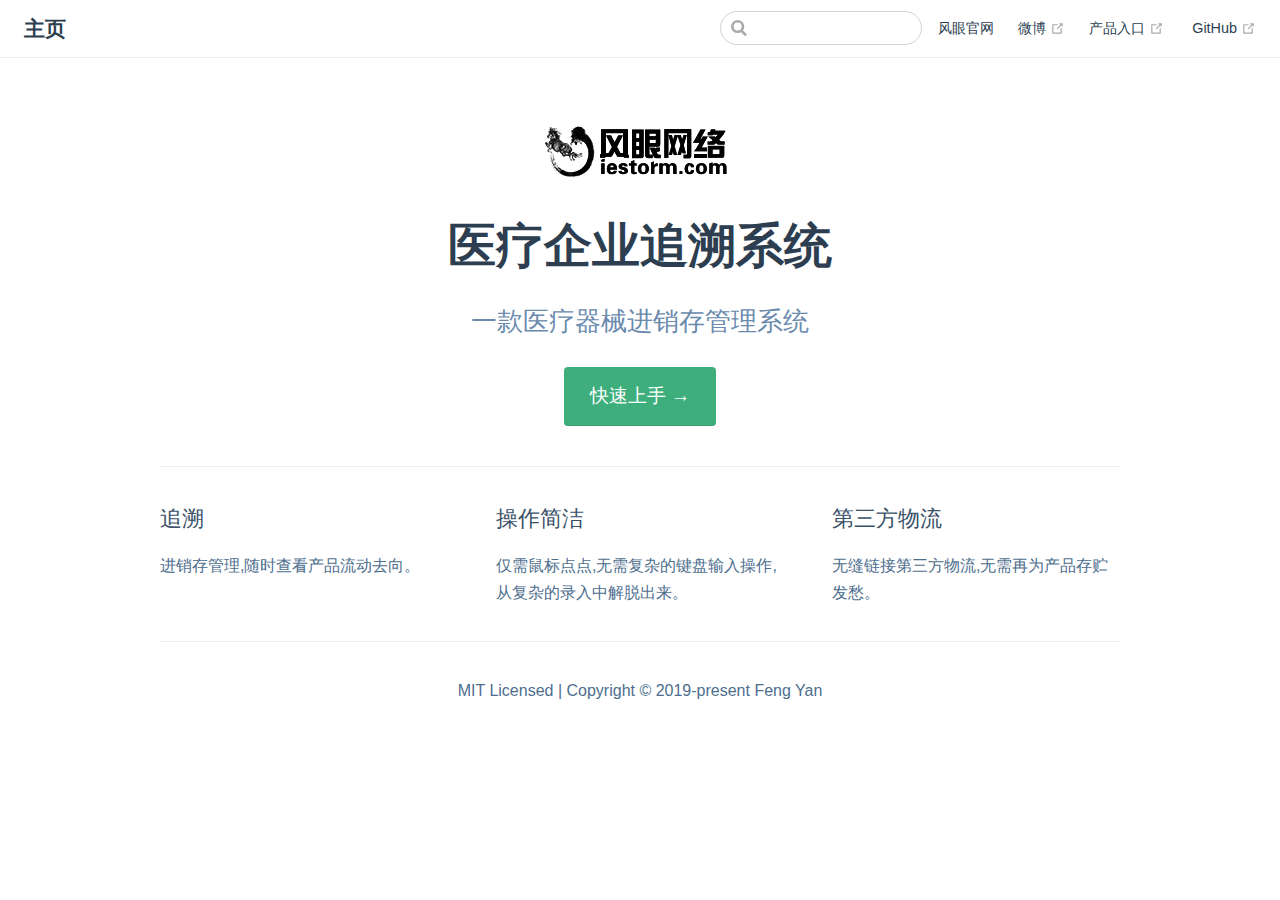
<file: index.html>
<!DOCTYPE html>
<html lang="en-US">
  <head>
    <meta charset="utf-8">
    <meta name="viewport" content="width=device-width,initial-scale=1">
    <title>主页 </title>
    <meta name="description" content="产品">
    <link rel="icon" href="/img/logo.ico">
  <link rel="manifest" href="/manifest.json">
    
    <link rel="preload" href="/assets/css/0.styles.e28fe778.css" as="style"><link rel="preload" href="/assets/js/app.84dbff72.js" as="script"><link rel="preload" href="/assets/js/2.32595f98.js" as="script"><link rel="preload" href="/assets/js/5.106cbb4d.js" as="script"><link rel="prefetch" href="/assets/js/10.2a2b4bef.js"><link rel="prefetch" href="/assets/js/11.96fce5ef.js"><link rel="prefetch" href="/assets/js/12.cdeb348d.js"><link rel="prefetch" href="/assets/js/13.ec492c1f.js"><link rel="prefetch" href="/assets/js/14.ee8ceb31.js"><link rel="prefetch" href="/assets/js/15.6589ce92.js"><link rel="prefetch" href="/assets/js/16.7a00c61c.js"><link rel="prefetch" href="/assets/js/17.88dc93c5.js"><link rel="prefetch" href="/assets/js/18.4b092754.js"><link rel="prefetch" href="/assets/js/3.14e93fb4.js"><link rel="prefetch" href="/assets/js/4.d92877c6.js"><link rel="prefetch" href="/assets/js/6.a04993eb.js"><link rel="prefetch" href="/assets/js/7.94f4617a.js"><link rel="prefetch" href="/assets/js/8.eeb38d3f.js"><link rel="prefetch" href="/assets/js/9.c5b8bfd7.js">
    <link rel="stylesheet" href="/assets/css/0.styles.e28fe778.css">
  </head>
  <body>
    <div id="app" data-server-rendered="true"><div class="theme-container no-sidebar"><header class="navbar"><div class="sidebar-button"><svg xmlns="http://www.w3.org/2000/svg" aria-hidden="true" role="img" viewBox="0 0 448 512" class="icon"><path fill="currentColor" d="M436 124H12c-6.627 0-12-5.373-12-12V80c0-6.627 5.373-12 12-12h424c6.627 0 12 5.373 12 12v32c0 6.627-5.373 12-12 12zm0 160H12c-6.627 0-12-5.373-12-12v-32c0-6.627 5.373-12 12-12h424c6.627 0 12 5.373 12 12v32c0 6.627-5.373 12-12 12zm0 160H12c-6.627 0-12-5.373-12-12v-32c0-6.627 5.373-12 12-12h424c6.627 0 12 5.373 12 12v32c0 6.627-5.373 12-12 12z"></path></svg></div> <a href="/" class="home-link router-link-exact-active router-link-active"><!----> <span class="site-name">主页</span></a> <div class="links"><div class="search-box"><input aria-label="Search" autocomplete="off" spellcheck="false" value=""> <!----></div> <nav class="nav-links can-hide"><div class="nav-item"><a href="/accumulate/" class="nav-link">风眼官网</a></div><div class="nav-item"><a href="https://baidu.com" target="_blank" rel="noopener noreferrer" class="nav-link external">
  微博
  <svg xmlns="http://www.w3.org/2000/svg" aria-hidden="true" x="0px" y="0px" viewBox="0 0 100 100" width="15" height="15" class="icon outbound"><path fill="currentColor" d="M18.8,85.1h56l0,0c2.2,0,4-1.8,4-4v-32h-8v28h-48v-48h28v-8h-32l0,0c-2.2,0-4,1.8-4,4v56C14.8,83.3,16.6,85.1,18.8,85.1z"></path> <polygon fill="currentColor" points="45.7,48.7 51.3,54.3 77.2,28.5 77.2,37.2 85.2,37.2 85.2,14.9 62.8,14.9 62.8,22.9 71.5,22.9"></polygon></svg></a></div><div class="nav-item"><a href="http://192.168.0.105" target="_blank" rel="noopener noreferrer" class="nav-link external">
  产品入口
  <svg xmlns="http://www.w3.org/2000/svg" aria-hidden="true" x="0px" y="0px" viewBox="0 0 100 100" width="15" height="15" class="icon outbound"><path fill="currentColor" d="M18.8,85.1h56l0,0c2.2,0,4-1.8,4-4v-32h-8v28h-48v-48h28v-8h-32l0,0c-2.2,0-4,1.8-4,4v56C14.8,83.3,16.6,85.1,18.8,85.1z"></path> <polygon fill="currentColor" points="45.7,48.7 51.3,54.3 77.2,28.5 77.2,37.2 85.2,37.2 85.2,14.9 62.8,14.9 62.8,22.9 71.5,22.9"></polygon></svg></a></div> <a href="https://github.com/shangHaiFengYan/softwareGuide/" target="_blank" rel="noopener noreferrer" class="repo-link">
    GitHub
    <svg xmlns="http://www.w3.org/2000/svg" aria-hidden="true" x="0px" y="0px" viewBox="0 0 100 100" width="15" height="15" class="icon outbound"><path fill="currentColor" d="M18.8,85.1h56l0,0c2.2,0,4-1.8,4-4v-32h-8v28h-48v-48h28v-8h-32l0,0c-2.2,0-4,1.8-4,4v56C14.8,83.3,16.6,85.1,18.8,85.1z"></path> <polygon fill="currentColor" points="45.7,48.7 51.3,54.3 77.2,28.5 77.2,37.2 85.2,37.2 85.2,14.9 62.8,14.9 62.8,22.9 71.5,22.9"></polygon></svg></a></nav></div></header> <div class="sidebar-mask"></div> <aside class="sidebar"><nav class="nav-links"><div class="nav-item"><a href="/accumulate/" class="nav-link">风眼官网</a></div><div class="nav-item"><a href="https://baidu.com" target="_blank" rel="noopener noreferrer" class="nav-link external">
  微博
  <svg xmlns="http://www.w3.org/2000/svg" aria-hidden="true" x="0px" y="0px" viewBox="0 0 100 100" width="15" height="15" class="icon outbound"><path fill="currentColor" d="M18.8,85.1h56l0,0c2.2,0,4-1.8,4-4v-32h-8v28h-48v-48h28v-8h-32l0,0c-2.2,0-4,1.8-4,4v56C14.8,83.3,16.6,85.1,18.8,85.1z"></path> <polygon fill="currentColor" points="45.7,48.7 51.3,54.3 77.2,28.5 77.2,37.2 85.2,37.2 85.2,14.9 62.8,14.9 62.8,22.9 71.5,22.9"></polygon></svg></a></div><div class="nav-item"><a href="http://192.168.0.105" target="_blank" rel="noopener noreferrer" class="nav-link external">
  产品入口
  <svg xmlns="http://www.w3.org/2000/svg" aria-hidden="true" x="0px" y="0px" viewBox="0 0 100 100" width="15" height="15" class="icon outbound"><path fill="currentColor" d="M18.8,85.1h56l0,0c2.2,0,4-1.8,4-4v-32h-8v28h-48v-48h28v-8h-32l0,0c-2.2,0-4,1.8-4,4v56C14.8,83.3,16.6,85.1,18.8,85.1z"></path> <polygon fill="currentColor" points="45.7,48.7 51.3,54.3 77.2,28.5 77.2,37.2 85.2,37.2 85.2,14.9 62.8,14.9 62.8,22.9 71.5,22.9"></polygon></svg></a></div> <a href="https://github.com/shangHaiFengYan/softwareGuide/" target="_blank" rel="noopener noreferrer" class="repo-link">
    GitHub
    <svg xmlns="http://www.w3.org/2000/svg" aria-hidden="true" x="0px" y="0px" viewBox="0 0 100 100" width="15" height="15" class="icon outbound"><path fill="currentColor" d="M18.8,85.1h56l0,0c2.2,0,4-1.8,4-4v-32h-8v28h-48v-48h28v-8h-32l0,0c-2.2,0-4,1.8-4,4v56C14.8,83.3,16.6,85.1,18.8,85.1z"></path> <polygon fill="currentColor" points="45.7,48.7 51.3,54.3 77.2,28.5 77.2,37.2 85.2,37.2 85.2,14.9 62.8,14.9 62.8,22.9 71.5,22.9"></polygon></svg></a></nav>  <!----> </aside> <main aria-labelledby="main-title" class="home"><header class="hero"><img src="/hero.png" alt="hero"> <h1 id="main-title">医疗企业追溯系统</h1> <p class="description">
      一款医疗器械进销存管理系统
    </p> <p class="action"><a href="/guide/" class="nav-link action-button">快速上手 →</a></p></header> <div class="features"><div class="feature"><h2>追溯</h2> <p>进销存管理,随时查看产品流动去向。</p></div><div class="feature"><h2>操作简洁</h2> <p>仅需鼠标点点,无需复杂的键盘输入操作,从复杂的录入中解脱出来。</p></div><div class="feature"><h2>第三方物流</h2> <p>无缝链接第三方物流,无需再为产品存贮发愁。</p></div></div> <div class="theme-default-content custom content__default"></div> <div class="footer">
    MIT Licensed | Copyright © 2019-present Feng Yan
  </div></main></div><div class="global-ui"></div></div>
    <script src="/assets/js/app.84dbff72.js" defer></script><script src="/assets/js/2.32595f98.js" defer></script><script src="/assets/js/5.106cbb4d.js" defer></script>
  </body>
</html>
</file>
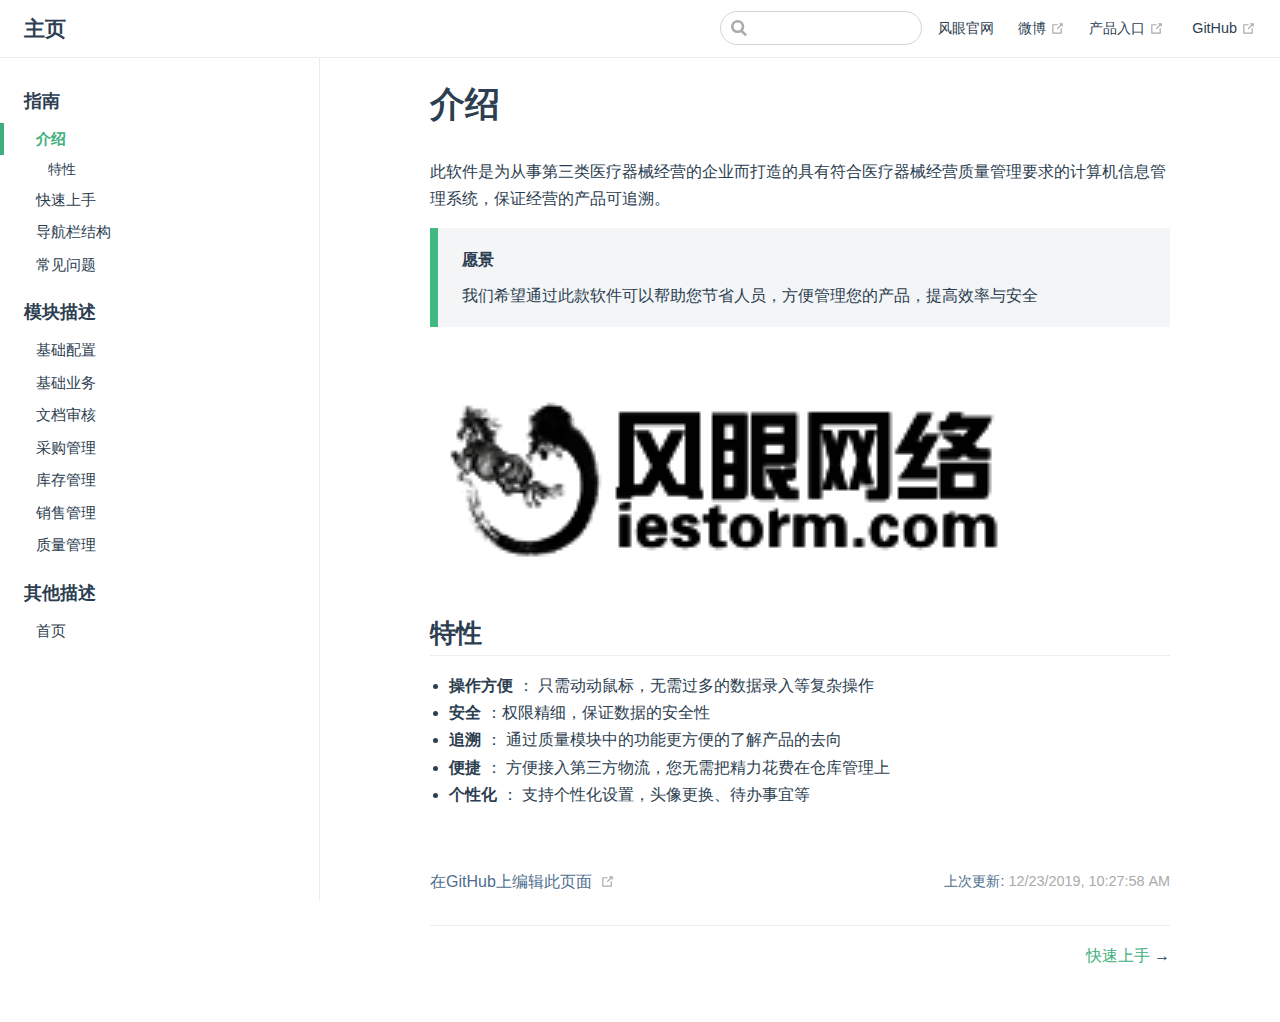
<file: guide/index.html>
<!DOCTYPE html>
<html lang="en-US">
  <head>
    <meta charset="utf-8">
    <meta name="viewport" content="width=device-width,initial-scale=1">
    <title>介绍 | 主页</title>
    <meta name="description" content="产品">
    <link rel="icon" href="/img/logo.ico">
  <link rel="manifest" href="/manifest.json">
    
    <link rel="preload" href="/assets/css/0.styles.e28fe778.css" as="style"><link rel="preload" href="/assets/js/app.84dbff72.js" as="script"><link rel="preload" href="/assets/js/2.32595f98.js" as="script"><link rel="preload" href="/assets/js/7.94f4617a.js" as="script"><link rel="prefetch" href="/assets/js/10.2a2b4bef.js"><link rel="prefetch" href="/assets/js/11.96fce5ef.js"><link rel="prefetch" href="/assets/js/12.cdeb348d.js"><link rel="prefetch" href="/assets/js/13.ec492c1f.js"><link rel="prefetch" href="/assets/js/14.ee8ceb31.js"><link rel="prefetch" href="/assets/js/15.6589ce92.js"><link rel="prefetch" href="/assets/js/16.7a00c61c.js"><link rel="prefetch" href="/assets/js/17.88dc93c5.js"><link rel="prefetch" href="/assets/js/18.4b092754.js"><link rel="prefetch" href="/assets/js/3.14e93fb4.js"><link rel="prefetch" href="/assets/js/4.d92877c6.js"><link rel="prefetch" href="/assets/js/5.106cbb4d.js"><link rel="prefetch" href="/assets/js/6.a04993eb.js"><link rel="prefetch" href="/assets/js/8.eeb38d3f.js"><link rel="prefetch" href="/assets/js/9.c5b8bfd7.js">
    <link rel="stylesheet" href="/assets/css/0.styles.e28fe778.css">
  </head>
  <body>
    <div id="app" data-server-rendered="true"><div class="theme-container"><header class="navbar"><div class="sidebar-button"><svg xmlns="http://www.w3.org/2000/svg" aria-hidden="true" role="img" viewBox="0 0 448 512" class="icon"><path fill="currentColor" d="M436 124H12c-6.627 0-12-5.373-12-12V80c0-6.627 5.373-12 12-12h424c6.627 0 12 5.373 12 12v32c0 6.627-5.373 12-12 12zm0 160H12c-6.627 0-12-5.373-12-12v-32c0-6.627 5.373-12 12-12h424c6.627 0 12 5.373 12 12v32c0 6.627-5.373 12-12 12zm0 160H12c-6.627 0-12-5.373-12-12v-32c0-6.627 5.373-12 12-12h424c6.627 0 12 5.373 12 12v32c0 6.627-5.373 12-12 12z"></path></svg></div> <a href="/" class="home-link router-link-active"><!----> <span class="site-name">主页</span></a> <div class="links"><div class="search-box"><input aria-label="Search" autocomplete="off" spellcheck="false" value=""> <!----></div> <nav class="nav-links can-hide"><div class="nav-item"><a href="/accumulate/" class="nav-link">风眼官网</a></div><div class="nav-item"><a href="https://baidu.com" target="_blank" rel="noopener noreferrer" class="nav-link external">
  微博
  <svg xmlns="http://www.w3.org/2000/svg" aria-hidden="true" x="0px" y="0px" viewBox="0 0 100 100" width="15" height="15" class="icon outbound"><path fill="currentColor" d="M18.8,85.1h56l0,0c2.2,0,4-1.8,4-4v-32h-8v28h-48v-48h28v-8h-32l0,0c-2.2,0-4,1.8-4,4v56C14.8,83.3,16.6,85.1,18.8,85.1z"></path> <polygon fill="currentColor" points="45.7,48.7 51.3,54.3 77.2,28.5 77.2,37.2 85.2,37.2 85.2,14.9 62.8,14.9 62.8,22.9 71.5,22.9"></polygon></svg></a></div><div class="nav-item"><a href="http://192.168.0.105" target="_blank" rel="noopener noreferrer" class="nav-link external">
  产品入口
  <svg xmlns="http://www.w3.org/2000/svg" aria-hidden="true" x="0px" y="0px" viewBox="0 0 100 100" width="15" height="15" class="icon outbound"><path fill="currentColor" d="M18.8,85.1h56l0,0c2.2,0,4-1.8,4-4v-32h-8v28h-48v-48h28v-8h-32l0,0c-2.2,0-4,1.8-4,4v56C14.8,83.3,16.6,85.1,18.8,85.1z"></path> <polygon fill="currentColor" points="45.7,48.7 51.3,54.3 77.2,28.5 77.2,37.2 85.2,37.2 85.2,14.9 62.8,14.9 62.8,22.9 71.5,22.9"></polygon></svg></a></div> <a href="https://github.com/shangHaiFengYan/softwareGuide/" target="_blank" rel="noopener noreferrer" class="repo-link">
    GitHub
    <svg xmlns="http://www.w3.org/2000/svg" aria-hidden="true" x="0px" y="0px" viewBox="0 0 100 100" width="15" height="15" class="icon outbound"><path fill="currentColor" d="M18.8,85.1h56l0,0c2.2,0,4-1.8,4-4v-32h-8v28h-48v-48h28v-8h-32l0,0c-2.2,0-4,1.8-4,4v56C14.8,83.3,16.6,85.1,18.8,85.1z"></path> <polygon fill="currentColor" points="45.7,48.7 51.3,54.3 77.2,28.5 77.2,37.2 85.2,37.2 85.2,14.9 62.8,14.9 62.8,22.9 71.5,22.9"></polygon></svg></a></nav></div></header> <div class="sidebar-mask"></div> <aside class="sidebar"><nav class="nav-links"><div class="nav-item"><a href="/accumulate/" class="nav-link">风眼官网</a></div><div class="nav-item"><a href="https://baidu.com" target="_blank" rel="noopener noreferrer" class="nav-link external">
  微博
  <svg xmlns="http://www.w3.org/2000/svg" aria-hidden="true" x="0px" y="0px" viewBox="0 0 100 100" width="15" height="15" class="icon outbound"><path fill="currentColor" d="M18.8,85.1h56l0,0c2.2,0,4-1.8,4-4v-32h-8v28h-48v-48h28v-8h-32l0,0c-2.2,0-4,1.8-4,4v56C14.8,83.3,16.6,85.1,18.8,85.1z"></path> <polygon fill="currentColor" points="45.7,48.7 51.3,54.3 77.2,28.5 77.2,37.2 85.2,37.2 85.2,14.9 62.8,14.9 62.8,22.9 71.5,22.9"></polygon></svg></a></div><div class="nav-item"><a href="http://192.168.0.105" target="_blank" rel="noopener noreferrer" class="nav-link external">
  产品入口
  <svg xmlns="http://www.w3.org/2000/svg" aria-hidden="true" x="0px" y="0px" viewBox="0 0 100 100" width="15" height="15" class="icon outbound"><path fill="currentColor" d="M18.8,85.1h56l0,0c2.2,0,4-1.8,4-4v-32h-8v28h-48v-48h28v-8h-32l0,0c-2.2,0-4,1.8-4,4v56C14.8,83.3,16.6,85.1,18.8,85.1z"></path> <polygon fill="currentColor" points="45.7,48.7 51.3,54.3 77.2,28.5 77.2,37.2 85.2,37.2 85.2,14.9 62.8,14.9 62.8,22.9 71.5,22.9"></polygon></svg></a></div> <a href="https://github.com/shangHaiFengYan/softwareGuide/" target="_blank" rel="noopener noreferrer" class="repo-link">
    GitHub
    <svg xmlns="http://www.w3.org/2000/svg" aria-hidden="true" x="0px" y="0px" viewBox="0 0 100 100" width="15" height="15" class="icon outbound"><path fill="currentColor" d="M18.8,85.1h56l0,0c2.2,0,4-1.8,4-4v-32h-8v28h-48v-48h28v-8h-32l0,0c-2.2,0-4,1.8-4,4v56C14.8,83.3,16.6,85.1,18.8,85.1z"></path> <polygon fill="currentColor" points="45.7,48.7 51.3,54.3 77.2,28.5 77.2,37.2 85.2,37.2 85.2,14.9 62.8,14.9 62.8,22.9 71.5,22.9"></polygon></svg></a></nav>  <ul class="sidebar-links"><li><section class="sidebar-group depth-0"><p class="sidebar-heading open"><span>指南</span> <!----></p> <ul class="sidebar-links sidebar-group-items"><li><a href="/guide/" class="active sidebar-link">介绍</a><ul class="sidebar-sub-headers"><li class="sidebar-sub-header"><a href="/guide/#特性" class="sidebar-link">特性</a></li></ul></li><li><a href="/guide/quick-start.html" class="sidebar-link">快速上手</a></li><li><a href="/guide/directory-structure.html" class="sidebar-link">导航栏结构</a></li><li><a href="/guide/FAQ.html" class="sidebar-link">常见问题</a></li></ul></section></li><li><section class="sidebar-group depth-0"><p class="sidebar-heading"><span>模块描述</span> <!----></p> <ul class="sidebar-links sidebar-group-items"><li><a href="/guide/base-config.html" class="sidebar-link">基础配置</a></li><li><a href="/guide/base-business.html" class="sidebar-link">基础业务</a></li><li><a href="/guide/document-review.html" class="sidebar-link">文档审核</a></li><li><a href="/guide/purchase.html" class="sidebar-link">采购管理</a></li><li><a href="/guide/inventory.html" class="sidebar-link">库存管理</a></li><li><a href="/guide/sale.html" class="sidebar-link">销售管理</a></li><li><a href="/guide/quality.html" class="sidebar-link">质量管理</a></li></ul></section></li><li><section class="sidebar-group depth-0"><p class="sidebar-heading"><span>其他描述</span> <!----></p> <ul class="sidebar-links sidebar-group-items"><li><a href="/guide/other-operate-one.html" class="sidebar-link">首页</a></li></ul></section></li></ul> </aside> <main class="page"> <div class="theme-default-content content__default"><h1 id="介绍"><a href="#介绍" class="header-anchor">#</a> 介绍</h1> <p>此软件是为从事第三类医疗器械经营的企业而打造的具有符合医疗器械经营质量管理要求的计算机信息管理系统，保证经营的产品可追溯。</p> <div class="custom-block tip"><p class="custom-block-title">愿景</p> <p>我们希望通过此款软件可以帮助您节省人员，方便管理您的产品，提高效率与安全</p></div> <img src="\hero.png" alt="alt logo" style="zoom:300%;text-align:center;"> <h2 id="特性"><a href="#特性" class="header-anchor">#</a> 特性</h2> <ul><li><strong>操作方便</strong> ： 只需动动鼠标，无需过多的数据录入等复杂操作</li> <li><strong>安全</strong> ：权限精细，保证数据的安全性</li> <li><strong>追溯</strong> ： 通过质量模块中的功能更方便的了解产品的去向</li> <li><strong>便捷</strong> ： 方便接入第三方物流，您无需把精力花费在仓库管理上</li> <li><strong>个性化</strong> ： 支持个性化设置，头像更换、待办事宜等</li></ul></div> <footer class="page-edit"><div class="edit-link"><a href="https://github.com/shangHaiFengYan/softwareGuide/edit/master/docs/guide/README.md" target="_blank" rel="noopener noreferrer">在GitHub上编辑此页面</a> <svg xmlns="http://www.w3.org/2000/svg" aria-hidden="true" x="0px" y="0px" viewBox="0 0 100 100" width="15" height="15" class="icon outbound"><path fill="currentColor" d="M18.8,85.1h56l0,0c2.2,0,4-1.8,4-4v-32h-8v28h-48v-48h28v-8h-32l0,0c-2.2,0-4,1.8-4,4v56C14.8,83.3,16.6,85.1,18.8,85.1z"></path> <polygon fill="currentColor" points="45.7,48.7 51.3,54.3 77.2,28.5 77.2,37.2 85.2,37.2 85.2,14.9 62.8,14.9 62.8,22.9 71.5,22.9"></polygon></svg></div> <div class="last-updated"><span class="prefix">上次更新:</span> <span class="time">12/23/2019, 10:27:58 AM</span></div></footer> <div class="page-nav"><p class="inner"><!----> <span class="next"><a href="/guide/quick-start.html">快速上手</a>
      →
    </span></p></div> </main></div><div class="global-ui"></div></div>
    <script src="/assets/js/app.84dbff72.js" defer></script><script src="/assets/js/2.32595f98.js" defer></script><script src="/assets/js/7.94f4617a.js" defer></script>
  </body>
</html>
</file>
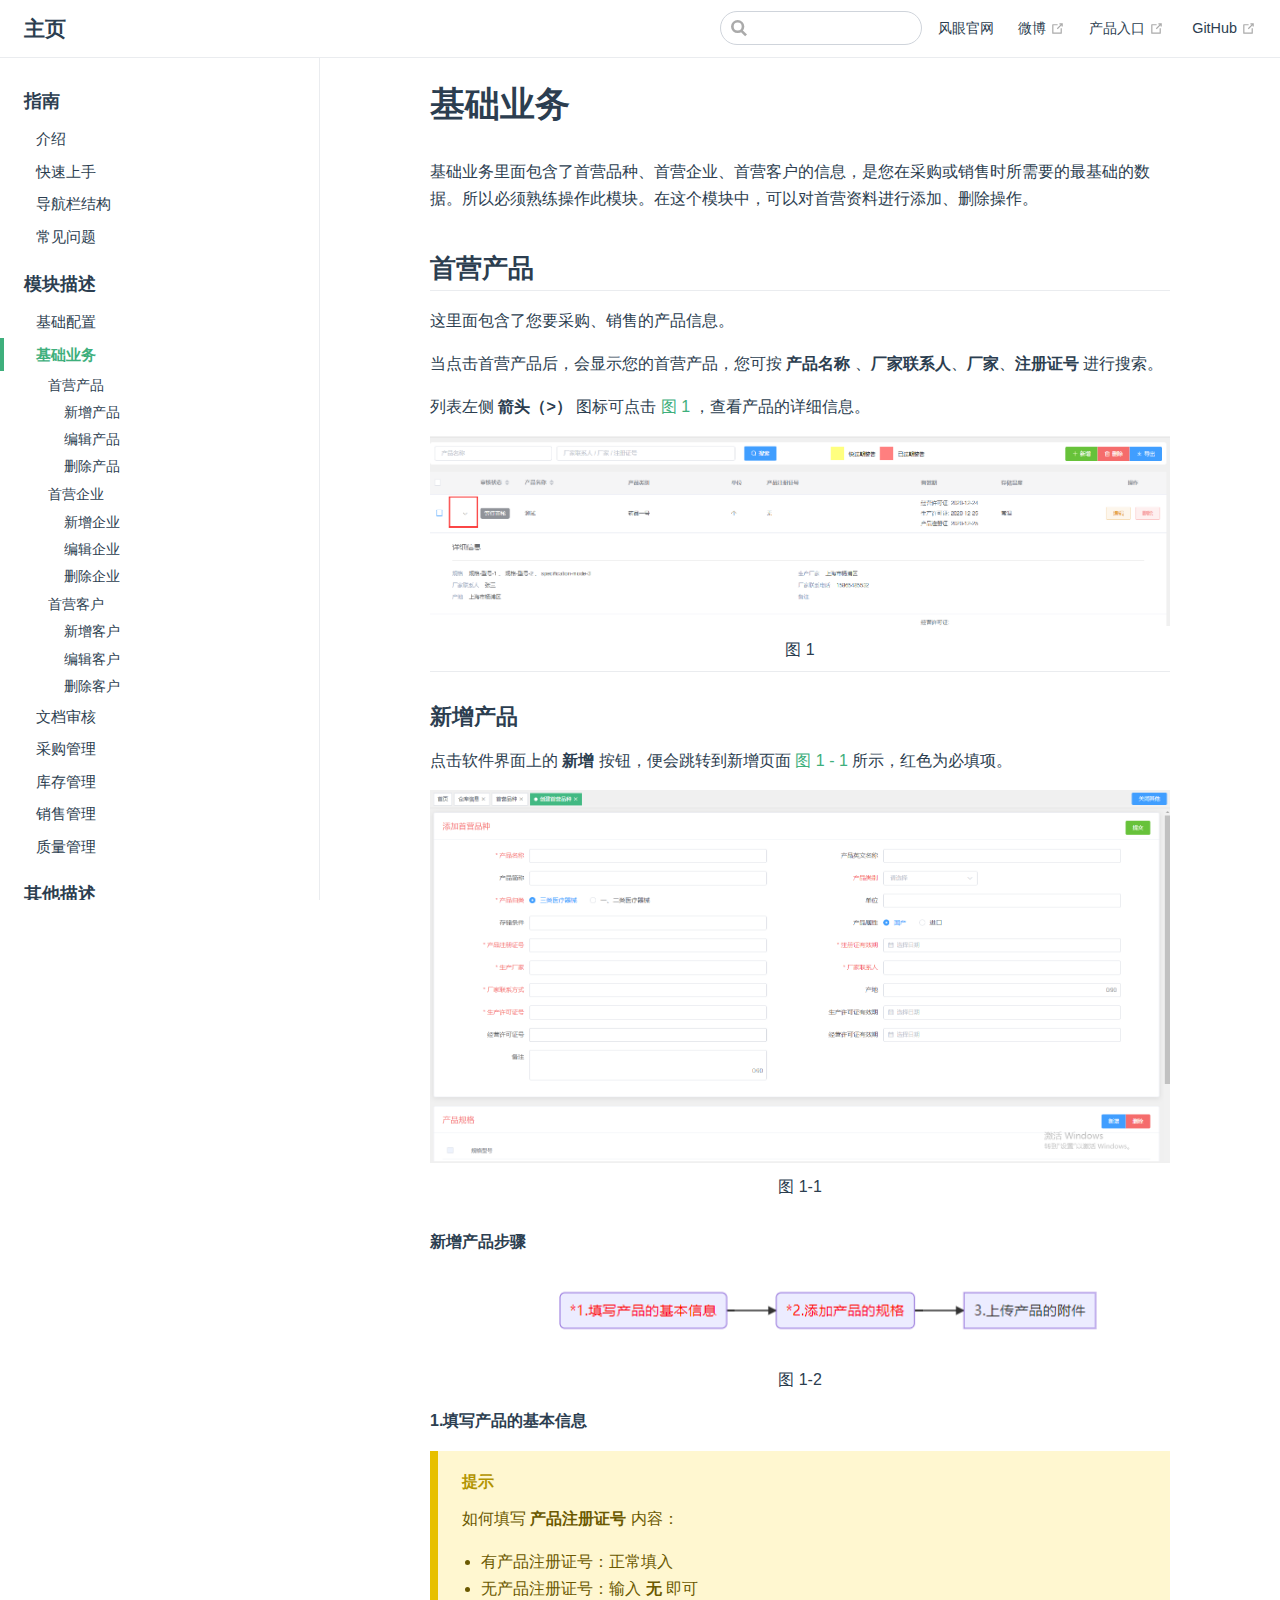
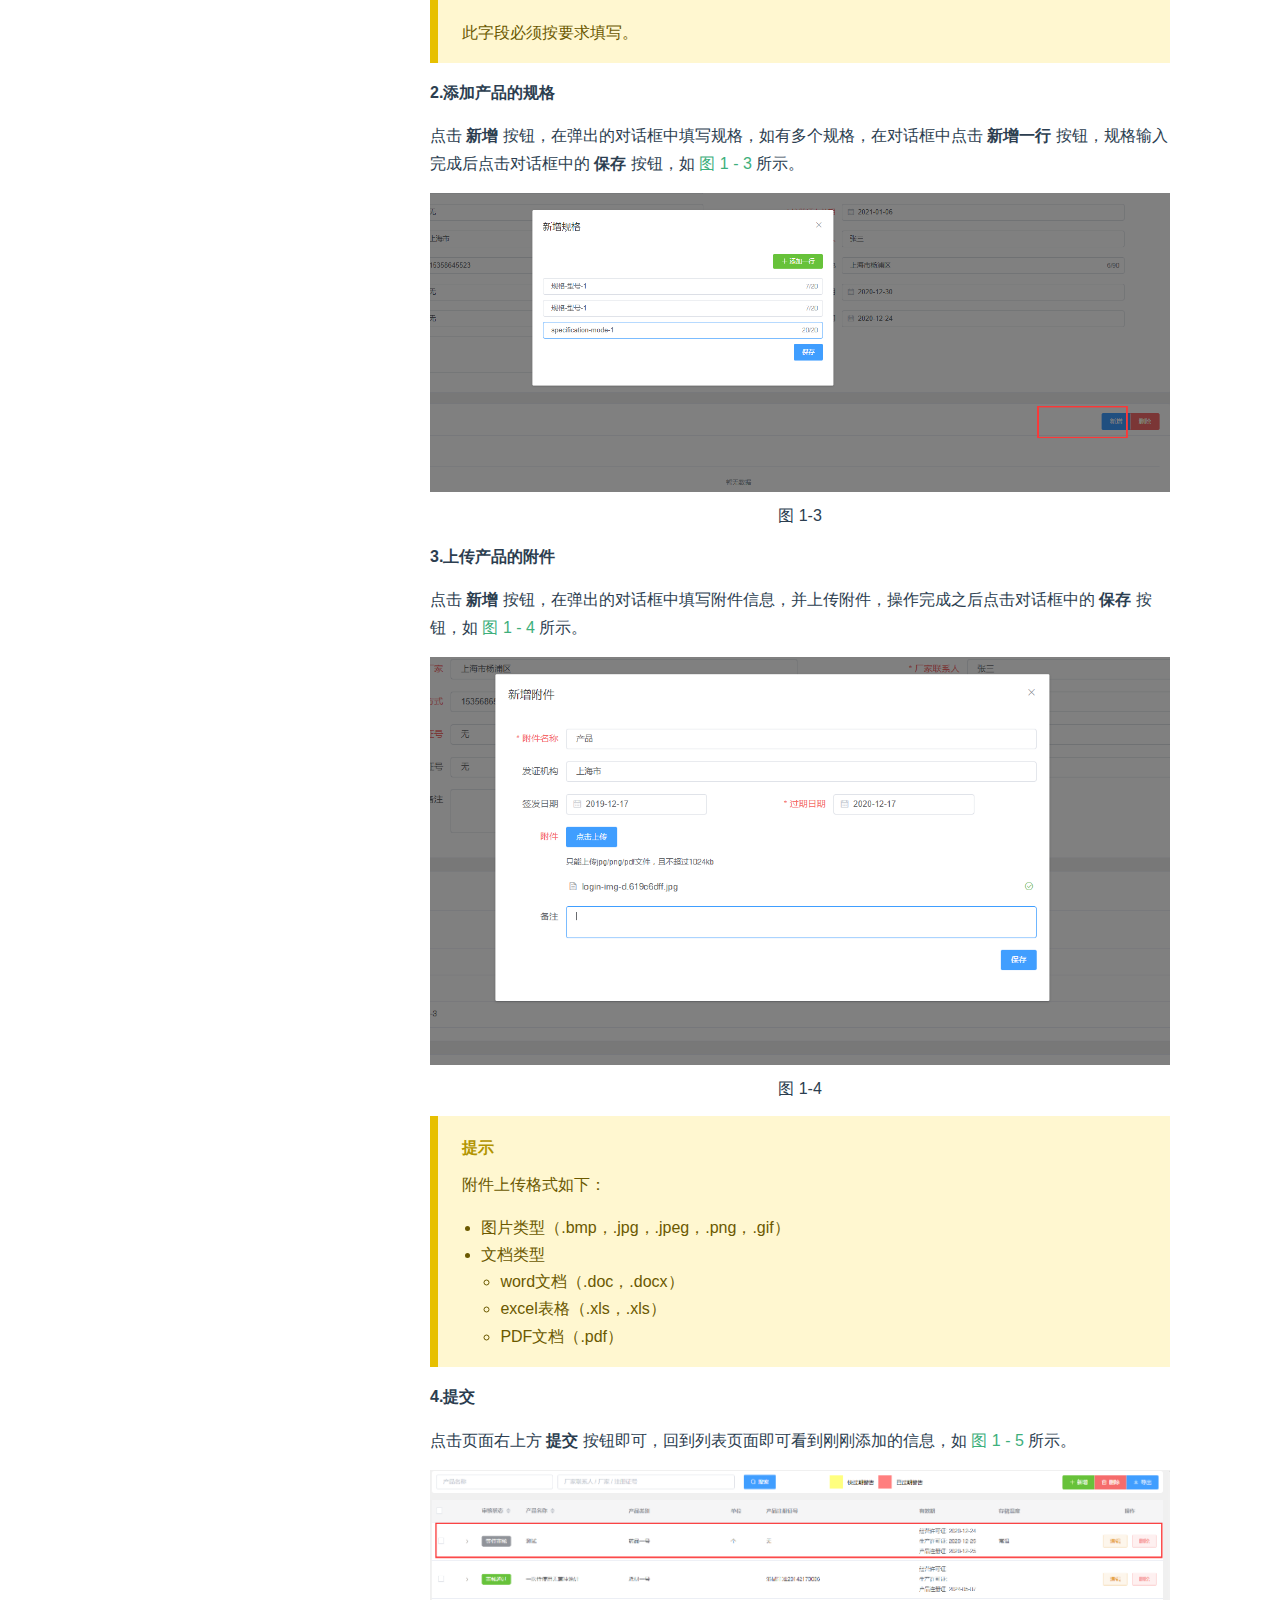
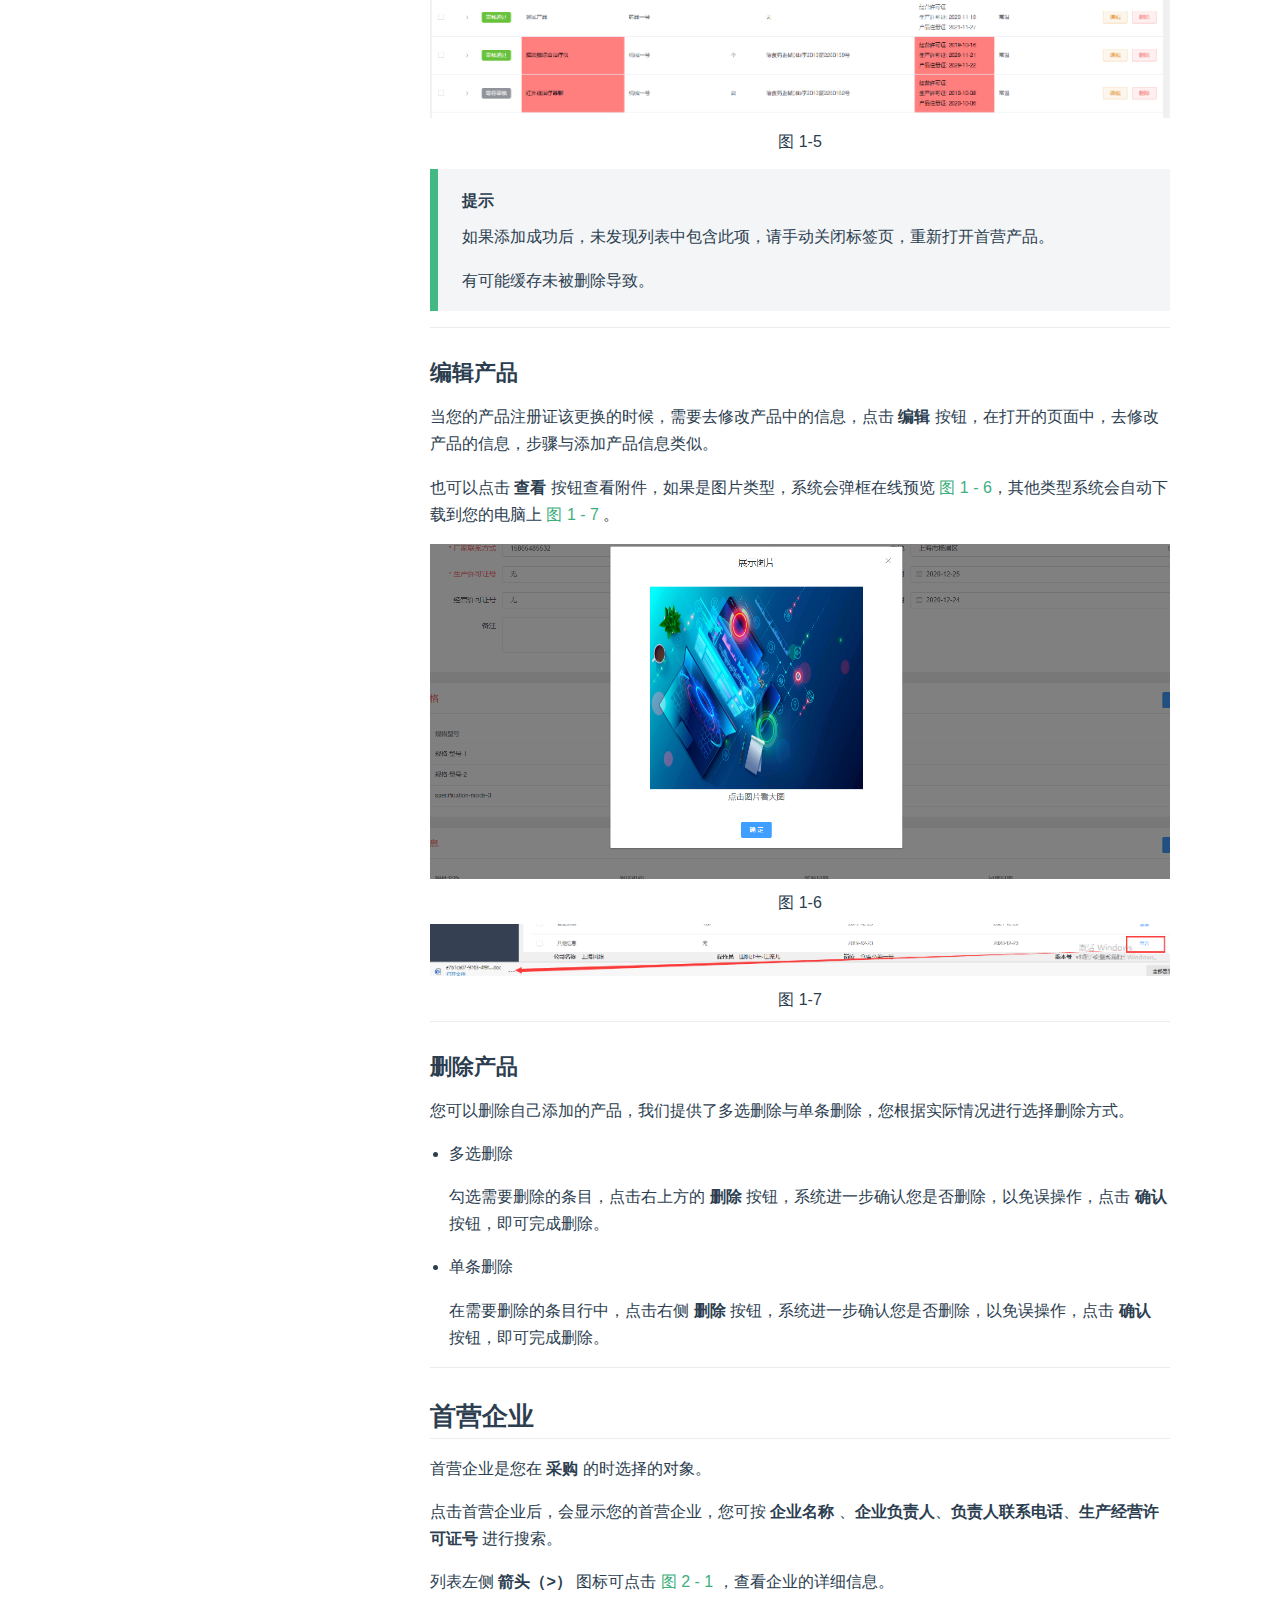
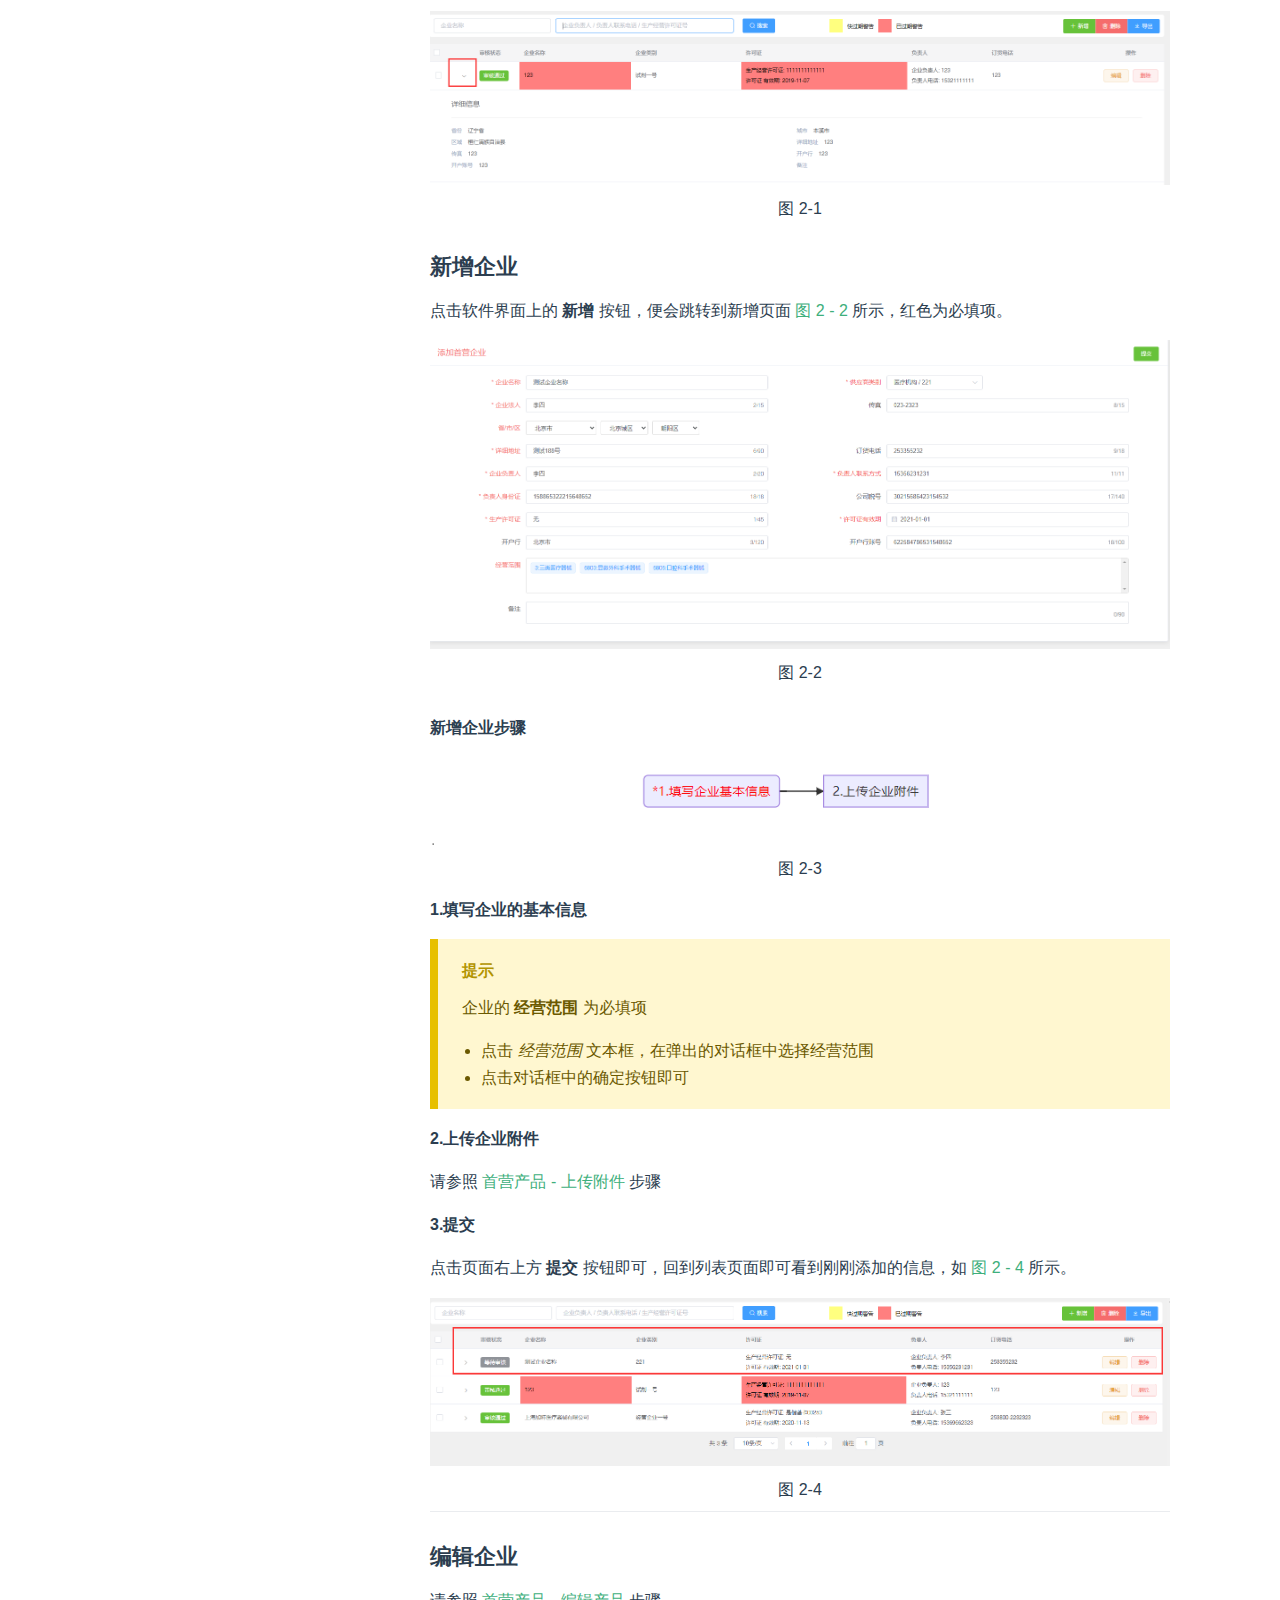
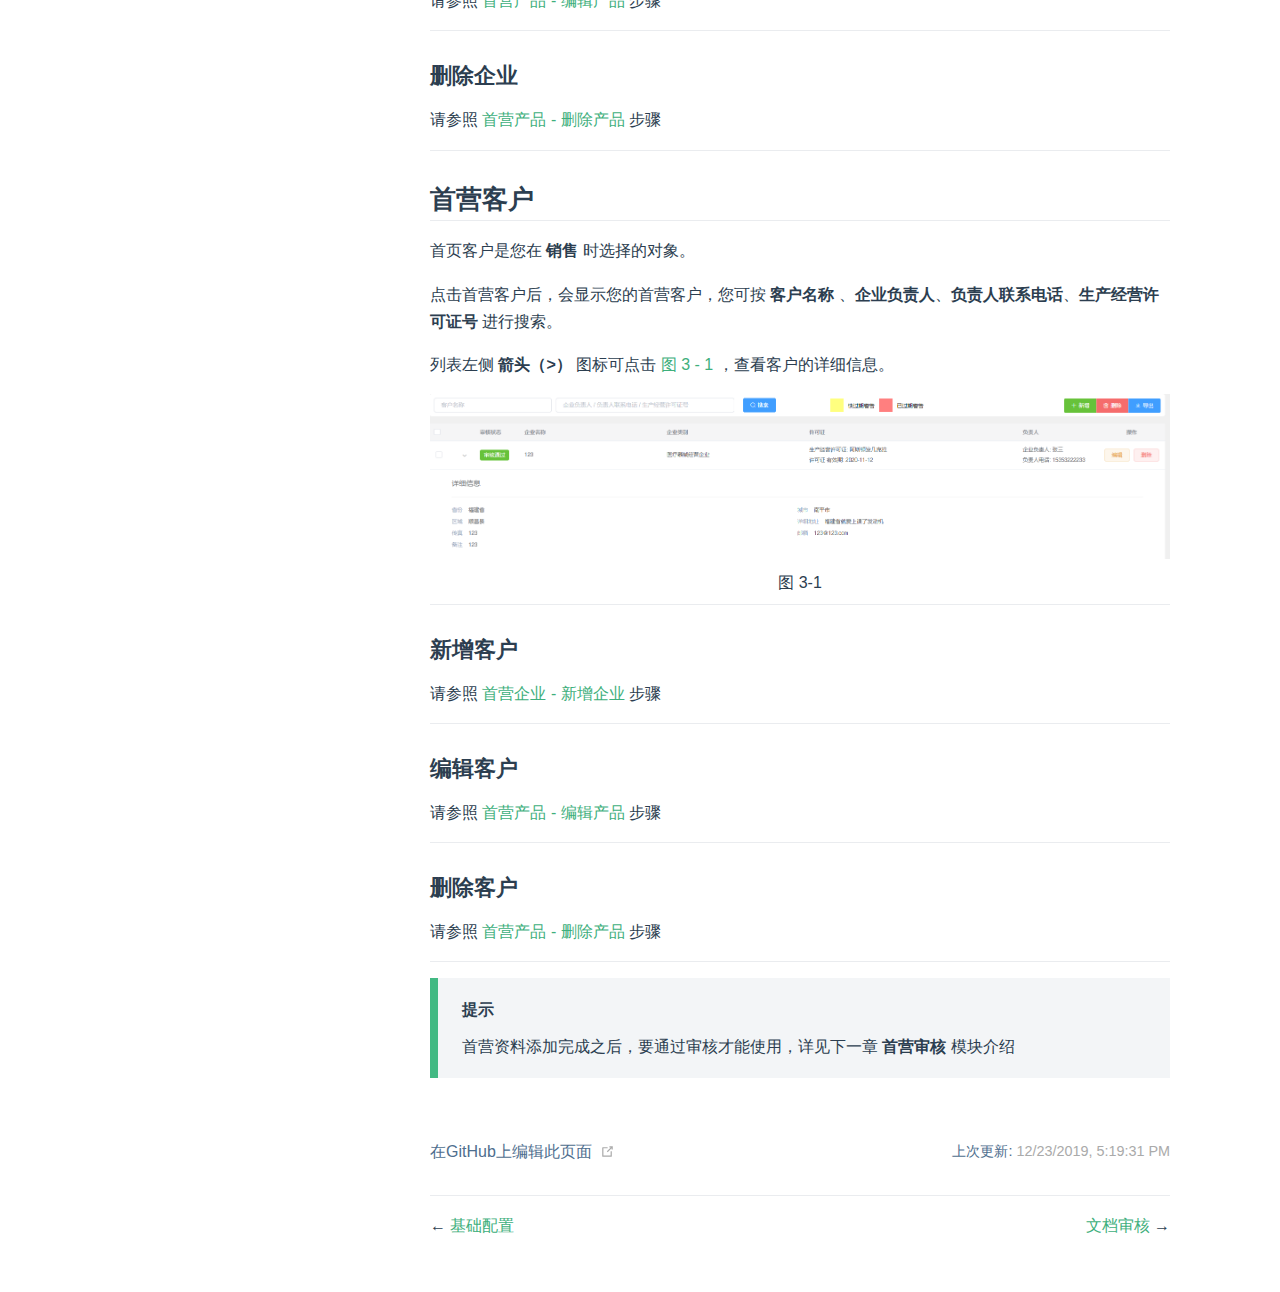
<file: guide/base-business.html>
<!DOCTYPE html>
<html lang="en-US">
  <head>
    <meta charset="utf-8">
    <meta name="viewport" content="width=device-width,initial-scale=1">
    <title>基础业务 | 主页</title>
    <meta name="description" content="产品">
    <link rel="icon" href="/img/logo.ico">
  <link rel="manifest" href="/manifest.json">
    
    <link rel="preload" href="/assets/css/0.styles.e28fe778.css" as="style"><link rel="preload" href="/assets/js/app.84dbff72.js" as="script"><link rel="preload" href="/assets/js/2.32595f98.js" as="script"><link rel="preload" href="/assets/js/8.eeb38d3f.js" as="script"><link rel="prefetch" href="/assets/js/10.2a2b4bef.js"><link rel="prefetch" href="/assets/js/11.96fce5ef.js"><link rel="prefetch" href="/assets/js/12.cdeb348d.js"><link rel="prefetch" href="/assets/js/13.ec492c1f.js"><link rel="prefetch" href="/assets/js/14.ee8ceb31.js"><link rel="prefetch" href="/assets/js/15.6589ce92.js"><link rel="prefetch" href="/assets/js/16.7a00c61c.js"><link rel="prefetch" href="/assets/js/17.88dc93c5.js"><link rel="prefetch" href="/assets/js/18.4b092754.js"><link rel="prefetch" href="/assets/js/3.14e93fb4.js"><link rel="prefetch" href="/assets/js/4.d92877c6.js"><link rel="prefetch" href="/assets/js/5.106cbb4d.js"><link rel="prefetch" href="/assets/js/6.a04993eb.js"><link rel="prefetch" href="/assets/js/7.94f4617a.js"><link rel="prefetch" href="/assets/js/9.c5b8bfd7.js">
    <link rel="stylesheet" href="/assets/css/0.styles.e28fe778.css">
  </head>
  <body>
    <div id="app" data-server-rendered="true"><div class="theme-container"><header class="navbar"><div class="sidebar-button"><svg xmlns="http://www.w3.org/2000/svg" aria-hidden="true" role="img" viewBox="0 0 448 512" class="icon"><path fill="currentColor" d="M436 124H12c-6.627 0-12-5.373-12-12V80c0-6.627 5.373-12 12-12h424c6.627 0 12 5.373 12 12v32c0 6.627-5.373 12-12 12zm0 160H12c-6.627 0-12-5.373-12-12v-32c0-6.627 5.373-12 12-12h424c6.627 0 12 5.373 12 12v32c0 6.627-5.373 12-12 12zm0 160H12c-6.627 0-12-5.373-12-12v-32c0-6.627 5.373-12 12-12h424c6.627 0 12 5.373 12 12v32c0 6.627-5.373 12-12 12z"></path></svg></div> <a href="/" class="home-link router-link-active"><!----> <span class="site-name">主页</span></a> <div class="links"><div class="search-box"><input aria-label="Search" autocomplete="off" spellcheck="false" value=""> <!----></div> <nav class="nav-links can-hide"><div class="nav-item"><a href="/accumulate/" class="nav-link">风眼官网</a></div><div class="nav-item"><a href="https://baidu.com" target="_blank" rel="noopener noreferrer" class="nav-link external">
  微博
  <svg xmlns="http://www.w3.org/2000/svg" aria-hidden="true" x="0px" y="0px" viewBox="0 0 100 100" width="15" height="15" class="icon outbound"><path fill="currentColor" d="M18.8,85.1h56l0,0c2.2,0,4-1.8,4-4v-32h-8v28h-48v-48h28v-8h-32l0,0c-2.2,0-4,1.8-4,4v56C14.8,83.3,16.6,85.1,18.8,85.1z"></path> <polygon fill="currentColor" points="45.7,48.7 51.3,54.3 77.2,28.5 77.2,37.2 85.2,37.2 85.2,14.9 62.8,14.9 62.8,22.9 71.5,22.9"></polygon></svg></a></div><div class="nav-item"><a href="http://192.168.0.105" target="_blank" rel="noopener noreferrer" class="nav-link external">
  产品入口
  <svg xmlns="http://www.w3.org/2000/svg" aria-hidden="true" x="0px" y="0px" viewBox="0 0 100 100" width="15" height="15" class="icon outbound"><path fill="currentColor" d="M18.8,85.1h56l0,0c2.2,0,4-1.8,4-4v-32h-8v28h-48v-48h28v-8h-32l0,0c-2.2,0-4,1.8-4,4v56C14.8,83.3,16.6,85.1,18.8,85.1z"></path> <polygon fill="currentColor" points="45.7,48.7 51.3,54.3 77.2,28.5 77.2,37.2 85.2,37.2 85.2,14.9 62.8,14.9 62.8,22.9 71.5,22.9"></polygon></svg></a></div> <a href="https://github.com/shangHaiFengYan/softwareGuide/" target="_blank" rel="noopener noreferrer" class="repo-link">
    GitHub
    <svg xmlns="http://www.w3.org/2000/svg" aria-hidden="true" x="0px" y="0px" viewBox="0 0 100 100" width="15" height="15" class="icon outbound"><path fill="currentColor" d="M18.8,85.1h56l0,0c2.2,0,4-1.8,4-4v-32h-8v28h-48v-48h28v-8h-32l0,0c-2.2,0-4,1.8-4,4v56C14.8,83.3,16.6,85.1,18.8,85.1z"></path> <polygon fill="currentColor" points="45.7,48.7 51.3,54.3 77.2,28.5 77.2,37.2 85.2,37.2 85.2,14.9 62.8,14.9 62.8,22.9 71.5,22.9"></polygon></svg></a></nav></div></header> <div class="sidebar-mask"></div> <aside class="sidebar"><nav class="nav-links"><div class="nav-item"><a href="/accumulate/" class="nav-link">风眼官网</a></div><div class="nav-item"><a href="https://baidu.com" target="_blank" rel="noopener noreferrer" class="nav-link external">
  微博
  <svg xmlns="http://www.w3.org/2000/svg" aria-hidden="true" x="0px" y="0px" viewBox="0 0 100 100" width="15" height="15" class="icon outbound"><path fill="currentColor" d="M18.8,85.1h56l0,0c2.2,0,4-1.8,4-4v-32h-8v28h-48v-48h28v-8h-32l0,0c-2.2,0-4,1.8-4,4v56C14.8,83.3,16.6,85.1,18.8,85.1z"></path> <polygon fill="currentColor" points="45.7,48.7 51.3,54.3 77.2,28.5 77.2,37.2 85.2,37.2 85.2,14.9 62.8,14.9 62.8,22.9 71.5,22.9"></polygon></svg></a></div><div class="nav-item"><a href="http://192.168.0.105" target="_blank" rel="noopener noreferrer" class="nav-link external">
  产品入口
  <svg xmlns="http://www.w3.org/2000/svg" aria-hidden="true" x="0px" y="0px" viewBox="0 0 100 100" width="15" height="15" class="icon outbound"><path fill="currentColor" d="M18.8,85.1h56l0,0c2.2,0,4-1.8,4-4v-32h-8v28h-48v-48h28v-8h-32l0,0c-2.2,0-4,1.8-4,4v56C14.8,83.3,16.6,85.1,18.8,85.1z"></path> <polygon fill="currentColor" points="45.7,48.7 51.3,54.3 77.2,28.5 77.2,37.2 85.2,37.2 85.2,14.9 62.8,14.9 62.8,22.9 71.5,22.9"></polygon></svg></a></div> <a href="https://github.com/shangHaiFengYan/softwareGuide/" target="_blank" rel="noopener noreferrer" class="repo-link">
    GitHub
    <svg xmlns="http://www.w3.org/2000/svg" aria-hidden="true" x="0px" y="0px" viewBox="0 0 100 100" width="15" height="15" class="icon outbound"><path fill="currentColor" d="M18.8,85.1h56l0,0c2.2,0,4-1.8,4-4v-32h-8v28h-48v-48h28v-8h-32l0,0c-2.2,0-4,1.8-4,4v56C14.8,83.3,16.6,85.1,18.8,85.1z"></path> <polygon fill="currentColor" points="45.7,48.7 51.3,54.3 77.2,28.5 77.2,37.2 85.2,37.2 85.2,14.9 62.8,14.9 62.8,22.9 71.5,22.9"></polygon></svg></a></nav>  <ul class="sidebar-links"><li><section class="sidebar-group depth-0"><p class="sidebar-heading"><span>指南</span> <!----></p> <ul class="sidebar-links sidebar-group-items"><li><a href="/guide/" class="sidebar-link">介绍</a></li><li><a href="/guide/quick-start.html" class="sidebar-link">快速上手</a></li><li><a href="/guide/directory-structure.html" class="sidebar-link">导航栏结构</a></li><li><a href="/guide/FAQ.html" class="sidebar-link">常见问题</a></li></ul></section></li><li><section class="sidebar-group depth-0"><p class="sidebar-heading open"><span>模块描述</span> <!----></p> <ul class="sidebar-links sidebar-group-items"><li><a href="/guide/base-config.html" class="sidebar-link">基础配置</a></li><li><a href="/guide/base-business.html" class="active sidebar-link">基础业务</a><ul class="sidebar-sub-headers"><li class="sidebar-sub-header"><a href="/guide/base-business.html#首营产品" class="sidebar-link">首营产品</a><ul class="sidebar-sub-headers"><li class="sidebar-sub-header"><a href="/guide/base-business.html#新增产品" class="sidebar-link">新增产品</a></li><li class="sidebar-sub-header"><a href="/guide/base-business.html#编辑产品" class="sidebar-link">编辑产品</a></li><li class="sidebar-sub-header"><a href="/guide/base-business.html#删除产品" class="sidebar-link">删除产品</a></li></ul></li><li class="sidebar-sub-header"><a href="/guide/base-business.html#首营企业" class="sidebar-link">首营企业</a><ul class="sidebar-sub-headers"><li class="sidebar-sub-header"><a href="/guide/base-business.html#新增企业" class="sidebar-link">新增企业</a></li><li class="sidebar-sub-header"><a href="/guide/base-business.html#编辑企业" class="sidebar-link">编辑企业</a></li><li class="sidebar-sub-header"><a href="/guide/base-business.html#删除企业" class="sidebar-link">删除企业</a></li></ul></li><li class="sidebar-sub-header"><a href="/guide/base-business.html#首营客户" class="sidebar-link">首营客户</a><ul class="sidebar-sub-headers"><li class="sidebar-sub-header"><a href="/guide/base-business.html#新增客户" class="sidebar-link">新增客户</a></li><li class="sidebar-sub-header"><a href="/guide/base-business.html#编辑客户" class="sidebar-link">编辑客户</a></li><li class="sidebar-sub-header"><a href="/guide/base-business.html#删除客户" class="sidebar-link">删除客户</a></li></ul></li></ul></li><li><a href="/guide/document-review.html" class="sidebar-link">文档审核</a></li><li><a href="/guide/purchase.html" class="sidebar-link">采购管理</a></li><li><a href="/guide/inventory.html" class="sidebar-link">库存管理</a></li><li><a href="/guide/sale.html" class="sidebar-link">销售管理</a></li><li><a href="/guide/quality.html" class="sidebar-link">质量管理</a></li></ul></section></li><li><section class="sidebar-group depth-0"><p class="sidebar-heading"><span>其他描述</span> <!----></p> <ul class="sidebar-links sidebar-group-items"><li><a href="/guide/other-operate-one.html" class="sidebar-link">首页</a></li></ul></section></li></ul> </aside> <main class="page"> <div class="theme-default-content content__default"><h1 id="基础业务"><a href="#基础业务" class="header-anchor">#</a> 基础业务</h1> <p>基础业务里面包含了首营品种、首营企业、首营客户的信息，是您在采购或销售时所需要的最基础的数据。所以必须熟练操作此模块。在这个模块中，可以对首营资料进行添加、删除操作。</p> <h2 id="首营产品"><a href="#首营产品" class="header-anchor">#</a> 首营产品</h2> <p>这里面包含了您要采购、销售的产品信息。</p> <p>当点击首营产品后，会显示您的首营产品，您可按 <strong>产品名称</strong>  、<strong>厂家联系人</strong>、<strong>厂家</strong>、<strong>注册证号</strong> 进行搜索。</p> <p>列表左侧 <strong>箭头（&gt;）</strong> 图标可点击 <a href="/baseBusiness/1.0.png">图 1</a> ，查看产品的详细信息。</p> <div class="fy-show-img"><img src="/baseBusiness/1.0.png" alt="产品信息"> <span>图 1</span></div> <hr> <h3 id="新增产品"><a href="#新增产品" class="header-anchor">#</a> 新增产品</h3> <p>点击软件界面上的 <strong>新增</strong> 按钮，便会跳转到新增页面 <a href="/baseBusiness/1.1.png">图 1 - 1</a> 所示，红色为必填项。</p> <div class="fy-show-img"><img src="/baseBusiness/1.1.png" alt="产品信息"> <span>图 1-1</span></div> <h4 id="新增产品步骤"><a href="#新增产品步骤" class="header-anchor">#</a> 新增产品步骤</h4> <div class="fy-show-img"><img src="/baseBusiness/1.2.png" alt="新增产品信息步骤"> <span>图 1-2</span></div> <p><strong>1.填写产品的基本信息</strong></p> <div class="custom-block warning"><p class="custom-block-title">提示</p> <p>如何填写 <strong>产品注册证号</strong> 内容：</p> <ul><li>有产品注册证号：正常填入</li> <li>无产品注册证号：输入 <strong>无</strong> 即可</li></ul> <p>此字段必须按要求填写。</p></div> <p><strong>2.添加产品的规格</strong></p> <p>点击 <strong>新增</strong> 按钮，在弹出的对话框中填写规格，如有多个规格，在对话框中点击 <strong>新增一行</strong> 按钮，规格输入完成后点击对话框中的 <strong>保存</strong> 按钮，如 <a href="/baseBusiness/1.3.png">图 1 - 3</a> 所示。</p> <div class="fy-show-img"><img src="/baseBusiness/1.3.png" alt="产品信息-添加规格型号"> <span>图 1-3</span></div> <p><strong>3.上传产品的附件</strong></p> <p>点击 <strong>新增</strong> 按钮，在弹出的对话框中填写附件信息，并上传附件，操作完成之后点击对话框中的 <strong>保存</strong> 按钮，如 <a href="/baseBusiness/1.4.png">图 1 - 4</a> 所示。</p> <div class="fy-show-img"><img src="/baseBusiness/1.4.png" alt="产品信息-添加附件"> <span>图 1-4</span></div> <div class="custom-block warning"><p class="custom-block-title">提示</p> <p>附件上传格式如下：</p> <ul><li>图片类型（.bmp，.jpg，.jpeg，.png，.gif）</li> <li>文档类型
<ul><li>word文档（.doc，.docx）</li> <li>excel表格（.xls，.xls）</li> <li>PDF文档（.pdf）</li></ul></li></ul></div> <p><strong>4.提交</strong></p> <p>点击页面右上方 <strong>提交</strong> 按钮即可，回到列表页面即可看到刚刚添加的信息，如 <a href="/baseBusiness/1.5.png">图 1 - 5</a> 所示。</p> <div class="fy-show-img"><img src="/baseBusiness/1.5.png" alt="产品信息列表"> <span>图 1-5</span></div> <div class="custom-block tip"><p class="custom-block-title">提示</p> <p>如果添加成功后，未发现列表中包含此项，请手动关闭标签页，重新打开首营产品。</p> <p>有可能缓存未被删除导致。</p></div> <hr> <h3 id="编辑产品"><a href="#编辑产品" class="header-anchor">#</a> 编辑产品</h3> <p>当您的产品注册证该更换的时候，需要去修改产品中的信息，点击 <strong>编辑</strong> 按钮，在打开的页面中，去修改产品的信息，步骤与添加产品信息类似。</p> <p>也可以点击 <strong>查看</strong> 按钮查看附件，如果是图片类型，系统会弹框在线预览 <a href="/baseBusiness/1.6.png">图 1 - 6</a>，其他类型系统会自动下载到您的电脑上 <a href="/baseBusiness/1.7.png">图 1 - 7</a> 。</p> <div class="fy-show-img"><img src="/baseBusiness/1.6.png" alt="产品信息-查看附件"> <span>图 1-6</span></div> <div class="fy-show-img"><img src="/baseBusiness/1.7.png" alt="产品信息-查看附件"> <span>图 1-7</span></div> <hr> <h3 id="删除产品"><a href="#删除产品" class="header-anchor">#</a> 删除产品</h3> <p>您可以删除自己添加的产品，我们提供了多选删除与单条删除，您根据实际情况进行选择删除方式。</p> <ul><li><p>多选删除</p> <p>勾选需要删除的条目，点击右上方的 <strong>删除</strong> 按钮，系统进一步确认您是否删除，以免误操作，点击 <strong>确认</strong> 按钮，即可完成删除。</p></li> <li><p>单条删除</p> <p>在需要删除的条目行中，点击右侧 <strong>删除</strong> 按钮，系统进一步确认您是否删除，以免误操作，点击 <strong>确认</strong> 按钮，即可完成删除。</p></li></ul> <hr> <h2 id="首营企业"><a href="#首营企业" class="header-anchor">#</a> 首营企业</h2> <p>首营企业是您在 <strong>采购</strong> 的时选择的对象。</p> <p>点击首营企业后，会显示您的首营企业，您可按 <strong>企业名称</strong> 、<strong>企业负责人</strong>、<strong>负责人联系电话</strong>、<strong>生产经营许可证号</strong> 进行搜索。</p> <p>列表左侧 <strong>箭头（&gt;）</strong> 图标可点击 <a href="/baseBusiness/2.1.png">图 2 - 1</a> ，查看企业的详细信息。</p> <div class="fy-show-img"><img src="/baseBusiness/2.1.png" alt="企业信息"> <span>图 2-1</span></div> <h3 id="新增企业"><a href="#新增企业" class="header-anchor">#</a> 新增企业</h3> <p>点击软件界面上的 <strong>新增</strong> 按钮，便会跳转到新增页面 <a href="/baseBusiness/2.2.png">图 2 - 2</a> 所示，红色为必填项。</p> <div class="fy-show-img"><img src="/baseBusiness/2.2.png" alt="企业信息-新增"> <span>图 2-2</span></div> <h4 id="新增企业步骤"><a href="#新增企业步骤" class="header-anchor">#</a> 新增企业步骤</h4> <div class="fy-show-img"><img src="/baseBusiness/2.3.png" alt="新增企业信息步骤"> <span>图 2-3</span></div> <p><strong>1.填写企业的基本信息</strong></p> <div class="custom-block warning"><p class="custom-block-title">提示</p> <p>企业的 <strong>经营范围</strong> 为必填项</p> <ul><li>点击 <em>经营范围</em>  文本框，在弹出的对话框中选择经营范围</li> <li>点击对话框中的确定按钮即可</li></ul></div> <p><strong>2.上传企业附件</strong></p> <p>请参照 <a href="/guide/base-business.html#新增产品">首营产品 - 上传附件</a> 步骤</p> <p><strong>3.提交</strong></p> <p>点击页面右上方 <strong>提交</strong> 按钮即可，回到列表页面即可看到刚刚添加的信息，如 <a href="/baseBusiness/2.4.png">图 2 - 4</a> 所示。</p> <div class="fy-show-img"><img src="/baseBusiness/2.4.png" alt="企业信息列表"> <span>图 2-4</span></div> <hr> <h3 id="编辑企业"><a href="#编辑企业" class="header-anchor">#</a> 编辑企业</h3> <p>请参照 <a href="/guide/base-business.html#编辑产品">首营产品 - 编辑产品</a>  步骤</p> <hr> <h3 id="删除企业"><a href="#删除企业" class="header-anchor">#</a> 删除企业</h3> <p>请参照 <a href="/guide/base-business.html#删除产品">首营产品 - 删除产品</a>  步骤</p> <hr> <h2 id="首营客户"><a href="#首营客户" class="header-anchor">#</a> 首营客户</h2> <p>首页客户是您在 <strong>销售</strong> 时选择的对象。</p> <p>点击首营客户后，会显示您的首营客户，您可按 <strong>客户名称</strong> 、<strong>企业负责人</strong>、<strong>负责人联系电话</strong>、<strong>生产经营许可证号</strong> 进行搜索。</p> <p>列表左侧 <strong>箭头（&gt;）</strong> 图标可点击 <a href="">图 3 - 1</a> ，查看客户的详细信息。</p> <div class="fy-show-img"><img src="/baseBusiness/3.1.png" alt="客户信息"> <span>图 3-1</span></div> <hr> <h3 id="新增客户"><a href="#新增客户" class="header-anchor">#</a> 新增客户</h3> <p>请参照 <a href="/guide/base-business.html#新增企业">首营企业 - 新增企业</a>  步骤</p> <hr> <h3 id="编辑客户"><a href="#编辑客户" class="header-anchor">#</a> 编辑客户</h3> <p>请参照 <a href="/guide/base-business.html#编辑产品">首营产品 - 编辑产品</a>  步骤</p> <hr> <h3 id="删除客户"><a href="#删除客户" class="header-anchor">#</a> 删除客户</h3> <p>请参照 <a href="/guide/base-business.html#删除产品">首营产品 - 删除产品</a>  步骤</p> <hr> <div class="custom-block tip"><p class="custom-block-title">提示</p> <p>首营资料添加完成之后，要通过审核才能使用，详见下一章 <strong>首营审核</strong> 模块介绍</p></div></div> <footer class="page-edit"><div class="edit-link"><a href="https://github.com/shangHaiFengYan/softwareGuide/edit/master/docs/guide/base-business.md" target="_blank" rel="noopener noreferrer">在GitHub上编辑此页面</a> <svg xmlns="http://www.w3.org/2000/svg" aria-hidden="true" x="0px" y="0px" viewBox="0 0 100 100" width="15" height="15" class="icon outbound"><path fill="currentColor" d="M18.8,85.1h56l0,0c2.2,0,4-1.8,4-4v-32h-8v28h-48v-48h28v-8h-32l0,0c-2.2,0-4,1.8-4,4v56C14.8,83.3,16.6,85.1,18.8,85.1z"></path> <polygon fill="currentColor" points="45.7,48.7 51.3,54.3 77.2,28.5 77.2,37.2 85.2,37.2 85.2,14.9 62.8,14.9 62.8,22.9 71.5,22.9"></polygon></svg></div> <div class="last-updated"><span class="prefix">上次更新:</span> <span class="time">12/23/2019, 5:19:31 PM</span></div></footer> <div class="page-nav"><p class="inner"><span class="prev">
      ←
      <a href="/guide/base-config.html" class="prev">基础配置</a></span> <span class="next"><a href="/guide/document-review.html">文档审核</a>
      →
    </span></p></div> </main></div><div class="global-ui"></div></div>
    <script src="/assets/js/app.84dbff72.js" defer></script><script src="/assets/js/2.32595f98.js" defer></script><script src="/assets/js/8.eeb38d3f.js" defer></script>
  </body>
</html>
</file>
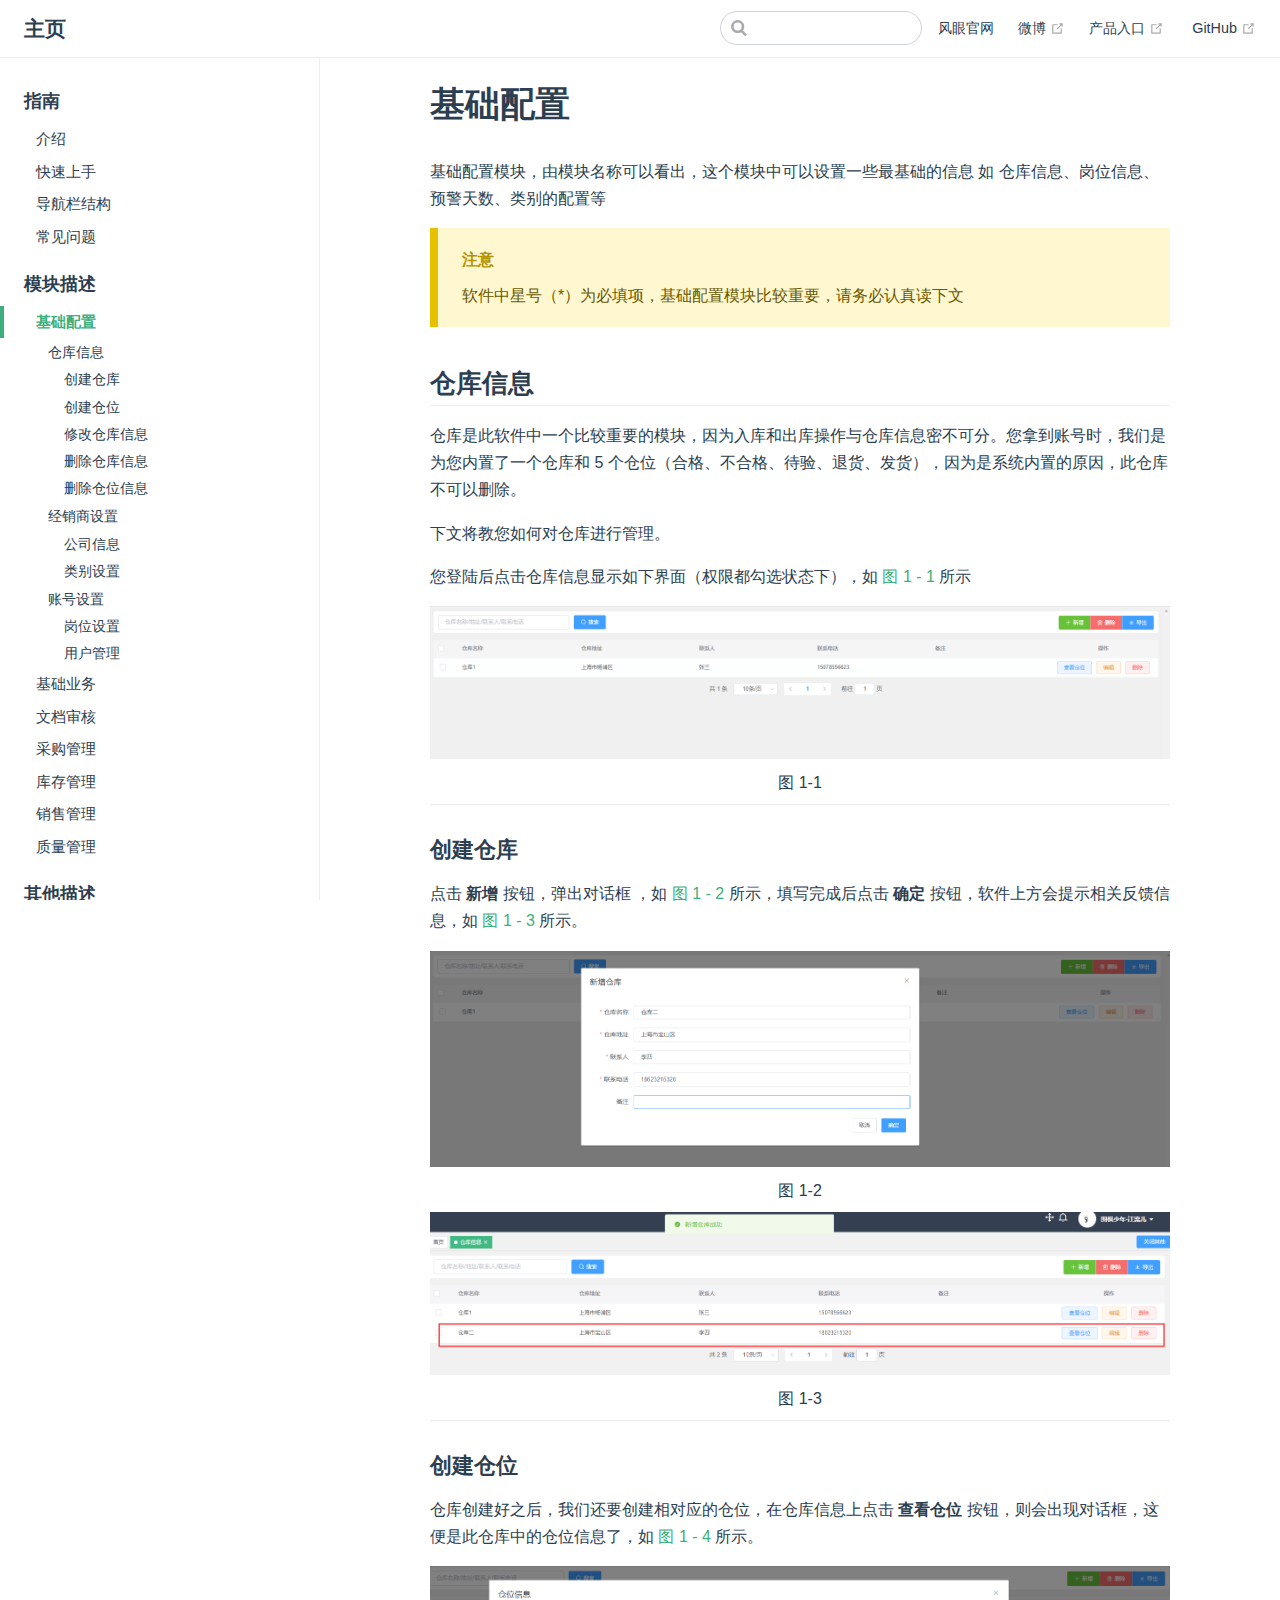
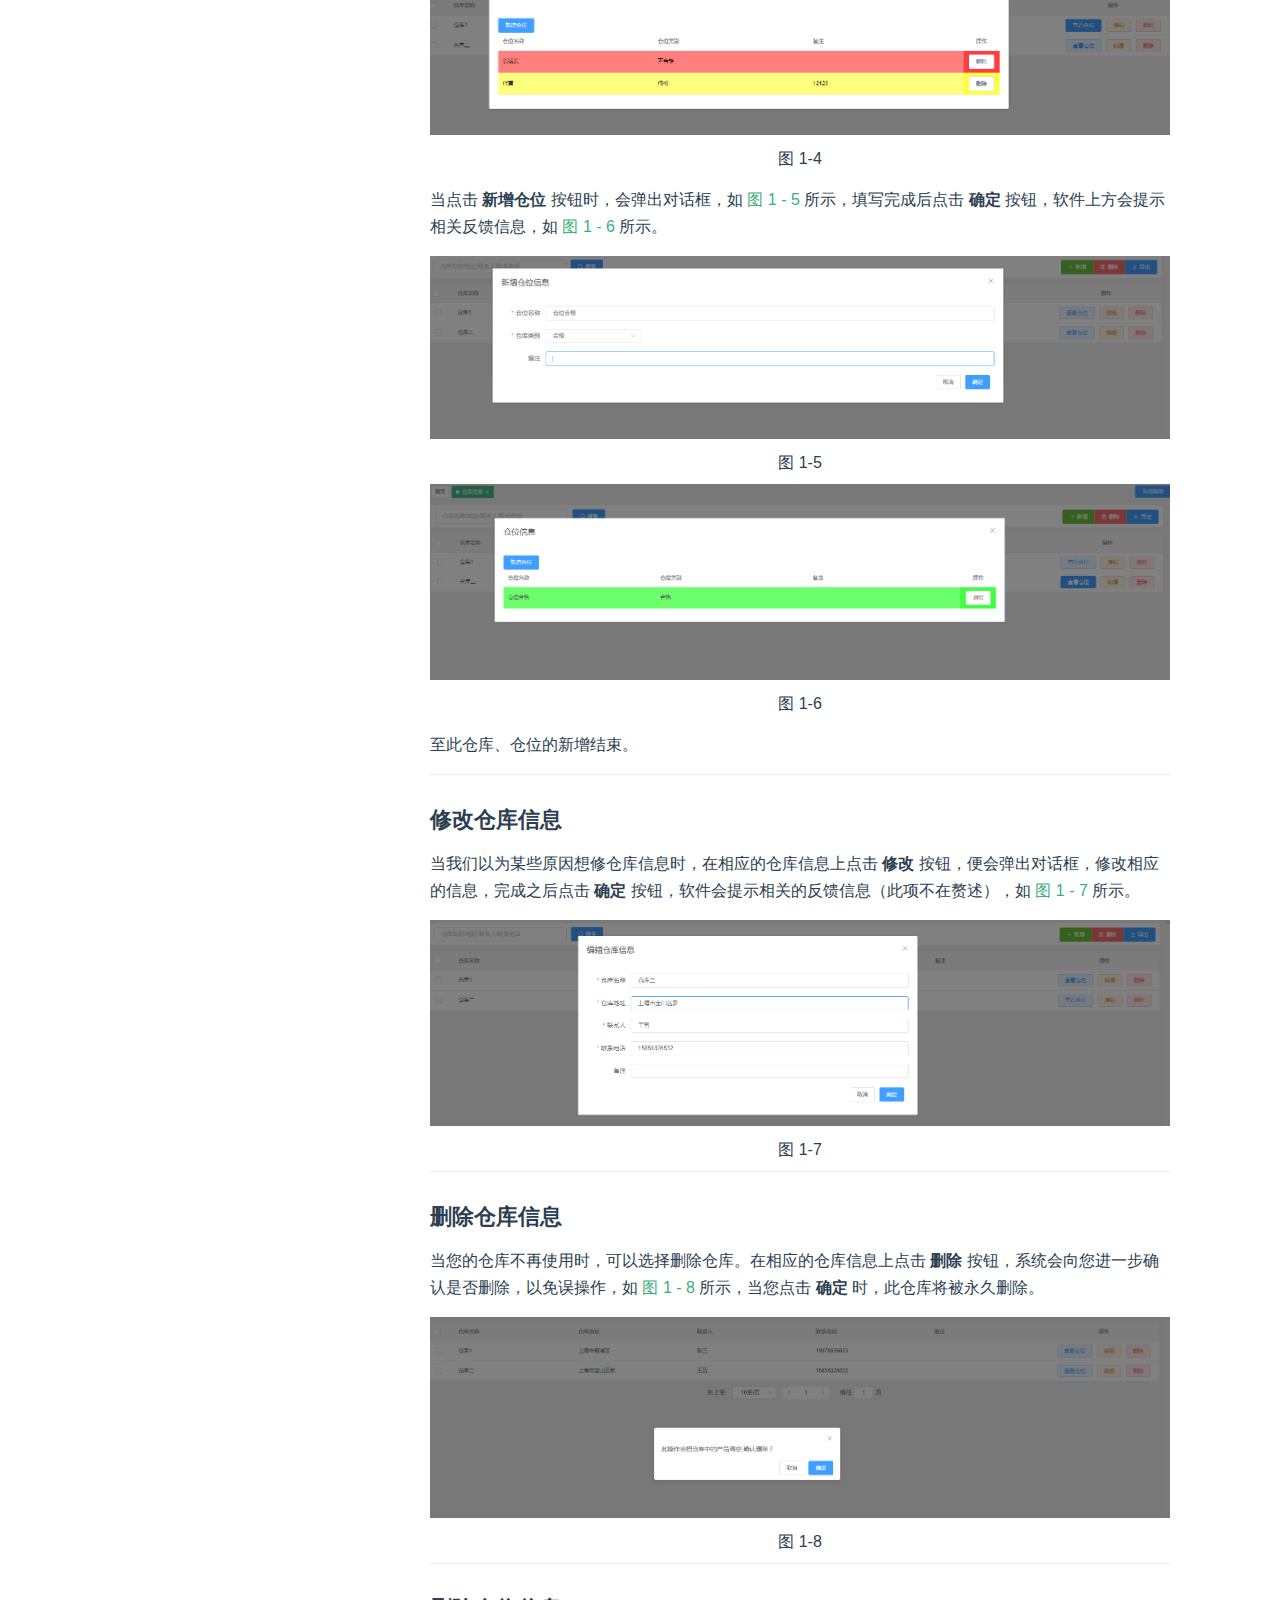
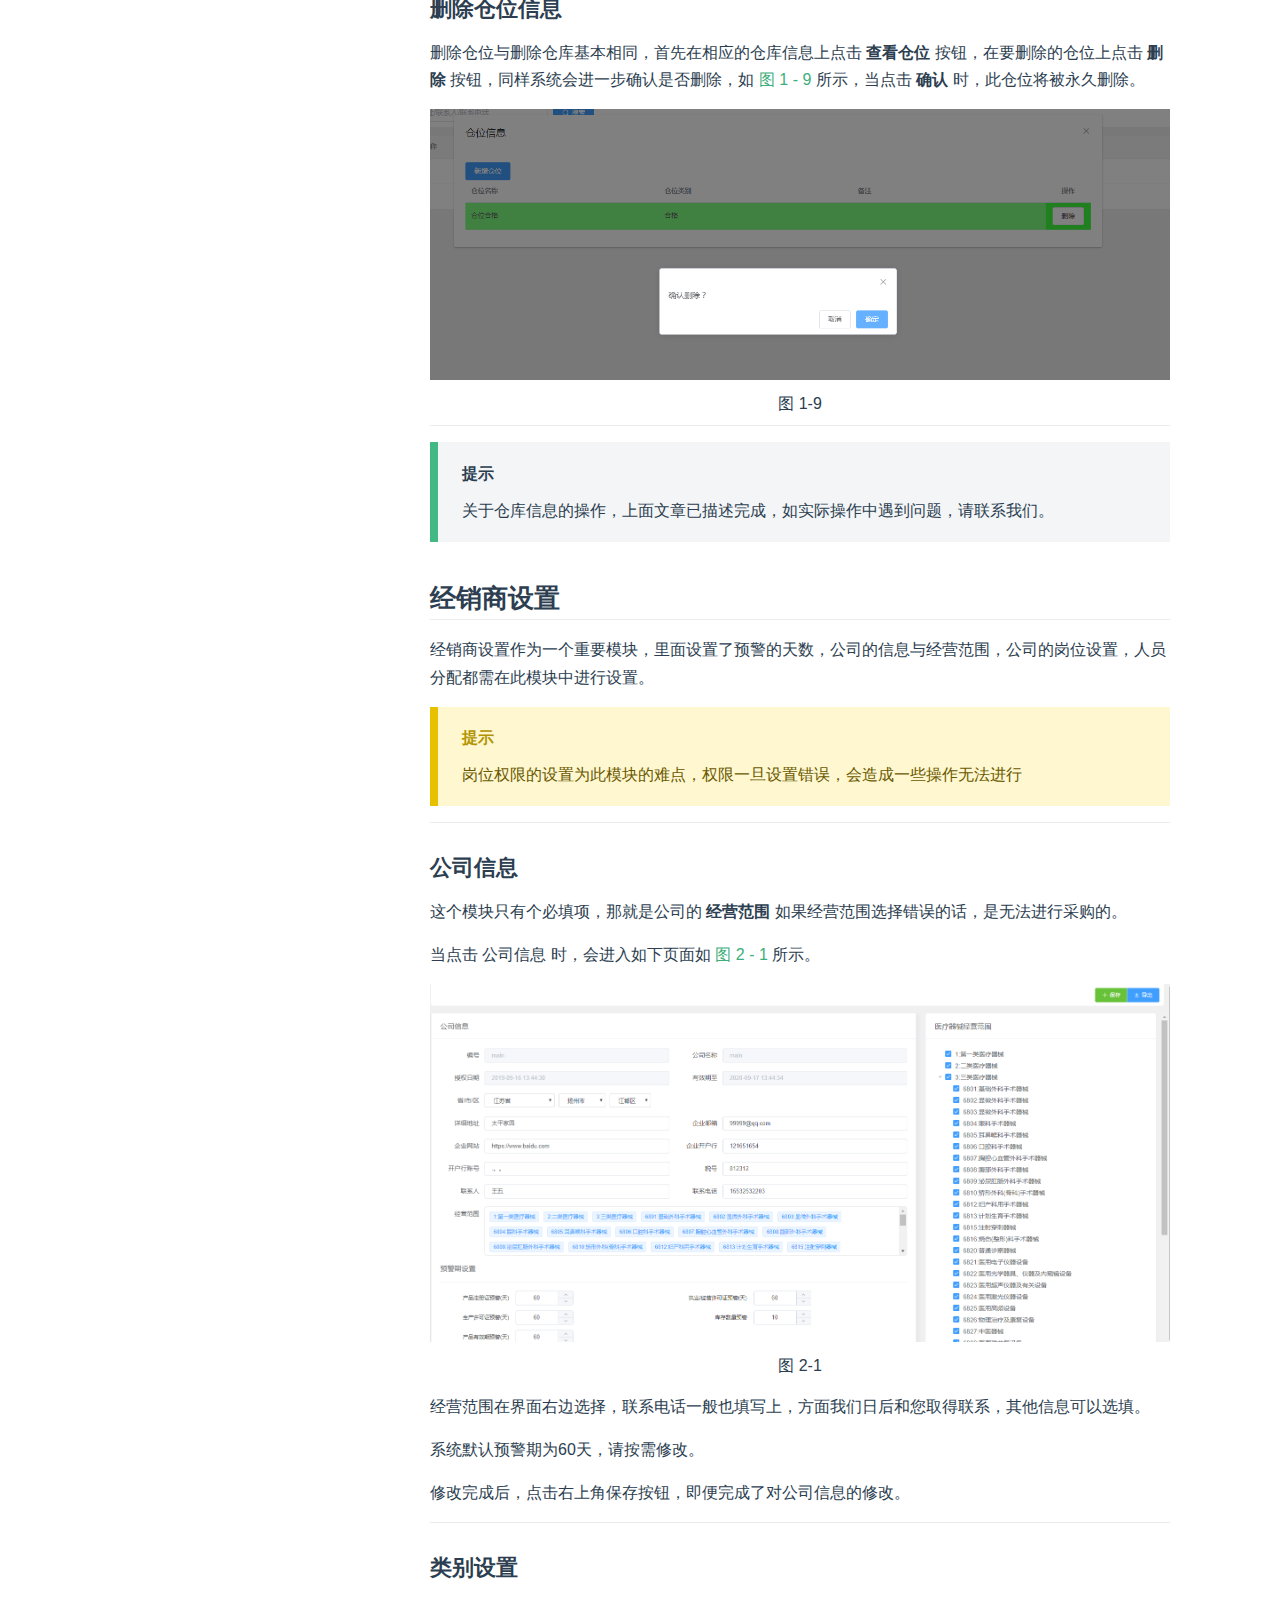
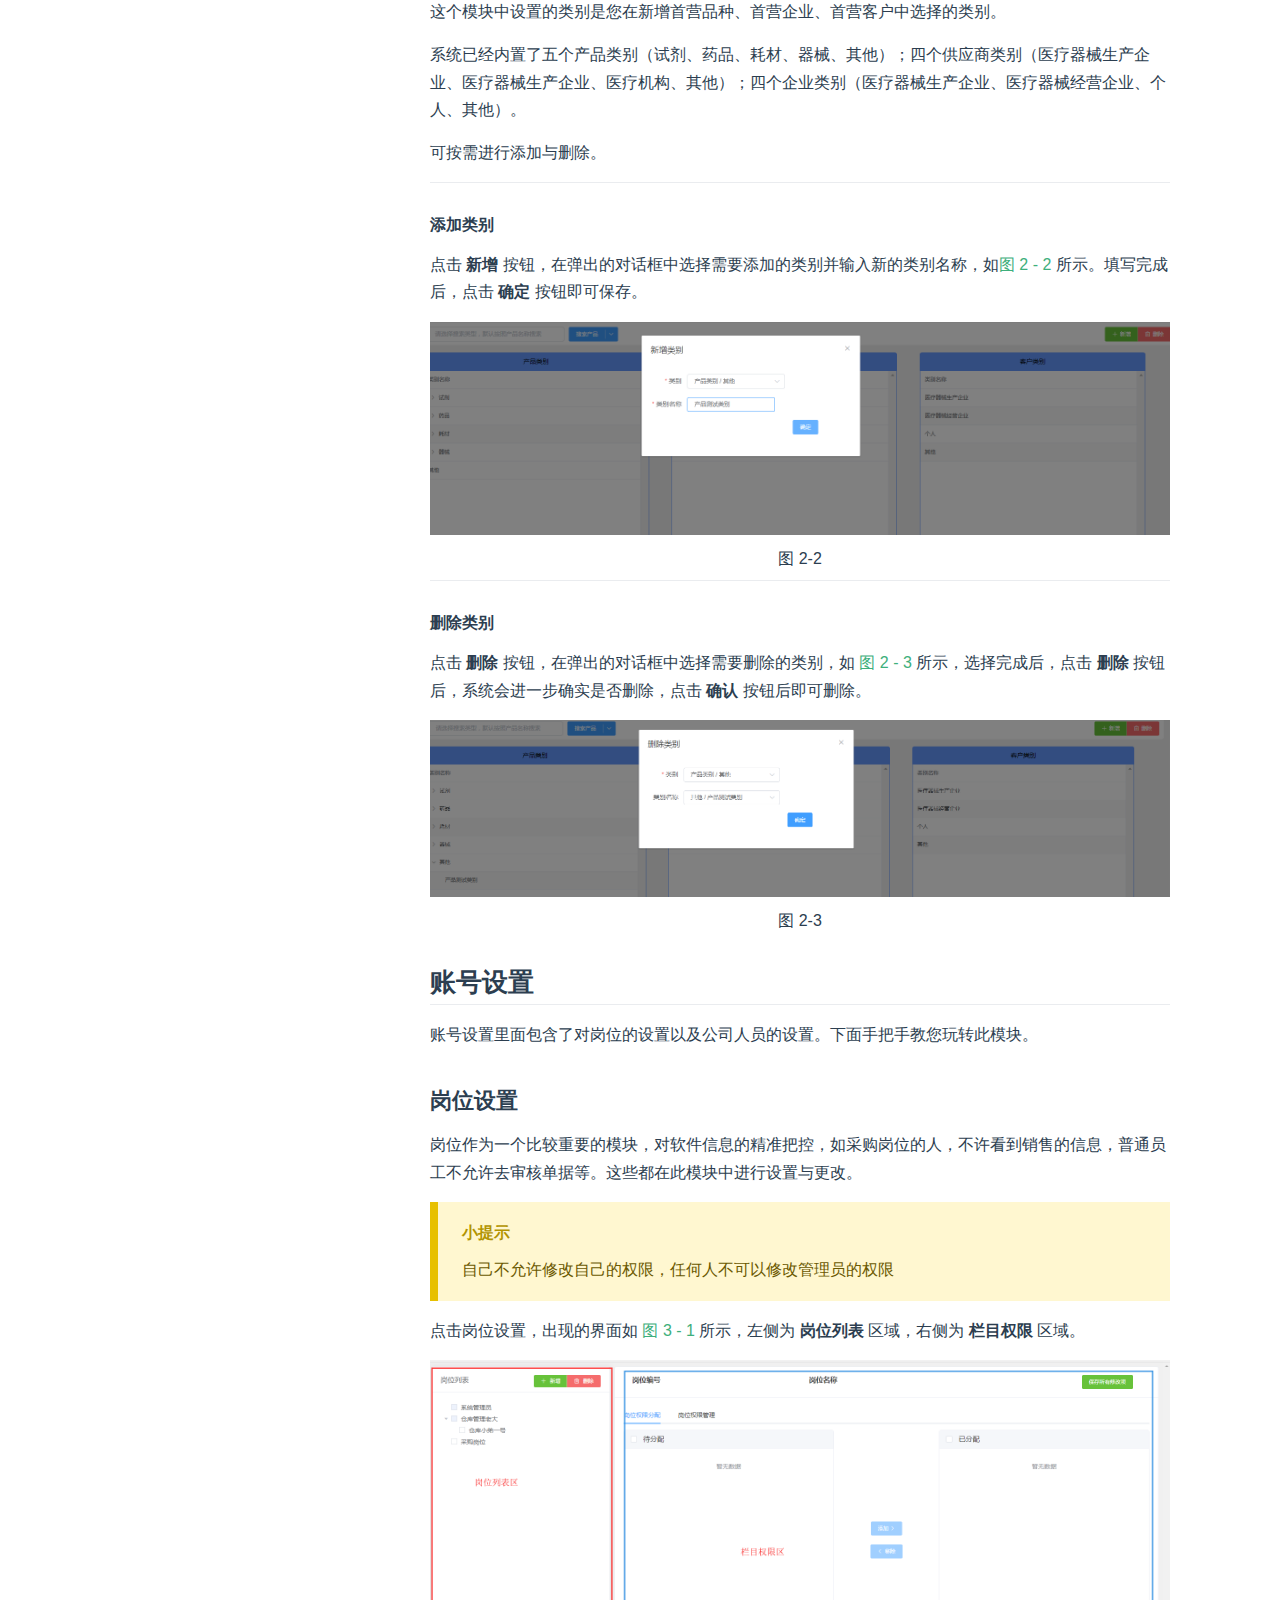
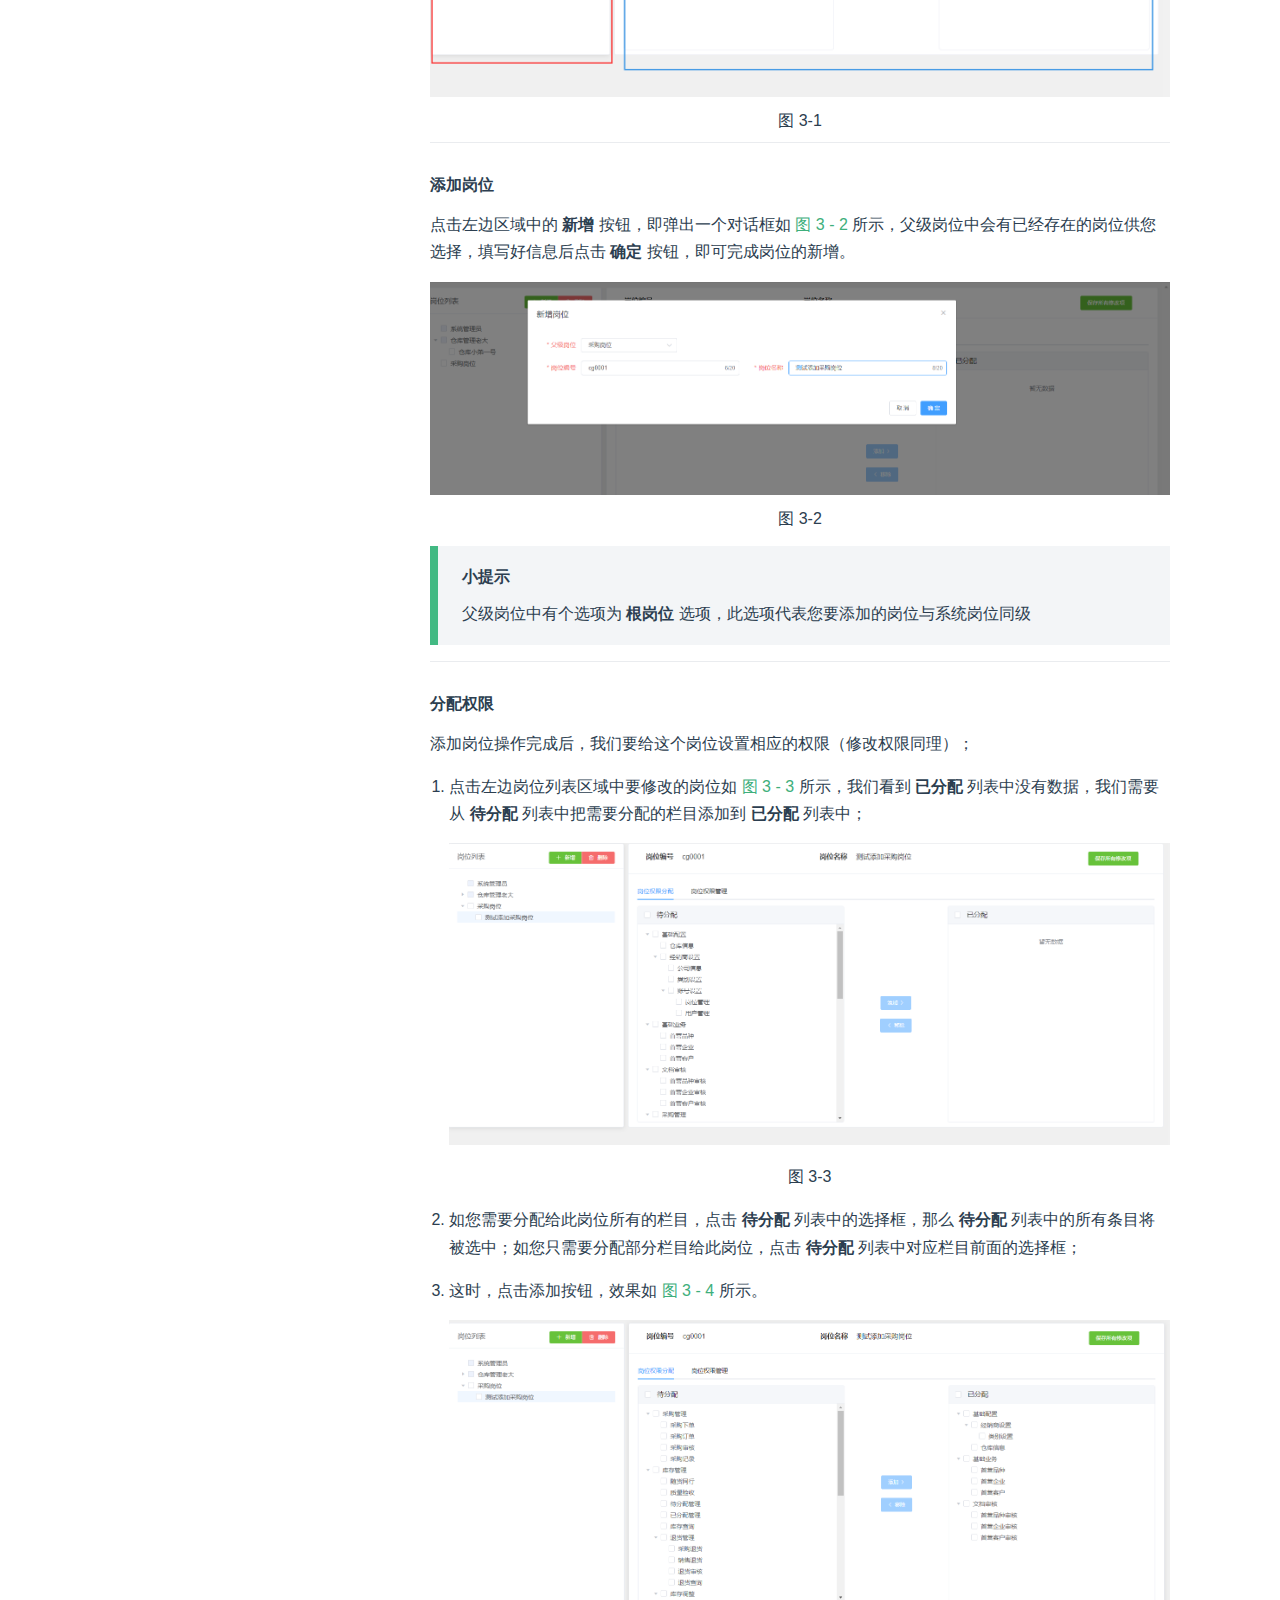
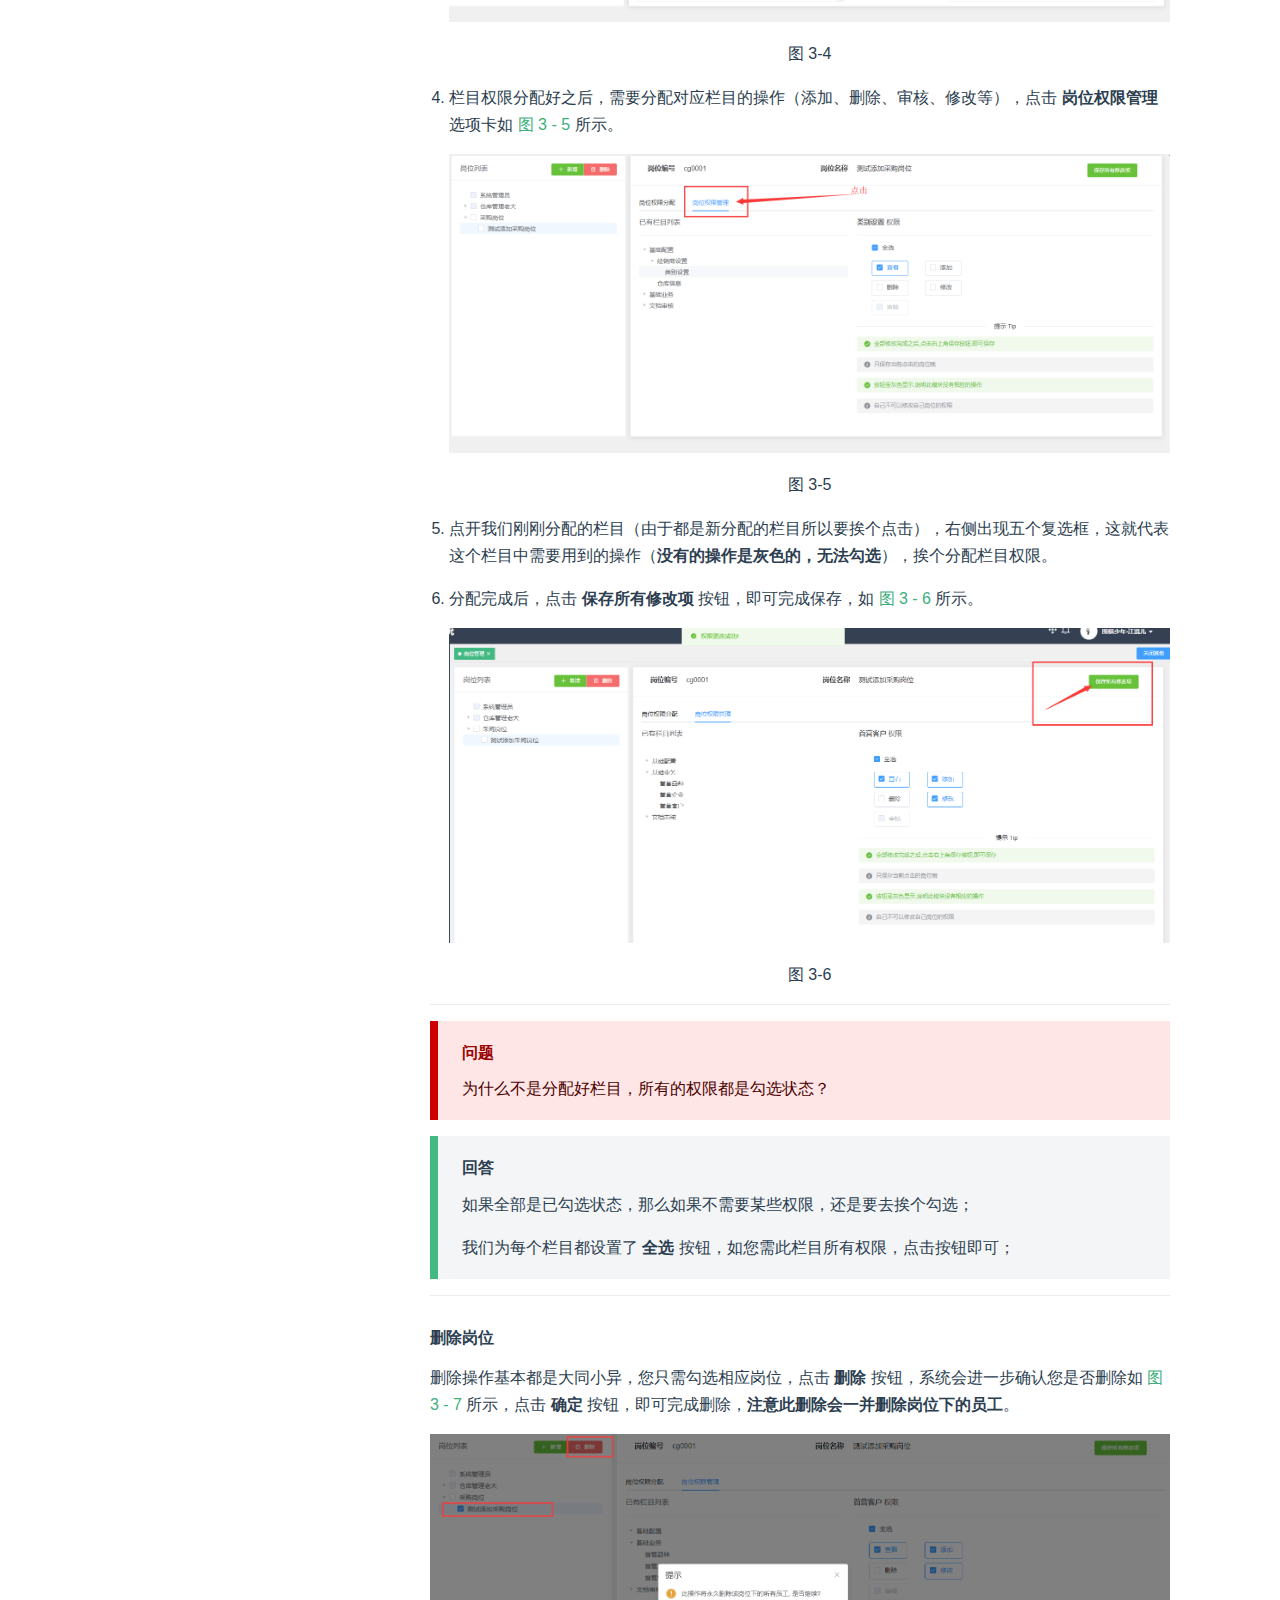
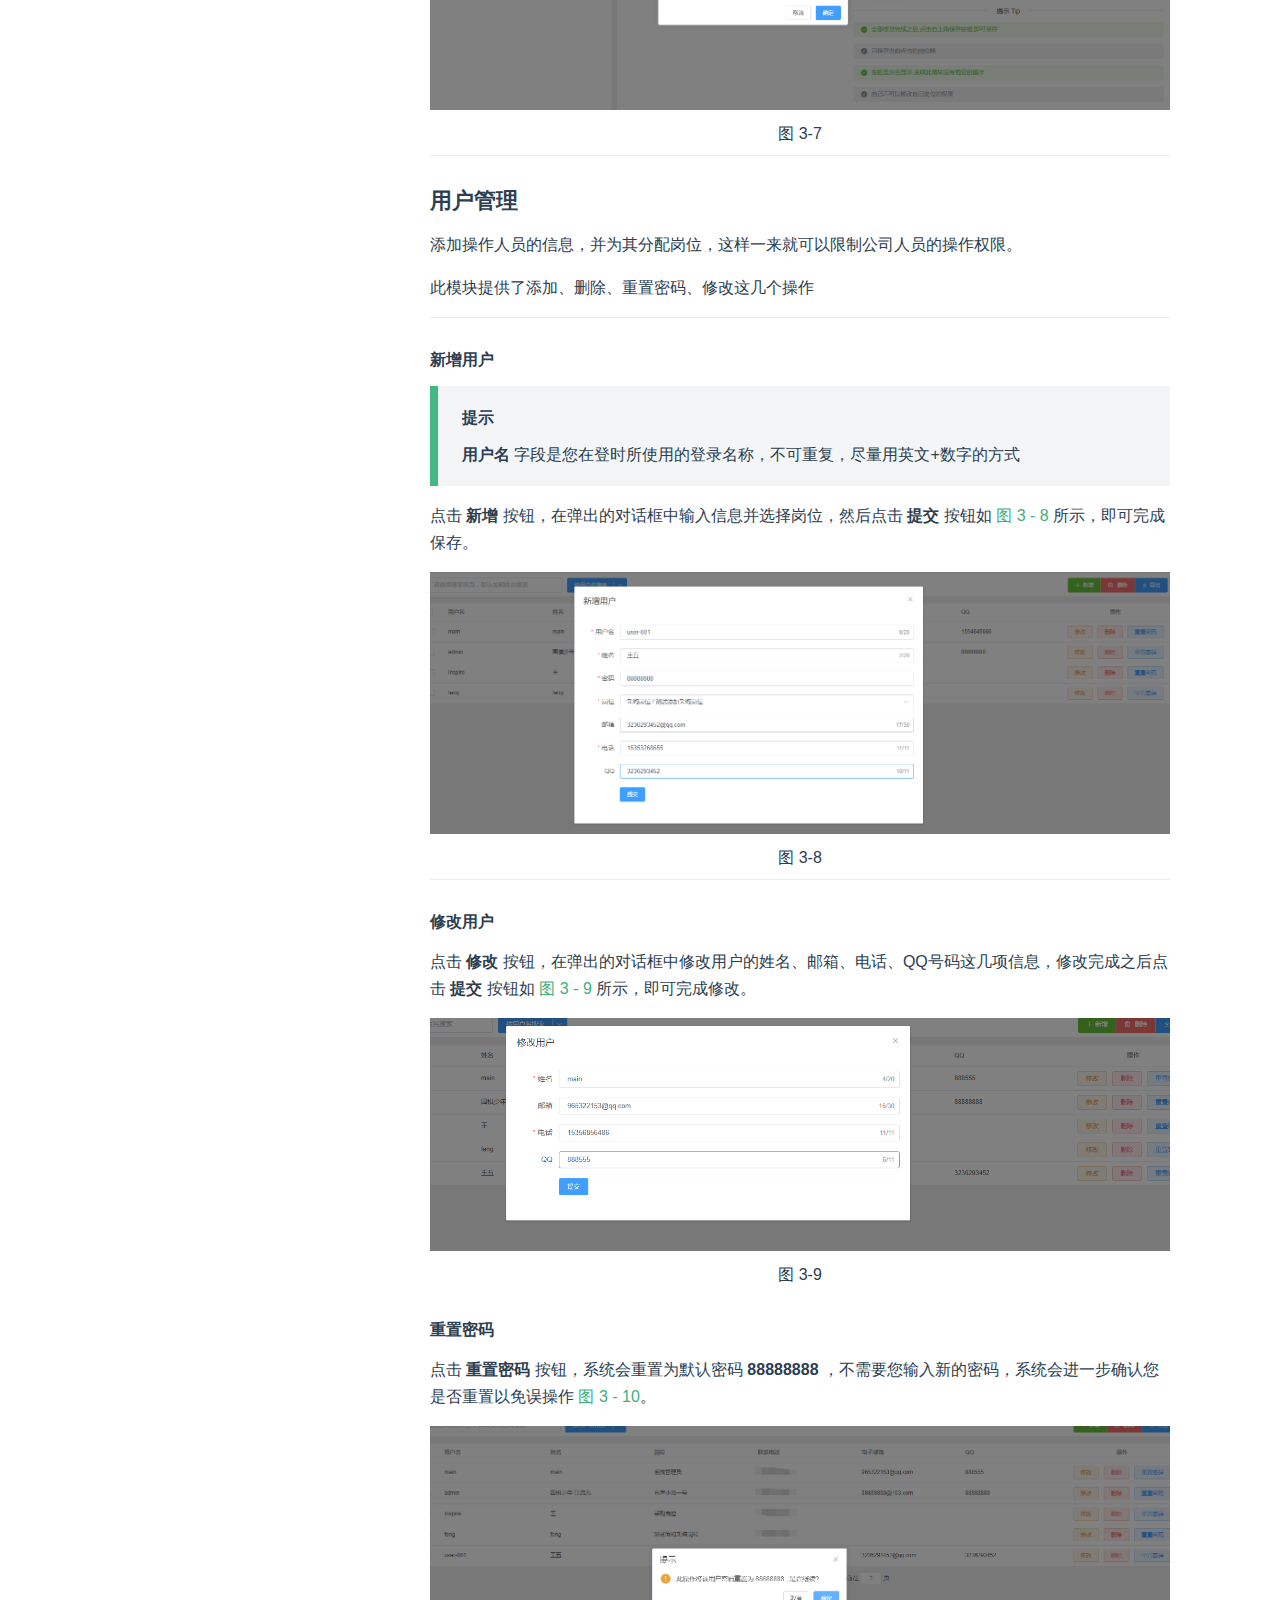
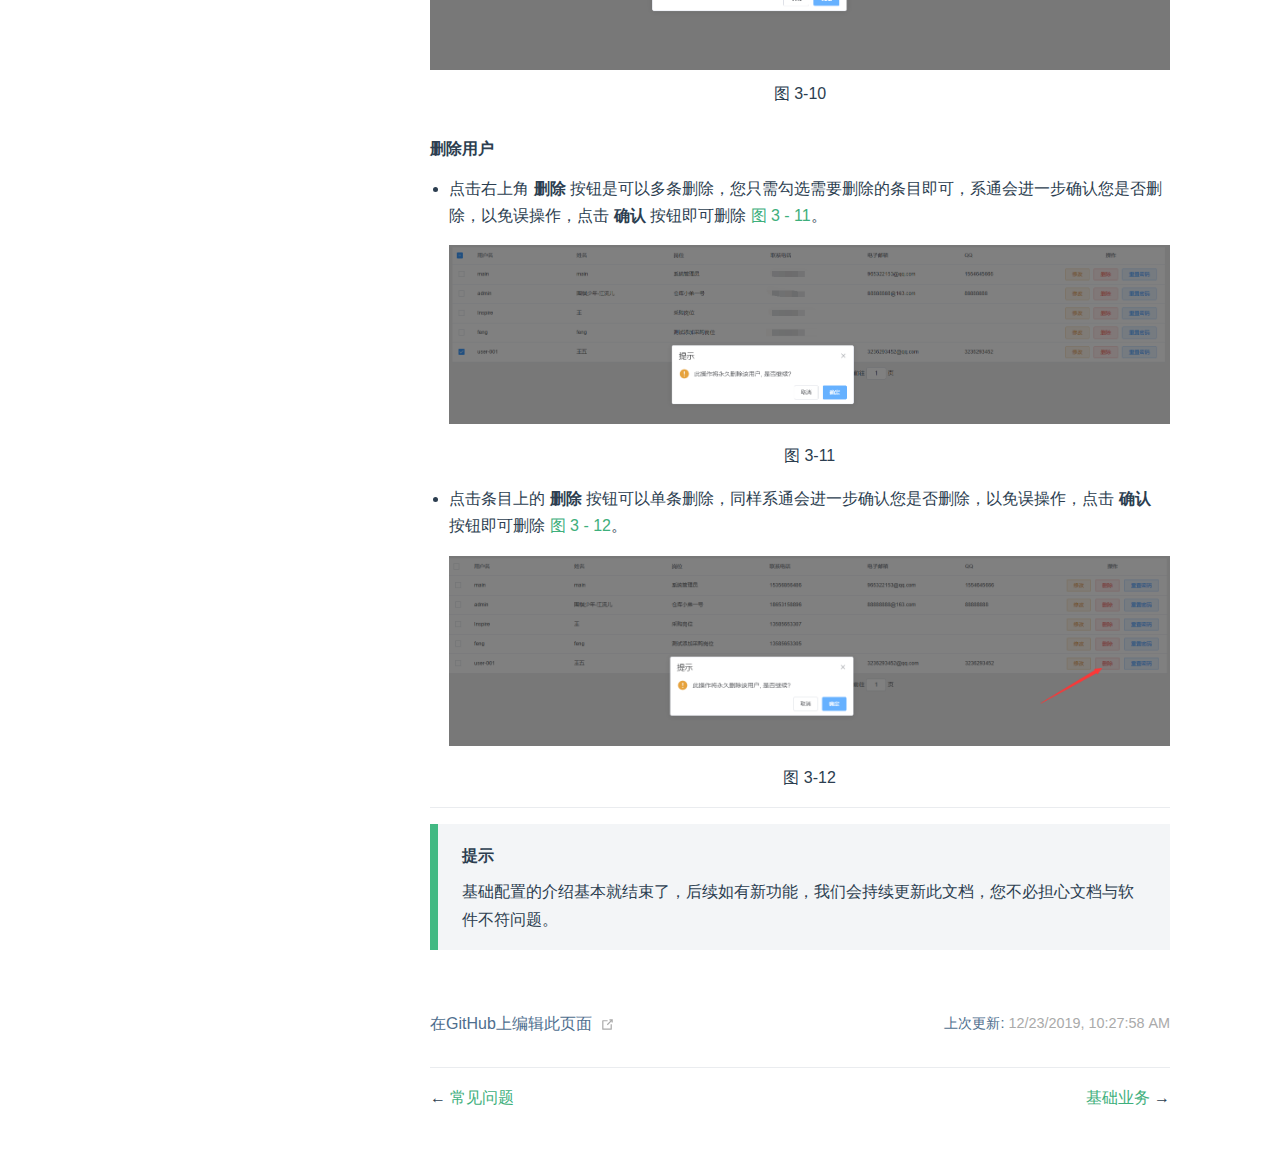
<file: guide/base-config.html>
<!DOCTYPE html>
<html lang="en-US">
  <head>
    <meta charset="utf-8">
    <meta name="viewport" content="width=device-width,initial-scale=1">
    <title>基础配置 | 主页</title>
    <meta name="description" content="产品">
    <link rel="icon" href="/img/logo.ico">
  <link rel="manifest" href="/manifest.json">
    
    <link rel="preload" href="/assets/css/0.styles.e28fe778.css" as="style"><link rel="preload" href="/assets/js/app.84dbff72.js" as="script"><link rel="preload" href="/assets/js/2.32595f98.js" as="script"><link rel="preload" href="/assets/js/9.c5b8bfd7.js" as="script"><link rel="prefetch" href="/assets/js/10.2a2b4bef.js"><link rel="prefetch" href="/assets/js/11.96fce5ef.js"><link rel="prefetch" href="/assets/js/12.cdeb348d.js"><link rel="prefetch" href="/assets/js/13.ec492c1f.js"><link rel="prefetch" href="/assets/js/14.ee8ceb31.js"><link rel="prefetch" href="/assets/js/15.6589ce92.js"><link rel="prefetch" href="/assets/js/16.7a00c61c.js"><link rel="prefetch" href="/assets/js/17.88dc93c5.js"><link rel="prefetch" href="/assets/js/18.4b092754.js"><link rel="prefetch" href="/assets/js/3.14e93fb4.js"><link rel="prefetch" href="/assets/js/4.d92877c6.js"><link rel="prefetch" href="/assets/js/5.106cbb4d.js"><link rel="prefetch" href="/assets/js/6.a04993eb.js"><link rel="prefetch" href="/assets/js/7.94f4617a.js"><link rel="prefetch" href="/assets/js/8.eeb38d3f.js">
    <link rel="stylesheet" href="/assets/css/0.styles.e28fe778.css">
  </head>
  <body>
    <div id="app" data-server-rendered="true"><div class="theme-container"><header class="navbar"><div class="sidebar-button"><svg xmlns="http://www.w3.org/2000/svg" aria-hidden="true" role="img" viewBox="0 0 448 512" class="icon"><path fill="currentColor" d="M436 124H12c-6.627 0-12-5.373-12-12V80c0-6.627 5.373-12 12-12h424c6.627 0 12 5.373 12 12v32c0 6.627-5.373 12-12 12zm0 160H12c-6.627 0-12-5.373-12-12v-32c0-6.627 5.373-12 12-12h424c6.627 0 12 5.373 12 12v32c0 6.627-5.373 12-12 12zm0 160H12c-6.627 0-12-5.373-12-12v-32c0-6.627 5.373-12 12-12h424c6.627 0 12 5.373 12 12v32c0 6.627-5.373 12-12 12z"></path></svg></div> <a href="/" class="home-link router-link-active"><!----> <span class="site-name">主页</span></a> <div class="links"><div class="search-box"><input aria-label="Search" autocomplete="off" spellcheck="false" value=""> <!----></div> <nav class="nav-links can-hide"><div class="nav-item"><a href="/accumulate/" class="nav-link">风眼官网</a></div><div class="nav-item"><a href="https://baidu.com" target="_blank" rel="noopener noreferrer" class="nav-link external">
  微博
  <svg xmlns="http://www.w3.org/2000/svg" aria-hidden="true" x="0px" y="0px" viewBox="0 0 100 100" width="15" height="15" class="icon outbound"><path fill="currentColor" d="M18.8,85.1h56l0,0c2.2,0,4-1.8,4-4v-32h-8v28h-48v-48h28v-8h-32l0,0c-2.2,0-4,1.8-4,4v56C14.8,83.3,16.6,85.1,18.8,85.1z"></path> <polygon fill="currentColor" points="45.7,48.7 51.3,54.3 77.2,28.5 77.2,37.2 85.2,37.2 85.2,14.9 62.8,14.9 62.8,22.9 71.5,22.9"></polygon></svg></a></div><div class="nav-item"><a href="http://192.168.0.105" target="_blank" rel="noopener noreferrer" class="nav-link external">
  产品入口
  <svg xmlns="http://www.w3.org/2000/svg" aria-hidden="true" x="0px" y="0px" viewBox="0 0 100 100" width="15" height="15" class="icon outbound"><path fill="currentColor" d="M18.8,85.1h56l0,0c2.2,0,4-1.8,4-4v-32h-8v28h-48v-48h28v-8h-32l0,0c-2.2,0-4,1.8-4,4v56C14.8,83.3,16.6,85.1,18.8,85.1z"></path> <polygon fill="currentColor" points="45.7,48.7 51.3,54.3 77.2,28.5 77.2,37.2 85.2,37.2 85.2,14.9 62.8,14.9 62.8,22.9 71.5,22.9"></polygon></svg></a></div> <a href="https://github.com/shangHaiFengYan/softwareGuide/" target="_blank" rel="noopener noreferrer" class="repo-link">
    GitHub
    <svg xmlns="http://www.w3.org/2000/svg" aria-hidden="true" x="0px" y="0px" viewBox="0 0 100 100" width="15" height="15" class="icon outbound"><path fill="currentColor" d="M18.8,85.1h56l0,0c2.2,0,4-1.8,4-4v-32h-8v28h-48v-48h28v-8h-32l0,0c-2.2,0-4,1.8-4,4v56C14.8,83.3,16.6,85.1,18.8,85.1z"></path> <polygon fill="currentColor" points="45.7,48.7 51.3,54.3 77.2,28.5 77.2,37.2 85.2,37.2 85.2,14.9 62.8,14.9 62.8,22.9 71.5,22.9"></polygon></svg></a></nav></div></header> <div class="sidebar-mask"></div> <aside class="sidebar"><nav class="nav-links"><div class="nav-item"><a href="/accumulate/" class="nav-link">风眼官网</a></div><div class="nav-item"><a href="https://baidu.com" target="_blank" rel="noopener noreferrer" class="nav-link external">
  微博
  <svg xmlns="http://www.w3.org/2000/svg" aria-hidden="true" x="0px" y="0px" viewBox="0 0 100 100" width="15" height="15" class="icon outbound"><path fill="currentColor" d="M18.8,85.1h56l0,0c2.2,0,4-1.8,4-4v-32h-8v28h-48v-48h28v-8h-32l0,0c-2.2,0-4,1.8-4,4v56C14.8,83.3,16.6,85.1,18.8,85.1z"></path> <polygon fill="currentColor" points="45.7,48.7 51.3,54.3 77.2,28.5 77.2,37.2 85.2,37.2 85.2,14.9 62.8,14.9 62.8,22.9 71.5,22.9"></polygon></svg></a></div><div class="nav-item"><a href="http://192.168.0.105" target="_blank" rel="noopener noreferrer" class="nav-link external">
  产品入口
  <svg xmlns="http://www.w3.org/2000/svg" aria-hidden="true" x="0px" y="0px" viewBox="0 0 100 100" width="15" height="15" class="icon outbound"><path fill="currentColor" d="M18.8,85.1h56l0,0c2.2,0,4-1.8,4-4v-32h-8v28h-48v-48h28v-8h-32l0,0c-2.2,0-4,1.8-4,4v56C14.8,83.3,16.6,85.1,18.8,85.1z"></path> <polygon fill="currentColor" points="45.7,48.7 51.3,54.3 77.2,28.5 77.2,37.2 85.2,37.2 85.2,14.9 62.8,14.9 62.8,22.9 71.5,22.9"></polygon></svg></a></div> <a href="https://github.com/shangHaiFengYan/softwareGuide/" target="_blank" rel="noopener noreferrer" class="repo-link">
    GitHub
    <svg xmlns="http://www.w3.org/2000/svg" aria-hidden="true" x="0px" y="0px" viewBox="0 0 100 100" width="15" height="15" class="icon outbound"><path fill="currentColor" d="M18.8,85.1h56l0,0c2.2,0,4-1.8,4-4v-32h-8v28h-48v-48h28v-8h-32l0,0c-2.2,0-4,1.8-4,4v56C14.8,83.3,16.6,85.1,18.8,85.1z"></path> <polygon fill="currentColor" points="45.7,48.7 51.3,54.3 77.2,28.5 77.2,37.2 85.2,37.2 85.2,14.9 62.8,14.9 62.8,22.9 71.5,22.9"></polygon></svg></a></nav>  <ul class="sidebar-links"><li><section class="sidebar-group depth-0"><p class="sidebar-heading"><span>指南</span> <!----></p> <ul class="sidebar-links sidebar-group-items"><li><a href="/guide/" class="sidebar-link">介绍</a></li><li><a href="/guide/quick-start.html" class="sidebar-link">快速上手</a></li><li><a href="/guide/directory-structure.html" class="sidebar-link">导航栏结构</a></li><li><a href="/guide/FAQ.html" class="sidebar-link">常见问题</a></li></ul></section></li><li><section class="sidebar-group depth-0"><p class="sidebar-heading open"><span>模块描述</span> <!----></p> <ul class="sidebar-links sidebar-group-items"><li><a href="/guide/base-config.html" class="active sidebar-link">基础配置</a><ul class="sidebar-sub-headers"><li class="sidebar-sub-header"><a href="/guide/base-config.html#仓库信息" class="sidebar-link">仓库信息</a><ul class="sidebar-sub-headers"><li class="sidebar-sub-header"><a href="/guide/base-config.html#创建仓库" class="sidebar-link">创建仓库</a></li><li class="sidebar-sub-header"><a href="/guide/base-config.html#创建仓位" class="sidebar-link">创建仓位</a></li><li class="sidebar-sub-header"><a href="/guide/base-config.html#修改仓库信息" class="sidebar-link">修改仓库信息</a></li><li class="sidebar-sub-header"><a href="/guide/base-config.html#删除仓库信息" class="sidebar-link">删除仓库信息</a></li><li class="sidebar-sub-header"><a href="/guide/base-config.html#删除仓位信息" class="sidebar-link">删除仓位信息</a></li></ul></li><li class="sidebar-sub-header"><a href="/guide/base-config.html#经销商设置" class="sidebar-link">经销商设置</a><ul class="sidebar-sub-headers"><li class="sidebar-sub-header"><a href="/guide/base-config.html#公司信息" class="sidebar-link">公司信息</a></li><li class="sidebar-sub-header"><a href="/guide/base-config.html#类别设置" class="sidebar-link">类别设置</a></li></ul></li><li class="sidebar-sub-header"><a href="/guide/base-config.html#账号设置" class="sidebar-link">账号设置</a><ul class="sidebar-sub-headers"><li class="sidebar-sub-header"><a href="/guide/base-config.html#岗位设置" class="sidebar-link">岗位设置</a></li><li class="sidebar-sub-header"><a href="/guide/base-config.html#用户管理" class="sidebar-link">用户管理</a></li></ul></li></ul></li><li><a href="/guide/base-business.html" class="sidebar-link">基础业务</a></li><li><a href="/guide/document-review.html" class="sidebar-link">文档审核</a></li><li><a href="/guide/purchase.html" class="sidebar-link">采购管理</a></li><li><a href="/guide/inventory.html" class="sidebar-link">库存管理</a></li><li><a href="/guide/sale.html" class="sidebar-link">销售管理</a></li><li><a href="/guide/quality.html" class="sidebar-link">质量管理</a></li></ul></section></li><li><section class="sidebar-group depth-0"><p class="sidebar-heading"><span>其他描述</span> <!----></p> <ul class="sidebar-links sidebar-group-items"><li><a href="/guide/other-operate-one.html" class="sidebar-link">首页</a></li></ul></section></li></ul> </aside> <main class="page"> <div class="theme-default-content content__default"><h1 id="基础配置"><a href="#基础配置" class="header-anchor">#</a> 基础配置</h1> <p>基础配置模块，由模块名称可以看出，这个模块中可以设置一些最基础的信息 如 仓库信息、岗位信息、预警天数、类别的配置等</p> <div class="custom-block warning"><p class="custom-block-title">注意</p> <p>软件中星号（*）为必填项，基础配置模块比较重要，请务必认真读下文</p></div> <h2 id="仓库信息"><a href="#仓库信息" class="header-anchor">#</a> 仓库信息</h2> <p>仓库是此软件中一个比较重要的模块，因为入库和出库操作与仓库信息密不可分。您拿到账号时，我们是为您内置了一个仓库和 5 个仓位（合格、不合格、待验、退货、发货），因为是系统内置的原因，此仓库不可以删除。</p> <p>下文将教您如何对仓库进行管理。</p> <p>您登陆后点击仓库信息显示如下界面（权限都勾选状态下），如 <a href="/baseConfig/ckinfo/1.1.png">图 1 - 1</a> 所示</p> <div class="fy-show-img"><img src="\baseConfig\ckinfo\1.1.png" alt="仓库信息"> <span>图 1-1</span></div> <hr> <h3 id="创建仓库"><a href="#创建仓库" class="header-anchor">#</a> 创建仓库</h3> <p>点击 <strong>新增</strong> 按钮，弹出对话框 ，如 <a href="/baseConfig/ckinfo/1.2.png">图 1 - 2</a>  所示，填写完成后点击 <strong>确定</strong> 按钮，软件上方会提示相关反馈信息，如 <a href="/baseConfig/ckinfo/1.3.png">图 1 - 3</a> 所示。</p> <div class="fy-show-img"><img src="\baseConfig\ckinfo\1.2.png" alt="新增仓库信息"> <span>图 1-2</span></div> <div class="fy-show-img"><img src="\baseConfig\ckinfo\1.3.png" alt="新增仓库信息"> <span>图 1-3</span></div> <hr> <h3 id="创建仓位"><a href="#创建仓位" class="header-anchor">#</a> 创建仓位</h3> <p>仓库创建好之后，我们还要创建相对应的仓位，在仓库信息上点击 <strong>查看仓位</strong> 按钮，则会出现对话框，这便是此仓库中的仓位信息了，如 <a href="/baseConfig/ckinfo/1.4.png">图 1 - 4</a> 所示。</p> <div class="fy-show-img"><img src="\baseConfig\ckinfo\1.4.png" alt="新增仓库信息"> <span>图 1-4</span></div> <p>当点击 <strong>新增仓位</strong> 按钮时，会弹出对话框，如 <a href="/baseConfig/ckinfo/1.5.png">图 1 - 5</a> 所示，填写完成后点击 <strong>确定</strong> 按钮，软件上方会提示相关反馈信息，如 <a href="/baseConfig/ckinfo/1.6.png">图 1 - 6</a> 所示。</p> <div class="fy-show-img"><img src="\baseConfig\ckinfo\1.5.png" alt="新增仓库信息"> <span>图 1-5</span></div> <div class="fy-show-img"><img src="\baseConfig\ckinfo\1.6.png" alt="新增仓库信息"> <span>图 1-6</span></div> <p>至此仓库、仓位的新增结束。</p> <hr> <h3 id="修改仓库信息"><a href="#修改仓库信息" class="header-anchor">#</a> 修改仓库信息</h3> <p>当我们以为某些原因想修仓库信息时，在相应的仓库信息上点击 <strong>修改</strong> 按钮，便会弹出对话框，修改相应的信息，完成之后点击 <strong>确定</strong> 按钮，软件会提示相关的反馈信息（此项不在赘述），如 <a href="/baseConfig/ckinfo/1.7.png">图 1 - 7</a> 所示。</p> <div class="fy-show-img"><img src="\baseConfig\ckinfo\1.7.png" alt="修改仓库信息"> <span>图 1-7</span></div> <hr> <h3 id="删除仓库信息"><a href="#删除仓库信息" class="header-anchor">#</a> 删除仓库信息</h3> <p>当您的仓库不再使用时，可以选择删除仓库。在相应的仓库信息上点击 <strong>删除</strong> 按钮，系统会向您进一步确认是否删除，以免误操作，如 <a href="/baseConfig/ckinfo/1.8.png">图 1 - 8</a> 所示，当您点击 <strong>确定</strong> 时，此仓库将被永久删除。</p> <div class="fy-show-img"><img src="\baseConfig\ckinfo\1.8.png" alt="删除仓库信息"> <span>图 1-8</span></div> <hr> <h3 id="删除仓位信息"><a href="#删除仓位信息" class="header-anchor">#</a> 删除仓位信息</h3> <p>删除仓位与删除仓库基本相同，首先在相应的仓库信息上点击 <strong>查看仓位</strong> 按钮，在要删除的仓位上点击 <strong>删除</strong> 按钮，同样系统会进一步确认是否删除，如 <a href="/baseConfig/ckinfo/1.8.png">图 1 - 9</a> 所示，当点击 <strong>确认</strong> 时，此仓位将被永久删除。</p> <div class="fy-show-img"><img src="\baseConfig\ckinfo\1.9.png" alt="删除仓位信息"> <span>图 1-9</span></div> <hr> <div class="custom-block tip"><p class="custom-block-title">提示</p> <p>关于仓库信息的操作，上面文章已描述完成，如实际操作中遇到问题，请联系我们。</p></div> <h2 id="经销商设置"><a href="#经销商设置" class="header-anchor">#</a> 经销商设置</h2> <p>经销商设置作为一个重要模块，里面设置了预警的天数，公司的信息与经营范围，公司的岗位设置，人员分配都需在此模块中进行设置。</p> <div class="custom-block warning"><p class="custom-block-title">提示</p> <p>岗位权限的设置为此模块的难点，权限一旦设置错误，会造成一些操作无法进行</p></div> <hr> <h3 id="公司信息"><a href="#公司信息" class="header-anchor">#</a> 公司信息</h3> <p>这个模块只有个必填项，那就是公司的 <strong>经营范围</strong> 如果经营范围选择错误的话，是无法进行采购的。</p> <p>当点击 公司信息 时，会进入如下页面如 <a href="/baseConfig/ckinfo/2.1.png">图 2 - 1</a> 所示。</p> <div class="fy-show-img"><img src="\baseConfig\ckinfo\2.1.png" alt="公司信息"> <span>图 2-1</span></div> <p>经营范围在界面右边选择，联系电话一般也填写上，方面我们日后和您取得联系，其他信息可以选填。</p> <p>系统默认预警期为60天，请按需修改。</p> <p>修改完成后，点击右上角保存按钮，即便完成了对公司信息的修改。</p> <hr> <h3 id="类别设置"><a href="#类别设置" class="header-anchor">#</a> 类别设置</h3> <p>这个模块中设置的类别是您在新增首营品种、首营企业、首营客户中选择的类别。</p> <p>系统已经内置了五个产品类别（试剂、药品、耗材、器械、其他）；四个供应商类别（医疗器械生产企业、医疗器械生产企业、医疗机构、其他）；四个企业类别（医疗器械生产企业、医疗器械经营企业、个人、其他）。</p> <p>可按需进行添加与删除。</p> <hr> <h4 id="添加类别"><a href="#添加类别" class="header-anchor">#</a> 添加类别</h4> <p>点击 <strong>新增</strong> 按钮，在弹出的对话框中选择需要添加的类别并输入新的类别名称，如<a href="/baseConfig/ckinfo/2.2.png">图 2 - 2</a> 所示。填写完成后，点击 <strong>确定</strong> 按钮即可保存。</p> <div class="fy-show-img"><img src="\baseConfig\ckinfo\2.2.png" alt="新增类别"> <span>图 2-2</span></div> <hr> <h4 id="删除类别"><a href="#删除类别" class="header-anchor">#</a> 删除类别</h4> <p>点击 <strong>删除</strong> 按钮，在弹出的对话框中选择需要删除的类别，如 <a href="/baseConfig/ckinfo/2.3.png">图 2 - 3</a> 所示，选择完成后，点击 <strong>删除</strong> 按钮后，系统会进一步确实是否删除，点击 <strong>确认</strong> 按钮后即可删除。</p> <div class="fy-show-img"><img src="\baseConfig\ckinfo\2.3.png" alt="删除类别"> <span>图 2-3</span></div> <h2 id="账号设置"><a href="#账号设置" class="header-anchor">#</a> 账号设置</h2> <p>账号设置里面包含了对岗位的设置以及公司人员的设置。下面手把手教您玩转此模块。</p> <h3 id="岗位设置"><a href="#岗位设置" class="header-anchor">#</a> 岗位设置</h3> <p>岗位作为一个比较重要的模块，对软件信息的精准把控，如采购岗位的人，不许看到销售的信息，普通员工不允许去审核单据等。这些都在此模块中进行设置与更改。</p> <div class="custom-block warning"><p class="custom-block-title">小提示</p> <p>自己不允许修改自己的权限，任何人不可以修改管理员的权限</p></div> <p>点击岗位设置，出现的界面如 <a href="/baseConfig/ckinfo/3.1.png">图 3 - 1</a> 所示，左侧为 <strong>岗位列表</strong> 区域，右侧为 <strong>栏目权限</strong> 区域。</p> <div class="fy-show-img"><img src="\baseConfig\ckinfo\3.1.png" alt="岗位信息"> <span>图 3-1</span></div> <hr> <h4 id="添加岗位"><a href="#添加岗位" class="header-anchor">#</a> 添加岗位</h4> <p>点击左边区域中的 <strong>新增</strong> 按钮，即弹出一个对话框如 <a href="/baseConfig/ckinfo/3.2.png">图 3 - 2</a> 所示，父级岗位中会有已经存在的岗位供您选择，填写好信息后点击 <strong>确定</strong> 按钮，即可完成岗位的新增。</p> <div class="fy-show-img"><img src="\baseConfig\ckinfo\3.2.png" alt="添加岗位信息"> <span>图 3-2</span></div> <div class="custom-block tip"><p class="custom-block-title">小提示</p> <p>父级岗位中有个选项为 <strong>根岗位</strong> 选项，此选项代表您要添加的岗位与系统岗位同级</p></div> <hr> <h4 id="分配权限"><a href="#分配权限" class="header-anchor">#</a> 分配权限</h4> <p>添加岗位操作完成后，我们要给这个岗位设置相应的权限（修改权限同理）；</p> <ol><li><p>点击左边岗位列表区域中要修改的岗位如 <a href="/baseConfig/ckinfo/3.3.png">图 3 - 3</a> 所示，我们看到 <strong>已分配</strong> 列表中没有数据，我们需要从 <strong>待分配</strong> 列表中把需要分配的栏目添加到 <strong>已分配</strong> 列表中；</p> <div class="fy-show-img"><img src="\baseConfig\ckinfo\3.3.png" alt="展示岗位权限"> <span>图 3-3</span></div></li> <li><p>如您需要分配给此岗位所有的栏目，点击 <strong>待分配</strong> 列表中的选择框，那么 <strong>待分配</strong> 列表中的所有条目将被选中；如您只需要分配部分栏目给此岗位，点击 <strong>待分配</strong> 列表中对应栏目前面的选择框；</p></li> <li><p>这时，点击添加按钮，效果如 <a href="/baseConfig/ckinfo/3.4.png">图 3 - 4</a> 所示。</p> <div class="fy-show-img"><img src="\baseConfig\ckinfo\3.4.png" alt="分配权限信息"> <span>图 3-4</span></div></li> <li><p>栏目权限分配好之后，需要分配对应栏目的操作（添加、删除、审核、修改等），点击 <strong>岗位权限管理</strong> 选项卡如 <a href="/baseConfig/ckinfo/3.5.png">图 3 - 5</a> 所示。</p> <div class="fy-show-img"><img src="\baseConfig\ckinfo\3.5.png" alt="分配权限信息"> <span>图 3-5</span></div></li> <li><p>点开我们刚刚分配的栏目（由于都是新分配的栏目所以要挨个点击），右侧出现五个复选框，这就代表这个栏目中需要用到的操作（<strong>没有的操作是灰色的，无法勾选</strong>），挨个分配栏目权限。</p></li> <li><p>分配完成后，点击 <strong>保存所有修改项</strong> 按钮，即可完成保存，如 <a href="/baseConfig/ckinfo/3.6.png">图 3 - 6</a> 所示。</p> <div class="fy-show-img"><img src="\baseConfig\ckinfo\3.6.png" alt="分配权限信息"> <span>图 3-6</span></div></li></ol> <hr> <div class="custom-block danger"><p class="custom-block-title">问题</p> <p>为什么不是分配好栏目，所有的权限都是勾选状态？</p></div> <div class="custom-block tip"><p class="custom-block-title">回答</p> <p>如果全部是已勾选状态，那么如果不需要某些权限，还是要去挨个勾选；</p> <p>我们为每个栏目都设置了 <strong>全选</strong> 按钮，如您需此栏目所有权限，点击按钮即可；</p></div> <hr> <h4 id="删除岗位"><a href="#删除岗位" class="header-anchor">#</a> 删除岗位</h4> <p>删除操作基本都是大同小异，您只需勾选相应岗位，点击 <strong>删除</strong> 按钮，系统会进一步确认您是否删除如 <a href="/baseConfig/ckinfo/3.7.png">图 3 - 7</a> 所示，点击 <strong>确定</strong> 按钮，即可完成删除，<strong>注意此删除会一并删除岗位下的员工</strong>。</p> <div class="fy-show-img"><img src="\baseConfig\ckinfo\3.7.png" alt="删除岗位"> <span>图 3-7</span></div> <hr> <h3 id="用户管理"><a href="#用户管理" class="header-anchor">#</a> 用户管理</h3> <p>添加操作人员的信息，并为其分配岗位，这样一来就可以限制公司人员的操作权限。</p> <p>此模块提供了添加、删除、重置密码、修改这几个操作</p> <hr> <h4 id="新增用户"><a href="#新增用户" class="header-anchor">#</a> 新增用户</h4> <div class="custom-block tip"><p class="custom-block-title">提示</p> <p><strong>用户名</strong> 字段是您在登时所使用的登录名称，不可重复，尽量用英文+数字的方式</p></div> <p>点击 <strong>新增</strong> 按钮，在弹出的对话框中输入信息并选择岗位，然后点击 <strong>提交</strong> 按钮如 <a href="/baseConfig/ckinfo/3.8.png">图 3 - 8</a> 所示，即可完成保存。</p> <div class="fy-show-img"><img src="\baseConfig\ckinfo\3.8.png" alt="新增用户"> <span>图 3-8</span></div> <hr> <h4 id="修改用户"><a href="#修改用户" class="header-anchor">#</a> 修改用户</h4> <p>点击 <strong>修改</strong> 按钮，在弹出的对话框中修改用户的姓名、邮箱、电话、QQ号码这几项信息，修改完成之后点击 <strong>提交</strong> 按钮如 <a href="/baseConfig/ckinfo/3.9.png">图 3 - 9</a> 所示，即可完成修改。</p> <div class="fy-show-img"><img src="\baseConfig\ckinfo\3.9.png" alt="修改用户"> <span>图 3-9</span></div> <h4 id="重置密码"><a href="#重置密码" class="header-anchor">#</a> 重置密码</h4> <p>点击 <strong>重置密码</strong> 按钮，系统会重置为默认密码 <strong>88888888</strong> ，不需要您输入新的密码，系统会进一步确认您是否重置以免误操作 <a href="/baseConfig/ckinfo/3.9.png">图 3 - 10</a>。</p> <div class="fy-show-img"><img src="\baseConfig\ckinfo\3.10.png" alt="重置用户密码"> <span>图 3-10</span></div> <h4 id="删除用户"><a href="#删除用户" class="header-anchor">#</a> 删除用户</h4> <ul><li><p>点击右上角 <strong>删除</strong> 按钮是可以多条删除，您只需勾选需要删除的条目即可，系通会进一步确认您是否删除，以免误操作，点击 <strong>确认</strong> 按钮即可删除 <a href="/baseConfig/ckinfo/3.11.png">图 3 - 11</a>。</p> <div class="fy-show-img"><img src="\baseConfig\ckinfo\3.11.png" alt="多选删除用户"> <span>图 3-11</span></div></li> <li><p>点击条目上的 <strong>删除</strong> 按钮可以单条删除，同样系通会进一步确认您是否删除，以免误操作，点击 <strong>确认</strong> 按钮即可删除 <a href="/baseConfig/ckinfo/3.12.png">图 3 - 12</a>。</p> <div class="fy-show-img"><img src="\baseConfig\ckinfo\3.12.png" alt="单条删除用户"> <span>图 3-12</span></div></li></ul> <hr> <div class="custom-block tip"><p class="custom-block-title">提示</p> <p>基础配置的介绍基本就结束了，后续如有新功能，我们会持续更新此文档，您不必担心文档与软件不符问题。</p></div></div> <footer class="page-edit"><div class="edit-link"><a href="https://github.com/shangHaiFengYan/softwareGuide/edit/master/docs/guide/base-config.md" target="_blank" rel="noopener noreferrer">在GitHub上编辑此页面</a> <svg xmlns="http://www.w3.org/2000/svg" aria-hidden="true" x="0px" y="0px" viewBox="0 0 100 100" width="15" height="15" class="icon outbound"><path fill="currentColor" d="M18.8,85.1h56l0,0c2.2,0,4-1.8,4-4v-32h-8v28h-48v-48h28v-8h-32l0,0c-2.2,0-4,1.8-4,4v56C14.8,83.3,16.6,85.1,18.8,85.1z"></path> <polygon fill="currentColor" points="45.7,48.7 51.3,54.3 77.2,28.5 77.2,37.2 85.2,37.2 85.2,14.9 62.8,14.9 62.8,22.9 71.5,22.9"></polygon></svg></div> <div class="last-updated"><span class="prefix">上次更新:</span> <span class="time">12/23/2019, 10:27:58 AM</span></div></footer> <div class="page-nav"><p class="inner"><span class="prev">
      ←
      <a href="/guide/FAQ.html" class="prev">常见问题</a></span> <span class="next"><a href="/guide/base-business.html">基础业务</a>
      →
    </span></p></div> </main></div><div class="global-ui"></div></div>
    <script src="/assets/js/app.84dbff72.js" defer></script><script src="/assets/js/2.32595f98.js" defer></script><script src="/assets/js/9.c5b8bfd7.js" defer></script>
  </body>
</html>
</file>
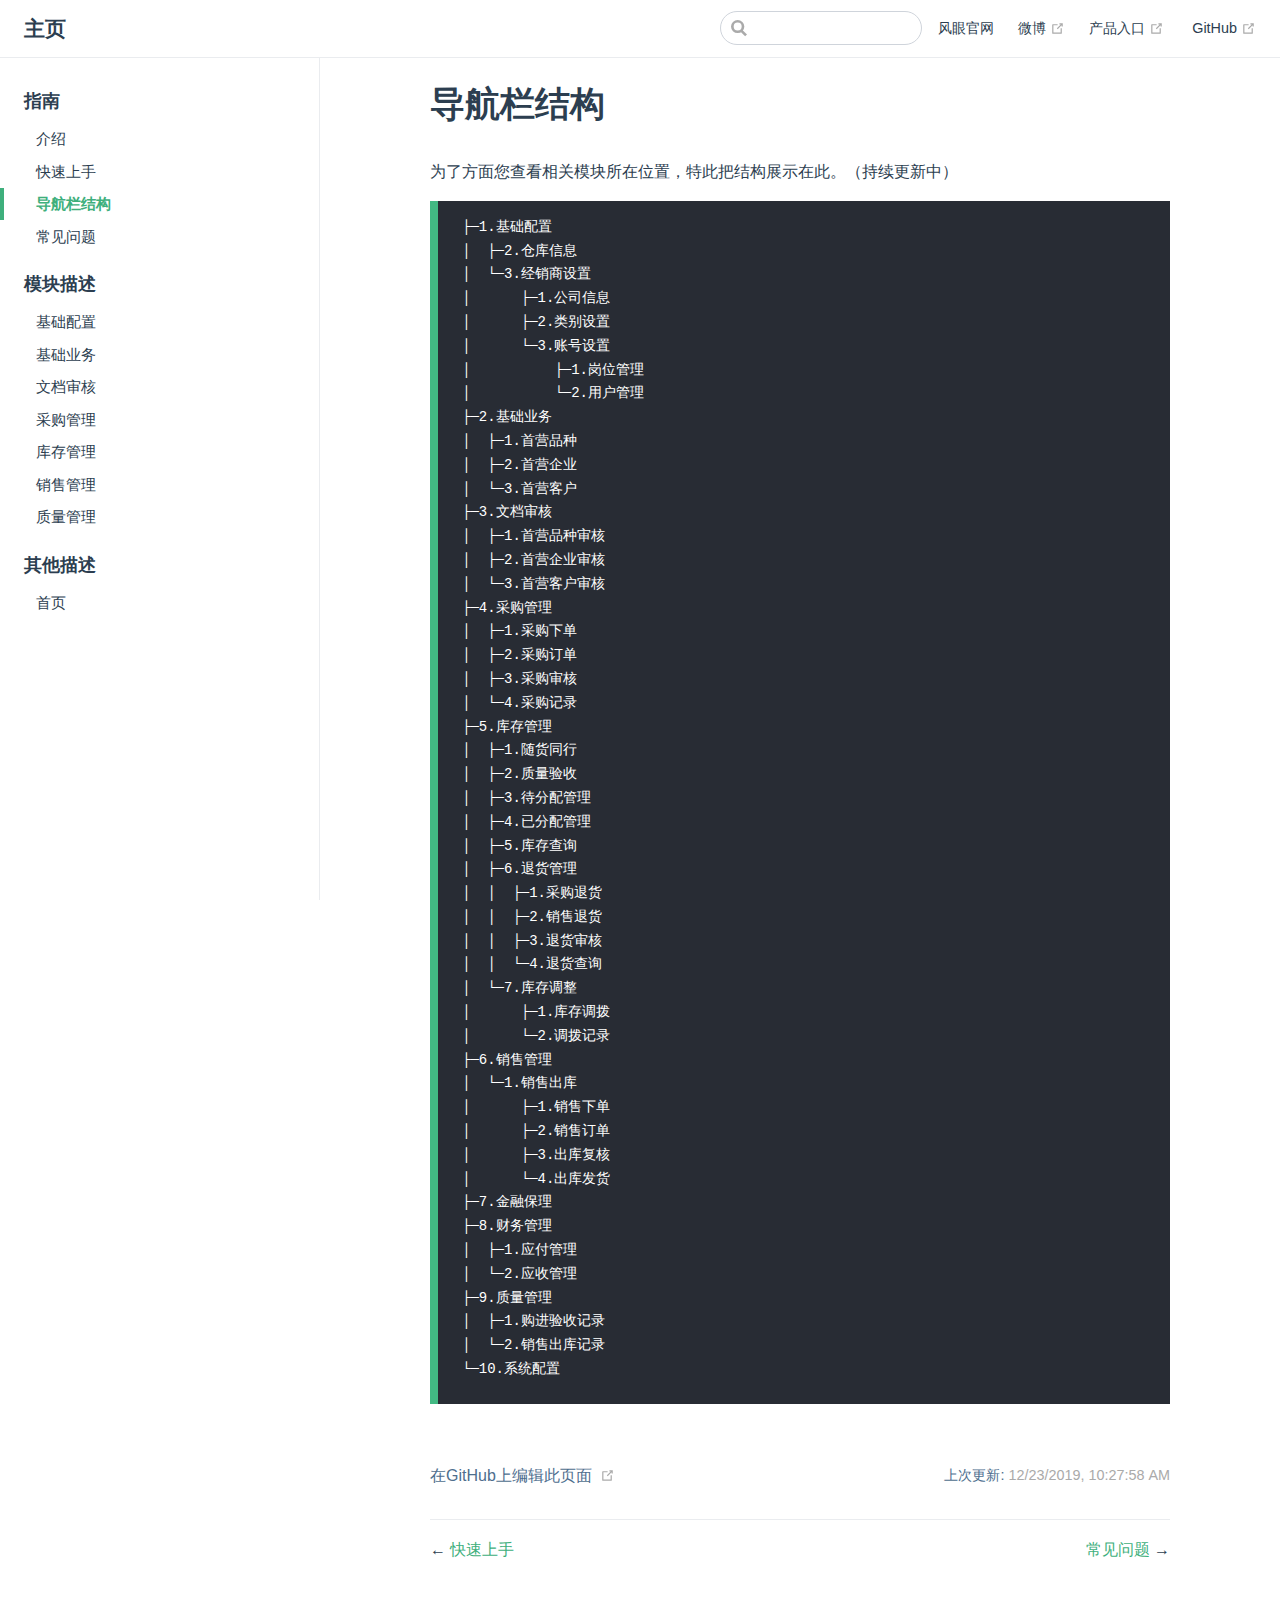
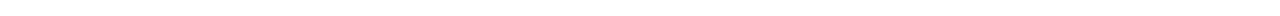
<file: guide/directory-structure.html>
<!DOCTYPE html>
<html lang="en-US">
  <head>
    <meta charset="utf-8">
    <meta name="viewport" content="width=device-width,initial-scale=1">
    <title>导航栏结构 | 主页</title>
    <meta name="description" content="产品">
    <link rel="icon" href="/img/logo.ico">
  <link rel="manifest" href="/manifest.json">
    
    <link rel="preload" href="/assets/css/0.styles.e28fe778.css" as="style"><link rel="preload" href="/assets/js/app.84dbff72.js" as="script"><link rel="preload" href="/assets/js/2.32595f98.js" as="script"><link rel="preload" href="/assets/js/10.2a2b4bef.js" as="script"><link rel="prefetch" href="/assets/js/11.96fce5ef.js"><link rel="prefetch" href="/assets/js/12.cdeb348d.js"><link rel="prefetch" href="/assets/js/13.ec492c1f.js"><link rel="prefetch" href="/assets/js/14.ee8ceb31.js"><link rel="prefetch" href="/assets/js/15.6589ce92.js"><link rel="prefetch" href="/assets/js/16.7a00c61c.js"><link rel="prefetch" href="/assets/js/17.88dc93c5.js"><link rel="prefetch" href="/assets/js/18.4b092754.js"><link rel="prefetch" href="/assets/js/3.14e93fb4.js"><link rel="prefetch" href="/assets/js/4.d92877c6.js"><link rel="prefetch" href="/assets/js/5.106cbb4d.js"><link rel="prefetch" href="/assets/js/6.a04993eb.js"><link rel="prefetch" href="/assets/js/7.94f4617a.js"><link rel="prefetch" href="/assets/js/8.eeb38d3f.js"><link rel="prefetch" href="/assets/js/9.c5b8bfd7.js">
    <link rel="stylesheet" href="/assets/css/0.styles.e28fe778.css">
  </head>
  <body>
    <div id="app" data-server-rendered="true"><div class="theme-container"><header class="navbar"><div class="sidebar-button"><svg xmlns="http://www.w3.org/2000/svg" aria-hidden="true" role="img" viewBox="0 0 448 512" class="icon"><path fill="currentColor" d="M436 124H12c-6.627 0-12-5.373-12-12V80c0-6.627 5.373-12 12-12h424c6.627 0 12 5.373 12 12v32c0 6.627-5.373 12-12 12zm0 160H12c-6.627 0-12-5.373-12-12v-32c0-6.627 5.373-12 12-12h424c6.627 0 12 5.373 12 12v32c0 6.627-5.373 12-12 12zm0 160H12c-6.627 0-12-5.373-12-12v-32c0-6.627 5.373-12 12-12h424c6.627 0 12 5.373 12 12v32c0 6.627-5.373 12-12 12z"></path></svg></div> <a href="/" class="home-link router-link-active"><!----> <span class="site-name">主页</span></a> <div class="links"><div class="search-box"><input aria-label="Search" autocomplete="off" spellcheck="false" value=""> <!----></div> <nav class="nav-links can-hide"><div class="nav-item"><a href="/accumulate/" class="nav-link">风眼官网</a></div><div class="nav-item"><a href="https://baidu.com" target="_blank" rel="noopener noreferrer" class="nav-link external">
  微博
  <svg xmlns="http://www.w3.org/2000/svg" aria-hidden="true" x="0px" y="0px" viewBox="0 0 100 100" width="15" height="15" class="icon outbound"><path fill="currentColor" d="M18.8,85.1h56l0,0c2.2,0,4-1.8,4-4v-32h-8v28h-48v-48h28v-8h-32l0,0c-2.2,0-4,1.8-4,4v56C14.8,83.3,16.6,85.1,18.8,85.1z"></path> <polygon fill="currentColor" points="45.7,48.7 51.3,54.3 77.2,28.5 77.2,37.2 85.2,37.2 85.2,14.9 62.8,14.9 62.8,22.9 71.5,22.9"></polygon></svg></a></div><div class="nav-item"><a href="http://192.168.0.105" target="_blank" rel="noopener noreferrer" class="nav-link external">
  产品入口
  <svg xmlns="http://www.w3.org/2000/svg" aria-hidden="true" x="0px" y="0px" viewBox="0 0 100 100" width="15" height="15" class="icon outbound"><path fill="currentColor" d="M18.8,85.1h56l0,0c2.2,0,4-1.8,4-4v-32h-8v28h-48v-48h28v-8h-32l0,0c-2.2,0-4,1.8-4,4v56C14.8,83.3,16.6,85.1,18.8,85.1z"></path> <polygon fill="currentColor" points="45.7,48.7 51.3,54.3 77.2,28.5 77.2,37.2 85.2,37.2 85.2,14.9 62.8,14.9 62.8,22.9 71.5,22.9"></polygon></svg></a></div> <a href="https://github.com/shangHaiFengYan/softwareGuide/" target="_blank" rel="noopener noreferrer" class="repo-link">
    GitHub
    <svg xmlns="http://www.w3.org/2000/svg" aria-hidden="true" x="0px" y="0px" viewBox="0 0 100 100" width="15" height="15" class="icon outbound"><path fill="currentColor" d="M18.8,85.1h56l0,0c2.2,0,4-1.8,4-4v-32h-8v28h-48v-48h28v-8h-32l0,0c-2.2,0-4,1.8-4,4v56C14.8,83.3,16.6,85.1,18.8,85.1z"></path> <polygon fill="currentColor" points="45.7,48.7 51.3,54.3 77.2,28.5 77.2,37.2 85.2,37.2 85.2,14.9 62.8,14.9 62.8,22.9 71.5,22.9"></polygon></svg></a></nav></div></header> <div class="sidebar-mask"></div> <aside class="sidebar"><nav class="nav-links"><div class="nav-item"><a href="/accumulate/" class="nav-link">风眼官网</a></div><div class="nav-item"><a href="https://baidu.com" target="_blank" rel="noopener noreferrer" class="nav-link external">
  微博
  <svg xmlns="http://www.w3.org/2000/svg" aria-hidden="true" x="0px" y="0px" viewBox="0 0 100 100" width="15" height="15" class="icon outbound"><path fill="currentColor" d="M18.8,85.1h56l0,0c2.2,0,4-1.8,4-4v-32h-8v28h-48v-48h28v-8h-32l0,0c-2.2,0-4,1.8-4,4v56C14.8,83.3,16.6,85.1,18.8,85.1z"></path> <polygon fill="currentColor" points="45.7,48.7 51.3,54.3 77.2,28.5 77.2,37.2 85.2,37.2 85.2,14.9 62.8,14.9 62.8,22.9 71.5,22.9"></polygon></svg></a></div><div class="nav-item"><a href="http://192.168.0.105" target="_blank" rel="noopener noreferrer" class="nav-link external">
  产品入口
  <svg xmlns="http://www.w3.org/2000/svg" aria-hidden="true" x="0px" y="0px" viewBox="0 0 100 100" width="15" height="15" class="icon outbound"><path fill="currentColor" d="M18.8,85.1h56l0,0c2.2,0,4-1.8,4-4v-32h-8v28h-48v-48h28v-8h-32l0,0c-2.2,0-4,1.8-4,4v56C14.8,83.3,16.6,85.1,18.8,85.1z"></path> <polygon fill="currentColor" points="45.7,48.7 51.3,54.3 77.2,28.5 77.2,37.2 85.2,37.2 85.2,14.9 62.8,14.9 62.8,22.9 71.5,22.9"></polygon></svg></a></div> <a href="https://github.com/shangHaiFengYan/softwareGuide/" target="_blank" rel="noopener noreferrer" class="repo-link">
    GitHub
    <svg xmlns="http://www.w3.org/2000/svg" aria-hidden="true" x="0px" y="0px" viewBox="0 0 100 100" width="15" height="15" class="icon outbound"><path fill="currentColor" d="M18.8,85.1h56l0,0c2.2,0,4-1.8,4-4v-32h-8v28h-48v-48h28v-8h-32l0,0c-2.2,0-4,1.8-4,4v56C14.8,83.3,16.6,85.1,18.8,85.1z"></path> <polygon fill="currentColor" points="45.7,48.7 51.3,54.3 77.2,28.5 77.2,37.2 85.2,37.2 85.2,14.9 62.8,14.9 62.8,22.9 71.5,22.9"></polygon></svg></a></nav>  <ul class="sidebar-links"><li><section class="sidebar-group depth-0"><p class="sidebar-heading open"><span>指南</span> <!----></p> <ul class="sidebar-links sidebar-group-items"><li><a href="/guide/" class="sidebar-link">介绍</a></li><li><a href="/guide/quick-start.html" class="sidebar-link">快速上手</a></li><li><a href="/guide/directory-structure.html" class="active sidebar-link">导航栏结构</a></li><li><a href="/guide/FAQ.html" class="sidebar-link">常见问题</a></li></ul></section></li><li><section class="sidebar-group depth-0"><p class="sidebar-heading"><span>模块描述</span> <!----></p> <ul class="sidebar-links sidebar-group-items"><li><a href="/guide/base-config.html" class="sidebar-link">基础配置</a></li><li><a href="/guide/base-business.html" class="sidebar-link">基础业务</a></li><li><a href="/guide/document-review.html" class="sidebar-link">文档审核</a></li><li><a href="/guide/purchase.html" class="sidebar-link">采购管理</a></li><li><a href="/guide/inventory.html" class="sidebar-link">库存管理</a></li><li><a href="/guide/sale.html" class="sidebar-link">销售管理</a></li><li><a href="/guide/quality.html" class="sidebar-link">质量管理</a></li></ul></section></li><li><section class="sidebar-group depth-0"><p class="sidebar-heading"><span>其他描述</span> <!----></p> <ul class="sidebar-links sidebar-group-items"><li><a href="/guide/other-operate-one.html" class="sidebar-link">首页</a></li></ul></section></li></ul> </aside> <main class="page"> <div class="theme-default-content content__default"><h1 id="导航栏结构"><a href="#导航栏结构" class="header-anchor">#</a> 导航栏结构</h1> <p>为了方面您查看相关模块所在位置，特此把结构展示在此。（持续更新中）</p> <pre class="structure-container"><code><p>├─1.基础配置
│  ├─2.仓库信息
│  └─3.经销商设置
│      ├─1.公司信息
│      ├─2.类别设置
│      └─3.账号设置
│          ├─1.岗位管理
│          └─2.用户管理
├─2.基础业务
│  ├─1.首营品种
│  ├─2.首营企业
│  └─3.首营客户
├─3.文档审核
│  ├─1.首营品种审核
│  ├─2.首营企业审核
│  └─3.首营客户审核
├─4.采购管理
│  ├─1.采购下单
│  ├─2.采购订单
│  ├─3.采购审核
│  └─4.采购记录
├─5.库存管理
│  ├─1.随货同行
│  ├─2.质量验收
│  ├─3.待分配管理
│  ├─4.已分配管理
│  ├─5.库存查询
│  ├─6.退货管理
│  │  ├─1.采购退货
│  │  ├─2.销售退货
│  │  ├─3.退货审核
│  │  └─4.退货查询
│  └─7.库存调整
│      ├─1.库存调拨
│      └─2.调拨记录
├─6.销售管理
│  └─1.销售出库
│      ├─1.销售下单
│      ├─2.销售订单
│      ├─3.出库复核
│      └─4.出库发货
├─7.金融保理
├─8.财务管理
│  ├─1.应付管理
│  └─2.应收管理
├─9.质量管理
│  ├─1.购进验收记录
│  └─2.销售出库记录
└─10.系统配置</p>
</code></pre></div> <footer class="page-edit"><div class="edit-link"><a href="https://github.com/shangHaiFengYan/softwareGuide/edit/master/docs/guide/directory-structure.md" target="_blank" rel="noopener noreferrer">在GitHub上编辑此页面</a> <svg xmlns="http://www.w3.org/2000/svg" aria-hidden="true" x="0px" y="0px" viewBox="0 0 100 100" width="15" height="15" class="icon outbound"><path fill="currentColor" d="M18.8,85.1h56l0,0c2.2,0,4-1.8,4-4v-32h-8v28h-48v-48h28v-8h-32l0,0c-2.2,0-4,1.8-4,4v56C14.8,83.3,16.6,85.1,18.8,85.1z"></path> <polygon fill="currentColor" points="45.7,48.7 51.3,54.3 77.2,28.5 77.2,37.2 85.2,37.2 85.2,14.9 62.8,14.9 62.8,22.9 71.5,22.9"></polygon></svg></div> <div class="last-updated"><span class="prefix">上次更新:</span> <span class="time">12/23/2019, 10:27:58 AM</span></div></footer> <div class="page-nav"><p class="inner"><span class="prev">
      ←
      <a href="/guide/quick-start.html" class="prev">快速上手</a></span> <span class="next"><a href="/guide/FAQ.html">常见问题</a>
      →
    </span></p></div> </main></div><div class="global-ui"></div></div>
    <script src="/assets/js/app.84dbff72.js" defer></script><script src="/assets/js/2.32595f98.js" defer></script><script src="/assets/js/10.2a2b4bef.js" defer></script>
  </body>
</html>
</file>
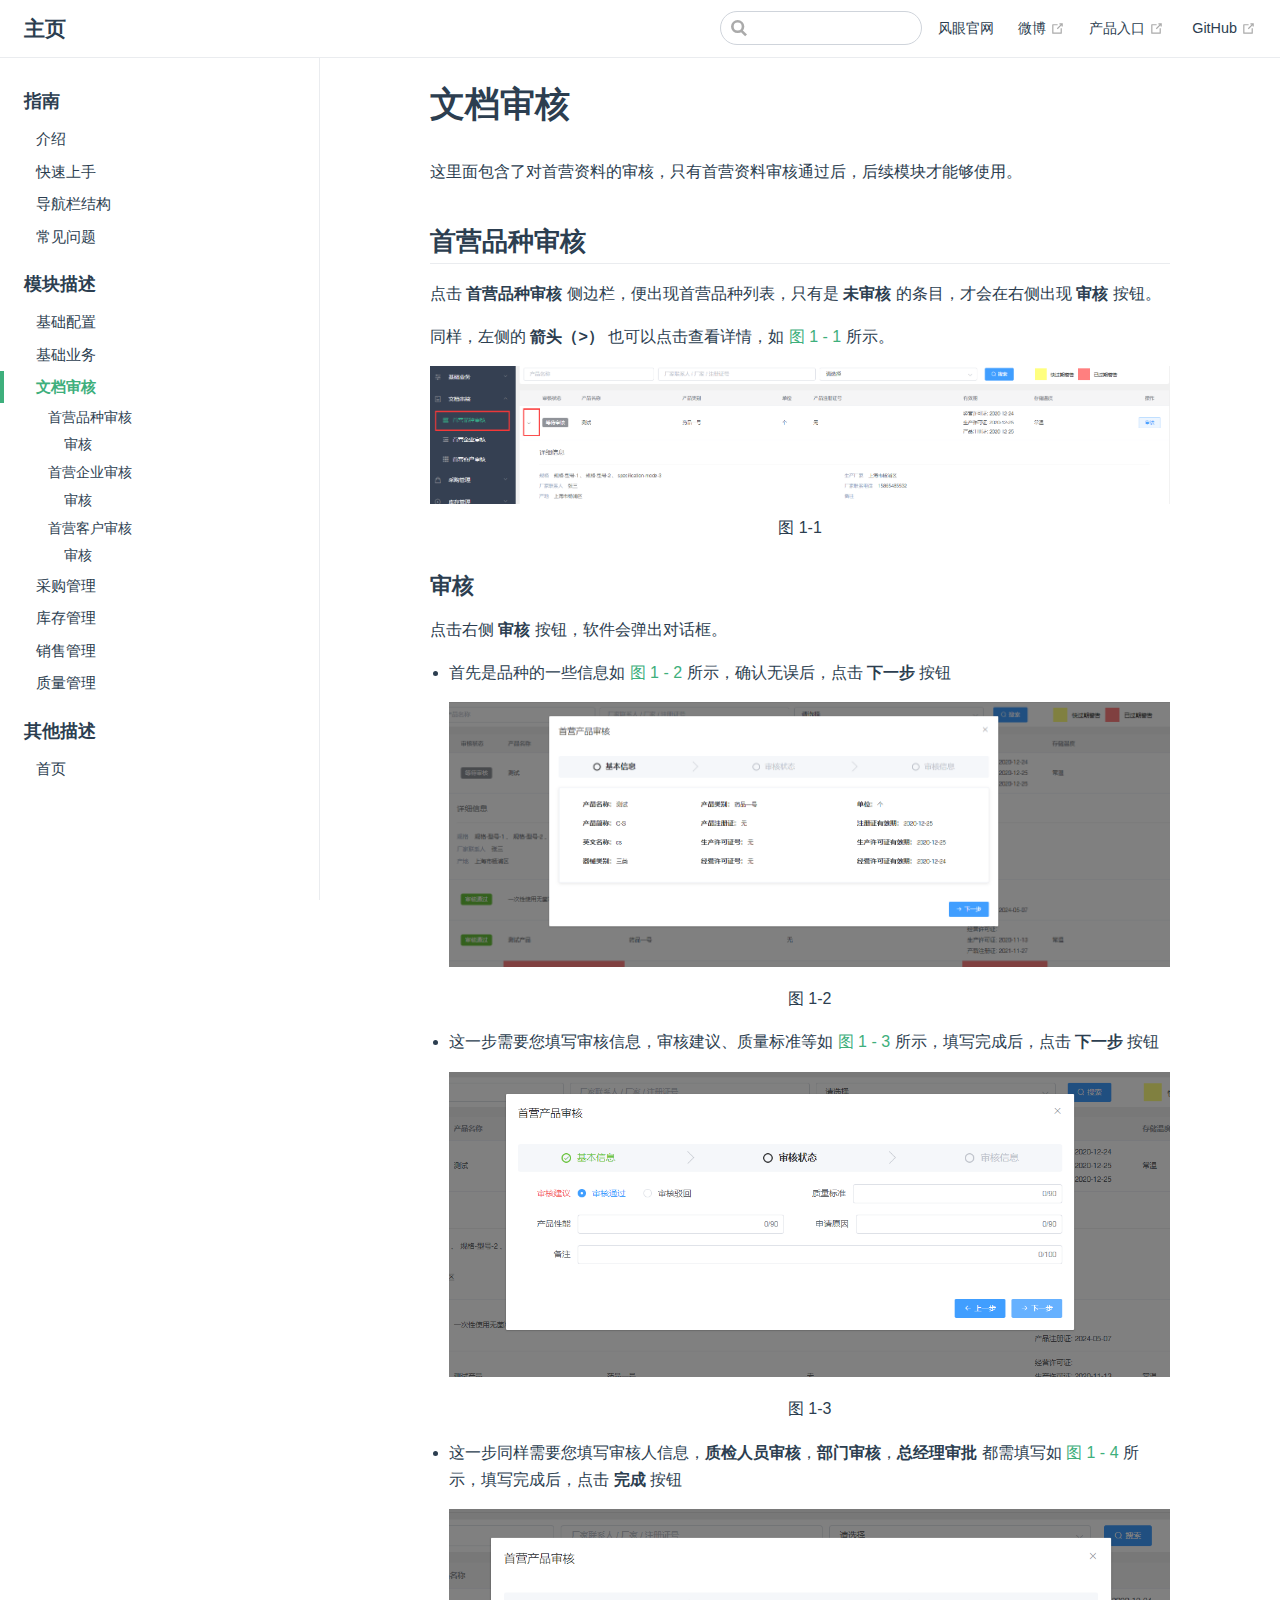
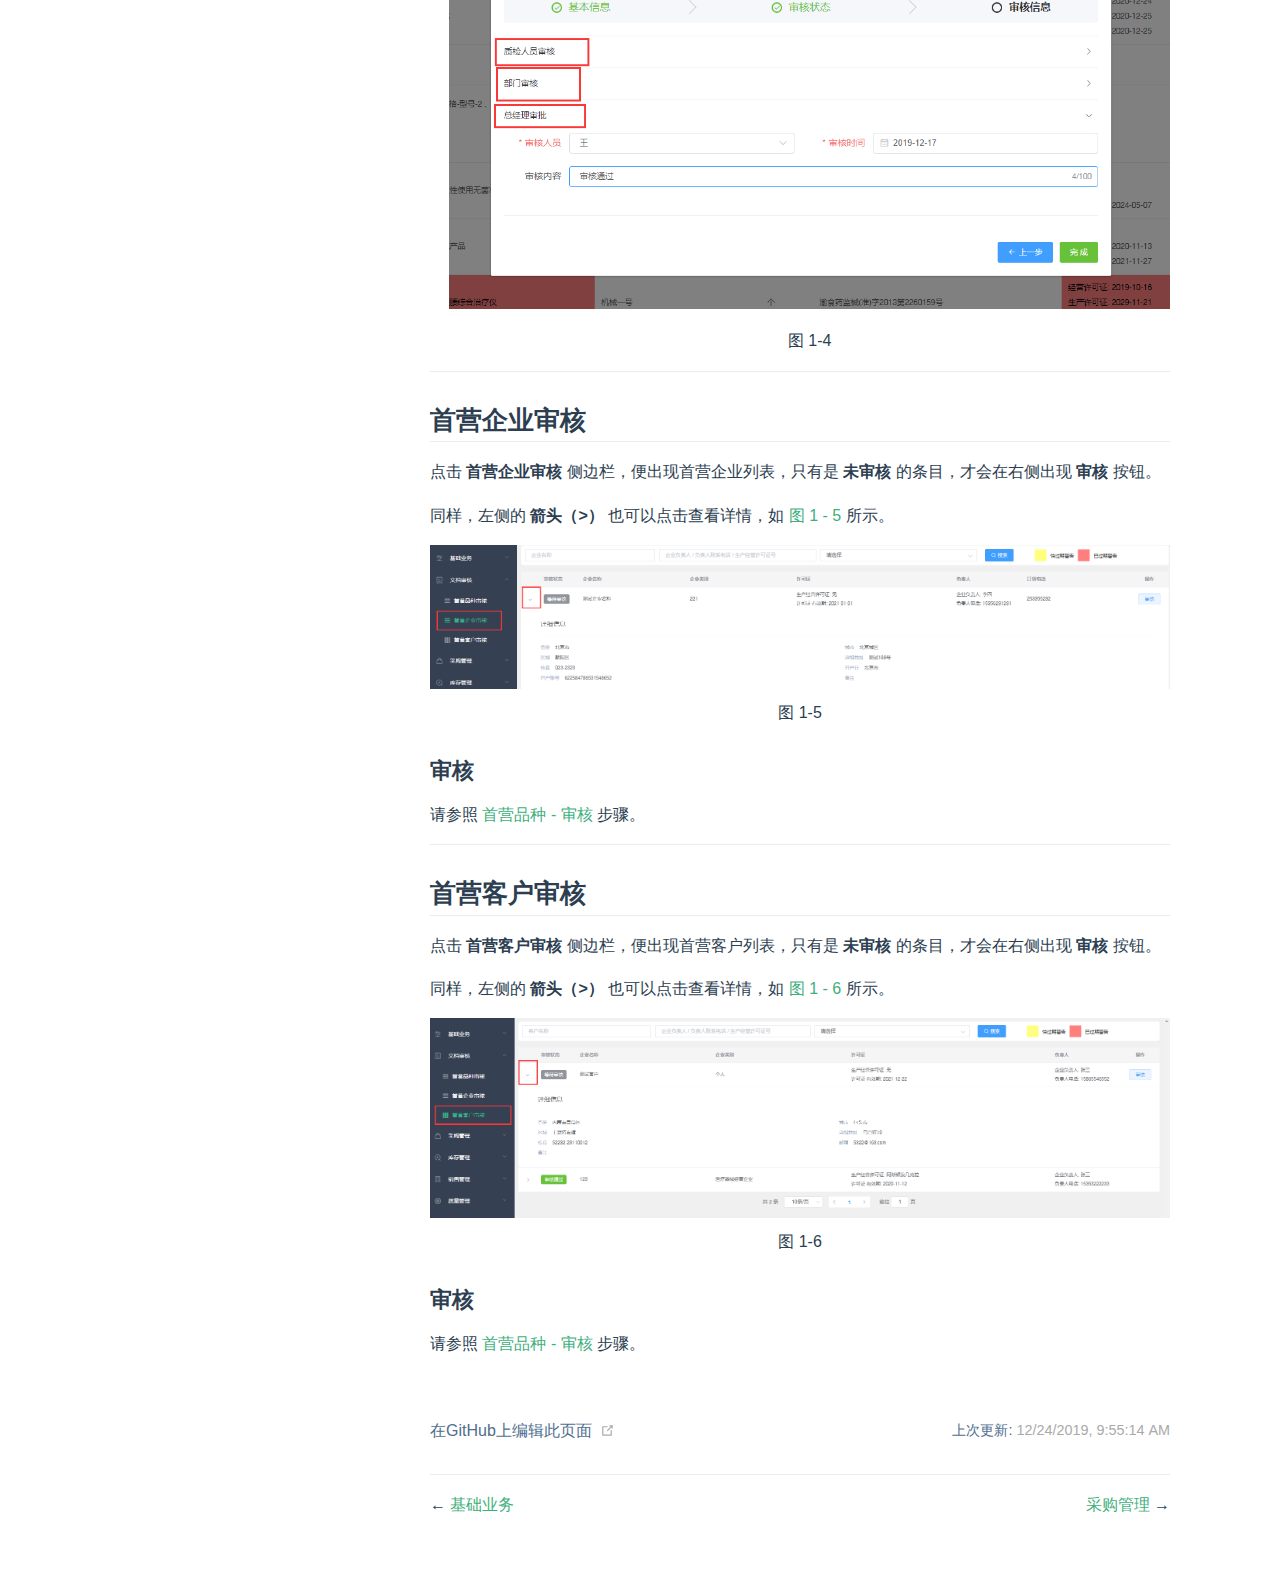
<file: guide/document-review.html>
<!DOCTYPE html>
<html lang="en-US">
  <head>
    <meta charset="utf-8">
    <meta name="viewport" content="width=device-width,initial-scale=1">
    <title>文档审核 | 主页</title>
    <meta name="description" content="产品">
    <link rel="icon" href="/img/logo.ico">
  <link rel="manifest" href="/manifest.json">
    
    <link rel="preload" href="/assets/css/0.styles.e28fe778.css" as="style"><link rel="preload" href="/assets/js/app.84dbff72.js" as="script"><link rel="preload" href="/assets/js/2.32595f98.js" as="script"><link rel="preload" href="/assets/js/11.96fce5ef.js" as="script"><link rel="prefetch" href="/assets/js/10.2a2b4bef.js"><link rel="prefetch" href="/assets/js/12.cdeb348d.js"><link rel="prefetch" href="/assets/js/13.ec492c1f.js"><link rel="prefetch" href="/assets/js/14.ee8ceb31.js"><link rel="prefetch" href="/assets/js/15.6589ce92.js"><link rel="prefetch" href="/assets/js/16.7a00c61c.js"><link rel="prefetch" href="/assets/js/17.88dc93c5.js"><link rel="prefetch" href="/assets/js/18.4b092754.js"><link rel="prefetch" href="/assets/js/3.14e93fb4.js"><link rel="prefetch" href="/assets/js/4.d92877c6.js"><link rel="prefetch" href="/assets/js/5.106cbb4d.js"><link rel="prefetch" href="/assets/js/6.a04993eb.js"><link rel="prefetch" href="/assets/js/7.94f4617a.js"><link rel="prefetch" href="/assets/js/8.eeb38d3f.js"><link rel="prefetch" href="/assets/js/9.c5b8bfd7.js">
    <link rel="stylesheet" href="/assets/css/0.styles.e28fe778.css">
  </head>
  <body>
    <div id="app" data-server-rendered="true"><div class="theme-container"><header class="navbar"><div class="sidebar-button"><svg xmlns="http://www.w3.org/2000/svg" aria-hidden="true" role="img" viewBox="0 0 448 512" class="icon"><path fill="currentColor" d="M436 124H12c-6.627 0-12-5.373-12-12V80c0-6.627 5.373-12 12-12h424c6.627 0 12 5.373 12 12v32c0 6.627-5.373 12-12 12zm0 160H12c-6.627 0-12-5.373-12-12v-32c0-6.627 5.373-12 12-12h424c6.627 0 12 5.373 12 12v32c0 6.627-5.373 12-12 12zm0 160H12c-6.627 0-12-5.373-12-12v-32c0-6.627 5.373-12 12-12h424c6.627 0 12 5.373 12 12v32c0 6.627-5.373 12-12 12z"></path></svg></div> <a href="/" class="home-link router-link-active"><!----> <span class="site-name">主页</span></a> <div class="links"><div class="search-box"><input aria-label="Search" autocomplete="off" spellcheck="false" value=""> <!----></div> <nav class="nav-links can-hide"><div class="nav-item"><a href="/accumulate/" class="nav-link">风眼官网</a></div><div class="nav-item"><a href="https://baidu.com" target="_blank" rel="noopener noreferrer" class="nav-link external">
  微博
  <svg xmlns="http://www.w3.org/2000/svg" aria-hidden="true" x="0px" y="0px" viewBox="0 0 100 100" width="15" height="15" class="icon outbound"><path fill="currentColor" d="M18.8,85.1h56l0,0c2.2,0,4-1.8,4-4v-32h-8v28h-48v-48h28v-8h-32l0,0c-2.2,0-4,1.8-4,4v56C14.8,83.3,16.6,85.1,18.8,85.1z"></path> <polygon fill="currentColor" points="45.7,48.7 51.3,54.3 77.2,28.5 77.2,37.2 85.2,37.2 85.2,14.9 62.8,14.9 62.8,22.9 71.5,22.9"></polygon></svg></a></div><div class="nav-item"><a href="http://192.168.0.105" target="_blank" rel="noopener noreferrer" class="nav-link external">
  产品入口
  <svg xmlns="http://www.w3.org/2000/svg" aria-hidden="true" x="0px" y="0px" viewBox="0 0 100 100" width="15" height="15" class="icon outbound"><path fill="currentColor" d="M18.8,85.1h56l0,0c2.2,0,4-1.8,4-4v-32h-8v28h-48v-48h28v-8h-32l0,0c-2.2,0-4,1.8-4,4v56C14.8,83.3,16.6,85.1,18.8,85.1z"></path> <polygon fill="currentColor" points="45.7,48.7 51.3,54.3 77.2,28.5 77.2,37.2 85.2,37.2 85.2,14.9 62.8,14.9 62.8,22.9 71.5,22.9"></polygon></svg></a></div> <a href="https://github.com/shangHaiFengYan/softwareGuide/" target="_blank" rel="noopener noreferrer" class="repo-link">
    GitHub
    <svg xmlns="http://www.w3.org/2000/svg" aria-hidden="true" x="0px" y="0px" viewBox="0 0 100 100" width="15" height="15" class="icon outbound"><path fill="currentColor" d="M18.8,85.1h56l0,0c2.2,0,4-1.8,4-4v-32h-8v28h-48v-48h28v-8h-32l0,0c-2.2,0-4,1.8-4,4v56C14.8,83.3,16.6,85.1,18.8,85.1z"></path> <polygon fill="currentColor" points="45.7,48.7 51.3,54.3 77.2,28.5 77.2,37.2 85.2,37.2 85.2,14.9 62.8,14.9 62.8,22.9 71.5,22.9"></polygon></svg></a></nav></div></header> <div class="sidebar-mask"></div> <aside class="sidebar"><nav class="nav-links"><div class="nav-item"><a href="/accumulate/" class="nav-link">风眼官网</a></div><div class="nav-item"><a href="https://baidu.com" target="_blank" rel="noopener noreferrer" class="nav-link external">
  微博
  <svg xmlns="http://www.w3.org/2000/svg" aria-hidden="true" x="0px" y="0px" viewBox="0 0 100 100" width="15" height="15" class="icon outbound"><path fill="currentColor" d="M18.8,85.1h56l0,0c2.2,0,4-1.8,4-4v-32h-8v28h-48v-48h28v-8h-32l0,0c-2.2,0-4,1.8-4,4v56C14.8,83.3,16.6,85.1,18.8,85.1z"></path> <polygon fill="currentColor" points="45.7,48.7 51.3,54.3 77.2,28.5 77.2,37.2 85.2,37.2 85.2,14.9 62.8,14.9 62.8,22.9 71.5,22.9"></polygon></svg></a></div><div class="nav-item"><a href="http://192.168.0.105" target="_blank" rel="noopener noreferrer" class="nav-link external">
  产品入口
  <svg xmlns="http://www.w3.org/2000/svg" aria-hidden="true" x="0px" y="0px" viewBox="0 0 100 100" width="15" height="15" class="icon outbound"><path fill="currentColor" d="M18.8,85.1h56l0,0c2.2,0,4-1.8,4-4v-32h-8v28h-48v-48h28v-8h-32l0,0c-2.2,0-4,1.8-4,4v56C14.8,83.3,16.6,85.1,18.8,85.1z"></path> <polygon fill="currentColor" points="45.7,48.7 51.3,54.3 77.2,28.5 77.2,37.2 85.2,37.2 85.2,14.9 62.8,14.9 62.8,22.9 71.5,22.9"></polygon></svg></a></div> <a href="https://github.com/shangHaiFengYan/softwareGuide/" target="_blank" rel="noopener noreferrer" class="repo-link">
    GitHub
    <svg xmlns="http://www.w3.org/2000/svg" aria-hidden="true" x="0px" y="0px" viewBox="0 0 100 100" width="15" height="15" class="icon outbound"><path fill="currentColor" d="M18.8,85.1h56l0,0c2.2,0,4-1.8,4-4v-32h-8v28h-48v-48h28v-8h-32l0,0c-2.2,0-4,1.8-4,4v56C14.8,83.3,16.6,85.1,18.8,85.1z"></path> <polygon fill="currentColor" points="45.7,48.7 51.3,54.3 77.2,28.5 77.2,37.2 85.2,37.2 85.2,14.9 62.8,14.9 62.8,22.9 71.5,22.9"></polygon></svg></a></nav>  <ul class="sidebar-links"><li><section class="sidebar-group depth-0"><p class="sidebar-heading"><span>指南</span> <!----></p> <ul class="sidebar-links sidebar-group-items"><li><a href="/guide/" class="sidebar-link">介绍</a></li><li><a href="/guide/quick-start.html" class="sidebar-link">快速上手</a></li><li><a href="/guide/directory-structure.html" class="sidebar-link">导航栏结构</a></li><li><a href="/guide/FAQ.html" class="sidebar-link">常见问题</a></li></ul></section></li><li><section class="sidebar-group depth-0"><p class="sidebar-heading open"><span>模块描述</span> <!----></p> <ul class="sidebar-links sidebar-group-items"><li><a href="/guide/base-config.html" class="sidebar-link">基础配置</a></li><li><a href="/guide/base-business.html" class="sidebar-link">基础业务</a></li><li><a href="/guide/document-review.html" class="active sidebar-link">文档审核</a><ul class="sidebar-sub-headers"><li class="sidebar-sub-header"><a href="/guide/document-review.html#首营品种审核" class="sidebar-link">首营品种审核</a><ul class="sidebar-sub-headers"><li class="sidebar-sub-header"><a href="/guide/document-review.html#审核" class="sidebar-link">审核</a></li></ul></li><li class="sidebar-sub-header"><a href="/guide/document-review.html#首营企业审核" class="sidebar-link">首营企业审核</a><ul class="sidebar-sub-headers"><li class="sidebar-sub-header"><a href="/guide/document-review.html#审核-2" class="sidebar-link">审核</a></li></ul></li><li class="sidebar-sub-header"><a href="/guide/document-review.html#首营客户审核" class="sidebar-link">首营客户审核</a><ul class="sidebar-sub-headers"><li class="sidebar-sub-header"><a href="/guide/document-review.html#审核-3" class="sidebar-link">审核</a></li></ul></li></ul></li><li><a href="/guide/purchase.html" class="sidebar-link">采购管理</a></li><li><a href="/guide/inventory.html" class="sidebar-link">库存管理</a></li><li><a href="/guide/sale.html" class="sidebar-link">销售管理</a></li><li><a href="/guide/quality.html" class="sidebar-link">质量管理</a></li></ul></section></li><li><section class="sidebar-group depth-0"><p class="sidebar-heading"><span>其他描述</span> <!----></p> <ul class="sidebar-links sidebar-group-items"><li><a href="/guide/other-operate-one.html" class="sidebar-link">首页</a></li></ul></section></li></ul> </aside> <main class="page"> <div class="theme-default-content content__default"><h1 id="文档审核"><a href="#文档审核" class="header-anchor">#</a> 文档审核</h1> <p>这里面包含了对首营资料的审核，只有首营资料审核通过后，后续模块才能够使用。</p> <h2 id="首营品种审核"><a href="#首营品种审核" class="header-anchor">#</a> 首营品种审核</h2> <p>点击 <strong>首营品种审核</strong> 侧边栏，便出现首营品种列表，只有是 <strong>未审核</strong> 的条目，才会在右侧出现 <strong>审核</strong> 按钮。</p> <p>同样，左侧的 <strong>箭头（&gt;）</strong> 也可以点击查看详情，如 <a href="/docReview/1.1.png">图 1 - 1</a> 所示。</p> <div class="fy-show-img"><img src="\docReview\1.1.png" alt="产品信息"> <span>图 1-1</span></div> <h3 id="审核"><a href="#审核" class="header-anchor">#</a> 审核</h3> <p>点击右侧 <strong>审核</strong> 按钮，软件会弹出对话框。</p> <ul><li><p>首先是品种的一些信息如 <a href="/docReview/1.2.png">图 1 - 2</a> 所示，确认无误后，点击 <strong>下一步</strong> 按钮</p> <div class="fy-show-img"><img src="\docReview\1.2.png" alt="产品信息-审核-1"> <span>图 1-2</span></div></li> <li><p>这一步需要您填写审核信息，审核建议、质量标准等如 <a href="/docReview/1.3.png">图 1 - 3</a> 所示，填写完成后，点击 <strong>下一步</strong> 按钮</p> <div class="fy-show-img"><img src="\docReview\1.3.png" alt="产品信息-审核-2"> <span>图 1-3</span></div></li> <li><p>这一步同样需要您填写审核人信息，<strong>质检人员审核</strong>，<strong>部门审核</strong>，<strong>总经理审批</strong> 都需填写如 <a href="/docReview/1.4.png">图 1 - 4</a> 所示，填写完成后，点击 <strong>完成</strong> 按钮</p> <div class="fy-show-img"><img src="\docReview\1.4.png" alt="产品信息-审核-3"> <span>图 1-4</span></div></li></ul> <hr> <h2 id="首营企业审核"><a href="#首营企业审核" class="header-anchor">#</a> 首营企业审核</h2> <p>点击 <strong>首营企业审核</strong> 侧边栏，便出现首营企业列表，只有是 <strong>未审核</strong> 的条目，才会在右侧出现 <strong>审核</strong> 按钮。</p> <p>同样，左侧的 <strong>箭头（&gt;）</strong> 也可以点击查看详情，如 <a href="/docReview/1.5.png">图 1 - 5</a> 所示。</p> <div class="fy-show-img"><img src="\docReview\1.5.png" alt="企业信息"> <span>图 1-5</span></div> <h3 id="审核-2"><a href="#审核-2" class="header-anchor">#</a> 审核</h3> <p>请参照 <a href="/guide/document-review.html#审核">首营品种 - 审核</a> 步骤。</p> <hr> <h2 id="首营客户审核"><a href="#首营客户审核" class="header-anchor">#</a> 首营客户审核</h2> <p>点击 <strong>首营客户审核</strong> 侧边栏，便出现首营客户列表，只有是 <strong>未审核</strong> 的条目，才会在右侧出现 <strong>审核</strong> 按钮。</p> <p>同样，左侧的 <strong>箭头（&gt;）</strong> 也可以点击查看详情，如 <a href="/docReview/1.6.png">图 1 - 6</a> 所示。</p> <div class="fy-show-img"><img src="\docReview\1.6.png" alt="客户信息"> <span>图 1-6</span></div> <h3 id="审核-3"><a href="#审核-3" class="header-anchor">#</a> 审核</h3> <p>请参照 <a href="/guide/document-review.html#审核">首营品种 - 审核</a> 步骤。</p></div> <footer class="page-edit"><div class="edit-link"><a href="https://github.com/shangHaiFengYan/softwareGuide/edit/master/docs/guide/document-review.md" target="_blank" rel="noopener noreferrer">在GitHub上编辑此页面</a> <svg xmlns="http://www.w3.org/2000/svg" aria-hidden="true" x="0px" y="0px" viewBox="0 0 100 100" width="15" height="15" class="icon outbound"><path fill="currentColor" d="M18.8,85.1h56l0,0c2.2,0,4-1.8,4-4v-32h-8v28h-48v-48h28v-8h-32l0,0c-2.2,0-4,1.8-4,4v56C14.8,83.3,16.6,85.1,18.8,85.1z"></path> <polygon fill="currentColor" points="45.7,48.7 51.3,54.3 77.2,28.5 77.2,37.2 85.2,37.2 85.2,14.9 62.8,14.9 62.8,22.9 71.5,22.9"></polygon></svg></div> <div class="last-updated"><span class="prefix">上次更新:</span> <span class="time">12/24/2019, 9:55:14 AM</span></div></footer> <div class="page-nav"><p class="inner"><span class="prev">
      ←
      <a href="/guide/base-business.html" class="prev">基础业务</a></span> <span class="next"><a href="/guide/purchase.html">采购管理</a>
      →
    </span></p></div> </main></div><div class="global-ui"></div></div>
    <script src="/assets/js/app.84dbff72.js" defer></script><script src="/assets/js/2.32595f98.js" defer></script><script src="/assets/js/11.96fce5ef.js" defer></script>
  </body>
</html>
</file>
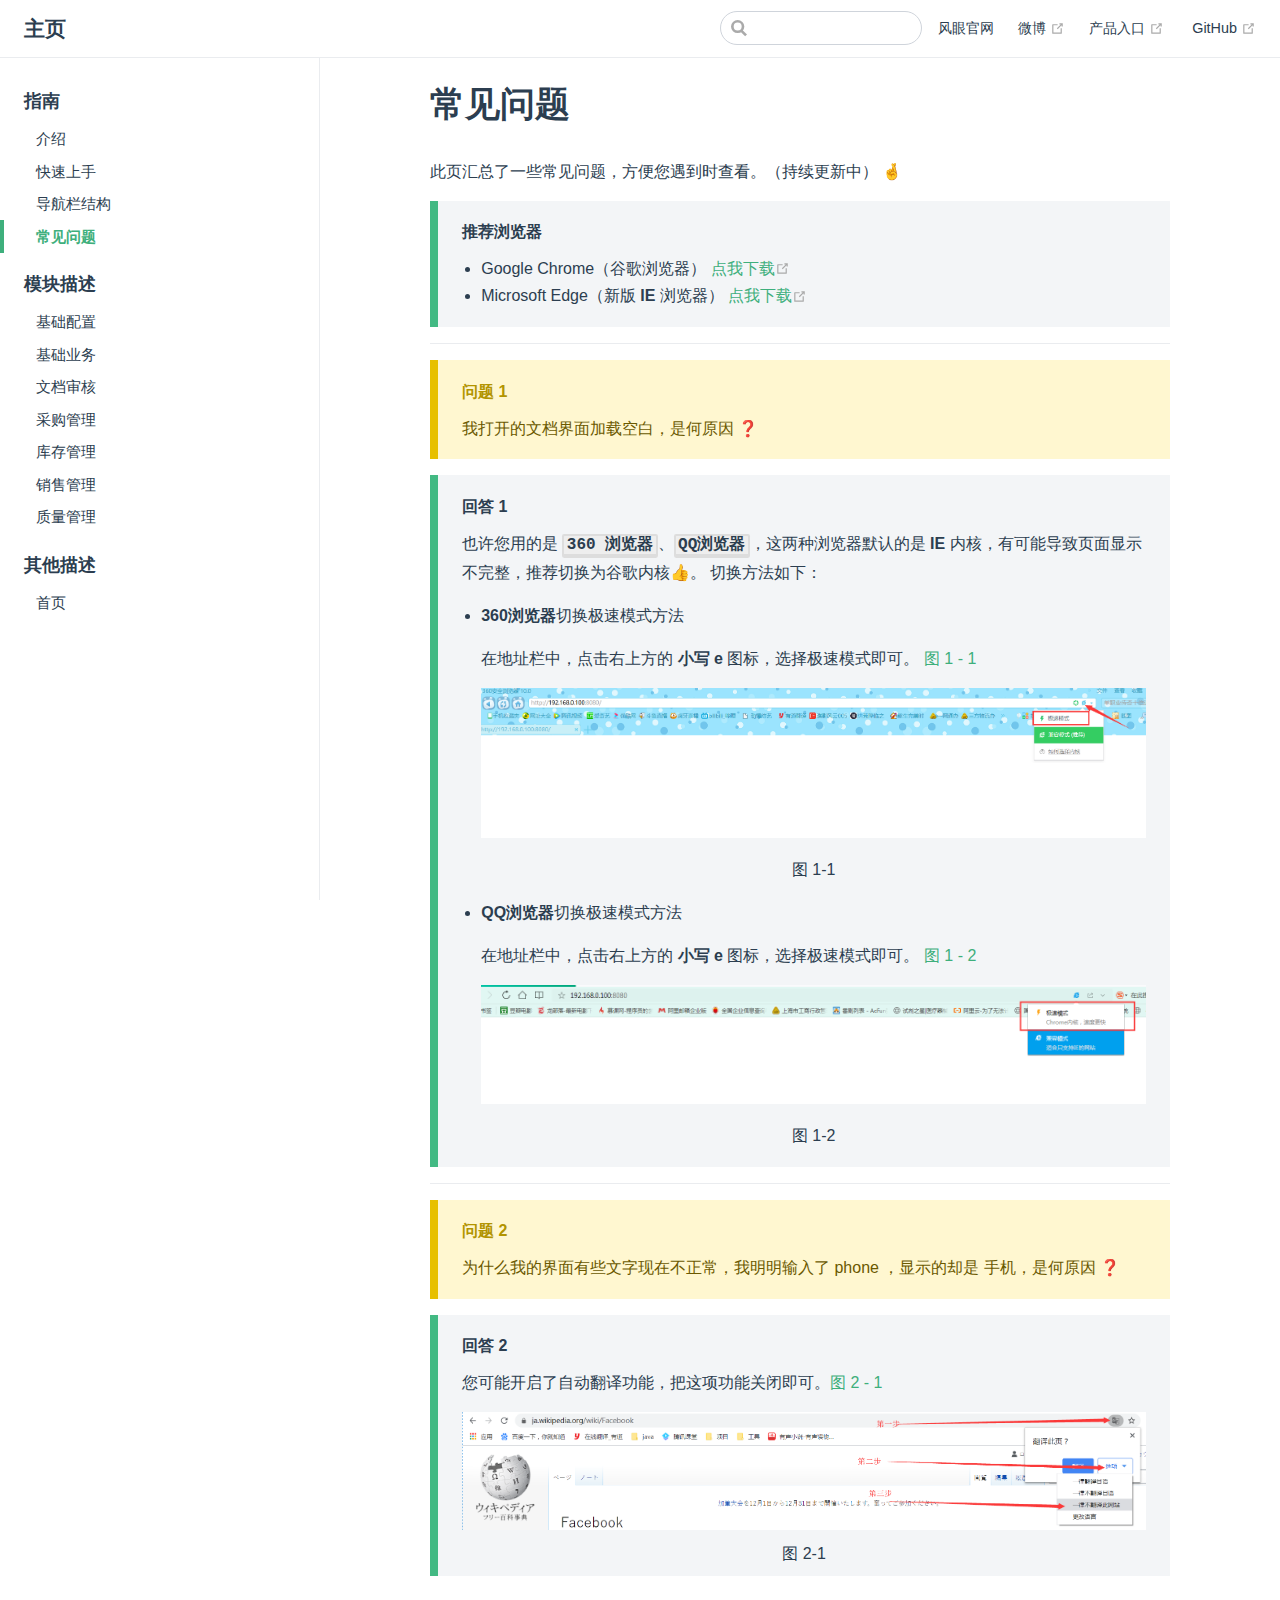
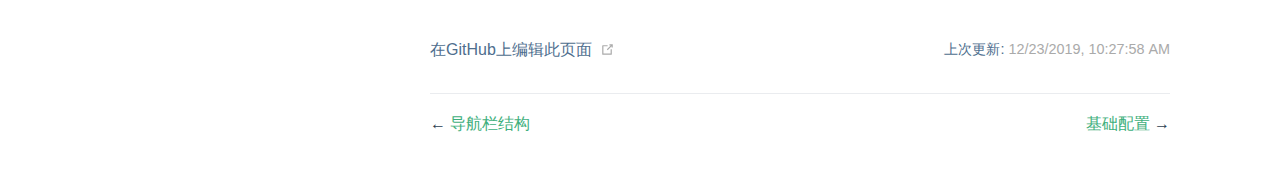
<file: guide/FAQ.html>
<!DOCTYPE html>
<html lang="en-US">
  <head>
    <meta charset="utf-8">
    <meta name="viewport" content="width=device-width,initial-scale=1">
    <title>常见问题 | 主页</title>
    <meta name="description" content="产品">
    <link rel="icon" href="/img/logo.ico">
  <link rel="manifest" href="/manifest.json">
    
    <link rel="preload" href="/assets/css/0.styles.e28fe778.css" as="style"><link rel="preload" href="/assets/js/app.84dbff72.js" as="script"><link rel="preload" href="/assets/js/2.32595f98.js" as="script"><link rel="preload" href="/assets/js/6.a04993eb.js" as="script"><link rel="prefetch" href="/assets/js/10.2a2b4bef.js"><link rel="prefetch" href="/assets/js/11.96fce5ef.js"><link rel="prefetch" href="/assets/js/12.cdeb348d.js"><link rel="prefetch" href="/assets/js/13.ec492c1f.js"><link rel="prefetch" href="/assets/js/14.ee8ceb31.js"><link rel="prefetch" href="/assets/js/15.6589ce92.js"><link rel="prefetch" href="/assets/js/16.7a00c61c.js"><link rel="prefetch" href="/assets/js/17.88dc93c5.js"><link rel="prefetch" href="/assets/js/18.4b092754.js"><link rel="prefetch" href="/assets/js/3.14e93fb4.js"><link rel="prefetch" href="/assets/js/4.d92877c6.js"><link rel="prefetch" href="/assets/js/5.106cbb4d.js"><link rel="prefetch" href="/assets/js/7.94f4617a.js"><link rel="prefetch" href="/assets/js/8.eeb38d3f.js"><link rel="prefetch" href="/assets/js/9.c5b8bfd7.js">
    <link rel="stylesheet" href="/assets/css/0.styles.e28fe778.css">
  </head>
  <body>
    <div id="app" data-server-rendered="true"><div class="theme-container"><header class="navbar"><div class="sidebar-button"><svg xmlns="http://www.w3.org/2000/svg" aria-hidden="true" role="img" viewBox="0 0 448 512" class="icon"><path fill="currentColor" d="M436 124H12c-6.627 0-12-5.373-12-12V80c0-6.627 5.373-12 12-12h424c6.627 0 12 5.373 12 12v32c0 6.627-5.373 12-12 12zm0 160H12c-6.627 0-12-5.373-12-12v-32c0-6.627 5.373-12 12-12h424c6.627 0 12 5.373 12 12v32c0 6.627-5.373 12-12 12zm0 160H12c-6.627 0-12-5.373-12-12v-32c0-6.627 5.373-12 12-12h424c6.627 0 12 5.373 12 12v32c0 6.627-5.373 12-12 12z"></path></svg></div> <a href="/" class="home-link router-link-active"><!----> <span class="site-name">主页</span></a> <div class="links"><div class="search-box"><input aria-label="Search" autocomplete="off" spellcheck="false" value=""> <!----></div> <nav class="nav-links can-hide"><div class="nav-item"><a href="/accumulate/" class="nav-link">风眼官网</a></div><div class="nav-item"><a href="https://baidu.com" target="_blank" rel="noopener noreferrer" class="nav-link external">
  微博
  <svg xmlns="http://www.w3.org/2000/svg" aria-hidden="true" x="0px" y="0px" viewBox="0 0 100 100" width="15" height="15" class="icon outbound"><path fill="currentColor" d="M18.8,85.1h56l0,0c2.2,0,4-1.8,4-4v-32h-8v28h-48v-48h28v-8h-32l0,0c-2.2,0-4,1.8-4,4v56C14.8,83.3,16.6,85.1,18.8,85.1z"></path> <polygon fill="currentColor" points="45.7,48.7 51.3,54.3 77.2,28.5 77.2,37.2 85.2,37.2 85.2,14.9 62.8,14.9 62.8,22.9 71.5,22.9"></polygon></svg></a></div><div class="nav-item"><a href="http://192.168.0.105" target="_blank" rel="noopener noreferrer" class="nav-link external">
  产品入口
  <svg xmlns="http://www.w3.org/2000/svg" aria-hidden="true" x="0px" y="0px" viewBox="0 0 100 100" width="15" height="15" class="icon outbound"><path fill="currentColor" d="M18.8,85.1h56l0,0c2.2,0,4-1.8,4-4v-32h-8v28h-48v-48h28v-8h-32l0,0c-2.2,0-4,1.8-4,4v56C14.8,83.3,16.6,85.1,18.8,85.1z"></path> <polygon fill="currentColor" points="45.7,48.7 51.3,54.3 77.2,28.5 77.2,37.2 85.2,37.2 85.2,14.9 62.8,14.9 62.8,22.9 71.5,22.9"></polygon></svg></a></div> <a href="https://github.com/shangHaiFengYan/softwareGuide/" target="_blank" rel="noopener noreferrer" class="repo-link">
    GitHub
    <svg xmlns="http://www.w3.org/2000/svg" aria-hidden="true" x="0px" y="0px" viewBox="0 0 100 100" width="15" height="15" class="icon outbound"><path fill="currentColor" d="M18.8,85.1h56l0,0c2.2,0,4-1.8,4-4v-32h-8v28h-48v-48h28v-8h-32l0,0c-2.2,0-4,1.8-4,4v56C14.8,83.3,16.6,85.1,18.8,85.1z"></path> <polygon fill="currentColor" points="45.7,48.7 51.3,54.3 77.2,28.5 77.2,37.2 85.2,37.2 85.2,14.9 62.8,14.9 62.8,22.9 71.5,22.9"></polygon></svg></a></nav></div></header> <div class="sidebar-mask"></div> <aside class="sidebar"><nav class="nav-links"><div class="nav-item"><a href="/accumulate/" class="nav-link">风眼官网</a></div><div class="nav-item"><a href="https://baidu.com" target="_blank" rel="noopener noreferrer" class="nav-link external">
  微博
  <svg xmlns="http://www.w3.org/2000/svg" aria-hidden="true" x="0px" y="0px" viewBox="0 0 100 100" width="15" height="15" class="icon outbound"><path fill="currentColor" d="M18.8,85.1h56l0,0c2.2,0,4-1.8,4-4v-32h-8v28h-48v-48h28v-8h-32l0,0c-2.2,0-4,1.8-4,4v56C14.8,83.3,16.6,85.1,18.8,85.1z"></path> <polygon fill="currentColor" points="45.7,48.7 51.3,54.3 77.2,28.5 77.2,37.2 85.2,37.2 85.2,14.9 62.8,14.9 62.8,22.9 71.5,22.9"></polygon></svg></a></div><div class="nav-item"><a href="http://192.168.0.105" target="_blank" rel="noopener noreferrer" class="nav-link external">
  产品入口
  <svg xmlns="http://www.w3.org/2000/svg" aria-hidden="true" x="0px" y="0px" viewBox="0 0 100 100" width="15" height="15" class="icon outbound"><path fill="currentColor" d="M18.8,85.1h56l0,0c2.2,0,4-1.8,4-4v-32h-8v28h-48v-48h28v-8h-32l0,0c-2.2,0-4,1.8-4,4v56C14.8,83.3,16.6,85.1,18.8,85.1z"></path> <polygon fill="currentColor" points="45.7,48.7 51.3,54.3 77.2,28.5 77.2,37.2 85.2,37.2 85.2,14.9 62.8,14.9 62.8,22.9 71.5,22.9"></polygon></svg></a></div> <a href="https://github.com/shangHaiFengYan/softwareGuide/" target="_blank" rel="noopener noreferrer" class="repo-link">
    GitHub
    <svg xmlns="http://www.w3.org/2000/svg" aria-hidden="true" x="0px" y="0px" viewBox="0 0 100 100" width="15" height="15" class="icon outbound"><path fill="currentColor" d="M18.8,85.1h56l0,0c2.2,0,4-1.8,4-4v-32h-8v28h-48v-48h28v-8h-32l0,0c-2.2,0-4,1.8-4,4v56C14.8,83.3,16.6,85.1,18.8,85.1z"></path> <polygon fill="currentColor" points="45.7,48.7 51.3,54.3 77.2,28.5 77.2,37.2 85.2,37.2 85.2,14.9 62.8,14.9 62.8,22.9 71.5,22.9"></polygon></svg></a></nav>  <ul class="sidebar-links"><li><section class="sidebar-group depth-0"><p class="sidebar-heading open"><span>指南</span> <!----></p> <ul class="sidebar-links sidebar-group-items"><li><a href="/guide/" class="sidebar-link">介绍</a></li><li><a href="/guide/quick-start.html" class="sidebar-link">快速上手</a></li><li><a href="/guide/directory-structure.html" class="sidebar-link">导航栏结构</a></li><li><a href="/guide/FAQ.html" class="active sidebar-link">常见问题</a></li></ul></section></li><li><section class="sidebar-group depth-0"><p class="sidebar-heading"><span>模块描述</span> <!----></p> <ul class="sidebar-links sidebar-group-items"><li><a href="/guide/base-config.html" class="sidebar-link">基础配置</a></li><li><a href="/guide/base-business.html" class="sidebar-link">基础业务</a></li><li><a href="/guide/document-review.html" class="sidebar-link">文档审核</a></li><li><a href="/guide/purchase.html" class="sidebar-link">采购管理</a></li><li><a href="/guide/inventory.html" class="sidebar-link">库存管理</a></li><li><a href="/guide/sale.html" class="sidebar-link">销售管理</a></li><li><a href="/guide/quality.html" class="sidebar-link">质量管理</a></li></ul></section></li><li><section class="sidebar-group depth-0"><p class="sidebar-heading"><span>其他描述</span> <!----></p> <ul class="sidebar-links sidebar-group-items"><li><a href="/guide/other-operate-one.html" class="sidebar-link">首页</a></li></ul></section></li></ul> </aside> <main class="page"> <div class="theme-default-content content__default"><h1 id="常见问题"><a href="#常见问题" class="header-anchor">#</a> 常见问题</h1> <p>此页汇总了一些常见问题，方便您遇到时查看。（持续更新中）​ 🤞</p> <div class="custom-block tip"><p class="custom-block-title">推荐浏览器</p> <ul><li>Google Chrome（谷歌浏览器） <a href="https://www.google.cn/chrome/" target="_blank" rel="noopener noreferrer">点我下载<svg xmlns="http://www.w3.org/2000/svg" aria-hidden="true" x="0px" y="0px" viewBox="0 0 100 100" width="15" height="15" class="icon outbound"><path fill="currentColor" d="M18.8,85.1h56l0,0c2.2,0,4-1.8,4-4v-32h-8v28h-48v-48h28v-8h-32l0,0c-2.2,0-4,1.8-4,4v56C14.8,83.3,16.6,85.1,18.8,85.1z"></path> <polygon fill="currentColor" points="45.7,48.7 51.3,54.3 77.2,28.5 77.2,37.2 85.2,37.2 85.2,14.9 62.8,14.9 62.8,22.9 71.5,22.9"></polygon></svg></a></li> <li>Microsoft Edge（新版 <strong>IE</strong> 浏览器） <a href="https://www.microsoftedgeinsider.com/zh-cn/download/" target="_blank" rel="noopener noreferrer">点我下载<svg xmlns="http://www.w3.org/2000/svg" aria-hidden="true" x="0px" y="0px" viewBox="0 0 100 100" width="15" height="15" class="icon outbound"><path fill="currentColor" d="M18.8,85.1h56l0,0c2.2,0,4-1.8,4-4v-32h-8v28h-48v-48h28v-8h-32l0,0c-2.2,0-4,1.8-4,4v56C14.8,83.3,16.6,85.1,18.8,85.1z"></path> <polygon fill="currentColor" points="45.7,48.7 51.3,54.3 77.2,28.5 77.2,37.2 85.2,37.2 85.2,14.9 62.8,14.9 62.8,22.9 71.5,22.9"></polygon></svg></a></li></ul></div> <hr> <div class="custom-block warning"><p class="custom-block-title">问题 1</p> <p>我打开的文档界面加载空白，是何原因  ❓</p></div> <div class="custom-block tip"><p class="custom-block-title">回答 1</p> <p>也许您用的是 <strong><kbd>360 浏览器</kbd></strong>、<strong><kbd>QQ浏览器</kbd></strong>，这两种浏览器默认的是 <strong>IE</strong> 内核，有可能导致页面显示不完整，推荐切换为谷歌内核👍。 切换方法如下：</p> <ul><li><p><strong>360浏览器</strong>切换极速模式方法</p> <p>在地址栏中，点击右上方的 <strong>小写 e</strong> 图标，选择极速模式即可。<a href="/baseConfig/FAQ/360.png"> 图 1 - 1</a></p> <div class="fy-show-img"><img src="\baseConfig\FAQ\360.png" alt="360"> <span>图 1-1</span></div></li> <li><p><strong>QQ浏览器</strong>切换极速模式方法</p> <p>在地址栏中，点击右上方的 <strong>小写 e</strong> 图标，选择极速模式即可。<a href="/baseConfig/FAQ/qq.png"> 图 1 - 2</a></p> <div class="fy-show-img"><img src="\baseConfig\FAQ\qq.png" alt="qq"> <span>图 1-2</span></div></li></ul></div> <hr> <div class="custom-block warning"><p class="custom-block-title">问题 2</p> <p>为什么我的界面有些文字现在不正常，我明明输入了 phone ，显示的却是 手机，是何原因 ❓</p></div> <div class="custom-block tip"><p class="custom-block-title">回答 2</p> <p>您可能开启了自动翻译功能，把这项功能关闭即可。<a href="/baseConfig/FAQ/translation.png">图 2 - 1</a></p> <div class="fy-show-img"><img src="\baseConfig\FAQ\translation.png" alt="翻译"> <span>图 2-1</span></div></div></div> <footer class="page-edit"><div class="edit-link"><a href="https://github.com/shangHaiFengYan/softwareGuide/edit/master/docs/guide/FAQ.md" target="_blank" rel="noopener noreferrer">在GitHub上编辑此页面</a> <svg xmlns="http://www.w3.org/2000/svg" aria-hidden="true" x="0px" y="0px" viewBox="0 0 100 100" width="15" height="15" class="icon outbound"><path fill="currentColor" d="M18.8,85.1h56l0,0c2.2,0,4-1.8,4-4v-32h-8v28h-48v-48h28v-8h-32l0,0c-2.2,0-4,1.8-4,4v56C14.8,83.3,16.6,85.1,18.8,85.1z"></path> <polygon fill="currentColor" points="45.7,48.7 51.3,54.3 77.2,28.5 77.2,37.2 85.2,37.2 85.2,14.9 62.8,14.9 62.8,22.9 71.5,22.9"></polygon></svg></div> <div class="last-updated"><span class="prefix">上次更新:</span> <span class="time">12/23/2019, 10:27:58 AM</span></div></footer> <div class="page-nav"><p class="inner"><span class="prev">
      ←
      <a href="/guide/directory-structure.html" class="prev">导航栏结构</a></span> <span class="next"><a href="/guide/base-config.html">基础配置</a>
      →
    </span></p></div> </main></div><div class="global-ui"></div></div>
    <script src="/assets/js/app.84dbff72.js" defer></script><script src="/assets/js/2.32595f98.js" defer></script><script src="/assets/js/6.a04993eb.js" defer></script>
  </body>
</html>
</file>
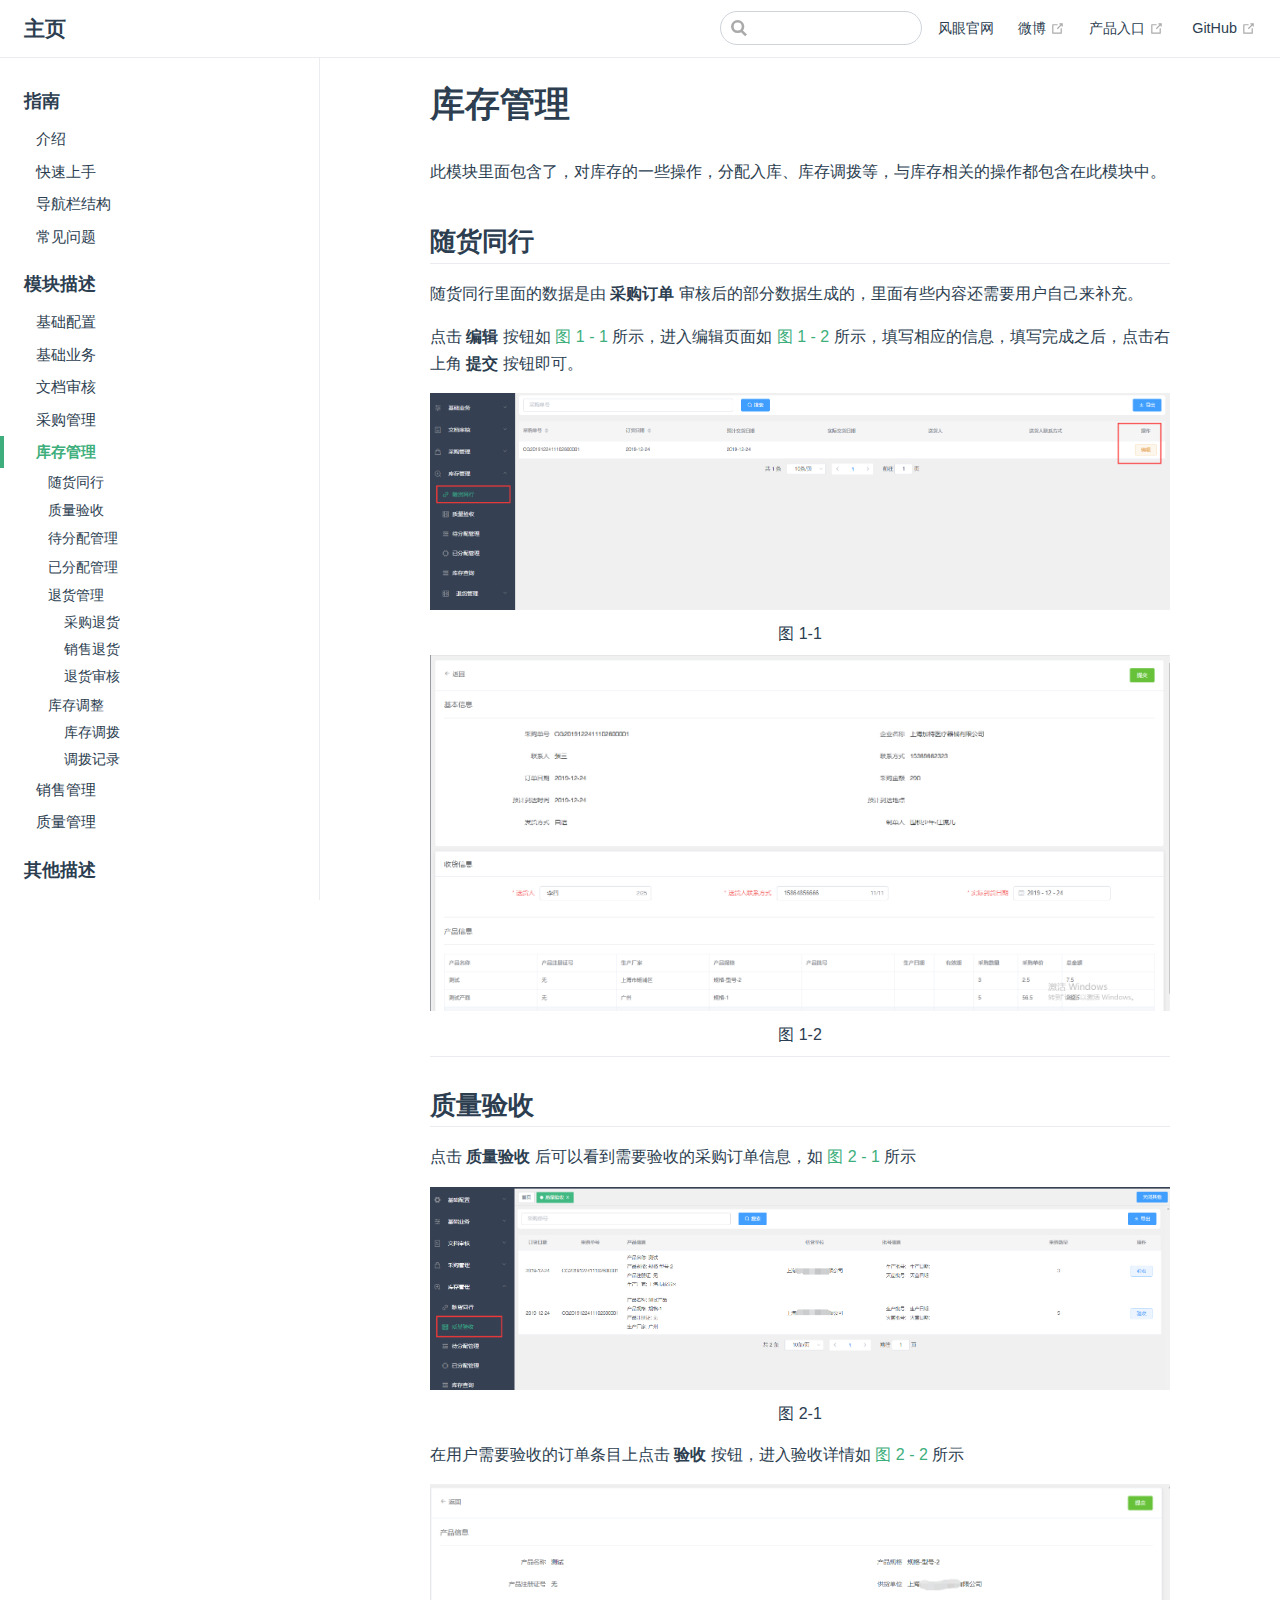
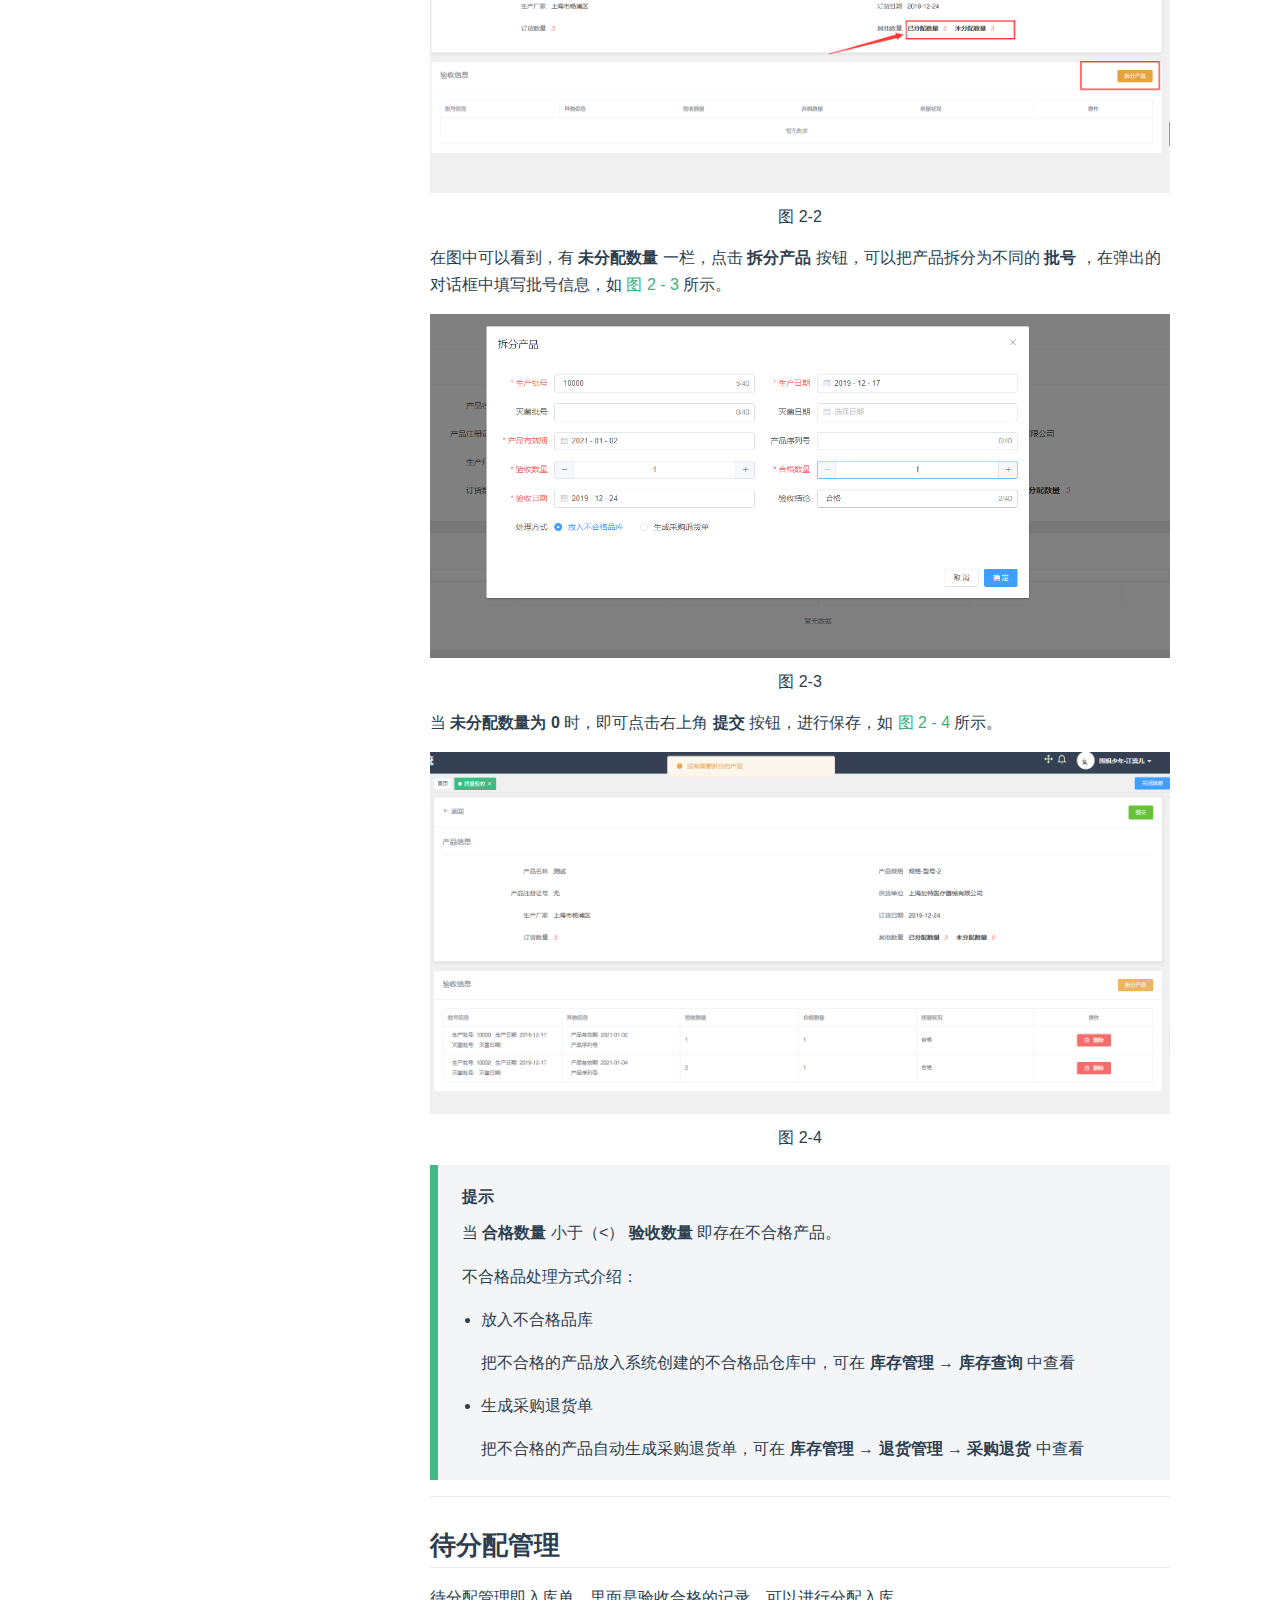
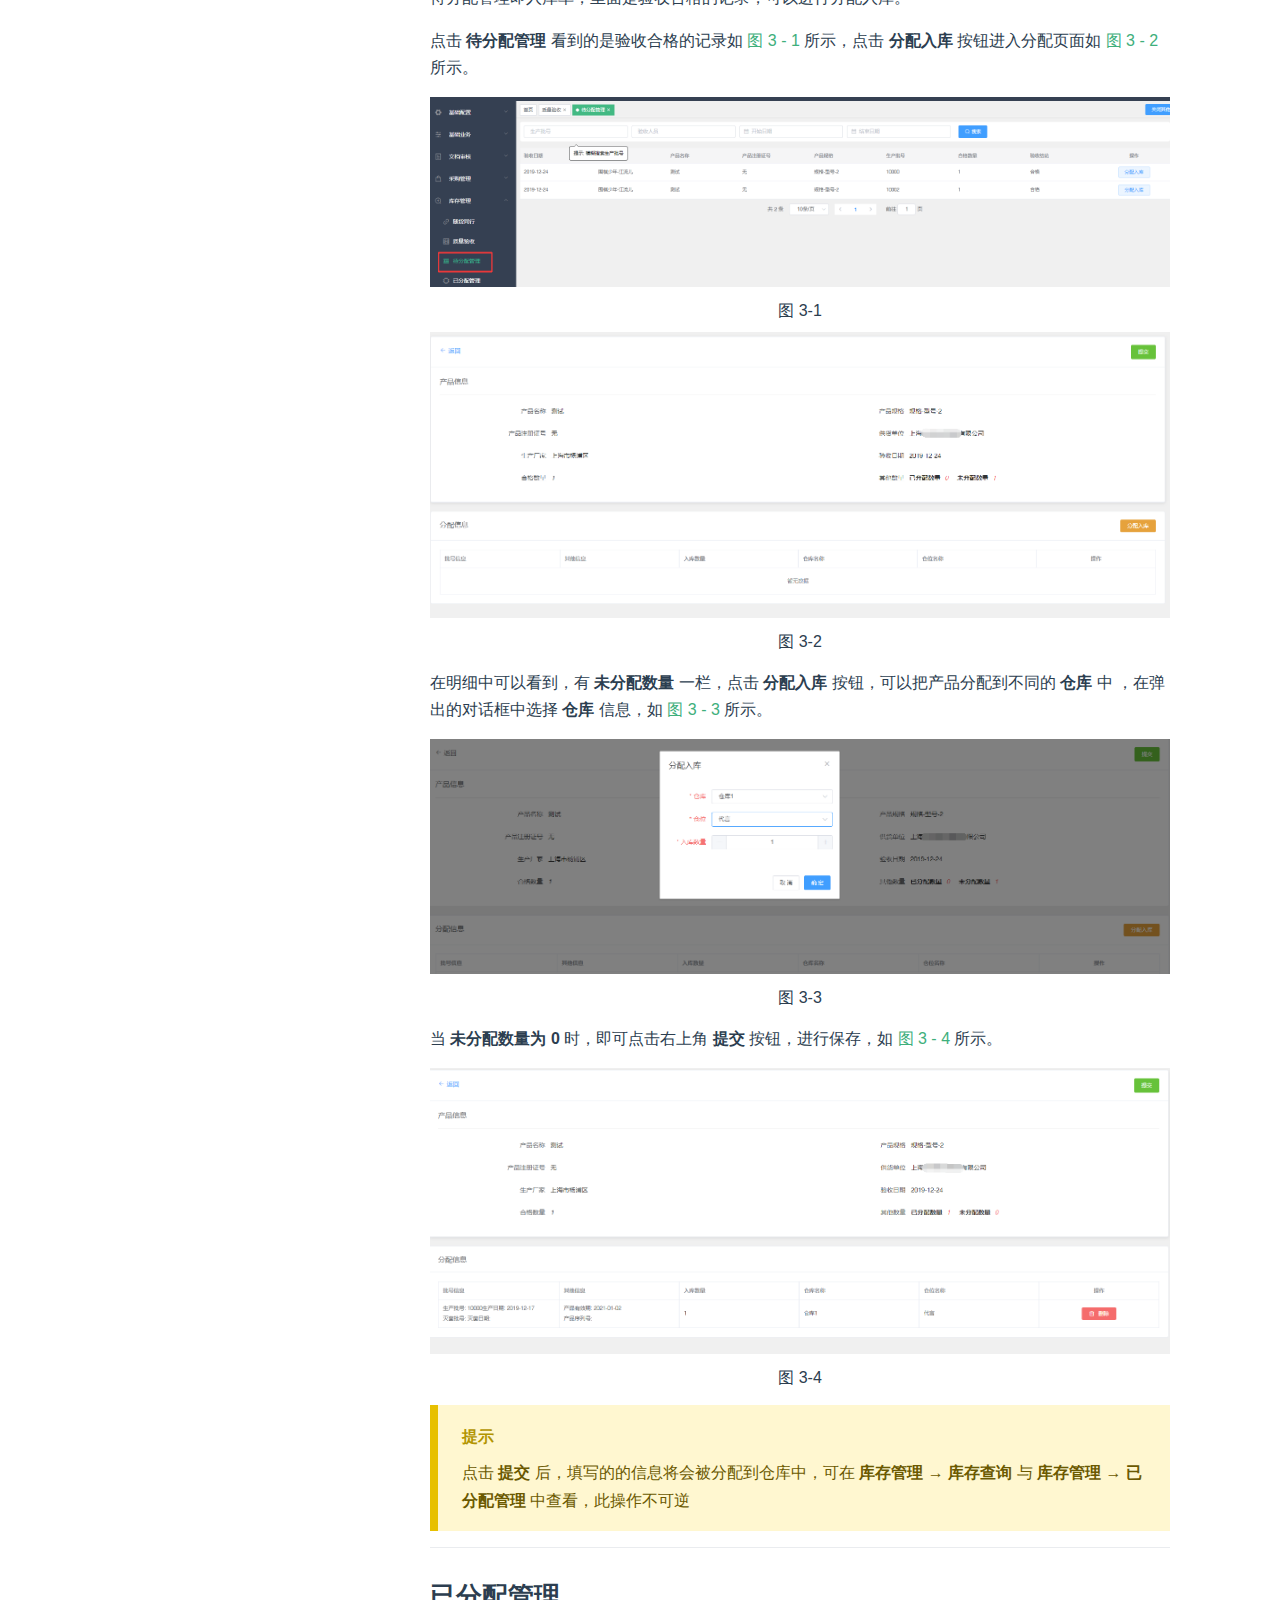
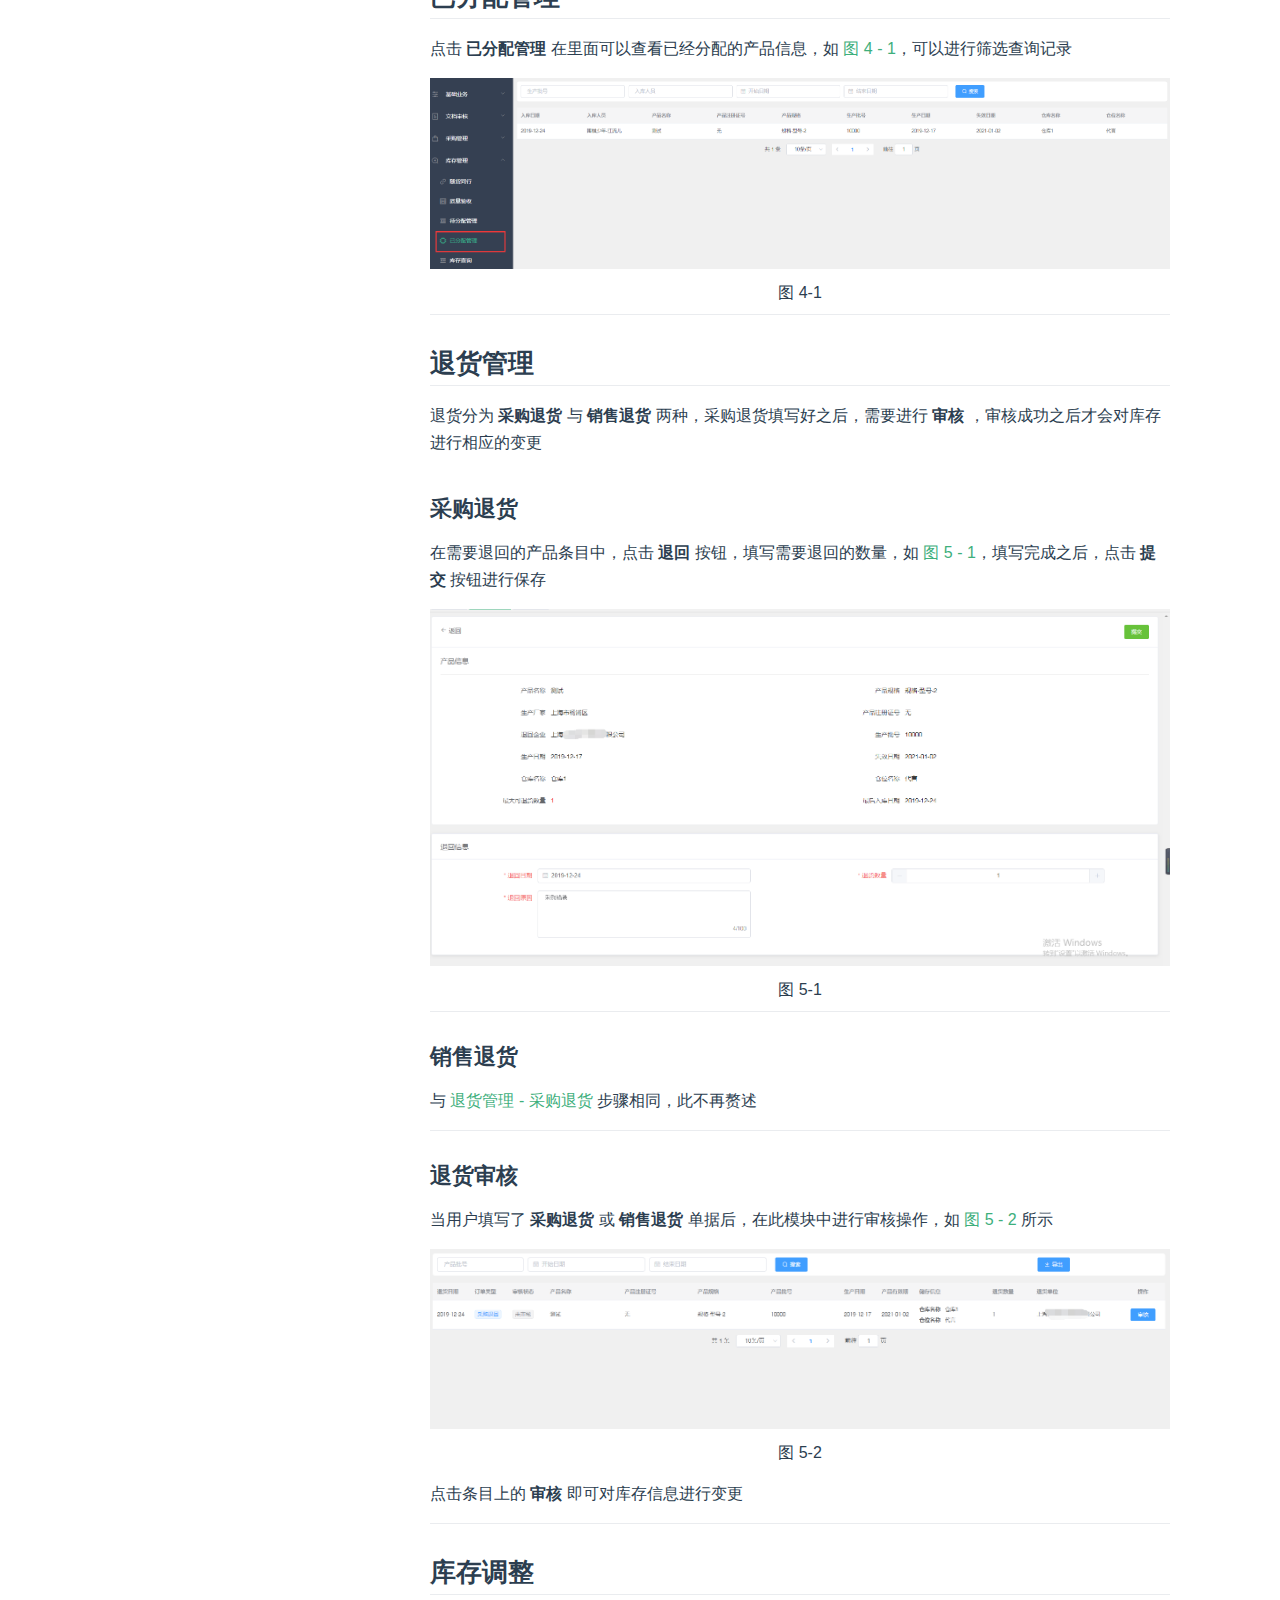
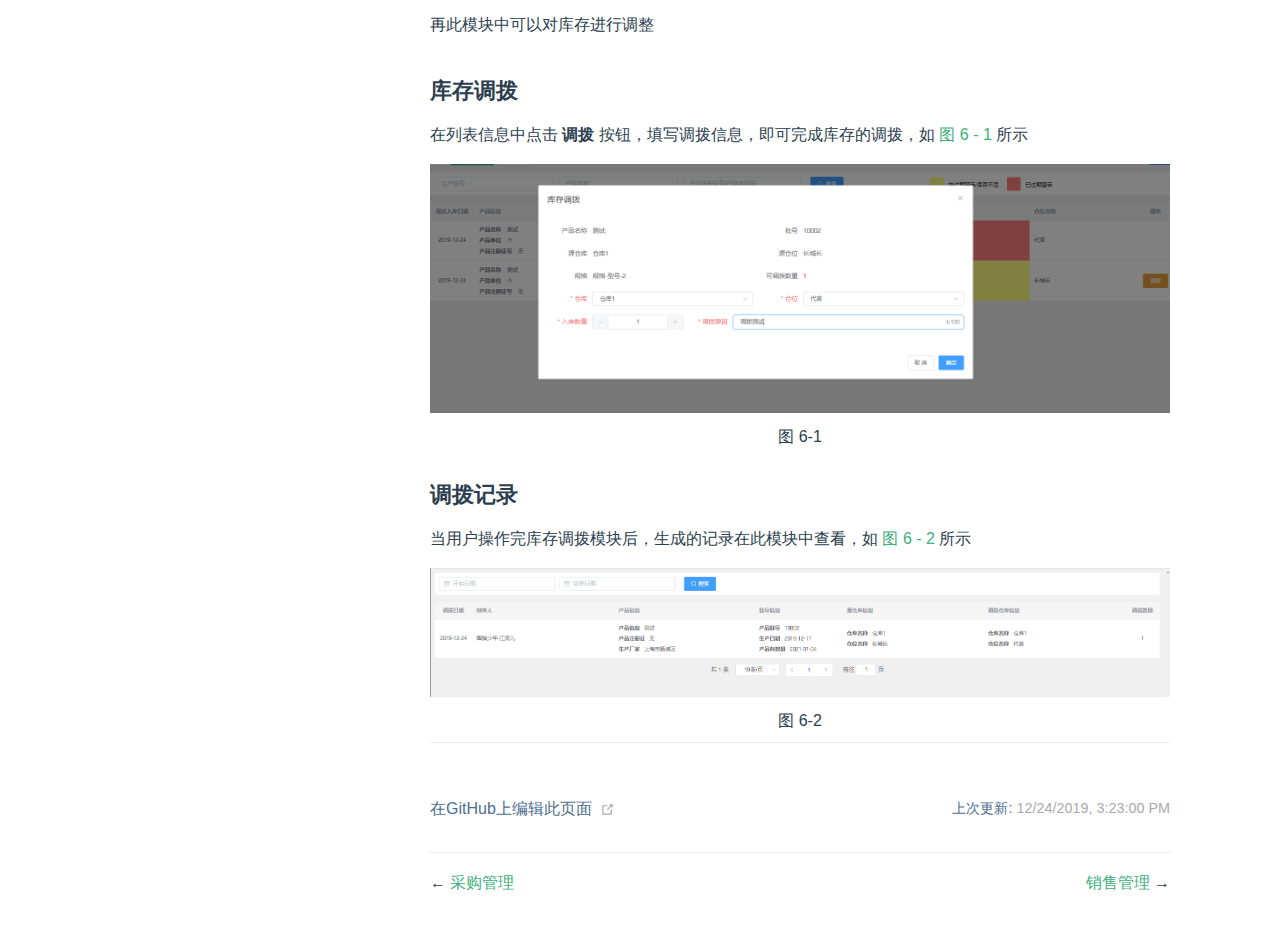
<file: guide/inventory.html>
<!DOCTYPE html>
<html lang="en-US">
  <head>
    <meta charset="utf-8">
    <meta name="viewport" content="width=device-width,initial-scale=1">
    <title>库存管理 | 主页</title>
    <meta name="description" content="产品">
    <link rel="icon" href="/img/logo.ico">
  <link rel="manifest" href="/manifest.json">
    
    <link rel="preload" href="/assets/css/0.styles.e28fe778.css" as="style"><link rel="preload" href="/assets/js/app.84dbff72.js" as="script"><link rel="preload" href="/assets/js/2.32595f98.js" as="script"><link rel="preload" href="/assets/js/12.cdeb348d.js" as="script"><link rel="prefetch" href="/assets/js/10.2a2b4bef.js"><link rel="prefetch" href="/assets/js/11.96fce5ef.js"><link rel="prefetch" href="/assets/js/13.ec492c1f.js"><link rel="prefetch" href="/assets/js/14.ee8ceb31.js"><link rel="prefetch" href="/assets/js/15.6589ce92.js"><link rel="prefetch" href="/assets/js/16.7a00c61c.js"><link rel="prefetch" href="/assets/js/17.88dc93c5.js"><link rel="prefetch" href="/assets/js/18.4b092754.js"><link rel="prefetch" href="/assets/js/3.14e93fb4.js"><link rel="prefetch" href="/assets/js/4.d92877c6.js"><link rel="prefetch" href="/assets/js/5.106cbb4d.js"><link rel="prefetch" href="/assets/js/6.a04993eb.js"><link rel="prefetch" href="/assets/js/7.94f4617a.js"><link rel="prefetch" href="/assets/js/8.eeb38d3f.js"><link rel="prefetch" href="/assets/js/9.c5b8bfd7.js">
    <link rel="stylesheet" href="/assets/css/0.styles.e28fe778.css">
  </head>
  <body>
    <div id="app" data-server-rendered="true"><div class="theme-container"><header class="navbar"><div class="sidebar-button"><svg xmlns="http://www.w3.org/2000/svg" aria-hidden="true" role="img" viewBox="0 0 448 512" class="icon"><path fill="currentColor" d="M436 124H12c-6.627 0-12-5.373-12-12V80c0-6.627 5.373-12 12-12h424c6.627 0 12 5.373 12 12v32c0 6.627-5.373 12-12 12zm0 160H12c-6.627 0-12-5.373-12-12v-32c0-6.627 5.373-12 12-12h424c6.627 0 12 5.373 12 12v32c0 6.627-5.373 12-12 12zm0 160H12c-6.627 0-12-5.373-12-12v-32c0-6.627 5.373-12 12-12h424c6.627 0 12 5.373 12 12v32c0 6.627-5.373 12-12 12z"></path></svg></div> <a href="/" class="home-link router-link-active"><!----> <span class="site-name">主页</span></a> <div class="links"><div class="search-box"><input aria-label="Search" autocomplete="off" spellcheck="false" value=""> <!----></div> <nav class="nav-links can-hide"><div class="nav-item"><a href="/accumulate/" class="nav-link">风眼官网</a></div><div class="nav-item"><a href="https://baidu.com" target="_blank" rel="noopener noreferrer" class="nav-link external">
  微博
  <svg xmlns="http://www.w3.org/2000/svg" aria-hidden="true" x="0px" y="0px" viewBox="0 0 100 100" width="15" height="15" class="icon outbound"><path fill="currentColor" d="M18.8,85.1h56l0,0c2.2,0,4-1.8,4-4v-32h-8v28h-48v-48h28v-8h-32l0,0c-2.2,0-4,1.8-4,4v56C14.8,83.3,16.6,85.1,18.8,85.1z"></path> <polygon fill="currentColor" points="45.7,48.7 51.3,54.3 77.2,28.5 77.2,37.2 85.2,37.2 85.2,14.9 62.8,14.9 62.8,22.9 71.5,22.9"></polygon></svg></a></div><div class="nav-item"><a href="http://192.168.0.105" target="_blank" rel="noopener noreferrer" class="nav-link external">
  产品入口
  <svg xmlns="http://www.w3.org/2000/svg" aria-hidden="true" x="0px" y="0px" viewBox="0 0 100 100" width="15" height="15" class="icon outbound"><path fill="currentColor" d="M18.8,85.1h56l0,0c2.2,0,4-1.8,4-4v-32h-8v28h-48v-48h28v-8h-32l0,0c-2.2,0-4,1.8-4,4v56C14.8,83.3,16.6,85.1,18.8,85.1z"></path> <polygon fill="currentColor" points="45.7,48.7 51.3,54.3 77.2,28.5 77.2,37.2 85.2,37.2 85.2,14.9 62.8,14.9 62.8,22.9 71.5,22.9"></polygon></svg></a></div> <a href="https://github.com/shangHaiFengYan/softwareGuide/" target="_blank" rel="noopener noreferrer" class="repo-link">
    GitHub
    <svg xmlns="http://www.w3.org/2000/svg" aria-hidden="true" x="0px" y="0px" viewBox="0 0 100 100" width="15" height="15" class="icon outbound"><path fill="currentColor" d="M18.8,85.1h56l0,0c2.2,0,4-1.8,4-4v-32h-8v28h-48v-48h28v-8h-32l0,0c-2.2,0-4,1.8-4,4v56C14.8,83.3,16.6,85.1,18.8,85.1z"></path> <polygon fill="currentColor" points="45.7,48.7 51.3,54.3 77.2,28.5 77.2,37.2 85.2,37.2 85.2,14.9 62.8,14.9 62.8,22.9 71.5,22.9"></polygon></svg></a></nav></div></header> <div class="sidebar-mask"></div> <aside class="sidebar"><nav class="nav-links"><div class="nav-item"><a href="/accumulate/" class="nav-link">风眼官网</a></div><div class="nav-item"><a href="https://baidu.com" target="_blank" rel="noopener noreferrer" class="nav-link external">
  微博
  <svg xmlns="http://www.w3.org/2000/svg" aria-hidden="true" x="0px" y="0px" viewBox="0 0 100 100" width="15" height="15" class="icon outbound"><path fill="currentColor" d="M18.8,85.1h56l0,0c2.2,0,4-1.8,4-4v-32h-8v28h-48v-48h28v-8h-32l0,0c-2.2,0-4,1.8-4,4v56C14.8,83.3,16.6,85.1,18.8,85.1z"></path> <polygon fill="currentColor" points="45.7,48.7 51.3,54.3 77.2,28.5 77.2,37.2 85.2,37.2 85.2,14.9 62.8,14.9 62.8,22.9 71.5,22.9"></polygon></svg></a></div><div class="nav-item"><a href="http://192.168.0.105" target="_blank" rel="noopener noreferrer" class="nav-link external">
  产品入口
  <svg xmlns="http://www.w3.org/2000/svg" aria-hidden="true" x="0px" y="0px" viewBox="0 0 100 100" width="15" height="15" class="icon outbound"><path fill="currentColor" d="M18.8,85.1h56l0,0c2.2,0,4-1.8,4-4v-32h-8v28h-48v-48h28v-8h-32l0,0c-2.2,0-4,1.8-4,4v56C14.8,83.3,16.6,85.1,18.8,85.1z"></path> <polygon fill="currentColor" points="45.7,48.7 51.3,54.3 77.2,28.5 77.2,37.2 85.2,37.2 85.2,14.9 62.8,14.9 62.8,22.9 71.5,22.9"></polygon></svg></a></div> <a href="https://github.com/shangHaiFengYan/softwareGuide/" target="_blank" rel="noopener noreferrer" class="repo-link">
    GitHub
    <svg xmlns="http://www.w3.org/2000/svg" aria-hidden="true" x="0px" y="0px" viewBox="0 0 100 100" width="15" height="15" class="icon outbound"><path fill="currentColor" d="M18.8,85.1h56l0,0c2.2,0,4-1.8,4-4v-32h-8v28h-48v-48h28v-8h-32l0,0c-2.2,0-4,1.8-4,4v56C14.8,83.3,16.6,85.1,18.8,85.1z"></path> <polygon fill="currentColor" points="45.7,48.7 51.3,54.3 77.2,28.5 77.2,37.2 85.2,37.2 85.2,14.9 62.8,14.9 62.8,22.9 71.5,22.9"></polygon></svg></a></nav>  <ul class="sidebar-links"><li><section class="sidebar-group depth-0"><p class="sidebar-heading"><span>指南</span> <!----></p> <ul class="sidebar-links sidebar-group-items"><li><a href="/guide/" class="sidebar-link">介绍</a></li><li><a href="/guide/quick-start.html" class="sidebar-link">快速上手</a></li><li><a href="/guide/directory-structure.html" class="sidebar-link">导航栏结构</a></li><li><a href="/guide/FAQ.html" class="sidebar-link">常见问题</a></li></ul></section></li><li><section class="sidebar-group depth-0"><p class="sidebar-heading open"><span>模块描述</span> <!----></p> <ul class="sidebar-links sidebar-group-items"><li><a href="/guide/base-config.html" class="sidebar-link">基础配置</a></li><li><a href="/guide/base-business.html" class="sidebar-link">基础业务</a></li><li><a href="/guide/document-review.html" class="sidebar-link">文档审核</a></li><li><a href="/guide/purchase.html" class="sidebar-link">采购管理</a></li><li><a href="/guide/inventory.html" class="active sidebar-link">库存管理</a><ul class="sidebar-sub-headers"><li class="sidebar-sub-header"><a href="/guide/inventory.html#随货同行" class="sidebar-link">随货同行</a></li><li class="sidebar-sub-header"><a href="/guide/inventory.html#质量验收" class="sidebar-link">质量验收</a></li><li class="sidebar-sub-header"><a href="/guide/inventory.html#待分配管理" class="sidebar-link">待分配管理</a></li><li class="sidebar-sub-header"><a href="/guide/inventory.html#已分配管理" class="sidebar-link">已分配管理</a></li><li class="sidebar-sub-header"><a href="/guide/inventory.html#退货管理" class="sidebar-link">退货管理</a><ul class="sidebar-sub-headers"><li class="sidebar-sub-header"><a href="/guide/inventory.html#采购退货" class="sidebar-link">采购退货</a></li><li class="sidebar-sub-header"><a href="/guide/inventory.html#销售退货" class="sidebar-link">销售退货</a></li><li class="sidebar-sub-header"><a href="/guide/inventory.html#退货审核" class="sidebar-link">退货审核</a></li></ul></li><li class="sidebar-sub-header"><a href="/guide/inventory.html#库存调整" class="sidebar-link">库存调整</a><ul class="sidebar-sub-headers"><li class="sidebar-sub-header"><a href="/guide/inventory.html#库存调拨" class="sidebar-link">库存调拨</a></li><li class="sidebar-sub-header"><a href="/guide/inventory.html#调拨记录" class="sidebar-link">调拨记录</a></li></ul></li></ul></li><li><a href="/guide/sale.html" class="sidebar-link">销售管理</a></li><li><a href="/guide/quality.html" class="sidebar-link">质量管理</a></li></ul></section></li><li><section class="sidebar-group depth-0"><p class="sidebar-heading"><span>其他描述</span> <!----></p> <ul class="sidebar-links sidebar-group-items"><li><a href="/guide/other-operate-one.html" class="sidebar-link">首页</a></li></ul></section></li></ul> </aside> <main class="page"> <div class="theme-default-content content__default"><h1 id="库存管理"><a href="#库存管理" class="header-anchor">#</a> 库存管理</h1> <p>此模块里面包含了，对库存的一些操作，分配入库、库存调拨等，与库存相关的操作都包含在此模块中。</p> <h2 id="随货同行"><a href="#随货同行" class="header-anchor">#</a> 随货同行</h2> <p>随货同行里面的数据是由 <strong>采购订单</strong> 审核后的部分数据生成的，里面有些内容还需要用户自己来补充。</p> <p>点击 <strong>编辑</strong> 按钮如 <a href="/inventory/1.1.png">图 1 - 1</a> 所示，进入编辑页面如 <a href="/inventory/1.2.png">图 1 - 2</a> 所示，填写相应的信息，填写完成之后，点击右上角 <strong>提交</strong> 按钮即可。</p> <div class="fy-show-img"><img src="\inventory\1.1.png" alt="随货同行订单"> <span>图 1-1</span></div> <div class="fy-show-img"><img src="\inventory\1.2.png" alt="编辑-随货同行订单"> <span>图 1-2</span></div> <hr> <h2 id="质量验收"><a href="#质量验收" class="header-anchor">#</a> 质量验收</h2> <p>点击 <strong>质量验收</strong> 后可以看到需要验收的采购订单信息，如 <a href="/inventory/2.1.png">图 2 - 1</a> 所示</p> <div class="fy-show-img"><img src="\inventory\2.1.png" alt="质量验收"> <span>图 2-1</span></div> <p>在用户需要验收的订单条目上点击 <strong>验收</strong> 按钮，进入验收详情如 <a href="/inventory/2.2.png">图 2 - 2</a> 所示</p> <div class="fy-show-img"><img src="\inventory\2.2.png" alt="质量验收-验收"> <span>图 2-2</span></div> <p>在图中可以看到，有 <strong>未分配数量</strong> 一栏，点击 <strong>拆分产品</strong> 按钮，可以把产品拆分为不同的 <strong>批号</strong> ，在弹出的对话框中填写批号信息，如 <a href="/inventory/2.3.png">图 2 - 3</a> 所示。</p> <div class="fy-show-img"><img src="\inventory\2.3.png" alt="质量验收-验收"> <span>图 2-3</span></div> <p>当 <strong>未分配数量为 0</strong> 时，即可点击右上角 <strong>提交</strong> 按钮，进行保存，如 <a href="/inventory/2.4.png">图 2 - 4</a> 所示。</p> <div class="fy-show-img"><img src="\inventory\2.4.png" alt="质量验收-验收"> <span>图 2-4</span></div> <div class="custom-block tip"><p class="custom-block-title">提示</p> <p>当 <strong>合格数量</strong> 小于（&lt;） <strong>验收数量</strong> 即存在不合格产品。</p> <p>不合格品处理方式介绍：</p> <ul><li><p>放入不合格品库</p> <p>把不合格的产品放入系统创建的不合格品仓库中，可在 <strong>库存管理 → 库存查询</strong> 中查看</p></li> <li><p>生成采购退货单</p> <p>把不合格的产品自动生成采购退货单，可在 <strong>库存管理 → 退货管理 → 采购退货</strong> 中查看</p></li></ul></div> <hr> <h2 id="待分配管理"><a href="#待分配管理" class="header-anchor">#</a> 待分配管理</h2> <p>待分配管理即入库单，里面是验收合格的记录，可以进行分配入库。</p> <p>点击 <strong>待分配管理</strong> 看到的是验收合格的记录如 <a href="/inventory/3.1.png">图 3 - 1</a> 所示，点击 <strong>分配入库</strong> 按钮进入分配页面如 <a href="/inventory/3.2.png">图 3 - 2</a> 所示。</p> <div class="fy-show-img"><img src="\inventory\3.1.png" alt="分配入库"> <span>图 3-1</span></div> <div class="fy-show-img"><img src="\inventory\3.2.png" alt="分配入库-详情"> <span>图 3-2</span></div> <p>在明细中可以看到，有 <strong>未分配数量</strong> 一栏，点击 <strong>分配入库</strong> 按钮，可以把产品分配到不同的 <strong>仓库</strong> 中 ，在弹出的对话框中选择 <strong>仓库</strong> 信息，如 <a href="/inventory/3.3.png">图 3 - 3</a> 所示。</p> <div class="fy-show-img"><img src="\inventory\3.3.png" alt="分配入库-分配入库"> <span>图 3-3</span></div> <p>当 <strong>未分配数量为 0</strong> 时，即可点击右上角 <strong>提交</strong> 按钮，进行保存，如 <a href="/inventory/3.4.png">图 3 - 4</a> 所示。</p> <div class="fy-show-img"><img src="\inventory\3.4.png" alt="分配入库-分配入库"> <span>图 3-4</span></div> <div class="custom-block warning"><p class="custom-block-title">提示</p> <p>点击 <strong>提交</strong> 后，填写的的信息将会被分配到仓库中，可在 <strong>库存管理 → 库存查询</strong> 与 <strong>库存管理 → 已分配管理</strong> 中查看，此操作不可逆</p></div> <hr> <h2 id="已分配管理"><a href="#已分配管理" class="header-anchor">#</a> 已分配管理</h2> <p>点击 <strong>已分配管理</strong> 在里面可以查看已经分配的产品信息，如 <a href="/inventory/4.1.png">图 4 - 1</a>，可以进行筛选查询记录</p> <div class="fy-show-img"><img src="\inventory\4.1.png" alt="已分配管理"> <span>图 4-1</span></div> <hr> <h2 id="退货管理"><a href="#退货管理" class="header-anchor">#</a> 退货管理</h2> <p>退货分为 <strong>采购退货</strong> 与 <strong>销售退货</strong> 两种，采购退货填写好之后，需要进行 <strong>审核</strong> ，审核成功之后才会对库存进行相应的变更</p> <h3 id="采购退货"><a href="#采购退货" class="header-anchor">#</a> 采购退货</h3> <p>在需要退回的产品条目中，点击 <strong>退回</strong> 按钮，填写需要退回的数量，如 <a href="/inventory/5.1.png">图 5 - 1</a>，填写完成之后，点击 <strong>提交</strong> 按钮进行保存</p> <div class="fy-show-img"><img src="\inventory\5.1.png" alt="采购退货"> <span>图 5-1</span></div> <hr> <h3 id="销售退货"><a href="#销售退货" class="header-anchor">#</a> 销售退货</h3> <p>与 <a href="/guide/inventory.html#采购退货">退货管理 - 采购退货</a> 步骤相同，此不再赘述</p> <hr> <h3 id="退货审核"><a href="#退货审核" class="header-anchor">#</a> 退货审核</h3> <p>当用户填写了 <strong>采购退货</strong> 或 <strong>销售退货</strong> 单据后，在此模块中进行审核操作，如 <a href="/inventory/5.2.png">图 5 - 2</a> 所示</p> <div class="fy-show-img"><img src="\inventory\5.2.png" alt="退货审核"> <span>图 5-2</span></div> <p>点击条目上的 <strong>审核</strong> 即可对库存信息进行变更</p> <hr> <h2 id="库存调整"><a href="#库存调整" class="header-anchor">#</a> 库存调整</h2> <p>再此模块中可以对库存进行调整</p> <h3 id="库存调拨"><a href="#库存调拨" class="header-anchor">#</a> 库存调拨</h3> <p>在列表信息中点击 <strong>调拨</strong> 按钮，填写调拨信息，即可完成库存的调拨，如 <a href="/inventory/6.1.png">图 6 - 1</a> 所示</p> <div class="fy-show-img"><img src="\inventory\6.1.png" alt="库存调拨"> <span>图 6-1</span></div> <h3 id="调拨记录"><a href="#调拨记录" class="header-anchor">#</a> 调拨记录</h3> <p>当用户操作完库存调拨模块后，生成的记录在此模块中查看，如 <a href="/inventory/6.2.png">图 6 - 2</a> 所示</p> <div class="fy-show-img"><img src="\inventory\6.2.png" alt="调拨记录"> <span>图 6-2</span></div> <hr></div> <footer class="page-edit"><div class="edit-link"><a href="https://github.com/shangHaiFengYan/softwareGuide/edit/master/docs/guide/inventory.md" target="_blank" rel="noopener noreferrer">在GitHub上编辑此页面</a> <svg xmlns="http://www.w3.org/2000/svg" aria-hidden="true" x="0px" y="0px" viewBox="0 0 100 100" width="15" height="15" class="icon outbound"><path fill="currentColor" d="M18.8,85.1h56l0,0c2.2,0,4-1.8,4-4v-32h-8v28h-48v-48h28v-8h-32l0,0c-2.2,0-4,1.8-4,4v56C14.8,83.3,16.6,85.1,18.8,85.1z"></path> <polygon fill="currentColor" points="45.7,48.7 51.3,54.3 77.2,28.5 77.2,37.2 85.2,37.2 85.2,14.9 62.8,14.9 62.8,22.9 71.5,22.9"></polygon></svg></div> <div class="last-updated"><span class="prefix">上次更新:</span> <span class="time">12/24/2019, 3:23:00 PM</span></div></footer> <div class="page-nav"><p class="inner"><span class="prev">
      ←
      <a href="/guide/purchase.html" class="prev">采购管理</a></span> <span class="next"><a href="/guide/sale.html">销售管理</a>
      →
    </span></p></div> </main></div><div class="global-ui"></div></div>
    <script src="/assets/js/app.84dbff72.js" defer></script><script src="/assets/js/2.32595f98.js" defer></script><script src="/assets/js/12.cdeb348d.js" defer></script>
  </body>
</html>
</file>
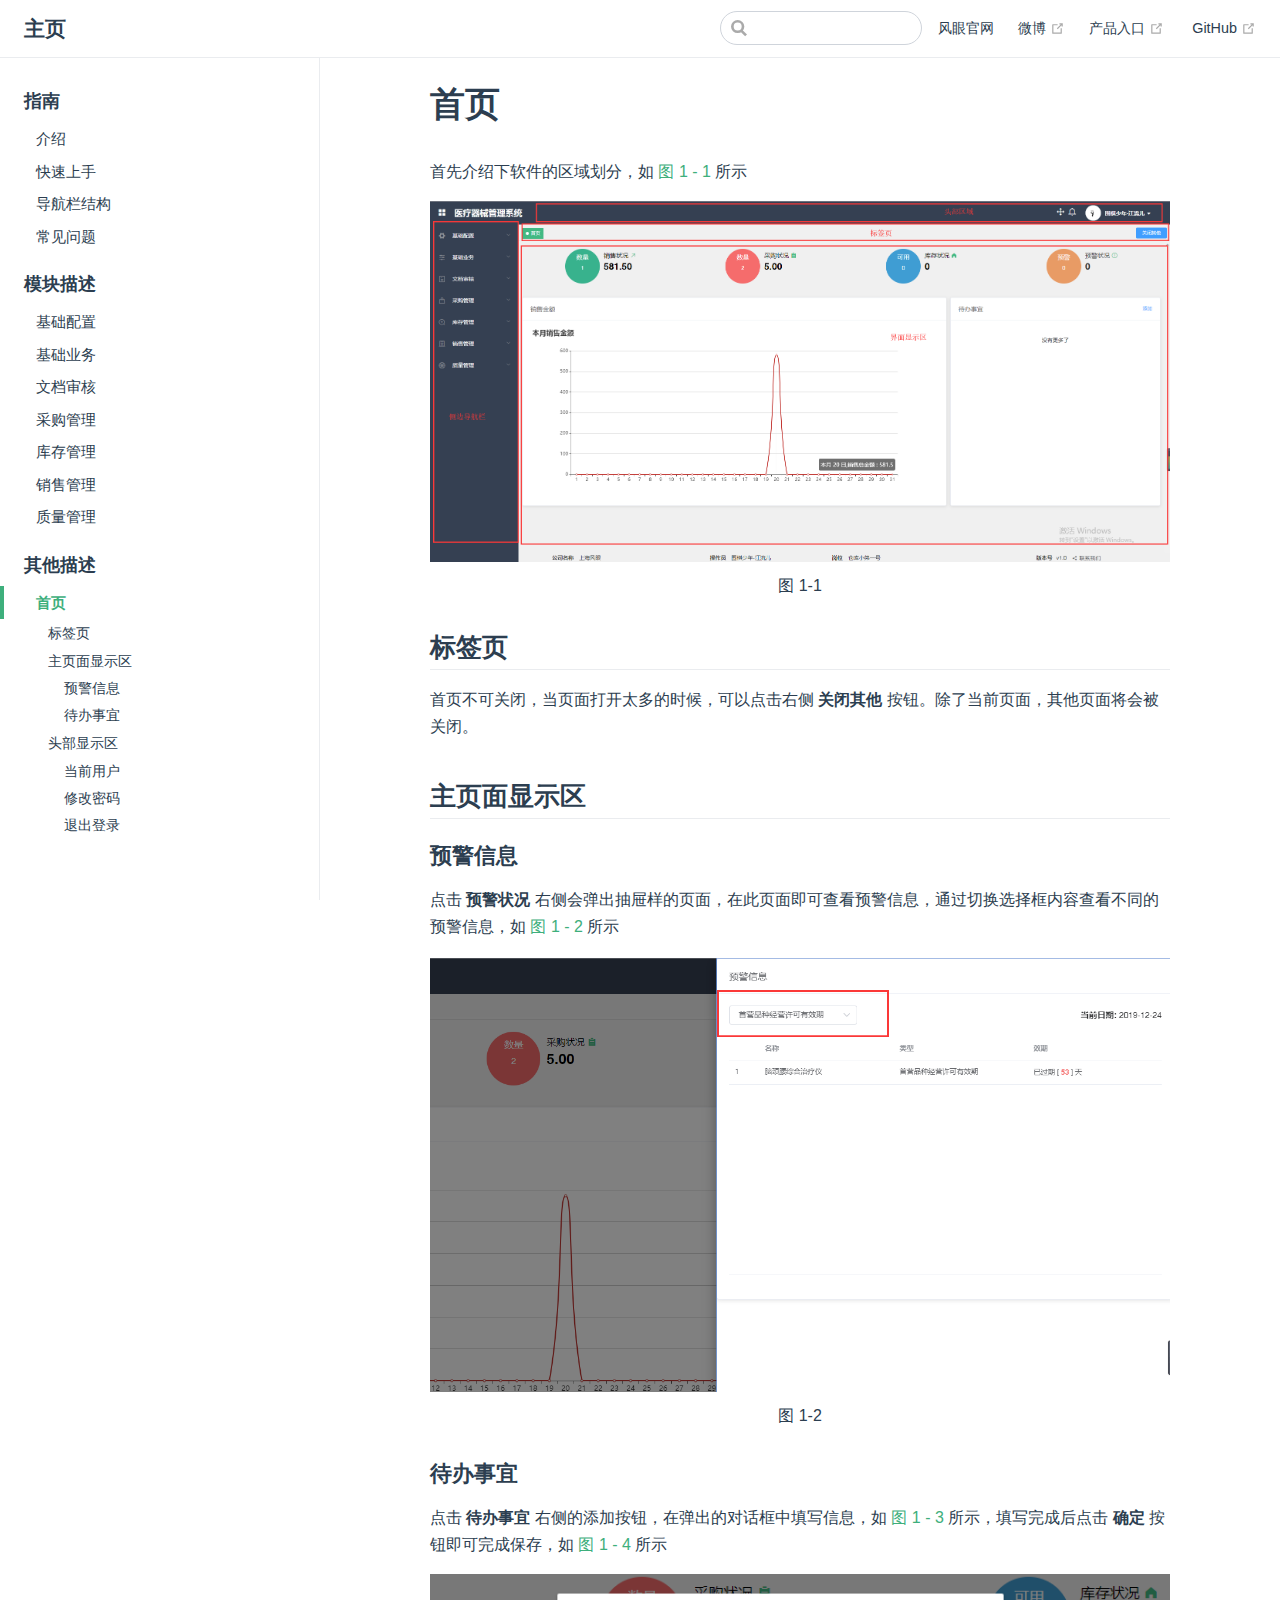
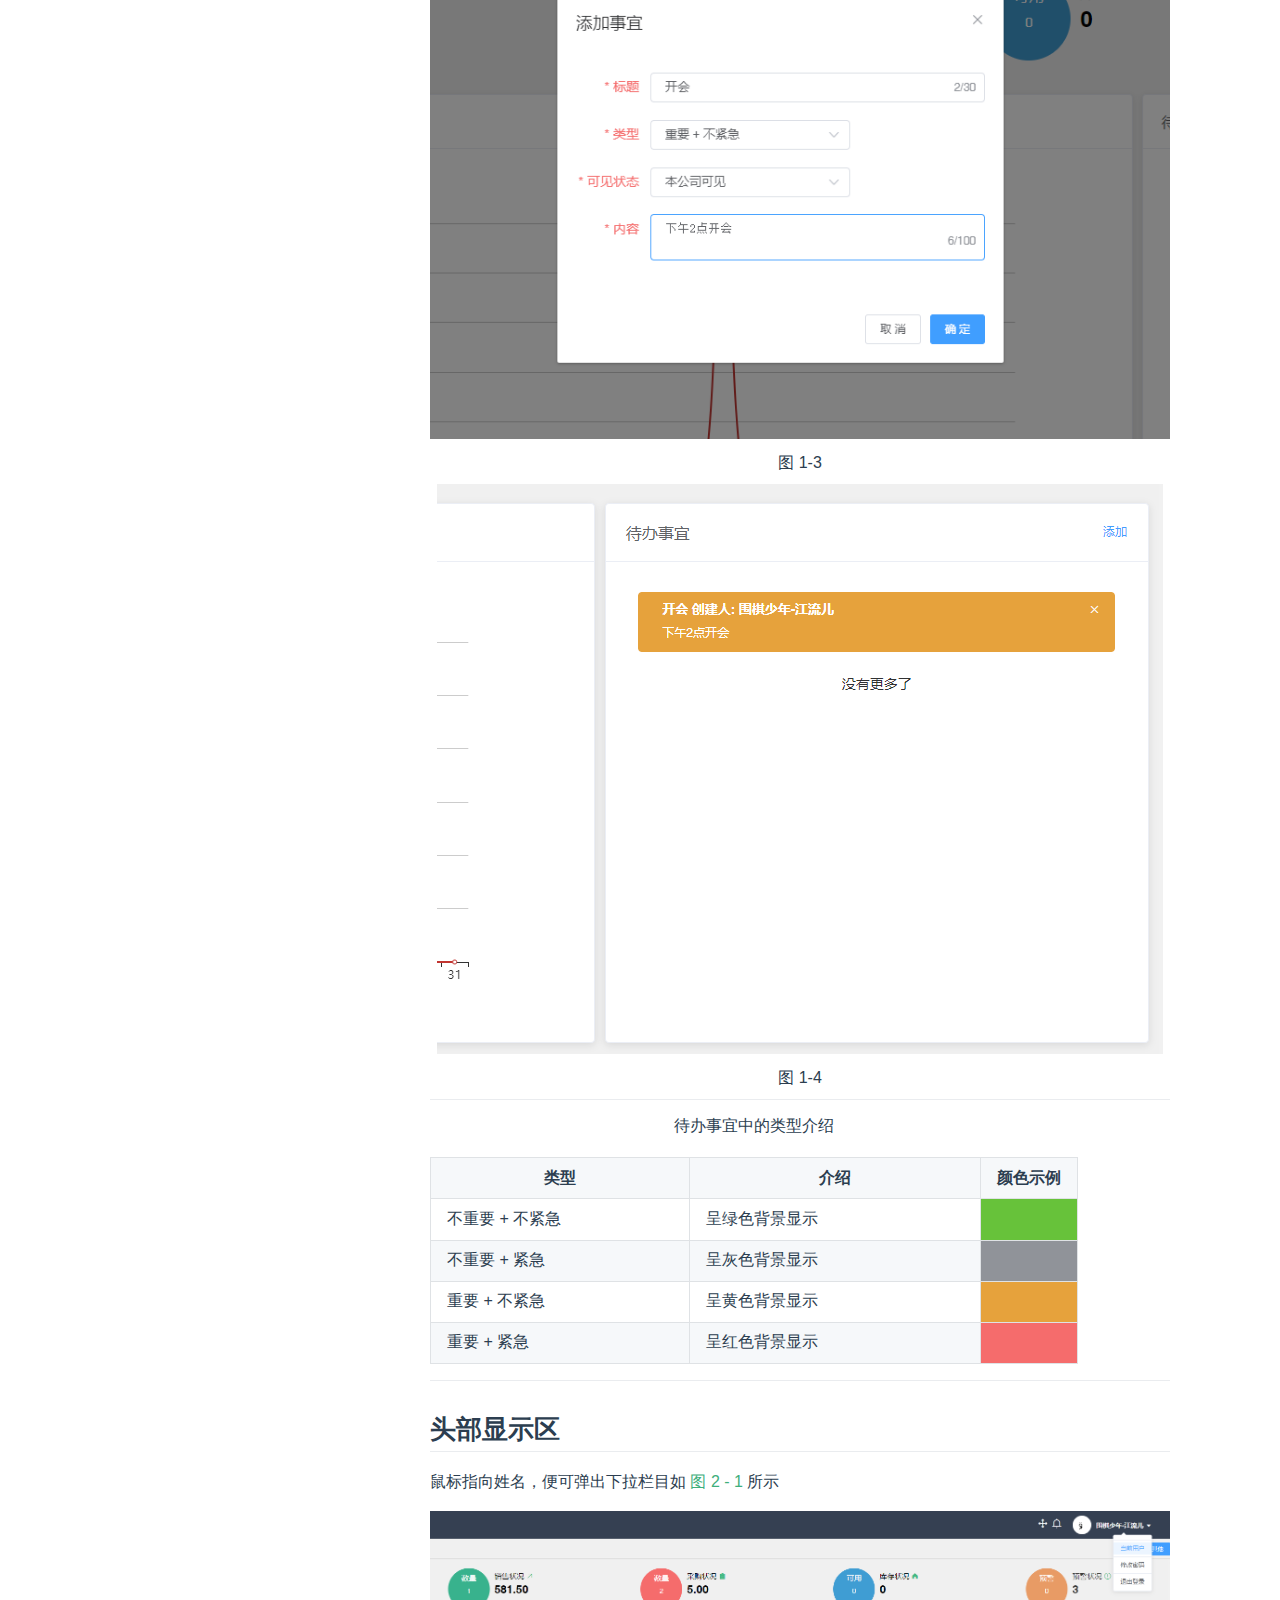
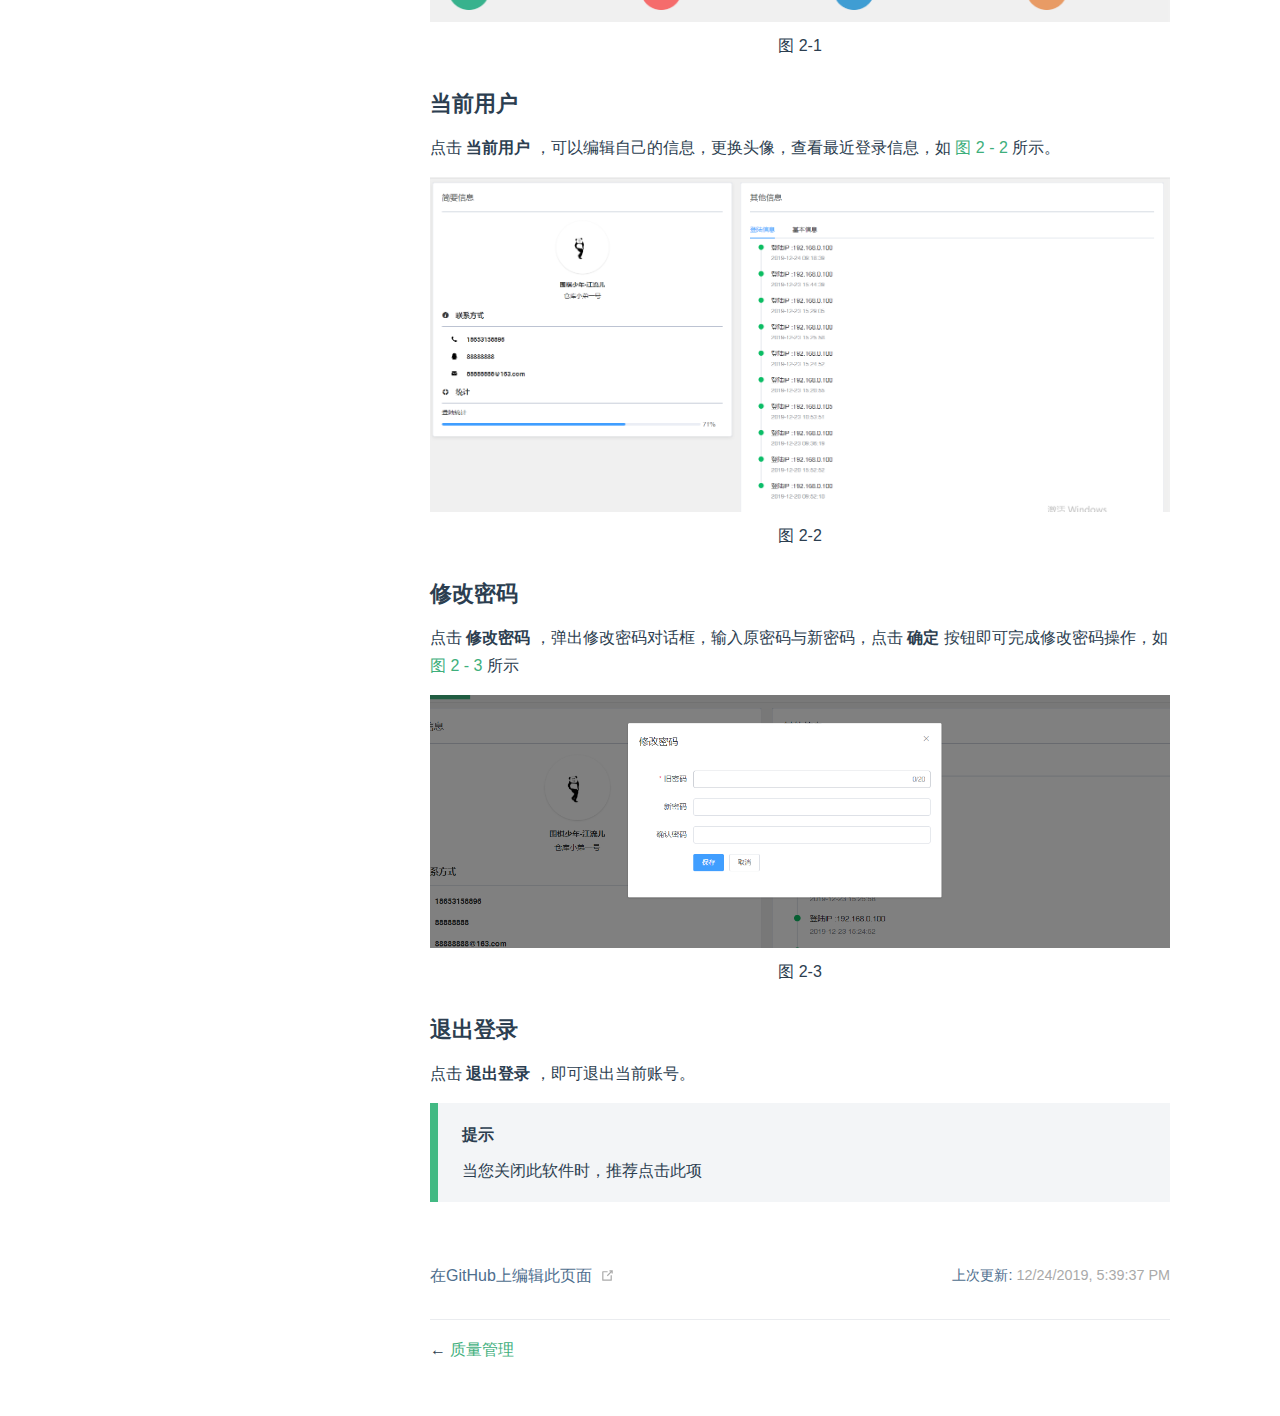
<file: guide/other-operate-one.html>
<!DOCTYPE html>
<html lang="en-US">
  <head>
    <meta charset="utf-8">
    <meta name="viewport" content="width=device-width,initial-scale=1">
    <title>首页 | 主页</title>
    <meta name="description" content="产品">
    <link rel="icon" href="/img/logo.ico">
  <link rel="manifest" href="/manifest.json">
    
    <link rel="preload" href="/assets/css/0.styles.e28fe778.css" as="style"><link rel="preload" href="/assets/js/app.84dbff72.js" as="script"><link rel="preload" href="/assets/js/2.32595f98.js" as="script"><link rel="preload" href="/assets/js/13.ec492c1f.js" as="script"><link rel="prefetch" href="/assets/js/10.2a2b4bef.js"><link rel="prefetch" href="/assets/js/11.96fce5ef.js"><link rel="prefetch" href="/assets/js/12.cdeb348d.js"><link rel="prefetch" href="/assets/js/14.ee8ceb31.js"><link rel="prefetch" href="/assets/js/15.6589ce92.js"><link rel="prefetch" href="/assets/js/16.7a00c61c.js"><link rel="prefetch" href="/assets/js/17.88dc93c5.js"><link rel="prefetch" href="/assets/js/18.4b092754.js"><link rel="prefetch" href="/assets/js/3.14e93fb4.js"><link rel="prefetch" href="/assets/js/4.d92877c6.js"><link rel="prefetch" href="/assets/js/5.106cbb4d.js"><link rel="prefetch" href="/assets/js/6.a04993eb.js"><link rel="prefetch" href="/assets/js/7.94f4617a.js"><link rel="prefetch" href="/assets/js/8.eeb38d3f.js"><link rel="prefetch" href="/assets/js/9.c5b8bfd7.js">
    <link rel="stylesheet" href="/assets/css/0.styles.e28fe778.css">
  </head>
  <body>
    <div id="app" data-server-rendered="true"><div class="theme-container"><header class="navbar"><div class="sidebar-button"><svg xmlns="http://www.w3.org/2000/svg" aria-hidden="true" role="img" viewBox="0 0 448 512" class="icon"><path fill="currentColor" d="M436 124H12c-6.627 0-12-5.373-12-12V80c0-6.627 5.373-12 12-12h424c6.627 0 12 5.373 12 12v32c0 6.627-5.373 12-12 12zm0 160H12c-6.627 0-12-5.373-12-12v-32c0-6.627 5.373-12 12-12h424c6.627 0 12 5.373 12 12v32c0 6.627-5.373 12-12 12zm0 160H12c-6.627 0-12-5.373-12-12v-32c0-6.627 5.373-12 12-12h424c6.627 0 12 5.373 12 12v32c0 6.627-5.373 12-12 12z"></path></svg></div> <a href="/" class="home-link router-link-active"><!----> <span class="site-name">主页</span></a> <div class="links"><div class="search-box"><input aria-label="Search" autocomplete="off" spellcheck="false" value=""> <!----></div> <nav class="nav-links can-hide"><div class="nav-item"><a href="/accumulate/" class="nav-link">风眼官网</a></div><div class="nav-item"><a href="https://baidu.com" target="_blank" rel="noopener noreferrer" class="nav-link external">
  微博
  <svg xmlns="http://www.w3.org/2000/svg" aria-hidden="true" x="0px" y="0px" viewBox="0 0 100 100" width="15" height="15" class="icon outbound"><path fill="currentColor" d="M18.8,85.1h56l0,0c2.2,0,4-1.8,4-4v-32h-8v28h-48v-48h28v-8h-32l0,0c-2.2,0-4,1.8-4,4v56C14.8,83.3,16.6,85.1,18.8,85.1z"></path> <polygon fill="currentColor" points="45.7,48.7 51.3,54.3 77.2,28.5 77.2,37.2 85.2,37.2 85.2,14.9 62.8,14.9 62.8,22.9 71.5,22.9"></polygon></svg></a></div><div class="nav-item"><a href="http://192.168.0.105" target="_blank" rel="noopener noreferrer" class="nav-link external">
  产品入口
  <svg xmlns="http://www.w3.org/2000/svg" aria-hidden="true" x="0px" y="0px" viewBox="0 0 100 100" width="15" height="15" class="icon outbound"><path fill="currentColor" d="M18.8,85.1h56l0,0c2.2,0,4-1.8,4-4v-32h-8v28h-48v-48h28v-8h-32l0,0c-2.2,0-4,1.8-4,4v56C14.8,83.3,16.6,85.1,18.8,85.1z"></path> <polygon fill="currentColor" points="45.7,48.7 51.3,54.3 77.2,28.5 77.2,37.2 85.2,37.2 85.2,14.9 62.8,14.9 62.8,22.9 71.5,22.9"></polygon></svg></a></div> <a href="https://github.com/shangHaiFengYan/softwareGuide/" target="_blank" rel="noopener noreferrer" class="repo-link">
    GitHub
    <svg xmlns="http://www.w3.org/2000/svg" aria-hidden="true" x="0px" y="0px" viewBox="0 0 100 100" width="15" height="15" class="icon outbound"><path fill="currentColor" d="M18.8,85.1h56l0,0c2.2,0,4-1.8,4-4v-32h-8v28h-48v-48h28v-8h-32l0,0c-2.2,0-4,1.8-4,4v56C14.8,83.3,16.6,85.1,18.8,85.1z"></path> <polygon fill="currentColor" points="45.7,48.7 51.3,54.3 77.2,28.5 77.2,37.2 85.2,37.2 85.2,14.9 62.8,14.9 62.8,22.9 71.5,22.9"></polygon></svg></a></nav></div></header> <div class="sidebar-mask"></div> <aside class="sidebar"><nav class="nav-links"><div class="nav-item"><a href="/accumulate/" class="nav-link">风眼官网</a></div><div class="nav-item"><a href="https://baidu.com" target="_blank" rel="noopener noreferrer" class="nav-link external">
  微博
  <svg xmlns="http://www.w3.org/2000/svg" aria-hidden="true" x="0px" y="0px" viewBox="0 0 100 100" width="15" height="15" class="icon outbound"><path fill="currentColor" d="M18.8,85.1h56l0,0c2.2,0,4-1.8,4-4v-32h-8v28h-48v-48h28v-8h-32l0,0c-2.2,0-4,1.8-4,4v56C14.8,83.3,16.6,85.1,18.8,85.1z"></path> <polygon fill="currentColor" points="45.7,48.7 51.3,54.3 77.2,28.5 77.2,37.2 85.2,37.2 85.2,14.9 62.8,14.9 62.8,22.9 71.5,22.9"></polygon></svg></a></div><div class="nav-item"><a href="http://192.168.0.105" target="_blank" rel="noopener noreferrer" class="nav-link external">
  产品入口
  <svg xmlns="http://www.w3.org/2000/svg" aria-hidden="true" x="0px" y="0px" viewBox="0 0 100 100" width="15" height="15" class="icon outbound"><path fill="currentColor" d="M18.8,85.1h56l0,0c2.2,0,4-1.8,4-4v-32h-8v28h-48v-48h28v-8h-32l0,0c-2.2,0-4,1.8-4,4v56C14.8,83.3,16.6,85.1,18.8,85.1z"></path> <polygon fill="currentColor" points="45.7,48.7 51.3,54.3 77.2,28.5 77.2,37.2 85.2,37.2 85.2,14.9 62.8,14.9 62.8,22.9 71.5,22.9"></polygon></svg></a></div> <a href="https://github.com/shangHaiFengYan/softwareGuide/" target="_blank" rel="noopener noreferrer" class="repo-link">
    GitHub
    <svg xmlns="http://www.w3.org/2000/svg" aria-hidden="true" x="0px" y="0px" viewBox="0 0 100 100" width="15" height="15" class="icon outbound"><path fill="currentColor" d="M18.8,85.1h56l0,0c2.2,0,4-1.8,4-4v-32h-8v28h-48v-48h28v-8h-32l0,0c-2.2,0-4,1.8-4,4v56C14.8,83.3,16.6,85.1,18.8,85.1z"></path> <polygon fill="currentColor" points="45.7,48.7 51.3,54.3 77.2,28.5 77.2,37.2 85.2,37.2 85.2,14.9 62.8,14.9 62.8,22.9 71.5,22.9"></polygon></svg></a></nav>  <ul class="sidebar-links"><li><section class="sidebar-group depth-0"><p class="sidebar-heading"><span>指南</span> <!----></p> <ul class="sidebar-links sidebar-group-items"><li><a href="/guide/" class="sidebar-link">介绍</a></li><li><a href="/guide/quick-start.html" class="sidebar-link">快速上手</a></li><li><a href="/guide/directory-structure.html" class="sidebar-link">导航栏结构</a></li><li><a href="/guide/FAQ.html" class="sidebar-link">常见问题</a></li></ul></section></li><li><section class="sidebar-group depth-0"><p class="sidebar-heading"><span>模块描述</span> <!----></p> <ul class="sidebar-links sidebar-group-items"><li><a href="/guide/base-config.html" class="sidebar-link">基础配置</a></li><li><a href="/guide/base-business.html" class="sidebar-link">基础业务</a></li><li><a href="/guide/document-review.html" class="sidebar-link">文档审核</a></li><li><a href="/guide/purchase.html" class="sidebar-link">采购管理</a></li><li><a href="/guide/inventory.html" class="sidebar-link">库存管理</a></li><li><a href="/guide/sale.html" class="sidebar-link">销售管理</a></li><li><a href="/guide/quality.html" class="sidebar-link">质量管理</a></li></ul></section></li><li><section class="sidebar-group depth-0"><p class="sidebar-heading open"><span>其他描述</span> <!----></p> <ul class="sidebar-links sidebar-group-items"><li><a href="/guide/other-operate-one.html" class="active sidebar-link">首页</a><ul class="sidebar-sub-headers"><li class="sidebar-sub-header"><a href="/guide/other-operate-one.html#标签页" class="sidebar-link">标签页</a></li><li class="sidebar-sub-header"><a href="/guide/other-operate-one.html#主页面显示区" class="sidebar-link">主页面显示区</a><ul class="sidebar-sub-headers"><li class="sidebar-sub-header"><a href="/guide/other-operate-one.html#预警信息" class="sidebar-link">预警信息</a></li><li class="sidebar-sub-header"><a href="/guide/other-operate-one.html#待办事宜" class="sidebar-link">待办事宜</a></li></ul></li><li class="sidebar-sub-header"><a href="/guide/other-operate-one.html#头部显示区" class="sidebar-link">头部显示区</a><ul class="sidebar-sub-headers"><li class="sidebar-sub-header"><a href="/guide/other-operate-one.html#当前用户" class="sidebar-link">当前用户</a></li><li class="sidebar-sub-header"><a href="/guide/other-operate-one.html#修改密码" class="sidebar-link">修改密码</a></li><li class="sidebar-sub-header"><a href="/guide/other-operate-one.html#退出登录" class="sidebar-link">退出登录</a></li></ul></li></ul></li></ul></section></li></ul> </aside> <main class="page"> <div class="theme-default-content content__default"><h1 id="首页"><a href="#首页" class="header-anchor">#</a> 首页</h1> <p>首先介绍下软件的区域划分，如 <a href="/other/1.1.png">图 1 - 1</a> 所示</p> <div class="fy-show-img"><img src="\other\1.1.png" alt="首页"> <span>图 1-1</span></div> <h2 id="标签页"><a href="#标签页" class="header-anchor">#</a> 标签页</h2> <p>首页不可关闭，当页面打开太多的时候，可以点击右侧 <strong>关闭其他</strong> 按钮。除了当前页面，其他页面将会被关闭。</p> <h2 id="主页面显示区"><a href="#主页面显示区" class="header-anchor">#</a> 主页面显示区</h2> <h3 id="预警信息"><a href="#预警信息" class="header-anchor">#</a> 预警信息</h3> <p>点击 <strong>预警状况</strong> 右侧会弹出抽屉样的页面，在此页面即可查看预警信息，通过切换选择框内容查看不同的预警信息，如 <a href="/other/1.2.png">图 1 - 2</a> 所示</p> <div class="fy-show-img"><img src="\other\1.2.png" alt="预警信息"> <span>图 1-2</span></div> <h3 id="待办事宜"><a href="#待办事宜" class="header-anchor">#</a> 待办事宜</h3> <p>点击 <strong>待办事宜</strong> 右侧的添加按钮，在弹出的对话框中填写信息，如 <a href="/other/1.3.png">图 1 - 3</a> 所示，填写完成后点击 <strong>确定</strong> 按钮即可完成保存，如 <a href="/other/1.4.png">图 1 - 4</a> 所示</p> <div class="fy-show-img"><img src="\other\1.3.png" alt="添加事宜信息"> <span>图 1-3</span></div> <div class="fy-show-img"><img src="\other\1.4.png" alt="查看事宜信息"> <span>图 1-4</span></div> <hr> <div id="fy-table" style="margin:0 atuo;width:100%;"><table><caption align="top" style="margin-bottom:20px;">待办事宜中的类型介绍</caption> <tr><th style="width:40%;">类型</th> <th style="width:45%;">介绍</th> <th style="width:20%;">颜色示例</th></tr> <tr><td>不重要 + 不紧急</td> <td>呈绿色背景显示</td> <td style="background-color:#67C23A;"></td></tr> <tr><td>不重要 + 紧急</td> <td>呈灰色背景显示</td> <td style="background-color:#909399;"></td></tr> <tr><td>重要 + 不紧急</td> <td>呈黄色背景显示</td> <td style="background-color:#E6A23C;"></td></tr> <tr><td>重要 + 紧急</td> <td>呈红色背景显示</td> <td style="background-color:#F56C6C;"></td></tr></table></div> <hr> <h2 id="头部显示区"><a href="#头部显示区" class="header-anchor">#</a> 头部显示区</h2> <p>鼠标指向姓名，便可弹出下拉栏目如 <a href="/other/2.1.png">图 2 - 1</a> 所示</p> <div class="fy-show-img"><img src="\other\2.1.png" alt="下拉栏目"> <span>图 2-1</span></div> <h3 id="当前用户"><a href="#当前用户" class="header-anchor">#</a> 当前用户</h3> <p>点击 <strong>当前用户</strong> ，可以编辑自己的信息，更换头像，查看最近登录信息，如 <a href="/other/2.2.png">图 2 - 2</a> 所示。</p> <div class="fy-show-img"><img src="\other\2.2.png" alt="个人资料"> <span>图 2-2</span></div> <h3 id="修改密码"><a href="#修改密码" class="header-anchor">#</a> 修改密码</h3> <p>点击 <strong>修改密码</strong> ，弹出修改密码对话框，输入原密码与新密码，点击 <strong>确定</strong> 按钮即可完成修改密码操作，如 <a href="/other/2.3.png">图 2 - 3</a> 所示</p> <div class="fy-show-img"><img src="\other\2.3.png" alt="修改密码"> <span>图 2-3</span></div> <h3 id="退出登录"><a href="#退出登录" class="header-anchor">#</a> 退出登录</h3> <p>点击 <strong>退出登录</strong> ，即可退出当前账号。</p> <div class="custom-block tip"><p class="custom-block-title">提示</p> <p>当您关闭此软件时，推荐点击此项</p></div></div> <footer class="page-edit"><div class="edit-link"><a href="https://github.com/shangHaiFengYan/softwareGuide/edit/master/docs/guide/other-operate-one.md" target="_blank" rel="noopener noreferrer">在GitHub上编辑此页面</a> <svg xmlns="http://www.w3.org/2000/svg" aria-hidden="true" x="0px" y="0px" viewBox="0 0 100 100" width="15" height="15" class="icon outbound"><path fill="currentColor" d="M18.8,85.1h56l0,0c2.2,0,4-1.8,4-4v-32h-8v28h-48v-48h28v-8h-32l0,0c-2.2,0-4,1.8-4,4v56C14.8,83.3,16.6,85.1,18.8,85.1z"></path> <polygon fill="currentColor" points="45.7,48.7 51.3,54.3 77.2,28.5 77.2,37.2 85.2,37.2 85.2,14.9 62.8,14.9 62.8,22.9 71.5,22.9"></polygon></svg></div> <div class="last-updated"><span class="prefix">上次更新:</span> <span class="time">12/24/2019, 5:39:37 PM</span></div></footer> <div class="page-nav"><p class="inner"><span class="prev">
      ←
      <a href="/guide/quality.html" class="prev">质量管理</a></span> <!----></p></div> </main></div><div class="global-ui"></div></div>
    <script src="/assets/js/app.84dbff72.js" defer></script><script src="/assets/js/2.32595f98.js" defer></script><script src="/assets/js/13.ec492c1f.js" defer></script>
  </body>
</html>
</file>
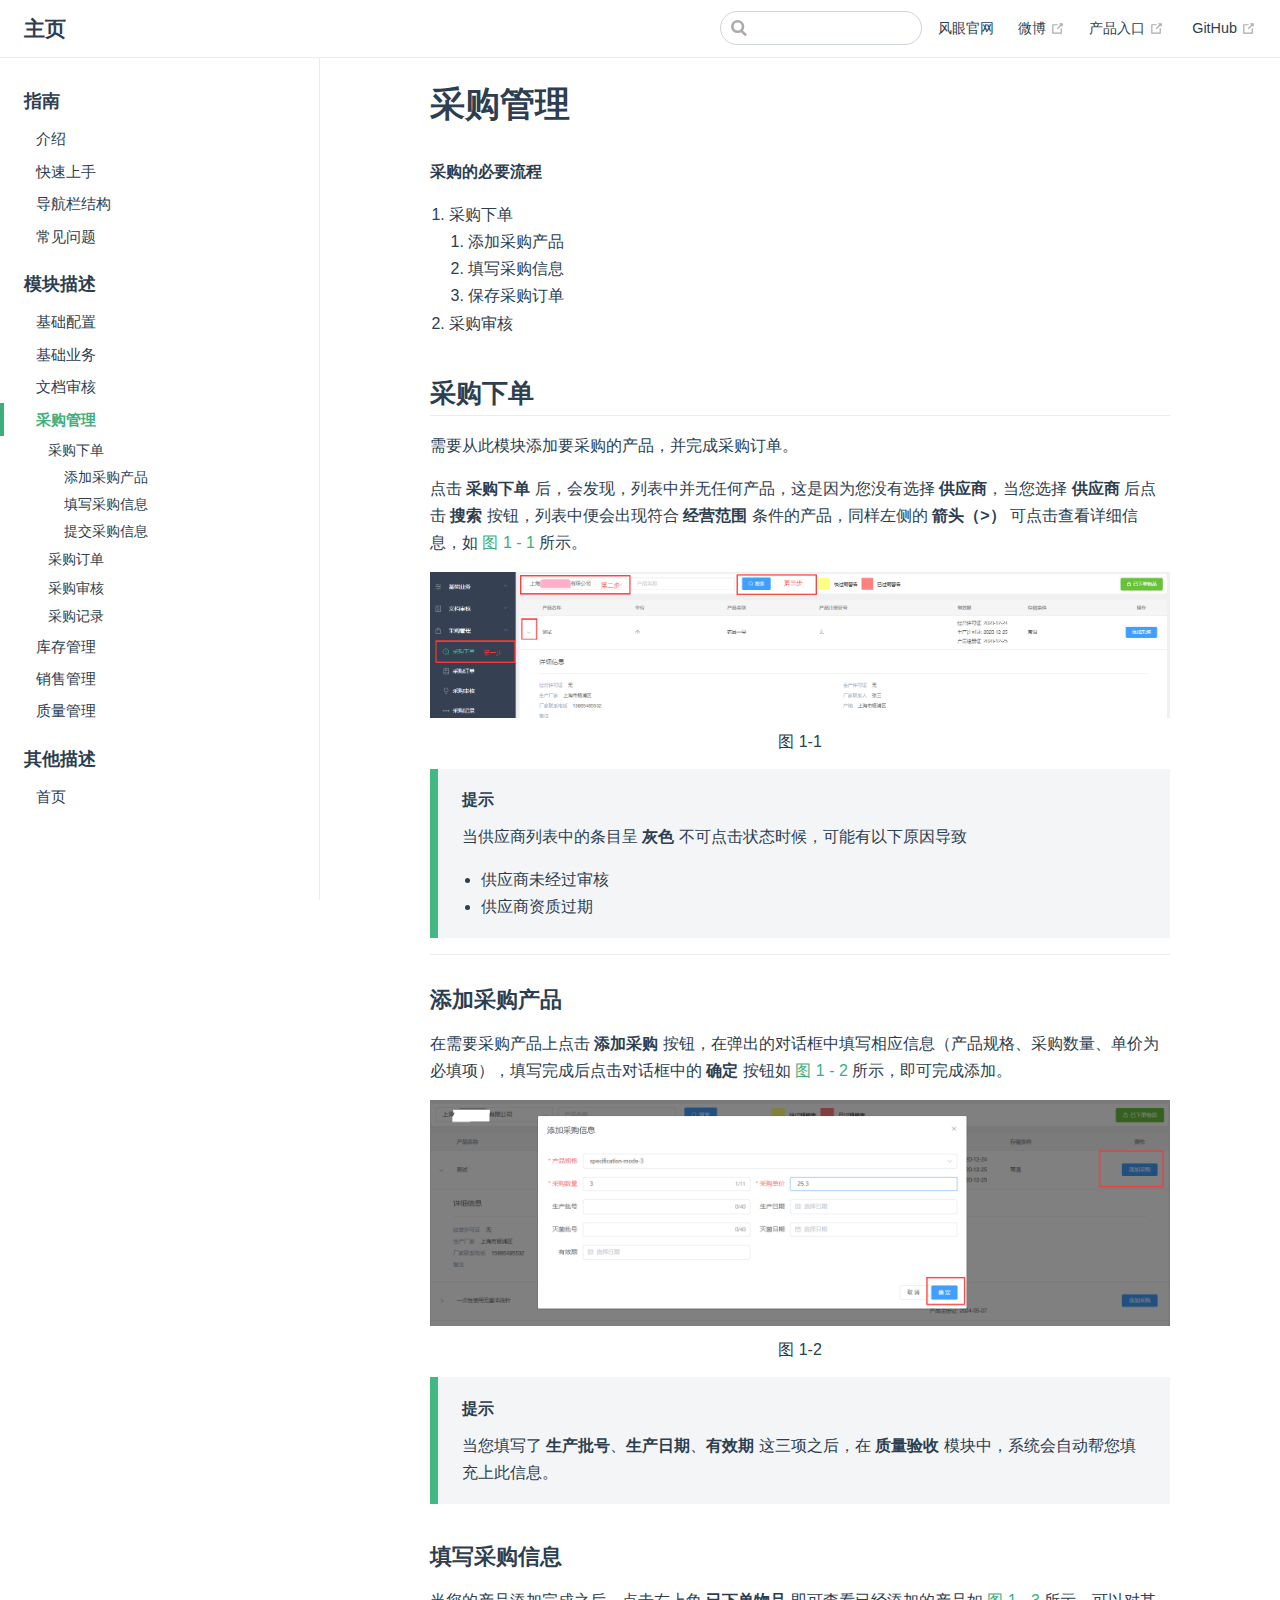
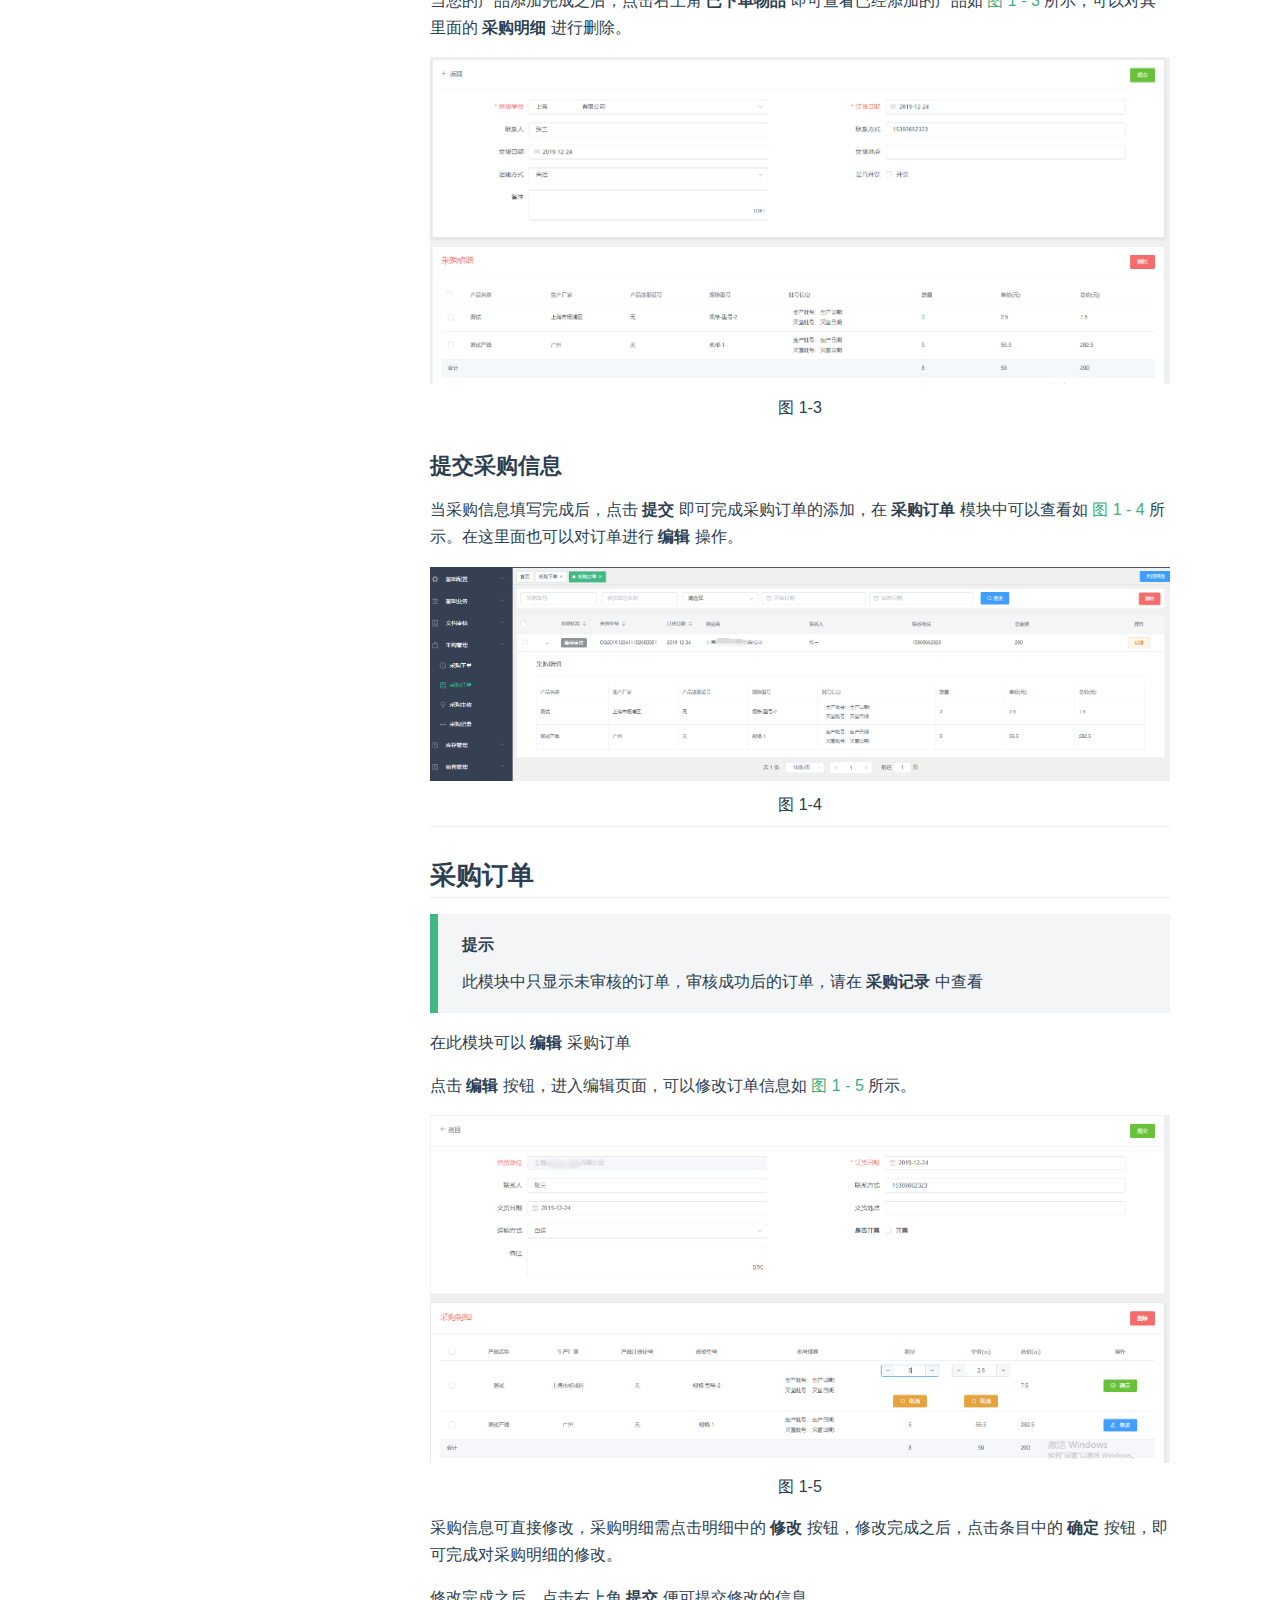
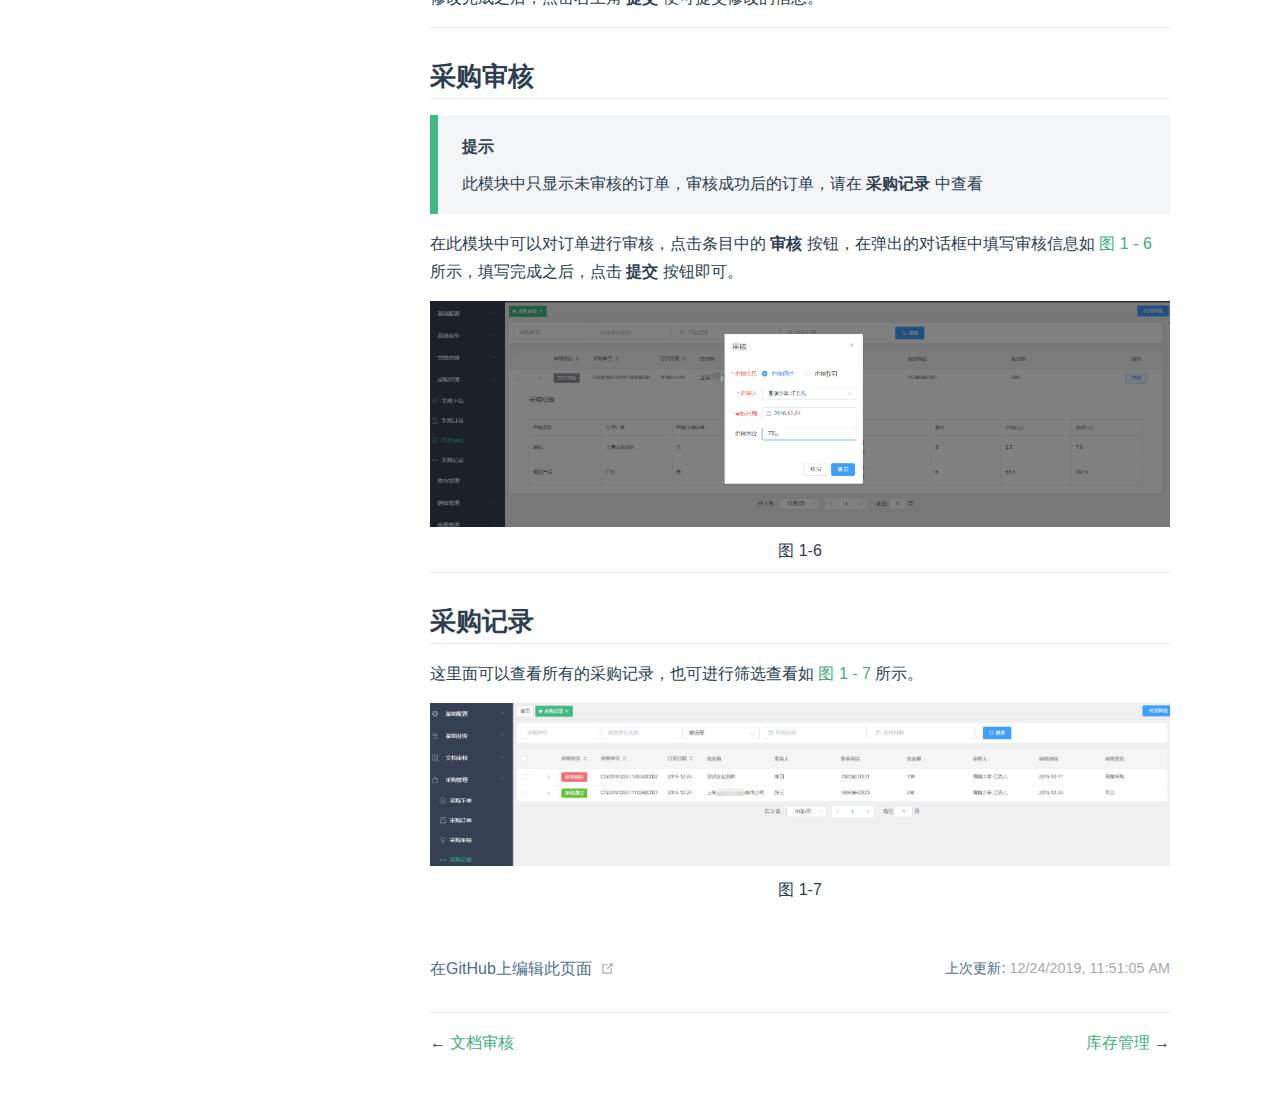
<file: guide/purchase.html>
<!DOCTYPE html>
<html lang="en-US">
  <head>
    <meta charset="utf-8">
    <meta name="viewport" content="width=device-width,initial-scale=1">
    <title>采购管理 | 主页</title>
    <meta name="description" content="产品">
    <link rel="icon" href="/img/logo.ico">
  <link rel="manifest" href="/manifest.json">
    
    <link rel="preload" href="/assets/css/0.styles.e28fe778.css" as="style"><link rel="preload" href="/assets/js/app.84dbff72.js" as="script"><link rel="preload" href="/assets/js/2.32595f98.js" as="script"><link rel="preload" href="/assets/js/14.ee8ceb31.js" as="script"><link rel="prefetch" href="/assets/js/10.2a2b4bef.js"><link rel="prefetch" href="/assets/js/11.96fce5ef.js"><link rel="prefetch" href="/assets/js/12.cdeb348d.js"><link rel="prefetch" href="/assets/js/13.ec492c1f.js"><link rel="prefetch" href="/assets/js/15.6589ce92.js"><link rel="prefetch" href="/assets/js/16.7a00c61c.js"><link rel="prefetch" href="/assets/js/17.88dc93c5.js"><link rel="prefetch" href="/assets/js/18.4b092754.js"><link rel="prefetch" href="/assets/js/3.14e93fb4.js"><link rel="prefetch" href="/assets/js/4.d92877c6.js"><link rel="prefetch" href="/assets/js/5.106cbb4d.js"><link rel="prefetch" href="/assets/js/6.a04993eb.js"><link rel="prefetch" href="/assets/js/7.94f4617a.js"><link rel="prefetch" href="/assets/js/8.eeb38d3f.js"><link rel="prefetch" href="/assets/js/9.c5b8bfd7.js">
    <link rel="stylesheet" href="/assets/css/0.styles.e28fe778.css">
  </head>
  <body>
    <div id="app" data-server-rendered="true"><div class="theme-container"><header class="navbar"><div class="sidebar-button"><svg xmlns="http://www.w3.org/2000/svg" aria-hidden="true" role="img" viewBox="0 0 448 512" class="icon"><path fill="currentColor" d="M436 124H12c-6.627 0-12-5.373-12-12V80c0-6.627 5.373-12 12-12h424c6.627 0 12 5.373 12 12v32c0 6.627-5.373 12-12 12zm0 160H12c-6.627 0-12-5.373-12-12v-32c0-6.627 5.373-12 12-12h424c6.627 0 12 5.373 12 12v32c0 6.627-5.373 12-12 12zm0 160H12c-6.627 0-12-5.373-12-12v-32c0-6.627 5.373-12 12-12h424c6.627 0 12 5.373 12 12v32c0 6.627-5.373 12-12 12z"></path></svg></div> <a href="/" class="home-link router-link-active"><!----> <span class="site-name">主页</span></a> <div class="links"><div class="search-box"><input aria-label="Search" autocomplete="off" spellcheck="false" value=""> <!----></div> <nav class="nav-links can-hide"><div class="nav-item"><a href="/accumulate/" class="nav-link">风眼官网</a></div><div class="nav-item"><a href="https://baidu.com" target="_blank" rel="noopener noreferrer" class="nav-link external">
  微博
  <svg xmlns="http://www.w3.org/2000/svg" aria-hidden="true" x="0px" y="0px" viewBox="0 0 100 100" width="15" height="15" class="icon outbound"><path fill="currentColor" d="M18.8,85.1h56l0,0c2.2,0,4-1.8,4-4v-32h-8v28h-48v-48h28v-8h-32l0,0c-2.2,0-4,1.8-4,4v56C14.8,83.3,16.6,85.1,18.8,85.1z"></path> <polygon fill="currentColor" points="45.7,48.7 51.3,54.3 77.2,28.5 77.2,37.2 85.2,37.2 85.2,14.9 62.8,14.9 62.8,22.9 71.5,22.9"></polygon></svg></a></div><div class="nav-item"><a href="http://192.168.0.105" target="_blank" rel="noopener noreferrer" class="nav-link external">
  产品入口
  <svg xmlns="http://www.w3.org/2000/svg" aria-hidden="true" x="0px" y="0px" viewBox="0 0 100 100" width="15" height="15" class="icon outbound"><path fill="currentColor" d="M18.8,85.1h56l0,0c2.2,0,4-1.8,4-4v-32h-8v28h-48v-48h28v-8h-32l0,0c-2.2,0-4,1.8-4,4v56C14.8,83.3,16.6,85.1,18.8,85.1z"></path> <polygon fill="currentColor" points="45.7,48.7 51.3,54.3 77.2,28.5 77.2,37.2 85.2,37.2 85.2,14.9 62.8,14.9 62.8,22.9 71.5,22.9"></polygon></svg></a></div> <a href="https://github.com/shangHaiFengYan/softwareGuide/" target="_blank" rel="noopener noreferrer" class="repo-link">
    GitHub
    <svg xmlns="http://www.w3.org/2000/svg" aria-hidden="true" x="0px" y="0px" viewBox="0 0 100 100" width="15" height="15" class="icon outbound"><path fill="currentColor" d="M18.8,85.1h56l0,0c2.2,0,4-1.8,4-4v-32h-8v28h-48v-48h28v-8h-32l0,0c-2.2,0-4,1.8-4,4v56C14.8,83.3,16.6,85.1,18.8,85.1z"></path> <polygon fill="currentColor" points="45.7,48.7 51.3,54.3 77.2,28.5 77.2,37.2 85.2,37.2 85.2,14.9 62.8,14.9 62.8,22.9 71.5,22.9"></polygon></svg></a></nav></div></header> <div class="sidebar-mask"></div> <aside class="sidebar"><nav class="nav-links"><div class="nav-item"><a href="/accumulate/" class="nav-link">风眼官网</a></div><div class="nav-item"><a href="https://baidu.com" target="_blank" rel="noopener noreferrer" class="nav-link external">
  微博
  <svg xmlns="http://www.w3.org/2000/svg" aria-hidden="true" x="0px" y="0px" viewBox="0 0 100 100" width="15" height="15" class="icon outbound"><path fill="currentColor" d="M18.8,85.1h56l0,0c2.2,0,4-1.8,4-4v-32h-8v28h-48v-48h28v-8h-32l0,0c-2.2,0-4,1.8-4,4v56C14.8,83.3,16.6,85.1,18.8,85.1z"></path> <polygon fill="currentColor" points="45.7,48.7 51.3,54.3 77.2,28.5 77.2,37.2 85.2,37.2 85.2,14.9 62.8,14.9 62.8,22.9 71.5,22.9"></polygon></svg></a></div><div class="nav-item"><a href="http://192.168.0.105" target="_blank" rel="noopener noreferrer" class="nav-link external">
  产品入口
  <svg xmlns="http://www.w3.org/2000/svg" aria-hidden="true" x="0px" y="0px" viewBox="0 0 100 100" width="15" height="15" class="icon outbound"><path fill="currentColor" d="M18.8,85.1h56l0,0c2.2,0,4-1.8,4-4v-32h-8v28h-48v-48h28v-8h-32l0,0c-2.2,0-4,1.8-4,4v56C14.8,83.3,16.6,85.1,18.8,85.1z"></path> <polygon fill="currentColor" points="45.7,48.7 51.3,54.3 77.2,28.5 77.2,37.2 85.2,37.2 85.2,14.9 62.8,14.9 62.8,22.9 71.5,22.9"></polygon></svg></a></div> <a href="https://github.com/shangHaiFengYan/softwareGuide/" target="_blank" rel="noopener noreferrer" class="repo-link">
    GitHub
    <svg xmlns="http://www.w3.org/2000/svg" aria-hidden="true" x="0px" y="0px" viewBox="0 0 100 100" width="15" height="15" class="icon outbound"><path fill="currentColor" d="M18.8,85.1h56l0,0c2.2,0,4-1.8,4-4v-32h-8v28h-48v-48h28v-8h-32l0,0c-2.2,0-4,1.8-4,4v56C14.8,83.3,16.6,85.1,18.8,85.1z"></path> <polygon fill="currentColor" points="45.7,48.7 51.3,54.3 77.2,28.5 77.2,37.2 85.2,37.2 85.2,14.9 62.8,14.9 62.8,22.9 71.5,22.9"></polygon></svg></a></nav>  <ul class="sidebar-links"><li><section class="sidebar-group depth-0"><p class="sidebar-heading"><span>指南</span> <!----></p> <ul class="sidebar-links sidebar-group-items"><li><a href="/guide/" class="sidebar-link">介绍</a></li><li><a href="/guide/quick-start.html" class="sidebar-link">快速上手</a></li><li><a href="/guide/directory-structure.html" class="sidebar-link">导航栏结构</a></li><li><a href="/guide/FAQ.html" class="sidebar-link">常见问题</a></li></ul></section></li><li><section class="sidebar-group depth-0"><p class="sidebar-heading open"><span>模块描述</span> <!----></p> <ul class="sidebar-links sidebar-group-items"><li><a href="/guide/base-config.html" class="sidebar-link">基础配置</a></li><li><a href="/guide/base-business.html" class="sidebar-link">基础业务</a></li><li><a href="/guide/document-review.html" class="sidebar-link">文档审核</a></li><li><a href="/guide/purchase.html" class="active sidebar-link">采购管理</a><ul class="sidebar-sub-headers"><li class="sidebar-sub-header"><a href="/guide/purchase.html#采购下单" class="sidebar-link">采购下单</a><ul class="sidebar-sub-headers"><li class="sidebar-sub-header"><a href="/guide/purchase.html#添加采购产品" class="sidebar-link">添加采购产品</a></li><li class="sidebar-sub-header"><a href="/guide/purchase.html#填写采购信息" class="sidebar-link">填写采购信息</a></li><li class="sidebar-sub-header"><a href="/guide/purchase.html#提交采购信息" class="sidebar-link">提交采购信息</a></li></ul></li><li class="sidebar-sub-header"><a href="/guide/purchase.html#采购订单" class="sidebar-link">采购订单</a></li><li class="sidebar-sub-header"><a href="/guide/purchase.html#采购审核" class="sidebar-link">采购审核</a></li><li class="sidebar-sub-header"><a href="/guide/purchase.html#采购记录" class="sidebar-link">采购记录</a></li></ul></li><li><a href="/guide/inventory.html" class="sidebar-link">库存管理</a></li><li><a href="/guide/sale.html" class="sidebar-link">销售管理</a></li><li><a href="/guide/quality.html" class="sidebar-link">质量管理</a></li></ul></section></li><li><section class="sidebar-group depth-0"><p class="sidebar-heading"><span>其他描述</span> <!----></p> <ul class="sidebar-links sidebar-group-items"><li><a href="/guide/other-operate-one.html" class="sidebar-link">首页</a></li></ul></section></li></ul> </aside> <main class="page"> <div class="theme-default-content content__default"><h1 id="采购管理"><a href="#采购管理" class="header-anchor">#</a> 采购管理</h1> <p><strong>采购的必要流程</strong></p> <ol><li>采购下单
<ol><li>添加采购产品</li> <li>填写采购信息</li> <li>保存采购订单</li></ol></li> <li>采购审核</li></ol> <h2 id="采购下单"><a href="#采购下单" class="header-anchor">#</a> 采购下单</h2> <p>需要从此模块添加要采购的产品，并完成采购订单。</p> <p>点击 <strong>采购下单</strong> 后，会发现，列表中并无任何产品，这是因为您没有选择 <strong>供应商</strong>，当您选择 <strong>供应商</strong> 后点击 <strong>搜索</strong> 按钮，列表中便会出现符合 <strong>经营范围</strong> 条件的产品，同样左侧的 <strong>箭头（&gt;）</strong> 可点击查看详细信息，如 <a href="/purchase/1.1.png">图 1 - 1</a> 所示。</p> <div class="fy-show-img"><img src="\purchase\1.1.png" alt="采购管理"> <span>图 1-1</span></div> <div class="custom-block tip"><p class="custom-block-title">提示</p> <p>当供应商列表中的条目呈 <strong>灰色</strong> 不可点击状态时候，可能有以下原因导致</p> <ul><li>供应商未经过审核</li> <li>供应商资质过期</li></ul></div> <hr> <h3 id="添加采购产品"><a href="#添加采购产品" class="header-anchor">#</a> 添加采购产品</h3> <p>在需要采购产品上点击 <strong>添加采购</strong> 按钮，在弹出的对话框中填写相应信息（产品规格、采购数量、单价为必填项），填写完成后点击对话框中的 <strong>确定</strong> 按钮如 <a href="/purchase/1.2.png">图 1 - 2</a> 所示，即可完成添加。</p> <div class="fy-show-img"><img src="\purchase\1.2.png" alt="采购下单"> <span>图 1-2</span></div> <div class="custom-block tip"><p class="custom-block-title">提示</p> <p>当您填写了 <strong>生产批号</strong>、<strong>生产日期</strong>、<strong>有效期</strong> 这三项之后，在 <strong>质量验收</strong> 模块中，系统会自动帮您填充上此信息。</p></div> <h3 id="填写采购信息"><a href="#填写采购信息" class="header-anchor">#</a> 填写采购信息</h3> <p>当您的产品添加完成之后，点击右上角 <strong>已下单物品</strong> 即可查看已经添加的产品如 <a href="/purchase/1.3.png">图 1 - 3</a> 所示，可以对其里面的 <strong>采购明细</strong> 进行删除。</p> <div class="fy-show-img"><img src="\purchase\1.3.png" alt="采购下单-填写"> <span>图 1-3</span></div> <h3 id="提交采购信息"><a href="#提交采购信息" class="header-anchor">#</a> 提交采购信息</h3> <p>当采购信息填写完成后，点击 <strong>提交</strong> 即可完成采购订单的添加，在 <strong>采购订单</strong> 模块中可以查看如 <a href="/purchase/1.4.png">图 1 - 4</a> 所示。在这里面也可以对订单进行 <strong>编辑</strong> 操作。</p> <div class="fy-show-img"><img src="\purchase\1.4.png" alt="采购订单记录"> <span>图 1-4</span></div> <hr> <h2 id="采购订单"><a href="#采购订单" class="header-anchor">#</a> 采购订单</h2> <div class="custom-block tip"><p class="custom-block-title">提示</p> <p>此模块中只显示未审核的订单，审核成功后的订单，请在 <strong>采购记录</strong> 中查看</p></div> <p>在此模块可以 <strong>编辑</strong> 采购订单</p> <p>点击 <strong>编辑</strong> 按钮，进入编辑页面，可以修改订单信息如 <a href="/purchase/1.5.png">图 1 - 5</a> 所示。</p> <div class="fy-show-img"><img src="\purchase\1.5.png" alt="编辑-采购订单"> <span>图 1-5</span></div> <p>采购信息可直接修改，采购明细需点击明细中的 <strong>修改</strong> 按钮，修改完成之后，点击条目中的 <strong>确定</strong> 按钮，即可完成对采购明细的修改。</p> <p>修改完成之后，点击右上角 <strong>提交</strong> 便可提交修改的信息。</p> <hr> <h2 id="采购审核"><a href="#采购审核" class="header-anchor">#</a> 采购审核</h2> <div class="custom-block tip"><p class="custom-block-title">提示</p> <p>此模块中只显示未审核的订单，审核成功后的订单，请在 <strong>采购记录</strong> 中查看</p></div> <p>在此模块中可以对订单进行审核，点击条目中的 <strong>审核</strong> 按钮，在弹出的对话框中填写审核信息如 <a href="/purchase/1.6.png">图 1 - 6</a> 所示，填写完成之后，点击 <strong>提交</strong> 按钮即可。</p> <div class="fy-show-img"><img src="\purchase\1.6.png" alt="审核-采购订单"> <span>图 1-6</span></div> <hr> <h2 id="采购记录"><a href="#采购记录" class="header-anchor">#</a> 采购记录</h2> <p>这里面可以查看所有的采购记录，也可进行筛选查看如 <a href="/purchase/1.7.png">图 1 - 7</a> 所示。</p> <div class="fy-show-img"><img src="\purchase\1.7.png" alt="采购记录"> <span>图 1-7</span></div></div> <footer class="page-edit"><div class="edit-link"><a href="https://github.com/shangHaiFengYan/softwareGuide/edit/master/docs/guide/purchase.md" target="_blank" rel="noopener noreferrer">在GitHub上编辑此页面</a> <svg xmlns="http://www.w3.org/2000/svg" aria-hidden="true" x="0px" y="0px" viewBox="0 0 100 100" width="15" height="15" class="icon outbound"><path fill="currentColor" d="M18.8,85.1h56l0,0c2.2,0,4-1.8,4-4v-32h-8v28h-48v-48h28v-8h-32l0,0c-2.2,0-4,1.8-4,4v56C14.8,83.3,16.6,85.1,18.8,85.1z"></path> <polygon fill="currentColor" points="45.7,48.7 51.3,54.3 77.2,28.5 77.2,37.2 85.2,37.2 85.2,14.9 62.8,14.9 62.8,22.9 71.5,22.9"></polygon></svg></div> <div class="last-updated"><span class="prefix">上次更新:</span> <span class="time">12/24/2019, 11:51:05 AM</span></div></footer> <div class="page-nav"><p class="inner"><span class="prev">
      ←
      <a href="/guide/document-review.html" class="prev">文档审核</a></span> <span class="next"><a href="/guide/inventory.html">库存管理</a>
      →
    </span></p></div> </main></div><div class="global-ui"></div></div>
    <script src="/assets/js/app.84dbff72.js" defer></script><script src="/assets/js/2.32595f98.js" defer></script><script src="/assets/js/14.ee8ceb31.js" defer></script>
  </body>
</html>
</file>
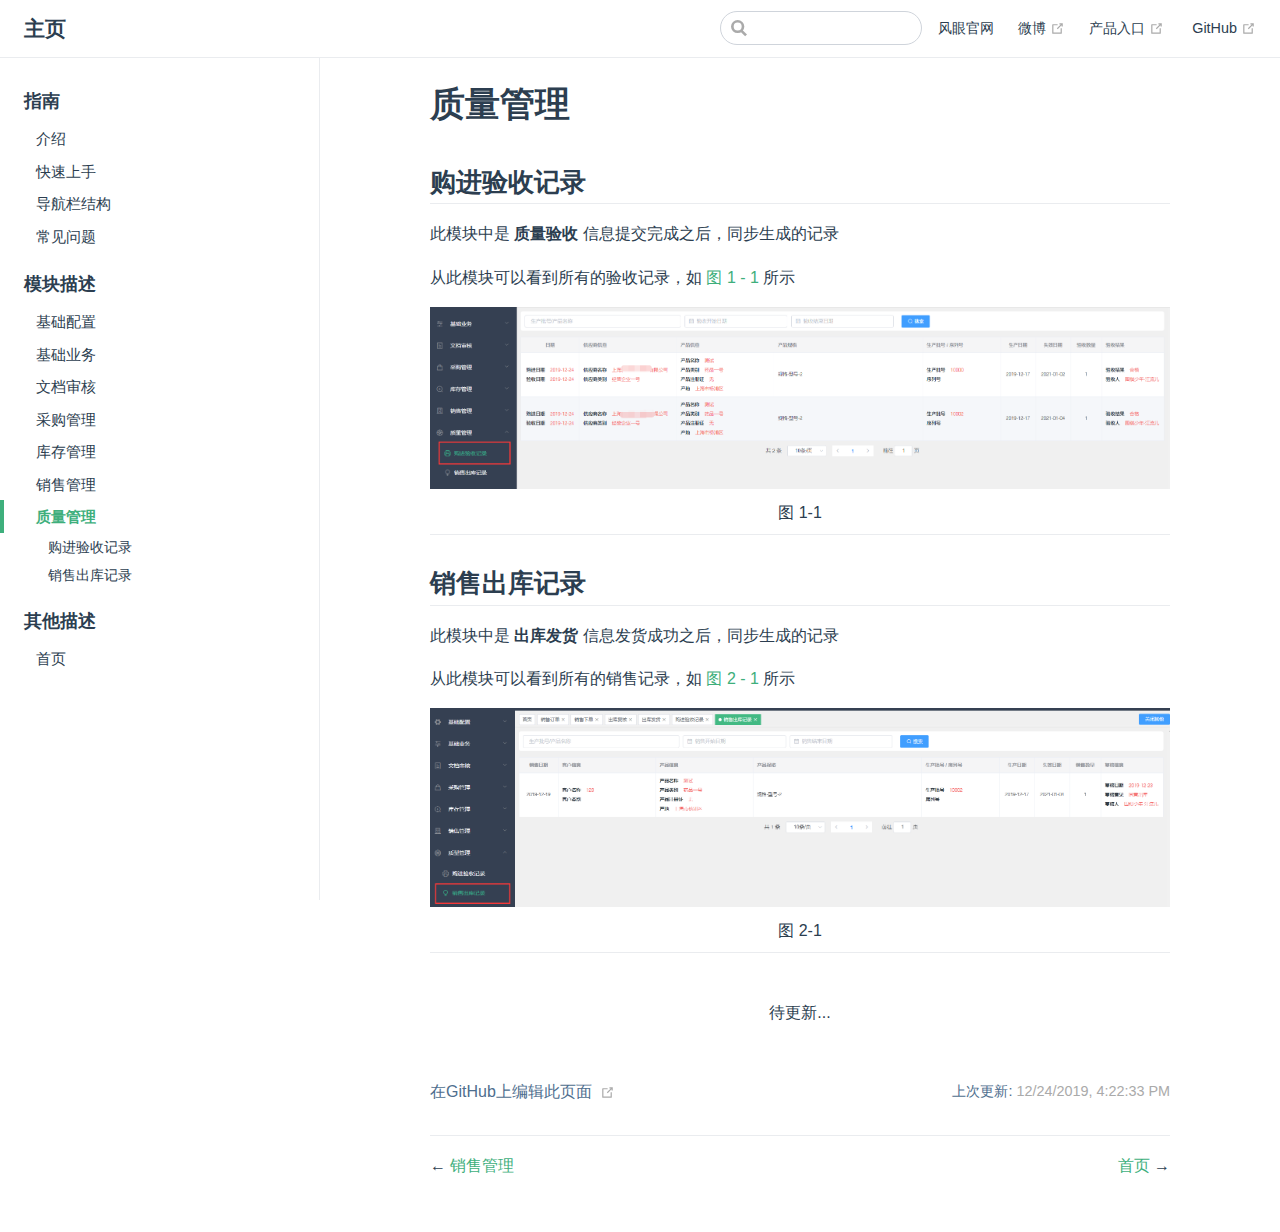
<file: guide/quality.html>
<!DOCTYPE html>
<html lang="en-US">
  <head>
    <meta charset="utf-8">
    <meta name="viewport" content="width=device-width,initial-scale=1">
    <title>质量管理 | 主页</title>
    <meta name="description" content="产品">
    <link rel="icon" href="/img/logo.ico">
  <link rel="manifest" href="/manifest.json">
    
    <link rel="preload" href="/assets/css/0.styles.e28fe778.css" as="style"><link rel="preload" href="/assets/js/app.84dbff72.js" as="script"><link rel="preload" href="/assets/js/2.32595f98.js" as="script"><link rel="preload" href="/assets/js/15.6589ce92.js" as="script"><link rel="prefetch" href="/assets/js/10.2a2b4bef.js"><link rel="prefetch" href="/assets/js/11.96fce5ef.js"><link rel="prefetch" href="/assets/js/12.cdeb348d.js"><link rel="prefetch" href="/assets/js/13.ec492c1f.js"><link rel="prefetch" href="/assets/js/14.ee8ceb31.js"><link rel="prefetch" href="/assets/js/16.7a00c61c.js"><link rel="prefetch" href="/assets/js/17.88dc93c5.js"><link rel="prefetch" href="/assets/js/18.4b092754.js"><link rel="prefetch" href="/assets/js/3.14e93fb4.js"><link rel="prefetch" href="/assets/js/4.d92877c6.js"><link rel="prefetch" href="/assets/js/5.106cbb4d.js"><link rel="prefetch" href="/assets/js/6.a04993eb.js"><link rel="prefetch" href="/assets/js/7.94f4617a.js"><link rel="prefetch" href="/assets/js/8.eeb38d3f.js"><link rel="prefetch" href="/assets/js/9.c5b8bfd7.js">
    <link rel="stylesheet" href="/assets/css/0.styles.e28fe778.css">
  </head>
  <body>
    <div id="app" data-server-rendered="true"><div class="theme-container"><header class="navbar"><div class="sidebar-button"><svg xmlns="http://www.w3.org/2000/svg" aria-hidden="true" role="img" viewBox="0 0 448 512" class="icon"><path fill="currentColor" d="M436 124H12c-6.627 0-12-5.373-12-12V80c0-6.627 5.373-12 12-12h424c6.627 0 12 5.373 12 12v32c0 6.627-5.373 12-12 12zm0 160H12c-6.627 0-12-5.373-12-12v-32c0-6.627 5.373-12 12-12h424c6.627 0 12 5.373 12 12v32c0 6.627-5.373 12-12 12zm0 160H12c-6.627 0-12-5.373-12-12v-32c0-6.627 5.373-12 12-12h424c6.627 0 12 5.373 12 12v32c0 6.627-5.373 12-12 12z"></path></svg></div> <a href="/" class="home-link router-link-active"><!----> <span class="site-name">主页</span></a> <div class="links"><div class="search-box"><input aria-label="Search" autocomplete="off" spellcheck="false" value=""> <!----></div> <nav class="nav-links can-hide"><div class="nav-item"><a href="/accumulate/" class="nav-link">风眼官网</a></div><div class="nav-item"><a href="https://baidu.com" target="_blank" rel="noopener noreferrer" class="nav-link external">
  微博
  <svg xmlns="http://www.w3.org/2000/svg" aria-hidden="true" x="0px" y="0px" viewBox="0 0 100 100" width="15" height="15" class="icon outbound"><path fill="currentColor" d="M18.8,85.1h56l0,0c2.2,0,4-1.8,4-4v-32h-8v28h-48v-48h28v-8h-32l0,0c-2.2,0-4,1.8-4,4v56C14.8,83.3,16.6,85.1,18.8,85.1z"></path> <polygon fill="currentColor" points="45.7,48.7 51.3,54.3 77.2,28.5 77.2,37.2 85.2,37.2 85.2,14.9 62.8,14.9 62.8,22.9 71.5,22.9"></polygon></svg></a></div><div class="nav-item"><a href="http://192.168.0.105" target="_blank" rel="noopener noreferrer" class="nav-link external">
  产品入口
  <svg xmlns="http://www.w3.org/2000/svg" aria-hidden="true" x="0px" y="0px" viewBox="0 0 100 100" width="15" height="15" class="icon outbound"><path fill="currentColor" d="M18.8,85.1h56l0,0c2.2,0,4-1.8,4-4v-32h-8v28h-48v-48h28v-8h-32l0,0c-2.2,0-4,1.8-4,4v56C14.8,83.3,16.6,85.1,18.8,85.1z"></path> <polygon fill="currentColor" points="45.7,48.7 51.3,54.3 77.2,28.5 77.2,37.2 85.2,37.2 85.2,14.9 62.8,14.9 62.8,22.9 71.5,22.9"></polygon></svg></a></div> <a href="https://github.com/shangHaiFengYan/softwareGuide/" target="_blank" rel="noopener noreferrer" class="repo-link">
    GitHub
    <svg xmlns="http://www.w3.org/2000/svg" aria-hidden="true" x="0px" y="0px" viewBox="0 0 100 100" width="15" height="15" class="icon outbound"><path fill="currentColor" d="M18.8,85.1h56l0,0c2.2,0,4-1.8,4-4v-32h-8v28h-48v-48h28v-8h-32l0,0c-2.2,0-4,1.8-4,4v56C14.8,83.3,16.6,85.1,18.8,85.1z"></path> <polygon fill="currentColor" points="45.7,48.7 51.3,54.3 77.2,28.5 77.2,37.2 85.2,37.2 85.2,14.9 62.8,14.9 62.8,22.9 71.5,22.9"></polygon></svg></a></nav></div></header> <div class="sidebar-mask"></div> <aside class="sidebar"><nav class="nav-links"><div class="nav-item"><a href="/accumulate/" class="nav-link">风眼官网</a></div><div class="nav-item"><a href="https://baidu.com" target="_blank" rel="noopener noreferrer" class="nav-link external">
  微博
  <svg xmlns="http://www.w3.org/2000/svg" aria-hidden="true" x="0px" y="0px" viewBox="0 0 100 100" width="15" height="15" class="icon outbound"><path fill="currentColor" d="M18.8,85.1h56l0,0c2.2,0,4-1.8,4-4v-32h-8v28h-48v-48h28v-8h-32l0,0c-2.2,0-4,1.8-4,4v56C14.8,83.3,16.6,85.1,18.8,85.1z"></path> <polygon fill="currentColor" points="45.7,48.7 51.3,54.3 77.2,28.5 77.2,37.2 85.2,37.2 85.2,14.9 62.8,14.9 62.8,22.9 71.5,22.9"></polygon></svg></a></div><div class="nav-item"><a href="http://192.168.0.105" target="_blank" rel="noopener noreferrer" class="nav-link external">
  产品入口
  <svg xmlns="http://www.w3.org/2000/svg" aria-hidden="true" x="0px" y="0px" viewBox="0 0 100 100" width="15" height="15" class="icon outbound"><path fill="currentColor" d="M18.8,85.1h56l0,0c2.2,0,4-1.8,4-4v-32h-8v28h-48v-48h28v-8h-32l0,0c-2.2,0-4,1.8-4,4v56C14.8,83.3,16.6,85.1,18.8,85.1z"></path> <polygon fill="currentColor" points="45.7,48.7 51.3,54.3 77.2,28.5 77.2,37.2 85.2,37.2 85.2,14.9 62.8,14.9 62.8,22.9 71.5,22.9"></polygon></svg></a></div> <a href="https://github.com/shangHaiFengYan/softwareGuide/" target="_blank" rel="noopener noreferrer" class="repo-link">
    GitHub
    <svg xmlns="http://www.w3.org/2000/svg" aria-hidden="true" x="0px" y="0px" viewBox="0 0 100 100" width="15" height="15" class="icon outbound"><path fill="currentColor" d="M18.8,85.1h56l0,0c2.2,0,4-1.8,4-4v-32h-8v28h-48v-48h28v-8h-32l0,0c-2.2,0-4,1.8-4,4v56C14.8,83.3,16.6,85.1,18.8,85.1z"></path> <polygon fill="currentColor" points="45.7,48.7 51.3,54.3 77.2,28.5 77.2,37.2 85.2,37.2 85.2,14.9 62.8,14.9 62.8,22.9 71.5,22.9"></polygon></svg></a></nav>  <ul class="sidebar-links"><li><section class="sidebar-group depth-0"><p class="sidebar-heading"><span>指南</span> <!----></p> <ul class="sidebar-links sidebar-group-items"><li><a href="/guide/" class="sidebar-link">介绍</a></li><li><a href="/guide/quick-start.html" class="sidebar-link">快速上手</a></li><li><a href="/guide/directory-structure.html" class="sidebar-link">导航栏结构</a></li><li><a href="/guide/FAQ.html" class="sidebar-link">常见问题</a></li></ul></section></li><li><section class="sidebar-group depth-0"><p class="sidebar-heading open"><span>模块描述</span> <!----></p> <ul class="sidebar-links sidebar-group-items"><li><a href="/guide/base-config.html" class="sidebar-link">基础配置</a></li><li><a href="/guide/base-business.html" class="sidebar-link">基础业务</a></li><li><a href="/guide/document-review.html" class="sidebar-link">文档审核</a></li><li><a href="/guide/purchase.html" class="sidebar-link">采购管理</a></li><li><a href="/guide/inventory.html" class="sidebar-link">库存管理</a></li><li><a href="/guide/sale.html" class="sidebar-link">销售管理</a></li><li><a href="/guide/quality.html" class="active sidebar-link">质量管理</a><ul class="sidebar-sub-headers"><li class="sidebar-sub-header"><a href="/guide/quality.html#购进验收记录" class="sidebar-link">购进验收记录</a></li><li class="sidebar-sub-header"><a href="/guide/quality.html#销售出库记录" class="sidebar-link">销售出库记录</a></li></ul></li></ul></section></li><li><section class="sidebar-group depth-0"><p class="sidebar-heading"><span>其他描述</span> <!----></p> <ul class="sidebar-links sidebar-group-items"><li><a href="/guide/other-operate-one.html" class="sidebar-link">首页</a></li></ul></section></li></ul> </aside> <main class="page"> <div class="theme-default-content content__default"><h1 id="质量管理"><a href="#质量管理" class="header-anchor">#</a> 质量管理</h1> <h2 id="购进验收记录"><a href="#购进验收记录" class="header-anchor">#</a> 购进验收记录</h2> <p>此模块中是 <strong>质量验收</strong> 信息提交完成之后，同步生成的记录</p> <p>从此模块可以看到所有的验收记录，如 <a href="/quality/1.1.png">图 1 - 1</a> 所示</p> <div class="fy-show-img"><img src="\quality\1.1.png" alt="购进验收记录"> <span>图 1-1</span></div> <hr> <h2 id="销售出库记录"><a href="#销售出库记录" class="header-anchor">#</a> 销售出库记录</h2> <p>此模块中是 <strong>出库发货</strong> 信息发货成功之后，同步生成的记录</p> <p>从此模块可以看到所有的销售记录，如 <a href="/quality/2.1.png">图 2 - 1</a> 所示</p> <div class="fy-show-img"><img src="\quality\2.1.png" alt="销售出库记录"> <span>图 2-1</span></div> <hr> <div class="fy-show-img" style="margin-top:50px;"><span>待更新...</span></div></div> <footer class="page-edit"><div class="edit-link"><a href="https://github.com/shangHaiFengYan/softwareGuide/edit/master/docs/guide/quality.md" target="_blank" rel="noopener noreferrer">在GitHub上编辑此页面</a> <svg xmlns="http://www.w3.org/2000/svg" aria-hidden="true" x="0px" y="0px" viewBox="0 0 100 100" width="15" height="15" class="icon outbound"><path fill="currentColor" d="M18.8,85.1h56l0,0c2.2,0,4-1.8,4-4v-32h-8v28h-48v-48h28v-8h-32l0,0c-2.2,0-4,1.8-4,4v56C14.8,83.3,16.6,85.1,18.8,85.1z"></path> <polygon fill="currentColor" points="45.7,48.7 51.3,54.3 77.2,28.5 77.2,37.2 85.2,37.2 85.2,14.9 62.8,14.9 62.8,22.9 71.5,22.9"></polygon></svg></div> <div class="last-updated"><span class="prefix">上次更新:</span> <span class="time">12/24/2019, 4:22:33 PM</span></div></footer> <div class="page-nav"><p class="inner"><span class="prev">
      ←
      <a href="/guide/sale.html" class="prev">销售管理</a></span> <span class="next"><a href="/guide/other-operate-one.html">首页</a>
      →
    </span></p></div> </main></div><div class="global-ui"></div></div>
    <script src="/assets/js/app.84dbff72.js" defer></script><script src="/assets/js/2.32595f98.js" defer></script><script src="/assets/js/15.6589ce92.js" defer></script>
  </body>
</html>
</file>
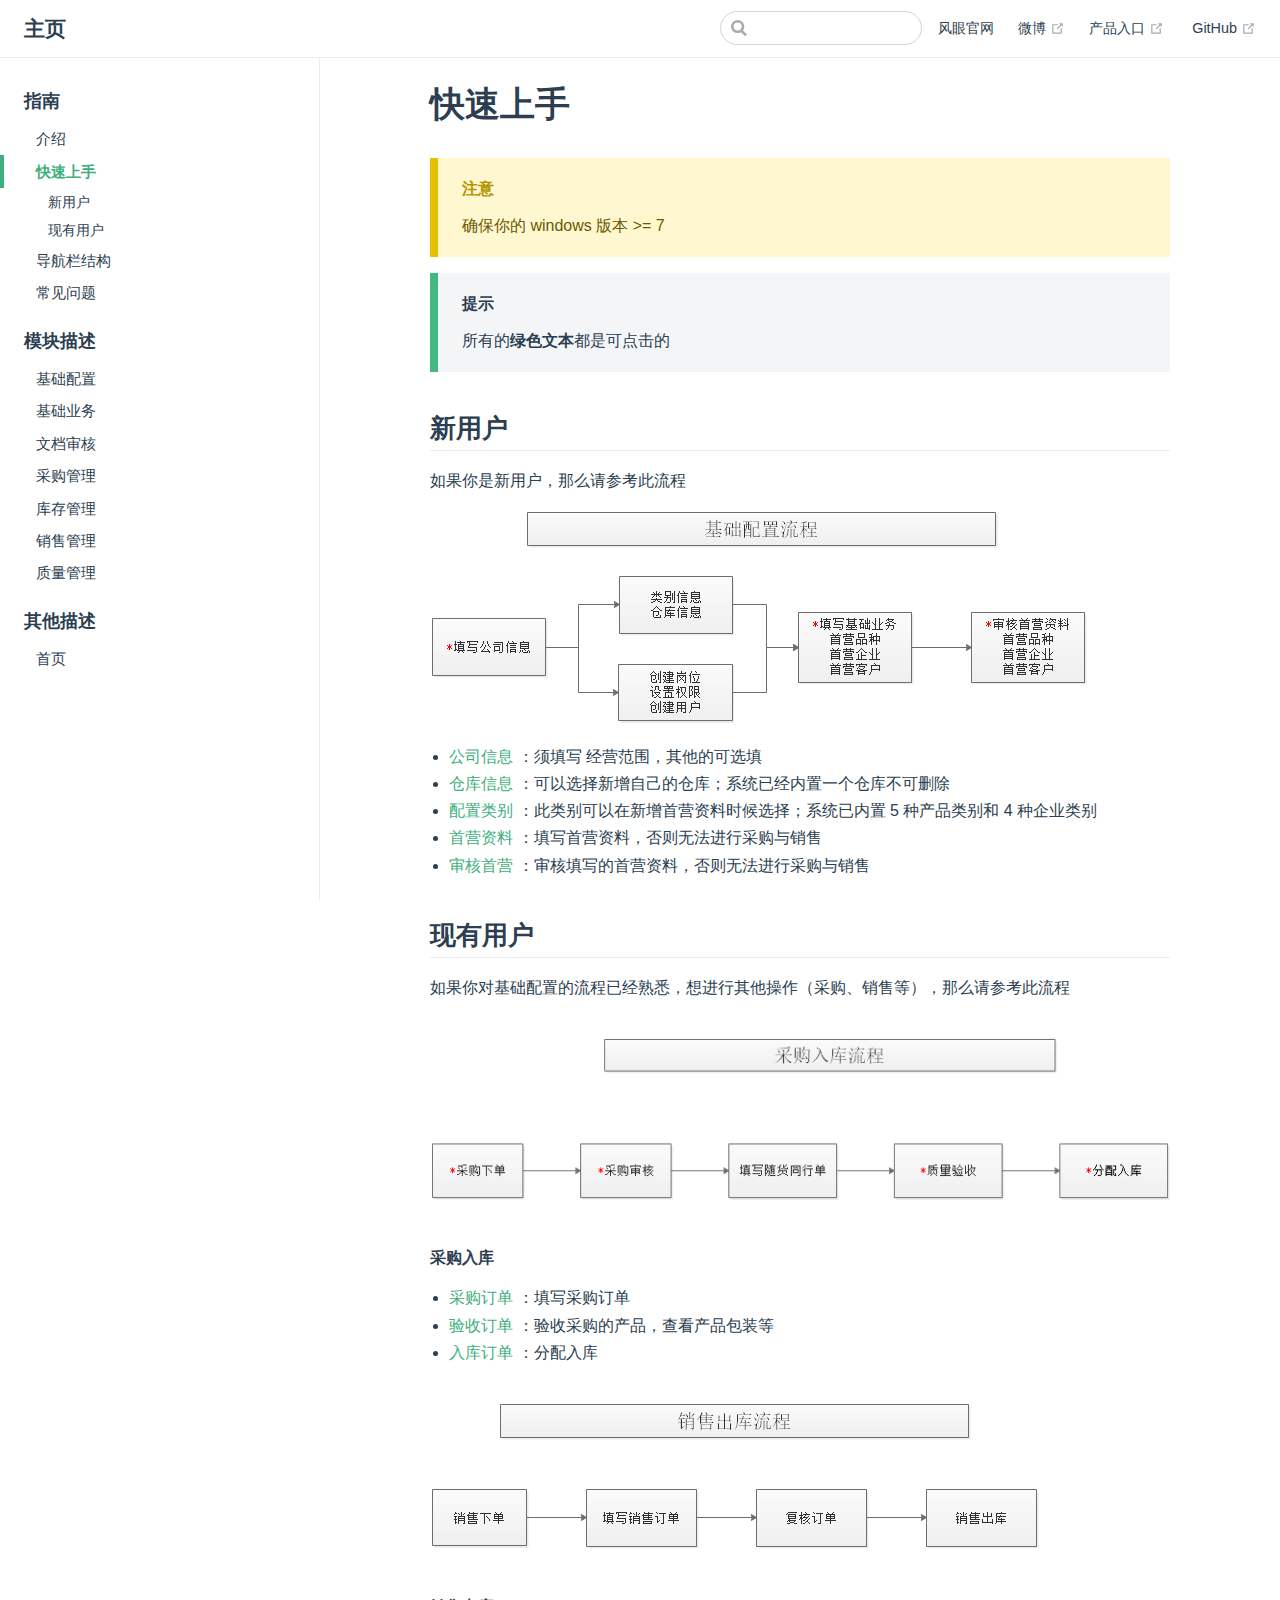
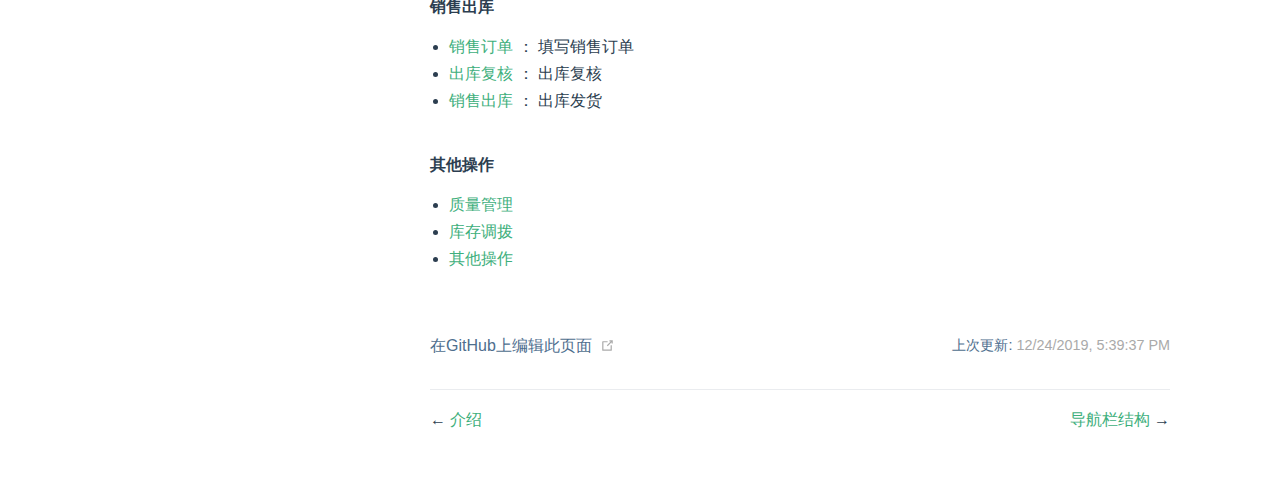
<file: guide/quick-start.html>
<!DOCTYPE html>
<html lang="en-US">
  <head>
    <meta charset="utf-8">
    <meta name="viewport" content="width=device-width,initial-scale=1">
    <title>快速上手 | 主页</title>
    <meta name="description" content="产品">
    <link rel="icon" href="/img/logo.ico">
  <link rel="manifest" href="/manifest.json">
    
    <link rel="preload" href="/assets/css/0.styles.e28fe778.css" as="style"><link rel="preload" href="/assets/js/app.84dbff72.js" as="script"><link rel="preload" href="/assets/js/2.32595f98.js" as="script"><link rel="preload" href="/assets/js/16.7a00c61c.js" as="script"><link rel="prefetch" href="/assets/js/10.2a2b4bef.js"><link rel="prefetch" href="/assets/js/11.96fce5ef.js"><link rel="prefetch" href="/assets/js/12.cdeb348d.js"><link rel="prefetch" href="/assets/js/13.ec492c1f.js"><link rel="prefetch" href="/assets/js/14.ee8ceb31.js"><link rel="prefetch" href="/assets/js/15.6589ce92.js"><link rel="prefetch" href="/assets/js/17.88dc93c5.js"><link rel="prefetch" href="/assets/js/18.4b092754.js"><link rel="prefetch" href="/assets/js/3.14e93fb4.js"><link rel="prefetch" href="/assets/js/4.d92877c6.js"><link rel="prefetch" href="/assets/js/5.106cbb4d.js"><link rel="prefetch" href="/assets/js/6.a04993eb.js"><link rel="prefetch" href="/assets/js/7.94f4617a.js"><link rel="prefetch" href="/assets/js/8.eeb38d3f.js"><link rel="prefetch" href="/assets/js/9.c5b8bfd7.js">
    <link rel="stylesheet" href="/assets/css/0.styles.e28fe778.css">
  </head>
  <body>
    <div id="app" data-server-rendered="true"><div class="theme-container"><header class="navbar"><div class="sidebar-button"><svg xmlns="http://www.w3.org/2000/svg" aria-hidden="true" role="img" viewBox="0 0 448 512" class="icon"><path fill="currentColor" d="M436 124H12c-6.627 0-12-5.373-12-12V80c0-6.627 5.373-12 12-12h424c6.627 0 12 5.373 12 12v32c0 6.627-5.373 12-12 12zm0 160H12c-6.627 0-12-5.373-12-12v-32c0-6.627 5.373-12 12-12h424c6.627 0 12 5.373 12 12v32c0 6.627-5.373 12-12 12zm0 160H12c-6.627 0-12-5.373-12-12v-32c0-6.627 5.373-12 12-12h424c6.627 0 12 5.373 12 12v32c0 6.627-5.373 12-12 12z"></path></svg></div> <a href="/" class="home-link router-link-active"><!----> <span class="site-name">主页</span></a> <div class="links"><div class="search-box"><input aria-label="Search" autocomplete="off" spellcheck="false" value=""> <!----></div> <nav class="nav-links can-hide"><div class="nav-item"><a href="/accumulate/" class="nav-link">风眼官网</a></div><div class="nav-item"><a href="https://baidu.com" target="_blank" rel="noopener noreferrer" class="nav-link external">
  微博
  <svg xmlns="http://www.w3.org/2000/svg" aria-hidden="true" x="0px" y="0px" viewBox="0 0 100 100" width="15" height="15" class="icon outbound"><path fill="currentColor" d="M18.8,85.1h56l0,0c2.2,0,4-1.8,4-4v-32h-8v28h-48v-48h28v-8h-32l0,0c-2.2,0-4,1.8-4,4v56C14.8,83.3,16.6,85.1,18.8,85.1z"></path> <polygon fill="currentColor" points="45.7,48.7 51.3,54.3 77.2,28.5 77.2,37.2 85.2,37.2 85.2,14.9 62.8,14.9 62.8,22.9 71.5,22.9"></polygon></svg></a></div><div class="nav-item"><a href="http://192.168.0.105" target="_blank" rel="noopener noreferrer" class="nav-link external">
  产品入口
  <svg xmlns="http://www.w3.org/2000/svg" aria-hidden="true" x="0px" y="0px" viewBox="0 0 100 100" width="15" height="15" class="icon outbound"><path fill="currentColor" d="M18.8,85.1h56l0,0c2.2,0,4-1.8,4-4v-32h-8v28h-48v-48h28v-8h-32l0,0c-2.2,0-4,1.8-4,4v56C14.8,83.3,16.6,85.1,18.8,85.1z"></path> <polygon fill="currentColor" points="45.7,48.7 51.3,54.3 77.2,28.5 77.2,37.2 85.2,37.2 85.2,14.9 62.8,14.9 62.8,22.9 71.5,22.9"></polygon></svg></a></div> <a href="https://github.com/shangHaiFengYan/softwareGuide/" target="_blank" rel="noopener noreferrer" class="repo-link">
    GitHub
    <svg xmlns="http://www.w3.org/2000/svg" aria-hidden="true" x="0px" y="0px" viewBox="0 0 100 100" width="15" height="15" class="icon outbound"><path fill="currentColor" d="M18.8,85.1h56l0,0c2.2,0,4-1.8,4-4v-32h-8v28h-48v-48h28v-8h-32l0,0c-2.2,0-4,1.8-4,4v56C14.8,83.3,16.6,85.1,18.8,85.1z"></path> <polygon fill="currentColor" points="45.7,48.7 51.3,54.3 77.2,28.5 77.2,37.2 85.2,37.2 85.2,14.9 62.8,14.9 62.8,22.9 71.5,22.9"></polygon></svg></a></nav></div></header> <div class="sidebar-mask"></div> <aside class="sidebar"><nav class="nav-links"><div class="nav-item"><a href="/accumulate/" class="nav-link">风眼官网</a></div><div class="nav-item"><a href="https://baidu.com" target="_blank" rel="noopener noreferrer" class="nav-link external">
  微博
  <svg xmlns="http://www.w3.org/2000/svg" aria-hidden="true" x="0px" y="0px" viewBox="0 0 100 100" width="15" height="15" class="icon outbound"><path fill="currentColor" d="M18.8,85.1h56l0,0c2.2,0,4-1.8,4-4v-32h-8v28h-48v-48h28v-8h-32l0,0c-2.2,0-4,1.8-4,4v56C14.8,83.3,16.6,85.1,18.8,85.1z"></path> <polygon fill="currentColor" points="45.7,48.7 51.3,54.3 77.2,28.5 77.2,37.2 85.2,37.2 85.2,14.9 62.8,14.9 62.8,22.9 71.5,22.9"></polygon></svg></a></div><div class="nav-item"><a href="http://192.168.0.105" target="_blank" rel="noopener noreferrer" class="nav-link external">
  产品入口
  <svg xmlns="http://www.w3.org/2000/svg" aria-hidden="true" x="0px" y="0px" viewBox="0 0 100 100" width="15" height="15" class="icon outbound"><path fill="currentColor" d="M18.8,85.1h56l0,0c2.2,0,4-1.8,4-4v-32h-8v28h-48v-48h28v-8h-32l0,0c-2.2,0-4,1.8-4,4v56C14.8,83.3,16.6,85.1,18.8,85.1z"></path> <polygon fill="currentColor" points="45.7,48.7 51.3,54.3 77.2,28.5 77.2,37.2 85.2,37.2 85.2,14.9 62.8,14.9 62.8,22.9 71.5,22.9"></polygon></svg></a></div> <a href="https://github.com/shangHaiFengYan/softwareGuide/" target="_blank" rel="noopener noreferrer" class="repo-link">
    GitHub
    <svg xmlns="http://www.w3.org/2000/svg" aria-hidden="true" x="0px" y="0px" viewBox="0 0 100 100" width="15" height="15" class="icon outbound"><path fill="currentColor" d="M18.8,85.1h56l0,0c2.2,0,4-1.8,4-4v-32h-8v28h-48v-48h28v-8h-32l0,0c-2.2,0-4,1.8-4,4v56C14.8,83.3,16.6,85.1,18.8,85.1z"></path> <polygon fill="currentColor" points="45.7,48.7 51.3,54.3 77.2,28.5 77.2,37.2 85.2,37.2 85.2,14.9 62.8,14.9 62.8,22.9 71.5,22.9"></polygon></svg></a></nav>  <ul class="sidebar-links"><li><section class="sidebar-group depth-0"><p class="sidebar-heading open"><span>指南</span> <!----></p> <ul class="sidebar-links sidebar-group-items"><li><a href="/guide/" class="sidebar-link">介绍</a></li><li><a href="/guide/quick-start.html" class="active sidebar-link">快速上手</a><ul class="sidebar-sub-headers"><li class="sidebar-sub-header"><a href="/guide/quick-start.html#新用户" class="sidebar-link">新用户</a></li><li class="sidebar-sub-header"><a href="/guide/quick-start.html#现有用户" class="sidebar-link">现有用户</a></li></ul></li><li><a href="/guide/directory-structure.html" class="sidebar-link">导航栏结构</a></li><li><a href="/guide/FAQ.html" class="sidebar-link">常见问题</a></li></ul></section></li><li><section class="sidebar-group depth-0"><p class="sidebar-heading"><span>模块描述</span> <!----></p> <ul class="sidebar-links sidebar-group-items"><li><a href="/guide/base-config.html" class="sidebar-link">基础配置</a></li><li><a href="/guide/base-business.html" class="sidebar-link">基础业务</a></li><li><a href="/guide/document-review.html" class="sidebar-link">文档审核</a></li><li><a href="/guide/purchase.html" class="sidebar-link">采购管理</a></li><li><a href="/guide/inventory.html" class="sidebar-link">库存管理</a></li><li><a href="/guide/sale.html" class="sidebar-link">销售管理</a></li><li><a href="/guide/quality.html" class="sidebar-link">质量管理</a></li></ul></section></li><li><section class="sidebar-group depth-0"><p class="sidebar-heading"><span>其他描述</span> <!----></p> <ul class="sidebar-links sidebar-group-items"><li><a href="/guide/other-operate-one.html" class="sidebar-link">首页</a></li></ul></section></li></ul> </aside> <main class="page"> <div class="theme-default-content content__default"><h1 id="快速上手"><a href="#快速上手" class="header-anchor">#</a> 快速上手</h1> <div class="custom-block warning"><p class="custom-block-title">注意</p> <p>确保你的 windows 版本 &gt;= 7</p></div> <div class="custom-block tip"><p class="custom-block-title">提示</p> <p>所有的<strong>绿色文本</strong>都是可点击的</p></div> <h2 id="新用户"><a href="#新用户" class="header-anchor">#</a> 新用户</h2> <p>如果你是新用户，那么请参考此流程</p> <img src="\baseConfig.png" alt="基础配置流程图" style="text-align:center;"> <ul><li><a href="/guide/base-config.html#公司信息">公司信息</a> ：须填写 经营范围，其他的可选填</li> <li><a href="/guide/base-config.html#仓库信息">仓库信息</a> ：可以选择新增自己的仓库；系统已经内置一个仓库不可删除</li> <li><a href="/guide/base-config.html#类别设置">配置类别</a> ：此类别可以在新增首营资料时候选择；系统已内置 5 种产品类别和 4 种企业类别</li> <li><a href="/guide/base-business.html#首营产品">首营资料</a> ：填写首营资料，否则无法进行采购与销售</li> <li><a href="/guide/document-review.html">审核首营</a> ：审核填写的首营资料，否则无法进行采购与销售</li></ul> <h2 id="现有用户"><a href="#现有用户" class="header-anchor">#</a> 现有用户</h2> <p>如果你对基础配置的流程已经熟悉，想进行其他操作（采购、销售等），那么请参考此流程</p> <img src="\purchaseSimple.png" alt="简单采购流程图" style="text-align:center;margin:20px auto;"> <h4 id="采购入库"><a href="#采购入库" class="header-anchor">#</a> 采购入库</h4> <ul><li><a href="/guide/purchase.html#采购下单">采购订单</a> ：填写采购订单</li> <li><a href="/guide/inventory.html#质量验收">验收订单</a> ：验收采购的产品，查看产品包装等</li> <li><a href="/guide/inventory.html#待分配管理">入库订单</a> ：分配入库</li></ul> <img src="\saleSimple.png" alt="简单销售流程图" style="text-align:center;margin:20px auto;"> <h4 id="销售出库"><a href="#销售出库" class="header-anchor">#</a> 销售出库</h4> <ul><li><a href="/guide/sale.html#销售下单">销售订单</a> ： 填写销售订单</li> <li><a href="/guide/sale.html#出库复核">出库复核</a> ： 出库复核</li> <li><a href="/guide/sale.html#出库发货">销售出库</a> ： 出库发货</li></ul> <h4 id="其他操作"><a href="#其他操作" class="header-anchor">#</a> 其他操作</h4> <ul><li><a href="/guide/quality.html">质量管理</a></li> <li><a href="/guide/inventory.html#库存调拨">库存调拨</a></li> <li><a href="/guide/other-operate-one.html">其他操作</a></li></ul></div> <footer class="page-edit"><div class="edit-link"><a href="https://github.com/shangHaiFengYan/softwareGuide/edit/master/docs/guide/quick-start.md" target="_blank" rel="noopener noreferrer">在GitHub上编辑此页面</a> <svg xmlns="http://www.w3.org/2000/svg" aria-hidden="true" x="0px" y="0px" viewBox="0 0 100 100" width="15" height="15" class="icon outbound"><path fill="currentColor" d="M18.8,85.1h56l0,0c2.2,0,4-1.8,4-4v-32h-8v28h-48v-48h28v-8h-32l0,0c-2.2,0-4,1.8-4,4v56C14.8,83.3,16.6,85.1,18.8,85.1z"></path> <polygon fill="currentColor" points="45.7,48.7 51.3,54.3 77.2,28.5 77.2,37.2 85.2,37.2 85.2,14.9 62.8,14.9 62.8,22.9 71.5,22.9"></polygon></svg></div> <div class="last-updated"><span class="prefix">上次更新:</span> <span class="time">12/24/2019, 5:39:37 PM</span></div></footer> <div class="page-nav"><p class="inner"><span class="prev">
      ←
      <a href="/guide/" class="prev router-link-active">介绍</a></span> <span class="next"><a href="/guide/directory-structure.html">导航栏结构</a>
      →
    </span></p></div> </main></div><div class="global-ui"></div></div>
    <script src="/assets/js/app.84dbff72.js" defer></script><script src="/assets/js/2.32595f98.js" defer></script><script src="/assets/js/16.7a00c61c.js" defer></script>
  </body>
</html>
</file>
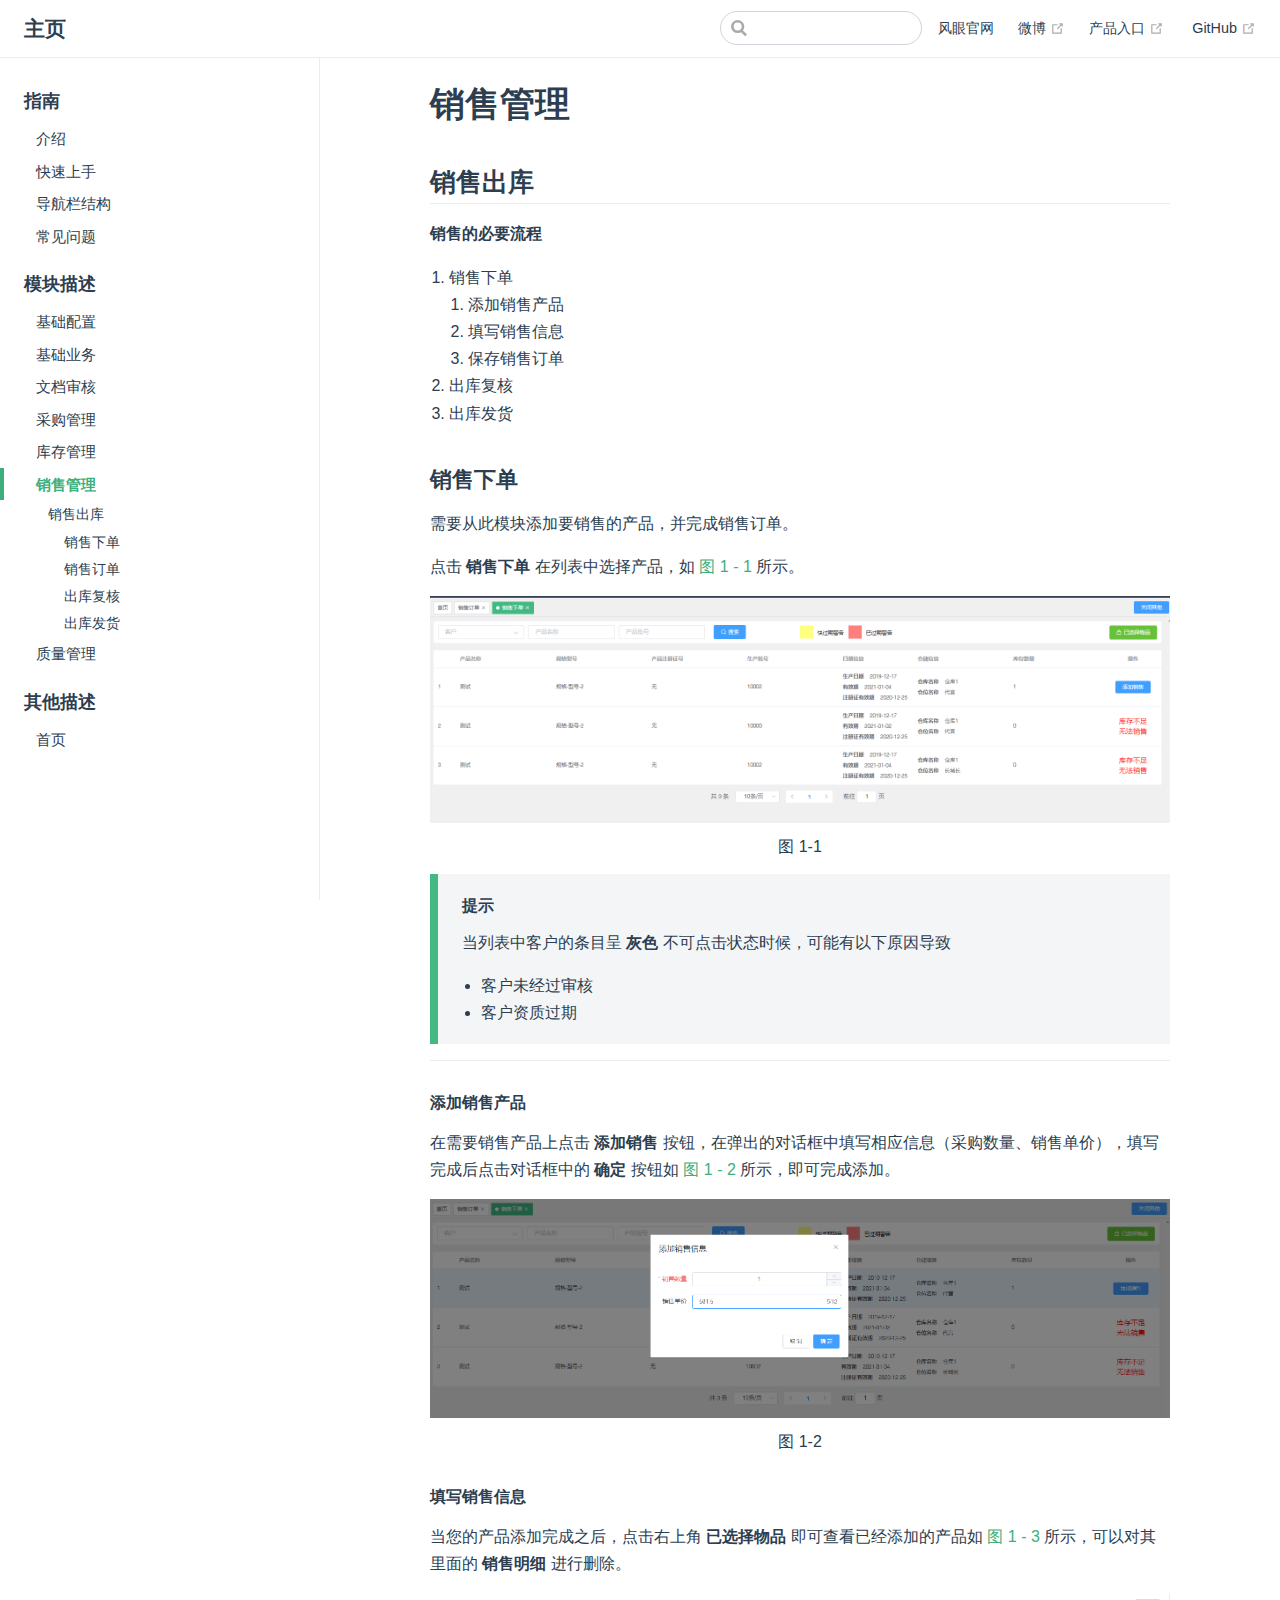
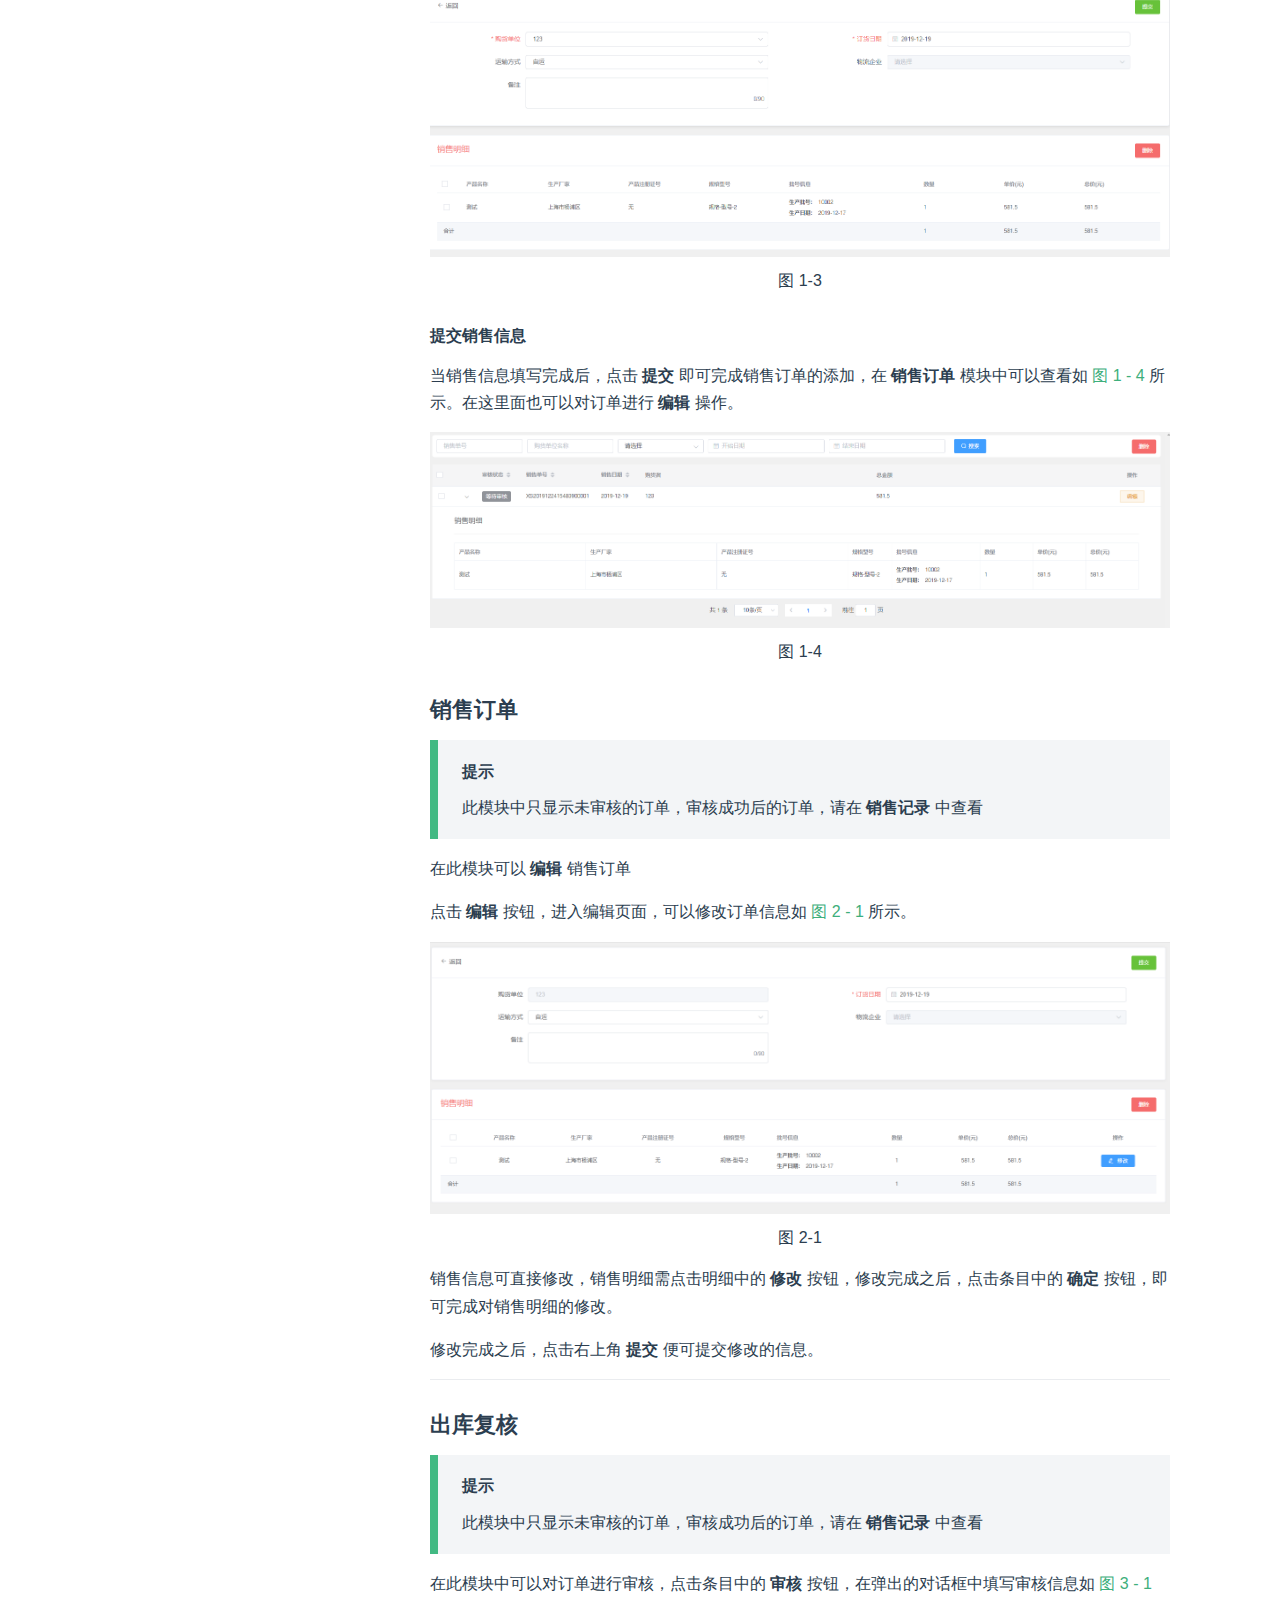
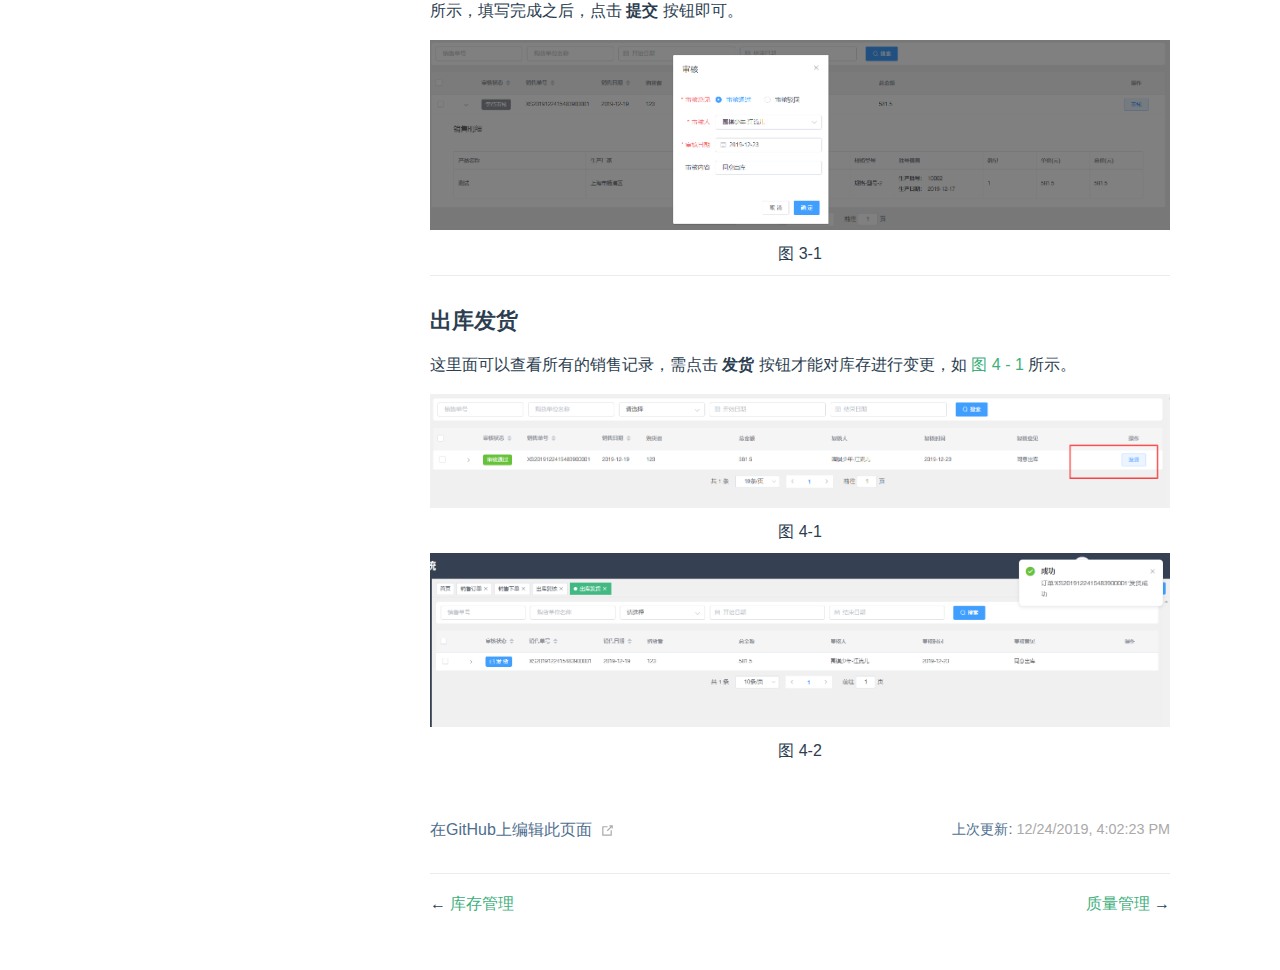
<file: guide/sale.html>
<!DOCTYPE html>
<html lang="en-US">
  <head>
    <meta charset="utf-8">
    <meta name="viewport" content="width=device-width,initial-scale=1">
    <title>销售管理 | 主页</title>
    <meta name="description" content="产品">
    <link rel="icon" href="/img/logo.ico">
  <link rel="manifest" href="/manifest.json">
    
    <link rel="preload" href="/assets/css/0.styles.e28fe778.css" as="style"><link rel="preload" href="/assets/js/app.84dbff72.js" as="script"><link rel="preload" href="/assets/js/2.32595f98.js" as="script"><link rel="preload" href="/assets/js/17.88dc93c5.js" as="script"><link rel="prefetch" href="/assets/js/10.2a2b4bef.js"><link rel="prefetch" href="/assets/js/11.96fce5ef.js"><link rel="prefetch" href="/assets/js/12.cdeb348d.js"><link rel="prefetch" href="/assets/js/13.ec492c1f.js"><link rel="prefetch" href="/assets/js/14.ee8ceb31.js"><link rel="prefetch" href="/assets/js/15.6589ce92.js"><link rel="prefetch" href="/assets/js/16.7a00c61c.js"><link rel="prefetch" href="/assets/js/18.4b092754.js"><link rel="prefetch" href="/assets/js/3.14e93fb4.js"><link rel="prefetch" href="/assets/js/4.d92877c6.js"><link rel="prefetch" href="/assets/js/5.106cbb4d.js"><link rel="prefetch" href="/assets/js/6.a04993eb.js"><link rel="prefetch" href="/assets/js/7.94f4617a.js"><link rel="prefetch" href="/assets/js/8.eeb38d3f.js"><link rel="prefetch" href="/assets/js/9.c5b8bfd7.js">
    <link rel="stylesheet" href="/assets/css/0.styles.e28fe778.css">
  </head>
  <body>
    <div id="app" data-server-rendered="true"><div class="theme-container"><header class="navbar"><div class="sidebar-button"><svg xmlns="http://www.w3.org/2000/svg" aria-hidden="true" role="img" viewBox="0 0 448 512" class="icon"><path fill="currentColor" d="M436 124H12c-6.627 0-12-5.373-12-12V80c0-6.627 5.373-12 12-12h424c6.627 0 12 5.373 12 12v32c0 6.627-5.373 12-12 12zm0 160H12c-6.627 0-12-5.373-12-12v-32c0-6.627 5.373-12 12-12h424c6.627 0 12 5.373 12 12v32c0 6.627-5.373 12-12 12zm0 160H12c-6.627 0-12-5.373-12-12v-32c0-6.627 5.373-12 12-12h424c6.627 0 12 5.373 12 12v32c0 6.627-5.373 12-12 12z"></path></svg></div> <a href="/" class="home-link router-link-active"><!----> <span class="site-name">主页</span></a> <div class="links"><div class="search-box"><input aria-label="Search" autocomplete="off" spellcheck="false" value=""> <!----></div> <nav class="nav-links can-hide"><div class="nav-item"><a href="/accumulate/" class="nav-link">风眼官网</a></div><div class="nav-item"><a href="https://baidu.com" target="_blank" rel="noopener noreferrer" class="nav-link external">
  微博
  <svg xmlns="http://www.w3.org/2000/svg" aria-hidden="true" x="0px" y="0px" viewBox="0 0 100 100" width="15" height="15" class="icon outbound"><path fill="currentColor" d="M18.8,85.1h56l0,0c2.2,0,4-1.8,4-4v-32h-8v28h-48v-48h28v-8h-32l0,0c-2.2,0-4,1.8-4,4v56C14.8,83.3,16.6,85.1,18.8,85.1z"></path> <polygon fill="currentColor" points="45.7,48.7 51.3,54.3 77.2,28.5 77.2,37.2 85.2,37.2 85.2,14.9 62.8,14.9 62.8,22.9 71.5,22.9"></polygon></svg></a></div><div class="nav-item"><a href="http://192.168.0.105" target="_blank" rel="noopener noreferrer" class="nav-link external">
  产品入口
  <svg xmlns="http://www.w3.org/2000/svg" aria-hidden="true" x="0px" y="0px" viewBox="0 0 100 100" width="15" height="15" class="icon outbound"><path fill="currentColor" d="M18.8,85.1h56l0,0c2.2,0,4-1.8,4-4v-32h-8v28h-48v-48h28v-8h-32l0,0c-2.2,0-4,1.8-4,4v56C14.8,83.3,16.6,85.1,18.8,85.1z"></path> <polygon fill="currentColor" points="45.7,48.7 51.3,54.3 77.2,28.5 77.2,37.2 85.2,37.2 85.2,14.9 62.8,14.9 62.8,22.9 71.5,22.9"></polygon></svg></a></div> <a href="https://github.com/shangHaiFengYan/softwareGuide/" target="_blank" rel="noopener noreferrer" class="repo-link">
    GitHub
    <svg xmlns="http://www.w3.org/2000/svg" aria-hidden="true" x="0px" y="0px" viewBox="0 0 100 100" width="15" height="15" class="icon outbound"><path fill="currentColor" d="M18.8,85.1h56l0,0c2.2,0,4-1.8,4-4v-32h-8v28h-48v-48h28v-8h-32l0,0c-2.2,0-4,1.8-4,4v56C14.8,83.3,16.6,85.1,18.8,85.1z"></path> <polygon fill="currentColor" points="45.7,48.7 51.3,54.3 77.2,28.5 77.2,37.2 85.2,37.2 85.2,14.9 62.8,14.9 62.8,22.9 71.5,22.9"></polygon></svg></a></nav></div></header> <div class="sidebar-mask"></div> <aside class="sidebar"><nav class="nav-links"><div class="nav-item"><a href="/accumulate/" class="nav-link">风眼官网</a></div><div class="nav-item"><a href="https://baidu.com" target="_blank" rel="noopener noreferrer" class="nav-link external">
  微博
  <svg xmlns="http://www.w3.org/2000/svg" aria-hidden="true" x="0px" y="0px" viewBox="0 0 100 100" width="15" height="15" class="icon outbound"><path fill="currentColor" d="M18.8,85.1h56l0,0c2.2,0,4-1.8,4-4v-32h-8v28h-48v-48h28v-8h-32l0,0c-2.2,0-4,1.8-4,4v56C14.8,83.3,16.6,85.1,18.8,85.1z"></path> <polygon fill="currentColor" points="45.7,48.7 51.3,54.3 77.2,28.5 77.2,37.2 85.2,37.2 85.2,14.9 62.8,14.9 62.8,22.9 71.5,22.9"></polygon></svg></a></div><div class="nav-item"><a href="http://192.168.0.105" target="_blank" rel="noopener noreferrer" class="nav-link external">
  产品入口
  <svg xmlns="http://www.w3.org/2000/svg" aria-hidden="true" x="0px" y="0px" viewBox="0 0 100 100" width="15" height="15" class="icon outbound"><path fill="currentColor" d="M18.8,85.1h56l0,0c2.2,0,4-1.8,4-4v-32h-8v28h-48v-48h28v-8h-32l0,0c-2.2,0-4,1.8-4,4v56C14.8,83.3,16.6,85.1,18.8,85.1z"></path> <polygon fill="currentColor" points="45.7,48.7 51.3,54.3 77.2,28.5 77.2,37.2 85.2,37.2 85.2,14.9 62.8,14.9 62.8,22.9 71.5,22.9"></polygon></svg></a></div> <a href="https://github.com/shangHaiFengYan/softwareGuide/" target="_blank" rel="noopener noreferrer" class="repo-link">
    GitHub
    <svg xmlns="http://www.w3.org/2000/svg" aria-hidden="true" x="0px" y="0px" viewBox="0 0 100 100" width="15" height="15" class="icon outbound"><path fill="currentColor" d="M18.8,85.1h56l0,0c2.2,0,4-1.8,4-4v-32h-8v28h-48v-48h28v-8h-32l0,0c-2.2,0-4,1.8-4,4v56C14.8,83.3,16.6,85.1,18.8,85.1z"></path> <polygon fill="currentColor" points="45.7,48.7 51.3,54.3 77.2,28.5 77.2,37.2 85.2,37.2 85.2,14.9 62.8,14.9 62.8,22.9 71.5,22.9"></polygon></svg></a></nav>  <ul class="sidebar-links"><li><section class="sidebar-group depth-0"><p class="sidebar-heading"><span>指南</span> <!----></p> <ul class="sidebar-links sidebar-group-items"><li><a href="/guide/" class="sidebar-link">介绍</a></li><li><a href="/guide/quick-start.html" class="sidebar-link">快速上手</a></li><li><a href="/guide/directory-structure.html" class="sidebar-link">导航栏结构</a></li><li><a href="/guide/FAQ.html" class="sidebar-link">常见问题</a></li></ul></section></li><li><section class="sidebar-group depth-0"><p class="sidebar-heading open"><span>模块描述</span> <!----></p> <ul class="sidebar-links sidebar-group-items"><li><a href="/guide/base-config.html" class="sidebar-link">基础配置</a></li><li><a href="/guide/base-business.html" class="sidebar-link">基础业务</a></li><li><a href="/guide/document-review.html" class="sidebar-link">文档审核</a></li><li><a href="/guide/purchase.html" class="sidebar-link">采购管理</a></li><li><a href="/guide/inventory.html" class="sidebar-link">库存管理</a></li><li><a href="/guide/sale.html" class="active sidebar-link">销售管理</a><ul class="sidebar-sub-headers"><li class="sidebar-sub-header"><a href="/guide/sale.html#销售出库" class="sidebar-link">销售出库</a><ul class="sidebar-sub-headers"><li class="sidebar-sub-header"><a href="/guide/sale.html#销售下单" class="sidebar-link">销售下单</a></li><li class="sidebar-sub-header"><a href="/guide/sale.html#销售订单" class="sidebar-link">销售订单</a></li><li class="sidebar-sub-header"><a href="/guide/sale.html#出库复核" class="sidebar-link">出库复核</a></li><li class="sidebar-sub-header"><a href="/guide/sale.html#出库发货" class="sidebar-link">出库发货</a></li></ul></li></ul></li><li><a href="/guide/quality.html" class="sidebar-link">质量管理</a></li></ul></section></li><li><section class="sidebar-group depth-0"><p class="sidebar-heading"><span>其他描述</span> <!----></p> <ul class="sidebar-links sidebar-group-items"><li><a href="/guide/other-operate-one.html" class="sidebar-link">首页</a></li></ul></section></li></ul> </aside> <main class="page"> <div class="theme-default-content content__default"><h1 id="销售管理"><a href="#销售管理" class="header-anchor">#</a> 销售管理</h1> <h2 id="销售出库"><a href="#销售出库" class="header-anchor">#</a> 销售出库</h2> <p><strong>销售的必要流程</strong></p> <ol><li>销售下单
<ol><li>添加销售产品</li> <li>填写销售信息</li> <li>保存销售订单</li></ol></li> <li>出库复核</li> <li>出库发货</li></ol> <h3 id="销售下单"><a href="#销售下单" class="header-anchor">#</a> 销售下单</h3> <p>需要从此模块添加要销售的产品，并完成销售订单。</p> <p>点击 <strong>销售下单</strong> 在列表中选择产品，如 <a href="/sale/1.1.png">图 1 - 1</a> 所示。</p> <div class="fy-show-img"><img src="\sale\1.1.png" alt="销售管理"> <span>图 1-1</span></div> <div class="custom-block tip"><p class="custom-block-title">提示</p> <p>当列表中客户的条目呈 <strong>灰色</strong> 不可点击状态时候，可能有以下原因导致</p> <ul><li>客户未经过审核</li> <li>客户资质过期</li></ul></div> <hr> <h4 id="添加销售产品"><a href="#添加销售产品" class="header-anchor">#</a> 添加销售产品</h4> <p>在需要销售产品上点击 <strong>添加销售</strong> 按钮，在弹出的对话框中填写相应信息（采购数量、销售单价），填写完成后点击对话框中的 <strong>确定</strong> 按钮如 <a href="/sale/1.2.png">图 1 - 2</a> 所示，即可完成添加。</p> <div class="fy-show-img"><img src="\sale\1.2.png" alt="销售下单"> <span>图 1-2</span></div> <h4 id="填写销售信息"><a href="#填写销售信息" class="header-anchor">#</a> 填写销售信息</h4> <p>当您的产品添加完成之后，点击右上角 <strong>已选择物品</strong> 即可查看已经添加的产品如 <a href="/sale/1.3.png">图 1 - 3</a> 所示，可以对其里面的 <strong>销售明细</strong> 进行删除。</p> <div class="fy-show-img"><img src="\sale\1.3.png" alt="销售下单-填写"> <span>图 1-3</span></div> <h4 id="提交销售信息"><a href="#提交销售信息" class="header-anchor">#</a> 提交销售信息</h4> <p>当销售信息填写完成后，点击 <strong>提交</strong> 即可完成销售订单的添加，在 <strong>销售订单</strong> 模块中可以查看如 <a href="/sale/1.4.png">图 1 - 4</a> 所示。在这里面也可以对订单进行 <strong>编辑</strong> 操作。</p> <div class="fy-show-img"><img src="\sale\1.4.png" alt="销售订单记录"> <span>图 1-4</span></div> <h3 id="销售订单"><a href="#销售订单" class="header-anchor">#</a> 销售订单</h3> <div class="custom-block tip"><p class="custom-block-title">提示</p> <p>此模块中只显示未审核的订单，审核成功后的订单，请在 <strong>销售记录</strong> 中查看</p></div> <p>在此模块可以 <strong>编辑</strong> 销售订单</p> <p>点击 <strong>编辑</strong> 按钮，进入编辑页面，可以修改订单信息如 <a href="/sale/2.1.png">图 2 - 1</a> 所示。</p> <div class="fy-show-img"><img src="\sale\2.1.png" alt="编辑-销售订单"> <span>图 2-1</span></div> <p>销售信息可直接修改，销售明细需点击明细中的 <strong>修改</strong> 按钮，修改完成之后，点击条目中的 <strong>确定</strong> 按钮，即可完成对销售明细的修改。</p> <p>修改完成之后，点击右上角 <strong>提交</strong> 便可提交修改的信息。</p> <hr> <h3 id="出库复核"><a href="#出库复核" class="header-anchor">#</a> 出库复核</h3> <div class="custom-block tip"><p class="custom-block-title">提示</p> <p>此模块中只显示未审核的订单，审核成功后的订单，请在 <strong>销售记录</strong> 中查看</p></div> <p>在此模块中可以对订单进行审核，点击条目中的 <strong>审核</strong> 按钮，在弹出的对话框中填写审核信息如 <a href="/sale/3.1.png">图 3 - 1</a> 所示，填写完成之后，点击 <strong>提交</strong> 按钮即可。</p> <div class="fy-show-img"><img src="\sale\3.1.png" alt="审核-销售订单"> <span>图 3-1</span></div> <hr> <h3 id="出库发货"><a href="#出库发货" class="header-anchor">#</a> 出库发货</h3> <p>这里面可以查看所有的销售记录，需点击 <strong>发货</strong> 按钮才能对库存进行变更，如 <a href="/sale/4.1.png">图 4 - 1</a> 所示。</p> <div class="fy-show-img"><img src="\sale\4.1.png" alt="出库发货"> <span>图 4-1</span></div> <div class="fy-show-img"><img src="\sale\4.2.png" alt="出库发货"> <span>图 4-2</span></div></div> <footer class="page-edit"><div class="edit-link"><a href="https://github.com/shangHaiFengYan/softwareGuide/edit/master/docs/guide/sale.md" target="_blank" rel="noopener noreferrer">在GitHub上编辑此页面</a> <svg xmlns="http://www.w3.org/2000/svg" aria-hidden="true" x="0px" y="0px" viewBox="0 0 100 100" width="15" height="15" class="icon outbound"><path fill="currentColor" d="M18.8,85.1h56l0,0c2.2,0,4-1.8,4-4v-32h-8v28h-48v-48h28v-8h-32l0,0c-2.2,0-4,1.8-4,4v56C14.8,83.3,16.6,85.1,18.8,85.1z"></path> <polygon fill="currentColor" points="45.7,48.7 51.3,54.3 77.2,28.5 77.2,37.2 85.2,37.2 85.2,14.9 62.8,14.9 62.8,22.9 71.5,22.9"></polygon></svg></div> <div class="last-updated"><span class="prefix">上次更新:</span> <span class="time">12/24/2019, 4:02:23 PM</span></div></footer> <div class="page-nav"><p class="inner"><span class="prev">
      ←
      <a href="/guide/inventory.html" class="prev">库存管理</a></span> <span class="next"><a href="/guide/quality.html">质量管理</a>
      →
    </span></p></div> </main></div><div class="global-ui"></div></div>
    <script src="/assets/js/app.84dbff72.js" defer></script><script src="/assets/js/2.32595f98.js" defer></script><script src="/assets/js/17.88dc93c5.js" defer></script>
  </body>
</html>
</file>
<file: assets/css/0.styles.e28fe778.css>
#nprogress{pointer-events:none}#nprogress .bar{background:#3eaf7c;position:fixed;z-index:1031;top:0;left:0;width:100%;height:2px}#nprogress .peg{display:block;position:absolute;right:0;width:100px;height:100%;box-shadow:0 0 10px #3eaf7c,0 0 5px #3eaf7c;opacity:1;-webkit-transform:rotate(3deg) translateY(-4px);transform:rotate(3deg) translateY(-4px)}#nprogress .spinner{display:block;position:fixed;z-index:1031;top:15px;right:15px}#nprogress .spinner-icon{width:18px;height:18px;box-sizing:border-box;border-color:#3eaf7c transparent transparent #3eaf7c;border-style:solid;border-width:2px;border-radius:50%;-webkit-animation:nprogress-spinner .4s linear infinite;animation:nprogress-spinner .4s linear infinite}.nprogress-custom-parent{overflow:hidden;position:relative}.nprogress-custom-parent #nprogress .bar,.nprogress-custom-parent #nprogress .spinner{position:absolute}@-webkit-keyframes nprogress-spinner{0%{-webkit-transform:rotate(0deg);transform:rotate(0deg)}to{-webkit-transform:rotate(1turn);transform:rotate(1turn)}}@keyframes nprogress-spinner{0%{-webkit-transform:rotate(0deg);transform:rotate(0deg)}to{-webkit-transform:rotate(1turn);transform:rotate(1turn)}}.icon.outbound{color:#aaa;display:inline-block;vertical-align:middle;position:relative;top:-1px}.home{padding:3.6rem 2rem 0;max-width:960px;margin:0 auto;display:block}.home .hero{text-align:center}.home .hero img{max-width:100%;max-height:280px;display:block;margin:3rem auto 1.5rem}.home .hero h1{font-size:3rem}.home .hero .action,.home .hero .description,.home .hero h1{margin:1.8rem auto}.home .hero .description{max-width:35rem;font-size:1.6rem;line-height:1.3;color:#6a8bad}.home .hero .action-button{display:inline-block;font-size:1.2rem;color:#fff;background-color:#3eaf7c;padding:.8rem 1.6rem;border-radius:4px;-webkit-transition:background-color .1s ease;transition:background-color .1s ease;box-sizing:border-box;border-bottom:1px solid #389d70}.home .hero .action-button:hover{background-color:#4abf8a}.home .features{border-top:1px solid #eaecef;padding:1.2rem 0;margin-top:2.5rem;display:-webkit-box;display:flex;flex-wrap:wrap;-webkit-box-align:start;align-items:flex-start;align-content:stretch;-webkit-box-pack:justify;justify-content:space-between}.home .feature{-webkit-box-flex:1;flex-grow:1;flex-basis:30%;max-width:30%}.home .feature h2{font-size:1.4rem;font-weight:500;border-bottom:none;padding-bottom:0;color:#3a5169}.home .feature p{color:#4e6e8e}.home .footer{padding:2.5rem;border-top:1px solid #eaecef;text-align:center;color:#4e6e8e}@media (max-width:719px){.home .features{-webkit-box-orient:vertical;-webkit-box-direction:normal;flex-direction:column}.home .feature{max-width:100%;padding:0 2.5rem}}@media (max-width:419px){.home{padding-left:1.5rem;padding-right:1.5rem}.home .hero img{max-height:210px;margin:2rem auto 1.2rem}.home .hero h1{font-size:2rem}.home .hero .action,.home .hero .description,.home .hero h1{margin:1.2rem auto}.home .hero .description{font-size:1.2rem}.home .hero .action-button{font-size:1rem;padding:.6rem 1.2rem}.home .feature h2{font-size:1.25rem}}.search-box{display:inline-block;position:relative;margin-right:1rem}.search-box input{cursor:text;width:10rem;height:2rem;color:#4e6e8e;display:inline-block;border:1px solid #cfd4db;border-radius:2rem;font-size:.9rem;line-height:2rem;padding:0 .5rem 0 2rem;outline:none;-webkit-transition:all .2s ease;transition:all .2s ease;background:#fff url(/assets/img/search.83621669.svg) .6rem .5rem no-repeat;background-size:1rem}.search-box input:focus{cursor:auto;border-color:#3eaf7c}.search-box .suggestions{background:#fff;width:20rem;position:absolute;top:1.5rem;border:1px solid #cfd4db;border-radius:6px;padding:.4rem;list-style-type:none}.search-box .suggestions.align-right{right:0}.search-box .suggestion{line-height:1.4;padding:.4rem .6rem;border-radius:4px;cursor:pointer}.search-box .suggestion a{white-space:normal;color:#5d82a6}.search-box .suggestion a .page-title{font-weight:600}.search-box .suggestion a .header{font-size:.9em;margin-left:.25em}.search-box .suggestion.focused{background-color:#f3f4f5}.search-box .suggestion.focused a{color:#3eaf7c}@media (max-width:959px){.search-box input{cursor:pointer;width:0;border-color:transparent;position:relative}.search-box input:focus{cursor:text;left:0;width:10rem}}@media (-ms-high-contrast:none){.search-box input{height:2rem}}@media (max-width:959px) and (min-width:719px){.search-box .suggestions{left:0}}@media (max-width:719px){.search-box{margin-right:0}.search-box input{left:1rem}.search-box .suggestions{right:0}}@media (max-width:419px){.search-box .suggestions{width:calc(100vw - 4rem)}.search-box input:focus{width:8rem}}.sidebar-button{cursor:pointer;display:none;width:1.25rem;height:1.25rem;position:absolute;padding:.6rem;top:.6rem;left:1rem}.sidebar-button .icon{display:block;width:1.25rem;height:1.25rem}@media (max-width:719px){.sidebar-button{display:block}}.dropdown-enter,.dropdown-leave-to{height:0!important}.dropdown-wrapper{cursor:pointer}.dropdown-wrapper .dropdown-title{display:block;font-size:.9rem;font-family:inherit;cursor:inherit;padding:inherit;line-height:1.4rem;background:transparent;border:none;font-weight:500;color:#2c3e50}.dropdown-wrapper .dropdown-title:hover{border-color:transparent}.dropdown-wrapper .dropdown-title .arrow{vertical-align:middle;margin-top:-1px;margin-left:.4rem}.dropdown-wrapper .nav-dropdown .dropdown-item{color:inherit;line-height:1.7rem}.dropdown-wrapper .nav-dropdown .dropdown-item h4{margin:.45rem 0 0;border-top:1px solid #eee;padding:.45rem 1.5rem 0 1.25rem}.dropdown-wrapper .nav-dropdown .dropdown-item .dropdown-subitem-wrapper{padding:0;list-style:none}.dropdown-wrapper .nav-dropdown .dropdown-item .dropdown-subitem-wrapper .dropdown-subitem{font-size:.9em}.dropdown-wrapper .nav-dropdown .dropdown-item a{display:block;line-height:1.7rem;position:relative;border-bottom:none;font-weight:400;margin-bottom:0;padding:0 1.5rem 0 1.25rem}.dropdown-wrapper .nav-dropdown .dropdown-item a.router-link-active,.dropdown-wrapper .nav-dropdown .dropdown-item a:hover{color:#3eaf7c}.dropdown-wrapper .nav-dropdown .dropdown-item a.router-link-active:after{content:"";width:0;height:0;border-left:5px solid #3eaf7c;border-top:3px solid transparent;border-bottom:3px solid transparent;position:absolute;top:calc(50% - 2px);left:9px}.dropdown-wrapper .nav-dropdown .dropdown-item:first-child h4{margin-top:0;padding-top:0;border-top:0}@media (max-width:719px){.dropdown-wrapper.open .dropdown-title{margin-bottom:.5rem}.dropdown-wrapper .dropdown-title{font-weight:600;font-size:inherit}.dropdown-wrapper .dropdown-title:hover{color:#3eaf7c}.dropdown-wrapper .nav-dropdown{-webkit-transition:height .1s ease-out;transition:height .1s ease-out;overflow:hidden}.dropdown-wrapper .nav-dropdown .dropdown-item h4{border-top:0;margin-top:0;padding-top:0}.dropdown-wrapper .nav-dropdown .dropdown-item>a,.dropdown-wrapper .nav-dropdown .dropdown-item h4{font-size:15px;line-height:2rem}.dropdown-wrapper .nav-dropdown .dropdown-item .dropdown-subitem{font-size:14px;padding-left:1rem}}@media (min-width:719px){.dropdown-wrapper{height:1.8rem}.dropdown-wrapper.open .nav-dropdown,.dropdown-wrapper:hover .nav-dropdown{display:block!important}.dropdown-wrapper.open:blur{display:none}.dropdown-wrapper .dropdown-title .arrow{border-left:4px solid transparent;border-right:4px solid transparent;border-top:6px solid #ccc;border-bottom:0}.dropdown-wrapper .nav-dropdown{display:none;height:auto!important;box-sizing:border-box;max-height:calc(100vh - 2.7rem);overflow-y:auto;position:absolute;top:100%;right:0;background-color:#fff;padding:.6rem 0;border:1px solid;border-color:#ddd #ddd #ccc;text-align:left;border-radius:.25rem;white-space:nowrap;margin:0}}.nav-links{display:inline-block}.nav-links a{line-height:1.4rem;color:inherit}.nav-links a.router-link-active,.nav-links a:hover{color:#3eaf7c}.nav-links .nav-item{position:relative;display:inline-block;margin-left:1.5rem;line-height:2rem}.nav-links .nav-item:first-child{margin-left:0}.nav-links .repo-link{margin-left:1.5rem}@media (max-width:719px){.nav-links .nav-item,.nav-links .repo-link{margin-left:0}}@media (min-width:719px){.nav-links a.router-link-active,.nav-links a:hover{color:#2c3e50}.nav-item>a:not(.external).router-link-active,.nav-item>a:not(.external):hover{margin-bottom:-2px;border-bottom:2px solid #46bd87}}.navbar{padding:.7rem 1.5rem;line-height:2.2rem}.navbar a,.navbar img,.navbar span{display:inline-block}.navbar .logo{height:2.2rem;min-width:2.2rem;margin-right:.8rem;vertical-align:top}.navbar .site-name{font-size:1.3rem;font-weight:600;color:#2c3e50;position:relative}.navbar .links{padding-left:1.5rem;box-sizing:border-box;background-color:#fff;white-space:nowrap;font-size:.9rem;position:absolute;right:1.5rem;top:.7rem;display:-webkit-box;display:flex}.navbar .links .search-box{-webkit-box-flex:0;flex:0 0 auto;vertical-align:top}@media (max-width:719px){.navbar{padding-left:4rem}.navbar .can-hide{display:none}.navbar .links{padding-left:1.5rem}.navbar .site-name{width:calc(100vw - 9.4rem);overflow:hidden;white-space:nowrap;text-overflow:ellipsis}}.page-edit{max-width:740px;margin:0 auto;padding:2rem 2.5rem}@media (max-width:959px){.page-edit{padding:2rem}}@media (max-width:419px){.page-edit{padding:1.5rem}}.page-edit{padding-top:1rem;padding-bottom:1rem;overflow:auto}.page-edit .edit-link{display:inline-block}.page-edit .edit-link a{color:#4e6e8e;margin-right:.25rem}.page-edit .last-updated{float:right;font-size:.9em}.page-edit .last-updated .prefix{font-weight:500;color:#4e6e8e}.page-edit .last-updated .time{font-weight:400;color:#aaa}@media (max-width:719px){.page-edit .edit-link{margin-bottom:.5rem}.page-edit .last-updated{font-size:.8em;float:none;text-align:left}}.page-nav{max-width:740px;margin:0 auto;padding:2rem 2.5rem}@media (max-width:959px){.page-nav{padding:2rem}}@media (max-width:419px){.page-nav{padding:1.5rem}}.page-nav{padding-top:1rem;padding-bottom:0}.page-nav .inner{min-height:2rem;margin-top:0;border-top:1px solid #eaecef;padding-top:1rem;overflow:auto}.page-nav .next{float:right}.page{padding-bottom:2rem;display:block}.sidebar-group .sidebar-group{padding-left:.5em}.sidebar-group:not(.collapsable) .sidebar-heading:not(.clickable){cursor:auto;color:inherit}.sidebar-group.is-sub-group{padding-left:0}.sidebar-group.is-sub-group>.sidebar-heading{font-size:.95em;line-height:1.4;font-weight:400;padding-left:2rem}.sidebar-group.is-sub-group>.sidebar-heading:not(.clickable){opacity:.5}.sidebar-group.is-sub-group>.sidebar-group-items{padding-left:1rem}.sidebar-group.is-sub-group>.sidebar-group-items>li>.sidebar-link{font-size:.95em;border-left:none}.sidebar-group.depth-2>.sidebar-heading{border-left:none}.sidebar-heading{color:#2c3e50;-webkit-transition:color .15s ease;transition:color .15s ease;cursor:pointer;font-size:1.1em;font-weight:700;padding:.35rem 1.5rem .35rem 1.25rem;width:100%;box-sizing:border-box;margin:0;border-left:.25rem solid transparent}.sidebar-heading.open,.sidebar-heading:hover{color:inherit}.sidebar-heading .arrow{position:relative;top:-.12em;left:.5em}.sidebar-heading.clickable.active{font-weight:600;color:#3eaf7c;border-left-color:#3eaf7c}.sidebar-heading.clickable:hover{color:#3eaf7c}.sidebar-group-items{-webkit-transition:height .1s ease-out;transition:height .1s ease-out;font-size:.95em;overflow:hidden}.sidebar .sidebar-sub-headers{padding-left:1rem;font-size:.95em}a.sidebar-link{font-size:1em;font-weight:400;display:inline-block;color:#2c3e50;border-left:.25rem solid transparent;padding:.35rem 1rem .35rem 1.25rem;line-height:1.4;width:100%;box-sizing:border-box}a.sidebar-link:hover{color:#3eaf7c}a.sidebar-link.active{font-weight:600;color:#3eaf7c;border-left-color:#3eaf7c}.sidebar-group a.sidebar-link{padding-left:2rem}.sidebar-sub-headers a.sidebar-link{padding-top:.25rem;padding-bottom:.25rem;border-left:none}.sidebar-sub-headers a.sidebar-link.active{font-weight:500}.sidebar ul{padding:0;margin:0;list-style-type:none}.sidebar a{display:inline-block}.sidebar .nav-links{display:none;border-bottom:1px solid #eaecef;padding:.5rem 0 .75rem}.sidebar .nav-links a{font-weight:600}.sidebar .nav-links .nav-item,.sidebar .nav-links .repo-link{display:block;line-height:1.25rem;font-size:1.1em;padding:.5rem 0 .5rem 1.5rem}.sidebar>.sidebar-links{padding:1.5rem 0}.sidebar>.sidebar-links>li>a.sidebar-link{font-size:1.1em;line-height:1.7;font-weight:700}.sidebar>.sidebar-links>li:not(:first-child){margin-top:.75rem}@media (max-width:719px){.sidebar .nav-links{display:block}.sidebar .nav-links .dropdown-wrapper .nav-dropdown .dropdown-item a.router-link-active:after{top:calc(1rem - 2px)}.sidebar>.sidebar-links{padding:1rem 0}}code[class*=language-],pre[class*=language-]{color:#ccc;background:none;font-family:Consolas,Monaco,Andale Mono,Ubuntu Mono,monospace;font-size:1em;text-align:left;white-space:pre;word-spacing:normal;word-break:normal;word-wrap:normal;line-height:1.5;-moz-tab-size:4;-o-tab-size:4;tab-size:4;-webkit-hyphens:none;-ms-hyphens:none;hyphens:none}pre[class*=language-]{padding:1em;margin:.5em 0;overflow:auto}:not(pre)>code[class*=language-],pre[class*=language-]{background:#2d2d2d}:not(pre)>code[class*=language-]{padding:.1em;border-radius:.3em;white-space:normal}.token.block-comment,.token.cdata,.token.comment,.token.doctype,.token.prolog{color:#999}.token.punctuation{color:#ccc}.token.attr-name,.token.deleted,.token.namespace,.token.tag{color:#e2777a}.token.function-name{color:#6196cc}.token.boolean,.token.function,.token.number{color:#f08d49}.token.class-name,.token.constant,.token.property,.token.symbol{color:#f8c555}.token.atrule,.token.builtin,.token.important,.token.keyword,.token.selector{color:#cc99cd}.token.attr-value,.token.char,.token.regex,.token.string,.token.variable{color:#7ec699}.token.entity,.token.operator,.token.url{color:#67cdcc}.token.bold,.token.important{font-weight:700}.token.italic{font-style:italic}.token.entity{cursor:help}.token.inserted{color:green}.theme-default-content code{color:#476582;padding:.25rem .5rem;margin:0;font-size:.85em;background-color:rgba(27,31,35,.05);border-radius:3px}.theme-default-content code .token.deleted{color:#ec5975}.theme-default-content code .token.inserted{color:#3eaf7c}.theme-default-content pre,.theme-default-content pre[class*=language-]{line-height:1.4;padding:1.25rem 1.5rem;margin:.85rem 0;background-color:#282c34;border-radius:6px;overflow:auto}.theme-default-content pre[class*=language-] code,.theme-default-content pre code{color:#fff;padding:0;background-color:transparent;border-radius:0}div[class*=language-]{position:relative;background-color:#282c34;border-radius:6px}div[class*=language-] .highlight-lines{-webkit-user-select:none;-ms-user-select:none;user-select:none;padding-top:1.3rem;position:absolute;top:0;left:0;width:100%;line-height:1.4}div[class*=language-] .highlight-lines .highlighted{background-color:rgba(0,0,0,.66)}div[class*=language-] pre,div[class*=language-] pre[class*=language-]{background:transparent;position:relative;z-index:1}div[class*=language-]:before{position:absolute;z-index:3;top:.8em;right:1em;font-size:.75rem;color:hsla(0,0%,100%,.4)}div[class*=language-]:not(.line-numbers-mode) .line-numbers-wrapper{display:none}div[class*=language-].line-numbers-mode .highlight-lines .highlighted{position:relative}div[class*=language-].line-numbers-mode .highlight-lines .highlighted:before{content:" ";position:absolute;z-index:3;left:0;top:0;display:block;width:3.5rem;height:100%;background-color:rgba(0,0,0,.66)}div[class*=language-].line-numbers-mode pre{padding-left:4.5rem;vertical-align:middle}div[class*=language-].line-numbers-mode .line-numbers-wrapper{position:absolute;top:0;width:3.5rem;text-align:center;color:hsla(0,0%,100%,.3);padding:1.25rem 0;line-height:1.4}div[class*=language-].line-numbers-mode .line-numbers-wrapper br{-webkit-user-select:none;-ms-user-select:none;user-select:none}div[class*=language-].line-numbers-mode .line-numbers-wrapper .line-number{position:relative;z-index:4;-webkit-user-select:none;-ms-user-select:none;user-select:none;font-size:.85em}div[class*=language-].line-numbers-mode:after{content:"";position:absolute;z-index:2;top:0;left:0;width:3.5rem;height:100%;border-radius:6px 0 0 6px;border-right:1px solid rgba(0,0,0,.66);background-color:#282c34}div[class~=language-js]:before{content:"js"}div[class~=language-ts]:before{content:"ts"}div[class~=language-html]:before{content:"html"}div[class~=language-md]:before{content:"md"}div[class~=language-vue]:before{content:"vue"}div[class~=language-css]:before{content:"css"}div[class~=language-sass]:before{content:"sass"}div[class~=language-scss]:before{content:"scss"}div[class~=language-less]:before{content:"less"}div[class~=language-stylus]:before{content:"stylus"}div[class~=language-go]:before{content:"go"}div[class~=language-java]:before{content:"java"}div[class~=language-c]:before{content:"c"}div[class~=language-sh]:before{content:"sh"}div[class~=language-yaml]:before{content:"yaml"}div[class~=language-py]:before{content:"py"}div[class~=language-docker]:before{content:"docker"}div[class~=language-dockerfile]:before{content:"dockerfile"}div[class~=language-makefile]:before{content:"makefile"}div[class~=language-javascript]:before{content:"js"}div[class~=language-typescript]:before{content:"ts"}div[class~=language-markup]:before{content:"html"}div[class~=language-markdown]:before{content:"md"}div[class~=language-json]:before{content:"json"}div[class~=language-ruby]:before{content:"rb"}div[class~=language-python]:before{content:"py"}div[class~=language-bash]:before{content:"sh"}div[class~=language-php]:before{content:"php"}.custom-block .custom-block-title{font-weight:600;margin-bottom:-.4rem}.custom-block.danger,.custom-block.tip,.custom-block.warning{padding:.1rem 1.5rem;border-left-width:.5rem;border-left-style:solid;margin:1rem 0}.custom-block.tip{background-color:#f3f5f7;border-color:#42b983}.custom-block.warning{background-color:rgba(255,229,100,.3);border-color:#e7c000;color:#6b5900}.custom-block.warning .custom-block-title{color:#b29400}.custom-block.warning a{color:#2c3e50}.custom-block.danger{background-color:#ffe6e6;border-color:#c00;color:#4d0000}.custom-block.danger .custom-block-title{color:#900}.custom-block.danger a{color:#2c3e50}.arrow{display:inline-block;width:0;height:0}.arrow.up{border-bottom:6px solid #ccc}.arrow.down,.arrow.up{border-left:4px solid transparent;border-right:4px solid transparent}.arrow.down{border-top:6px solid #ccc}.arrow.right{border-left:6px solid #ccc}.arrow.left,.arrow.right{border-top:4px solid transparent;border-bottom:4px solid transparent}.arrow.left{border-right:6px solid #ccc}.theme-default-content:not(.custom){max-width:740px;margin:0 auto;padding:2rem 2.5rem}@media (max-width:959px){.theme-default-content:not(.custom){padding:2rem}}@media (max-width:419px){.theme-default-content:not(.custom){padding:1.5rem}}.table-of-contents .badge{vertical-align:middle}body,html{padding:0;margin:0;background-color:#fff}body{font-family:-apple-system,BlinkMacSystemFont,Segoe UI,Roboto,Oxygen,Ubuntu,Cantarell,Fira Sans,Droid Sans,Helvetica Neue,sans-serif;-webkit-font-smoothing:antialiased;-moz-osx-font-smoothing:grayscale;font-size:16px;color:#2c3e50}.page{padding-left:20rem}.navbar{z-index:20;right:0;height:3.6rem;background-color:#fff;box-sizing:border-box;border-bottom:1px solid #eaecef}.navbar,.sidebar-mask{position:fixed;top:0;left:0}.sidebar-mask{z-index:9;width:100vw;height:100vh;display:none}.sidebar{font-size:16px;background-color:#fff;width:20rem;position:fixed;z-index:10;margin:0;top:3.6rem;left:0;bottom:0;box-sizing:border-box;border-right:1px solid #eaecef;overflow-y:auto}.theme-default-content:not(.custom)>:first-child{margin-top:3.6rem}.theme-default-content:not(.custom) a:hover{text-decoration:underline}.theme-default-content:not(.custom) p.demo{padding:1rem 1.5rem;border:1px solid #ddd;border-radius:4px}.theme-default-content:not(.custom) img{max-width:100%}.theme-default-content.custom{padding:0;margin:0}.theme-default-content.custom img{max-width:100%}a{font-weight:500;text-decoration:none}a,p a code{color:#3eaf7c}p a code{font-weight:400}kbd{background:#eee;border:.15rem solid #ddd;border-bottom:.25rem solid #ddd;border-radius:.15rem;padding:0 .15em}blockquote{font-size:1rem;color:#999;border-left:.2rem solid #dfe2e5;margin:1rem 0;padding:.25rem 0 .25rem 1rem}blockquote>p{margin:0}ol,ul{padding-left:1.2em}strong{font-weight:600}h1,h2,h3,h4,h5,h6{font-weight:600;line-height:1.25}.theme-default-content:not(.custom)>h1,.theme-default-content:not(.custom)>h2,.theme-default-content:not(.custom)>h3,.theme-default-content:not(.custom)>h4,.theme-default-content:not(.custom)>h5,.theme-default-content:not(.custom)>h6{margin-top:-3.1rem;padding-top:4.6rem;margin-bottom:0}.theme-default-content:not(.custom)>h1:first-child,.theme-default-content:not(.custom)>h2:first-child,.theme-default-content:not(.custom)>h3:first-child,.theme-default-content:not(.custom)>h4:first-child,.theme-default-content:not(.custom)>h5:first-child,.theme-default-content:not(.custom)>h6:first-child{margin-top:-1.5rem;margin-bottom:1rem}.theme-default-content:not(.custom)>h1:first-child+.custom-block,.theme-default-content:not(.custom)>h1:first-child+p,.theme-default-content:not(.custom)>h1:first-child+pre,.theme-default-content:not(.custom)>h2:first-child+.custom-block,.theme-default-content:not(.custom)>h2:first-child+p,.theme-default-content:not(.custom)>h2:first-child+pre,.theme-default-content:not(.custom)>h3:first-child+.custom-block,.theme-default-content:not(.custom)>h3:first-child+p,.theme-default-content:not(.custom)>h3:first-child+pre,.theme-default-content:not(.custom)>h4:first-child+.custom-block,.theme-default-content:not(.custom)>h4:first-child+p,.theme-default-content:not(.custom)>h4:first-child+pre,.theme-default-content:not(.custom)>h5:first-child+.custom-block,.theme-default-content:not(.custom)>h5:first-child+p,.theme-default-content:not(.custom)>h5:first-child+pre,.theme-default-content:not(.custom)>h6:first-child+.custom-block,.theme-default-content:not(.custom)>h6:first-child+p,.theme-default-content:not(.custom)>h6:first-child+pre{margin-top:2rem}h1:hover .header-anchor,h2:hover .header-anchor,h3:hover .header-anchor,h4:hover .header-anchor,h5:hover .header-anchor,h6:hover .header-anchor{opacity:1}h1{font-size:2.2rem}h2{font-size:1.65rem;padding-bottom:.3rem;border-bottom:1px solid #eaecef}h3{font-size:1.35rem}a.header-anchor{font-size:.85em;float:left;margin-left:-.87em;padding-right:.23em;margin-top:.125em;opacity:0}a.header-anchor:hover{text-decoration:none}.line-number,code,kbd{font-family:source-code-pro,Menlo,Monaco,Consolas,Courier New,monospace}ol,p,ul{line-height:1.7}hr{border:0;border-top:1px solid #eaecef}table{border-collapse:collapse;margin:1rem 0;display:block;overflow-x:auto}tr{border-top:1px solid #dfe2e5}tr:nth-child(2n){background-color:#f6f8fa}td,th{border:1px solid #dfe2e5;padding:.6em 1em}.theme-container.sidebar-open .sidebar-mask{display:block}.theme-container.no-navbar .theme-default-content:not(.custom)>h1,.theme-container.no-navbar h2,.theme-container.no-navbar h3,.theme-container.no-navbar h4,.theme-container.no-navbar h5,.theme-container.no-navbar h6{margin-top:1.5rem;padding-top:0}.theme-container.no-navbar .sidebar{top:0}@media (min-width:720px){.theme-container.no-sidebar .sidebar{display:none}.theme-container.no-sidebar .page{padding-left:0}}@media (max-width:959px){.sidebar{font-size:15px;width:16.4rem}.page{padding-left:16.4rem}}@media (max-width:719px){.sidebar{top:0;padding-top:3.6rem;transform:translateX(-100%);transition:transform .2s ease}.page{padding-left:0}.theme-container.sidebar-open .sidebar{transform:translateX(0)}.theme-container.no-navbar .sidebar{padding-top:0}}@media (max-width:419px){h1{font-size:1.9rem}.theme-default-content div[class*=language-]{margin:.85rem -1.5rem;border-radius:0}}.fy-show-img{text-align:center;margin:10px auto}.fy-show-img>span{display:block;margin-top:10px}pre.structure-container{border-left:.5rem solid;border-color:#42b983;border-radius:0}pre.structure-container>code{font-size:14px!important}pre.structure-container>code>p{margin:-5px 0 -20px}pre.structure-container>code code{background-color:#42b983!important;padding:3px 5px;border-radius:3px;color:#000}pre.structure-container>code em{color:grey;font-weight:light}.badge[data-v-c13ee5b0]{display:inline-block;font-size:14px;height:18px;line-height:18px;border-radius:3px;padding:0 6px;color:#fff}.badge.green[data-v-c13ee5b0],.badge.tip[data-v-c13ee5b0],.badge[data-v-c13ee5b0]{background-color:#42b983}.badge.error[data-v-c13ee5b0]{background-color:#da5961}.badge.warn[data-v-c13ee5b0],.badge.warning[data-v-c13ee5b0],.badge.yellow[data-v-c13ee5b0]{background-color:#e7c000}.badge+.badge[data-v-c13ee5b0]{margin-left:5px}
</file>
